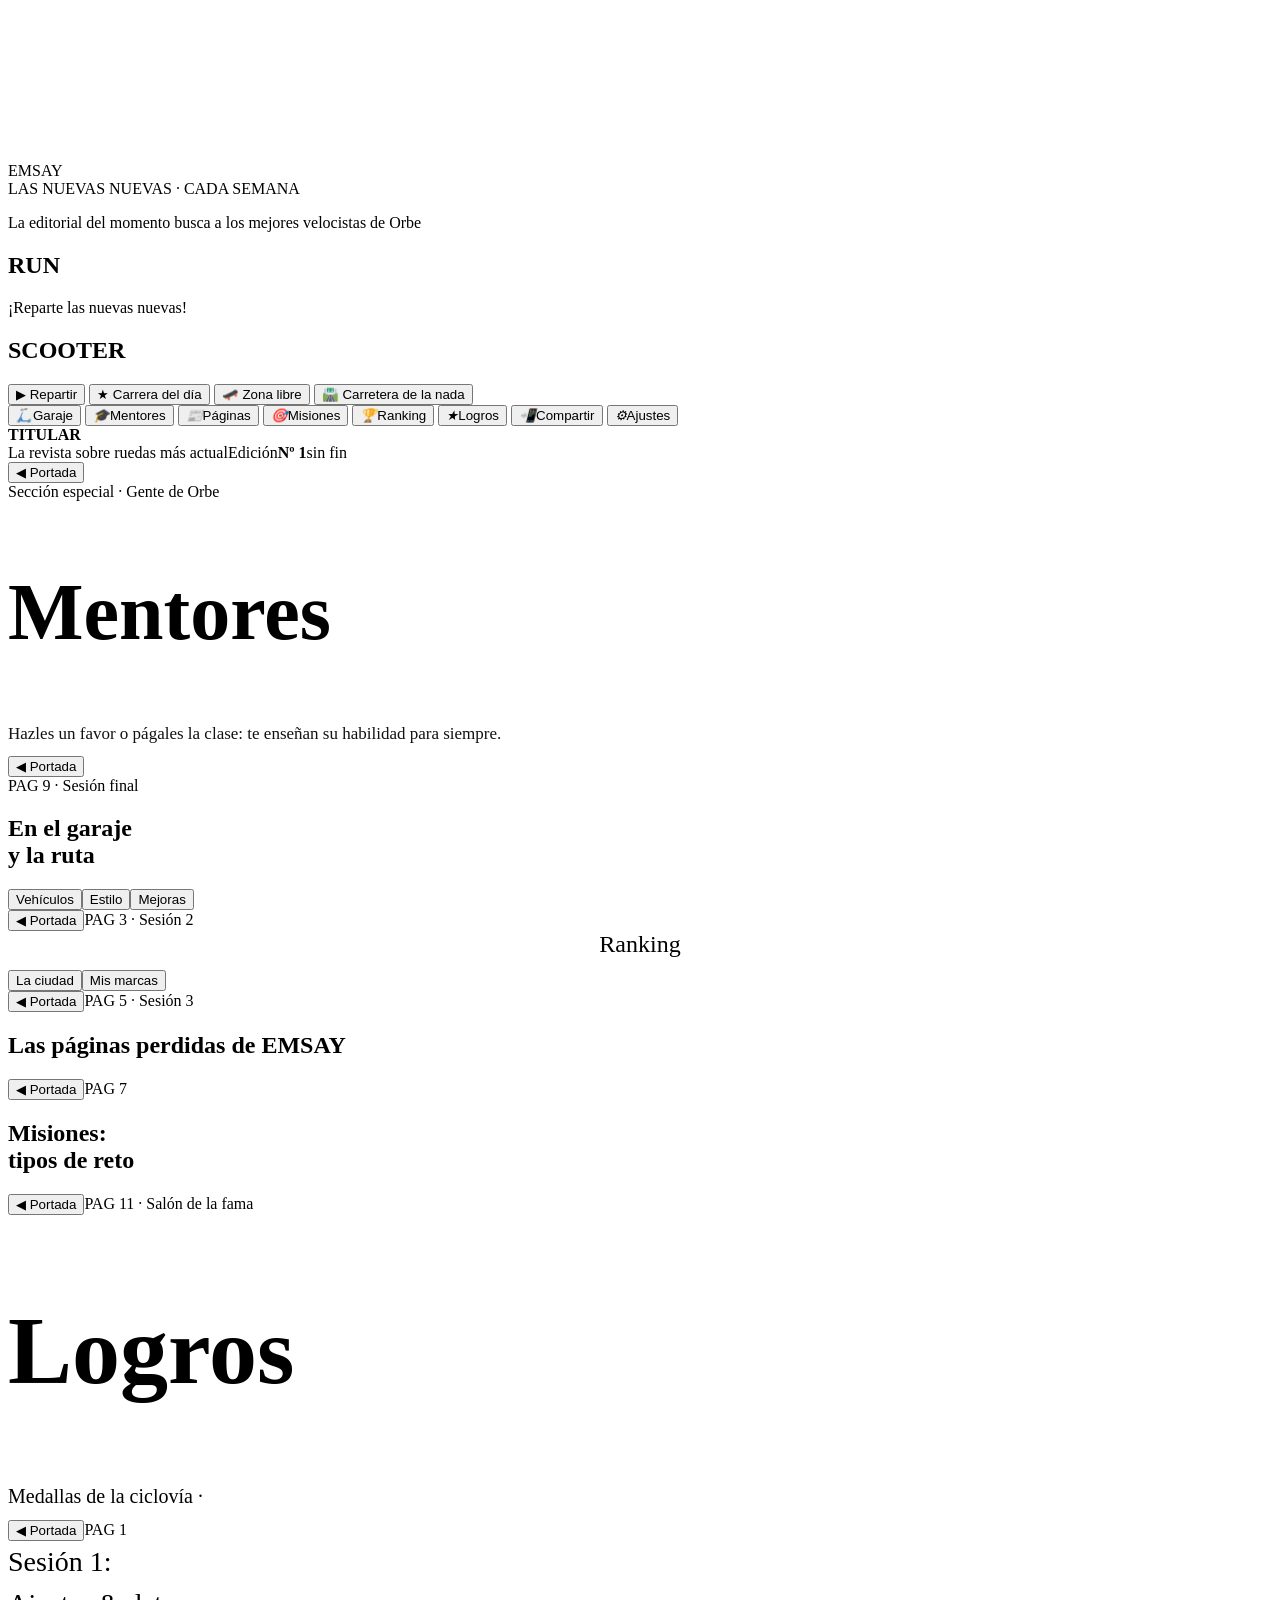
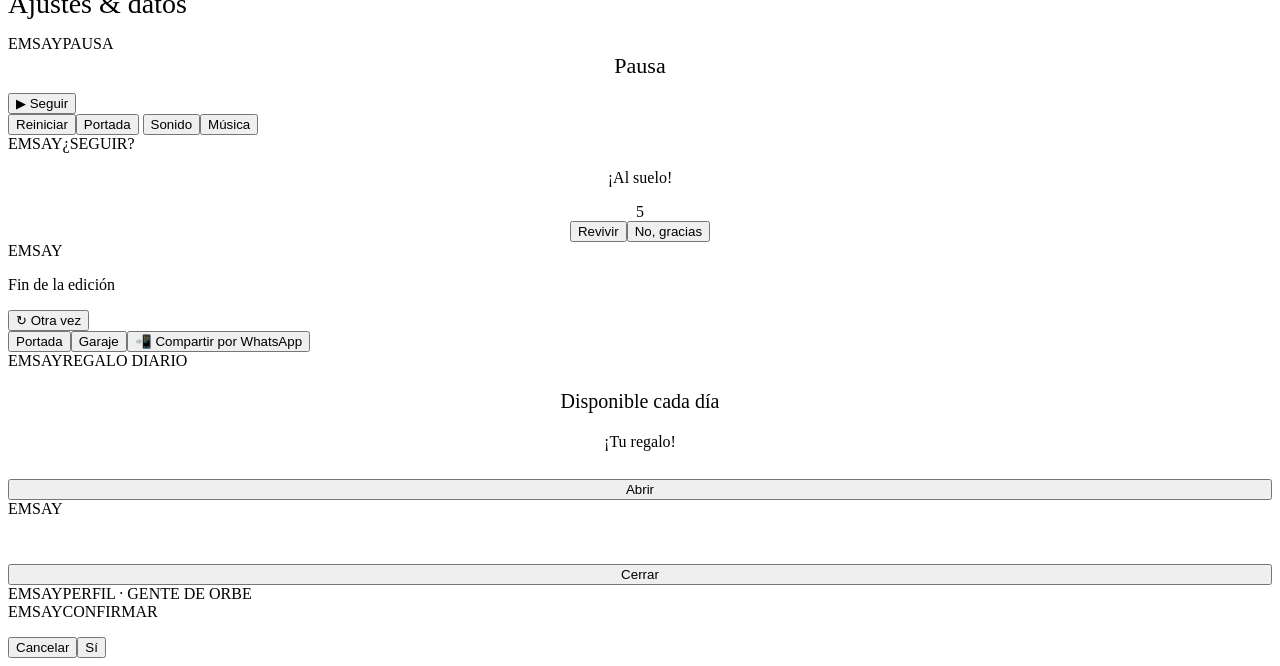
<file: src/index.html>
<!DOCTYPE html>
<html lang="es"><head><meta charset="utf-8">
<meta name="viewport" content="width=device-width,initial-scale=1,viewport-fit=cover,user-scalable=no">
<meta name="theme-color" content="#0e6378"><meta name="color-scheme" content="light">
<title>Run Scooter</title>
<meta name="description" content="Run Scooter: corredor sin fin en 3D por la ciclovía. Scooter, bici, skate, patines y monopatín eléctrico. Monedas, regalos y las páginas perdidas de EMSAY. Funciona sin internet.">
<meta name="application-name" content="Run Scooter">
<meta name="mobile-web-app-capable" content="yes"><meta name="apple-mobile-web-app-capable" content="yes">
<meta name="apple-mobile-web-app-title" content="Run Scooter"><meta name="apple-mobile-web-app-status-bar-style" content="black-translucent">
<link rel="manifest" href="manifest.webmanifest">
<link rel="icon" type="image/png" sizes="48x48" href="favicon.png">
<link rel="icon" type="image/png" sizes="192x192" href="icon-192.png">
<link rel="apple-touch-icon" sizes="180x180" href="apple-touch-icon.png">
<meta property="og:type" content="website"><meta property="og:site_name" content="Run Scooter"><meta property="og:locale" content="es_CO">
<meta property="og:title" content="Run Scooter · la ciclovía sin fin">
<meta property="og:description" content="Corre sin fin por la ciclovía en scooter, bici, skate, patines o monopatín eléctrico. ¡Juega gratis y sin internet!">
<meta property="og:url" content="%URL%">
<meta property="og:image" content="%URL%compartir.png"><meta property="og:image:width" content="1200"><meta property="og:image:height" content="630"><meta property="og:image:alt" content="Run Scooter, portada estilo revista EMSAY">
<meta name="twitter:card" content="summary_large_image"><meta name="twitter:image" content="%URL%compartir.png">
<style>
/*FONTS*/
/*CSS*/
</style></head>
<body><noscript>Run Scooter necesita JavaScript activado.</noscript>
<canvas id="cv"></canvas>
<div id="ui">
  <div id="rain"></div><div id="flash"></div>
  <div id="hud" hidden>
    <div class="hl"><div id="hScore" class="hs">0</div>
      <div class="hrow"><div class="hc"><span class="coin"></span><b id="hCoins">0</b></div><div class="hc dl" id="hDel" hidden></div></div>
      <div class="hinfo"><span id="hDist" class="hd">0 M</span><span id="hSlope" class="slope" hidden></span></div>
      <div id="hWord" class="word"></div>
    </div>
    <div class="hr"><button id="bPause" data-act="pause" aria-label="Pausa"><svg viewBox="0 0 24 24"><rect x="6" y="5" width="4.2" height="14" rx="1.2"/><rect x="13.8" y="5" width="4.2" height="14" rx="1.2"/></svg></button><div id="hMult" class="hm">×1</div><div id="hPow"></div></div>
    <div class="htop"><div id="hCorner" class="corner" hidden></div><div id="hDrill" class="drill" hidden></div><div id="hLight" class="lt" hidden></div><div id="hPol" class="pol" hidden></div><div id="hWarn" class="warn" hidden></div><div id="hRiv" class="riv" hidden></div><div id="hCombo" class="combo" hidden></div></div>
    <button id="bDelL" class="del l" hidden aria-label="Entregar a la izquierda"><svg class="rg" viewBox="0 0 40 40"><circle class="bg" cx="20" cy="20" r="18"/><circle class="fg" cx="20" cy="20" r="18"/></svg><span class="ic"></span><small></small></button>
    <button id="bDelR" class="del r" hidden aria-label="Entregar a la derecha"><svg class="rg" viewBox="0 0 40 40"><circle class="bg" cx="20" cy="20" r="18"/><circle class="fg" cx="20" cy="20" r="18"/></svg><span class="ic"></span><small></small></button>
    <div class="enbar"><div class="enl"><svg viewBox="0 0 24 24"><path d="M12 21s-7.5-4.6-9.6-9.2C.9 8.4 3 4.6 6.6 4.6c2 0 3.4 1.1 4.2 2.4h2.4c.8-1.3 2.2-2.4 4.2-2.4 3.6 0 5.7 3.8 4.2 7.2C19.5 16.4 12 21 12 21z"/></svg><small id="enL">ALIENTO</small></div><i><b id="enF"></b></i></div>
    <button id="bBrake" class="pad brake" aria-label="Freno: mantén presionado"><svg class="ico" viewBox="0 0 24 24"><rect x="6.5" y="6.5" width="11" height="11" rx="2.2"/></svg><small>FRENO</small></button>
    <button id="bBoost" class="pad boost" aria-label="Impulso: toca seguido para acelerar"><svg class="rg" viewBox="0 0 40 40"><circle class="bg" cx="20" cy="20" r="18"/><circle class="fg" id="bbF" cx="20" cy="20" r="18"/></svg><svg class="bolt" viewBox="0 0 24 24"><path d="M13.6 1.5 4.2 13.4h6.3l-1.9 9.1 9.9-12.3h-6.4z"/></svg><small>IMPULSO</small></button>
    <div id="hPop"></div>
    <div id="hBanner"></div>
    <div id="hTut" class="tut" hidden></div>
    <div id="hStum" class="stum" hidden>¡CUIDADO!</div>
    <div id="hCnt" class="cnt" hidden></div>
    <div id="hFps" class="fps" hidden></div>
  </div>

  <section id="sCover" class="scr cover on">
    <div class="cband"><div>EMSAY</div><div>LAS NUEVAS NUEVAS · CADA SEMANA</div></div>
    <div class="cbody">
      <p class="srf">La editorial del momento busca a los mejores velocistas de Orbe</p>
      <h1 class="mega t1">RUN</h1>
      <p class="kick">¡Reparte las nuevas nuevas!</p>
      <h1 class="mega t2">SCOOTER</h1>
      <div class="cmid"></div>
      <div class="evt" id="cEvt"></div>
      <div class="pcard" id="cCard"></div>
      <div class="cbtns">
        <button class="btn pri big" data-act="play" data-arg="n">▶ Repartir</button>
        <button class="btn red" data-act="play" data-arg="ch">★ Carrera del día<i id="dCh" class="dot" style="background:var(--amb)" hidden></i></button>
        <button class="btn free" data-act="play" data-arg="free">🛹 Zona libre</button>
        <button class="btn free" data-act="play" data-arg="ruta">🛣️ Carretera de la nada</button>
      </div>
      <div class="cgrid">
        <button class="btn" data-act="go" data-arg="sGarage"><i>🛴</i>Garaje</button>
        <button class="btn" data-act="go" data-arg="sMent"><i>🎓</i>Mentores<b id="dMent" class="dot" hidden></b></button>
        <button class="btn" data-act="go" data-arg="sStory"><i>📰</i>Páginas<b id="dStory" class="dot" hidden></b></button>
        <button class="btn" data-act="go" data-arg="sMis"><i>🎯</i>Misiones<b id="dMis" class="dot" hidden></b></button>
        <button class="btn" data-act="go" data-arg="sRank"><i>🏆</i>Ranking</button>
        <button class="btn" data-act="go" data-arg="sAch"><i>★</i>Logros</button>
        <button class="btn" data-act="share"><i>📲</i>Compartir</button>
        <button class="btn" data-act="go" data-arg="sSet"><i>⚙</i>Ajustes</button>
      </div>
      <div class="ticker"><b>TITULAR</b><div class="tk"><span id="cTick"></span></div></div>
    </div>
    <div class="cfoot"><span class="mega">La revista sobre ruedas más actual</span><span class="adv">Edición<b><span id="cEd">Nº 1</span></b>sin fin</span></div>
  </section>

  <section id="sMent" class="scr"><div class="page pg-paper"><div class="wrap">
    <div class="ph"><button class="back" data-act="go" data-arg="sCover">◀ Portada</button><div class="wallet" id="mtWallet"></div></div>
    <div class="pag">Sección especial · Gente de Orbe</div>
    <h2 class="mega" style="font-size:clamp(46px,14vw,80px);color:var(--red)">Mentores</h2>
    <p class="kick" style="font-size:17px;margin:2px 0 12px;color:#111">Hazles un favor o págales la clase: te enseñan su habilidad para siempre.</p>
    <div id="mtBody"></div>
  </div></div></section>

  <section id="sGarage" class="scr gar">
    <div class="show"><div class="ph"><button class="back" data-act="go" data-arg="sCover">◀ Portada</button><div class="wallet" id="gWallet"></div></div><div class="vname" id="gName"></div></div>
    <div class="page pg-mus"><div class="wrap">
      <div class="pag">PAG 9 · Sesión final</div>
      <h2 class="h-final">En el garaje<br>y la ruta</h2>
      <div class="tabs" id="gTabs"><button data-act="gtab" data-arg="veh" class="on"><span>Vehículos</span></button><button data-act="gtab" data-arg="cos"><span>Estilo</span></button><button data-act="gtab" data-arg="up"><span>Mejoras</span></button></div>
      <div id="gBody"></div>
    </div></div>
  </section>

  <section id="sRank" class="scr"><div class="page pg-gray"><div class="wrap">
    <div class="ph"><button class="back" data-act="go" data-arg="sCover">◀ Portada</button><span class="pag">PAG 3 · Sesión 2</span></div>
    <div class="boxed sp" style="text-align:center;font-size:clamp(16px,5vw,24px);margin-bottom:12px">Ranking</div>
    <div id="rCard"></div>
    <div class="tabs" id="rTabs"><button data-act="rtab" data-arg="city" class="on"><span>La ciudad</span></button><button data-act="rtab" data-arg="me"><span>Mis marcas</span></button></div>
    <div id="rBody"></div>
  </div></div></section>

  <section id="sStory" class="scr"><div class="page pg-red"><div class="wrap">
    <div class="ph"><button class="back" data-act="go" data-arg="sCover">◀ Portada</button><span class="pag">PAG 5 · Sesión 3</span></div>
    <h2 class="h-serif">Las páginas perdidas de EMSAY</h2>
    <p class="lede" id="stLede"></p>
    <div class="stabs" id="stTabs"></div>
    <div class="pgrid" id="stGrid"></div>
  </div></div></section>

  <section id="sMis" class="scr"><div class="page pg-mar"><div class="wrap">
    <div class="ph"><button class="back" data-act="go" data-arg="sCover">◀ Portada</button><span class="pag">PAG 7</span></div>
    <div class="squig"></div>
    <h2 class="h-groovy">Misiones:<br>tipos de reto</h2>
    <div id="mBody"></div>
    <div class="squig"></div>
  </div></div></section>

  <section id="sAch" class="scr"><div class="page pg-teal"><div class="wrap">
    <div class="ph"><button class="back" data-act="go" data-arg="sCover">◀ Portada</button><span class="pag">PAG 11 · Salón de la fama</span></div>
    <h2 class="mega" style="font-size:clamp(54px,17vw,96px);color:var(--cream)">Logros</h2><p class="kick" style="color:var(--amb);font-size:20px;margin:2px 0 12px">Medallas de la ciclovía · <span id="achN"></span></p>
    <div class="achs" id="achBody"></div>
  </div></div></section>

  <section id="sSet" class="scr"><div class="page pg-yel"><div class="wrap">
    <div class="ph"><button class="back" data-act="go" data-arg="sCover">◀ Portada</button><span class="pag">PAG 1</span></div>
    <div class="boxed sp" style="font-size:clamp(18px,6vw,28px);line-height:1.5;margin-bottom:10px">Sesión 1:<br>Ajustes &amp; datos</div>
    <div id="setBody"></div>
  </div></div></section>

  <div id="oPause" class="ov"><div class="panel"><div class="pband"><span>EMSAY</span><span>PAUSA</span></div><div class="pin">
    <div class="boxed sp" style="text-align:center;font-size:22px;margin-bottom:14px">Pausa</div>
    <div class="cbtns" style="margin:0 auto"><button class="btn pri big" data-act="resume">▶ Seguir</button>
      <div class="cgrid"><button class="btn" data-act="restart">Reiniciar</button><button class="btn" data-act="quit">Portada</button>
      <button class="btn free w2" data-act="endFree" id="pEnd" hidden>🛹 Terminar y ver mi habilidad</button>
      <button class="btn gh" data-act="tsfx" id="pSfx">Sonido</button><button class="btn gh" data-act="tmus" id="pMus">Música</button></div></div>
  </div></div></div>

  <div id="oRevive" class="ov"><div class="panel"><div class="pband"><span>EMSAY</span><span>¿SEGUIR?</span></div><div class="pin" style="text-align:center">
    <p class="over-t">¡Al suelo!</p><p id="rvWhy" style="font-family:var(--fs);font-style:italic"></p>
    <div class="ring" id="rvRing">5</div>
    <div class="cbtns" style="margin:0 auto"><button class="btn red big" data-act="revive" id="rvBtn">Revivir</button><button class="btn gh" data-act="norevive">No, gracias</button></div>
  </div></div></div>

  <div id="oOver" class="ov"><div class="panel"><div class="pband"><span>EMSAY</span><span id="oDate"></span></div><div class="pin">
    <p class="over-t" id="oT">Fin de la <span>edición</span></p>
    <div id="oBadge"></div>
    <div class="film" style="margin:10px 0" id="oStats"></div>
    <div id="oExtra"></div>
    <div class="cbtns" style="margin:12px auto 0"><button class="btn pri big" data-act="play">↻ Otra vez</button>
      <div class="cgrid"><button class="btn" data-act="quit">Portada</button><button class="btn" data-act="go" data-arg="sGarage">Garaje</button><button class="btn red w2" data-act="share">📲 Compartir por WhatsApp</button></div></div>
  </div></div></div>

  <div id="oDaily" class="ov"><div class="panel"><div class="pband"><span>EMSAY</span><span>REGALO DIARIO</span></div><div class="pin" style="text-align:center">
    <p class="kick" style="font-size:20px">Disponible cada día</p><p class="over-t" style="color:var(--navy)">¡Tu regalo!</p>
    <div id="dlBody"></div><button class="btn pri big" data-act="daily" style="margin-top:12px;width:100%">Abrir</button>
  </div></div></div>

  <div id="oRead" class="ov" data-act="closeRead"><div class="panel rd"><div class="pband"><span>EMSAY</span><span id="rdN"></span></div><div class="pin">
    <h3 class="h-serif" id="rdT" style="font-size:34px"></h3><div class="film" id="rdX"></div>
    <button class="btn" data-act="closeRead" style="margin-top:12px;width:100%">Cerrar</button>
  </div></div></div>

  <div id="oMent" class="ov" data-act="closeMent"><div class="panel rd"><div class="pband"><span>EMSAY</span><span>PERFIL · GENTE DE ORBE</span></div><div class="pin" id="mpBody"></div></div></div>

  <div id="oConf" class="ov"><div class="panel"><div class="pband"><span>EMSAY</span><span>CONFIRMAR</span></div><div class="pin">
    <p id="cfT" style="font-weight:700"></p><div class="row" style="justify-content:flex-end"><button class="btn gh" data-act="cfNo">Cancelar</button><button class="btn red" data-act="cfYes">Sí</button></div>
  </div></div></div>

  <div id="toasts"></div>
</div>
<input type="file" id="fImp" accept="application/json,.json" hidden>
<script>
/*JS*/
</script>
</body></html>
</file>
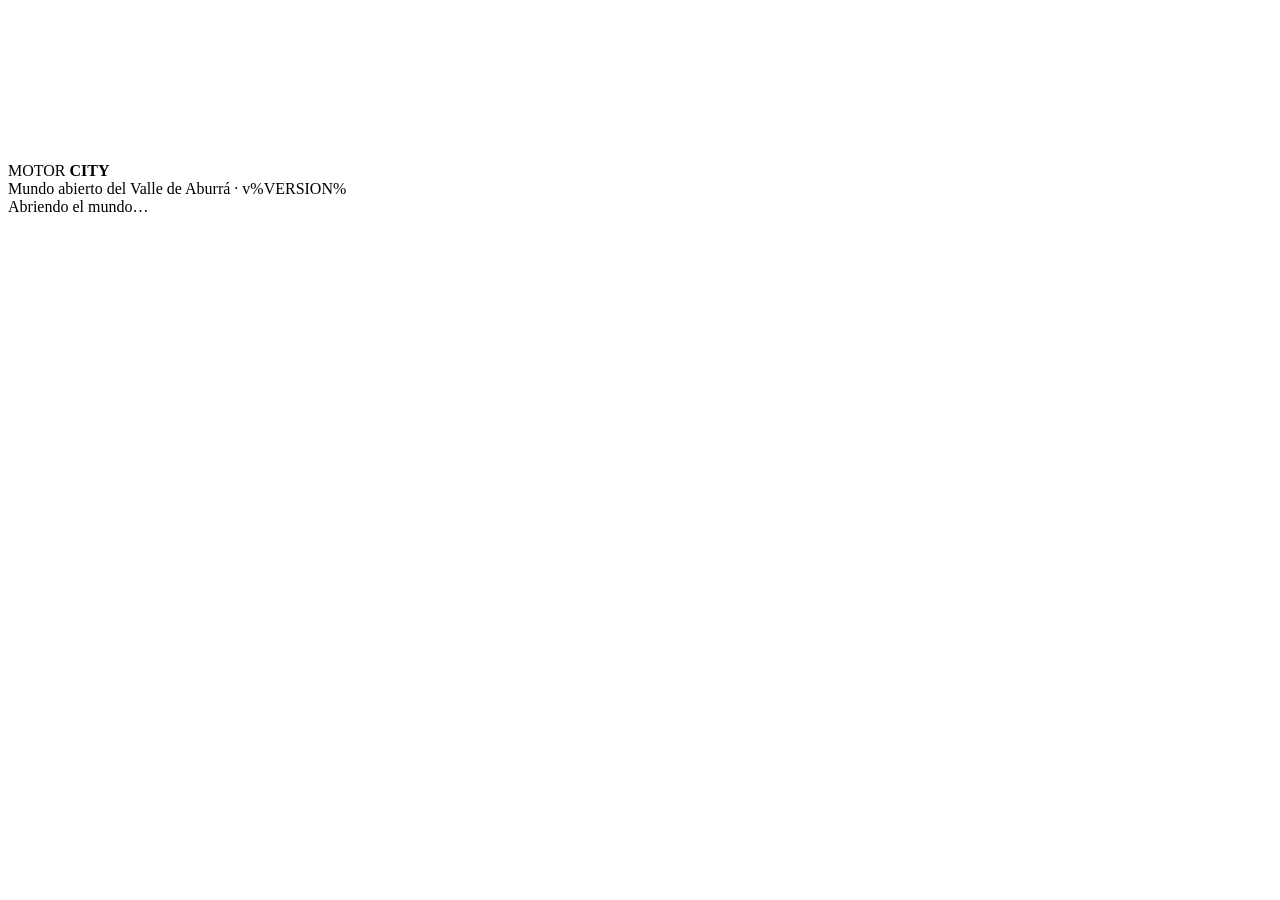
<file: motor-city/sandbox/index.html>
<!doctype html>
<html lang="es-CO">
<head>
<link rel="icon" href="data:,">
<meta charset="utf-8">
<meta name="viewport" content="width=device-width,initial-scale=1,maximum-scale=1,user-scalable=no,viewport-fit=cover">
<meta name="theme-color" content="#0b1020">
<title>Motor City · Mundo abierto del Valle</title>
<meta name="description" content="Banco de pruebas del Motor City %VERSION%: el mundo abierto de Medellín y el Valle de Aburrá que comparten Juega EnCicla, El Metro y los juegos que vienen.">
<style>/*CSS*/</style>
</head>
<body>
<canvas id="cv"></canvas>
<div id="carga"><div class="logo">MOTOR <b>CITY</b></div><div class="sub">Mundo abierto del Valle de Aburrá · v%VERSION%</div><div class="barra"><i id="cargaB"></i></div><div id="cargaT">Abriendo el mundo…</div></div>
<div id="hud" hidden>
  <div id="arriba"><span id="hHora" class="chip"></span><span id="hClima" class="chip"></span><span id="hLugar" class="chip lugar"></span></div>
  <div id="hCalle"></div>
  <div id="hVel"><b id="hV">0</b><small>km/h</small><span id="hVeh"></span></div>
  <div id="hAviso"></div>
  <div id="hCruce"></div>
  <div id="botones">
    <button id="bVista" title="Vista (V)">🗺️<span>Vista</span></button>
    <button id="bPixel" title="Pixel (P)">👾<span>Pixel</span></button>
    <button id="bVeh" title="Vehículo (B)">🚲<span>Vehículo</span></button>
    <button id="bHora" title="Hora (H)">🕐<span>Hora</span></button>
    <button id="bClima" title="Clima (C)">☁️<span>Clima</span></button>
    <button id="bYo" title="Personaje (Y)">🧑<span>Yo</span></button>
    <button id="bIr" title="Ir a un lugar (G)">📍<span>Ir</span></button>
  </div>
  <button id="bRun" hidden>RUN<small>ciclovía</small></button>
  <div id="pad"><button id="bSalto">⤒</button><button id="bTurbo">⚡</button></div>
  <div id="menu" hidden></div>
  <div id="pie">© colaboradores de OpenStreetMap (ODbL) vía Overture Maps · capas oficiales de Medellín · relieve SRTM/NASA</div>
</div>
<div id="run" hidden><canvas id="runCv"></canvas><div id="runHud"></div></div>
<script>/*MUNDO*/</script>
<script>/*MOTOR*/</script>
<script>/*RUN*/</script>
<script>/*SANDBOX*/</script>
</body>
</html>
</file>
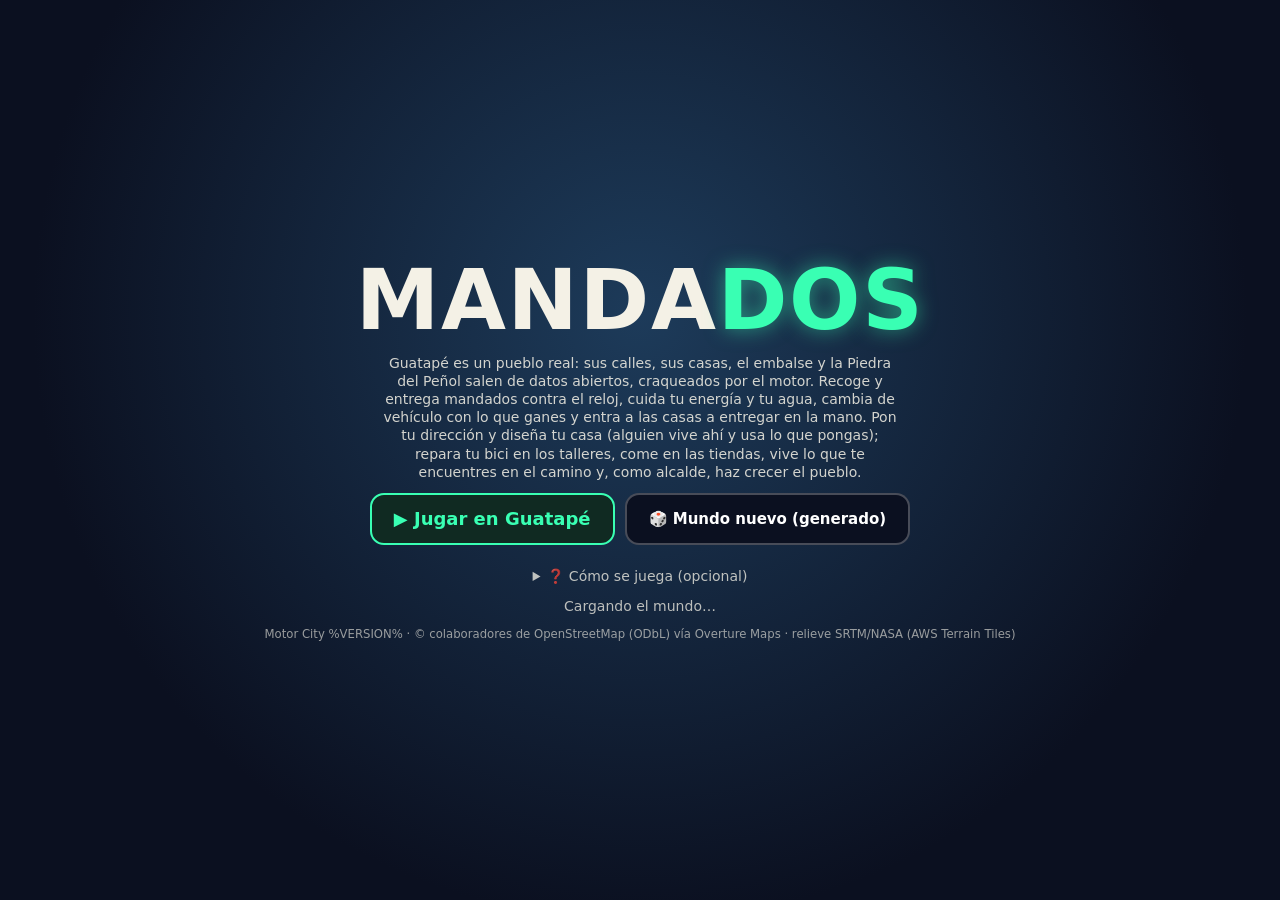
<file: motor-city/juegos/mandados/index.html>
<!doctype html>
<html lang="es-CO">
<head>
<link rel="icon" href="data:,">
<meta charset="utf-8">
<meta name="viewport" content="width=device-width,initial-scale=1,maximum-scale=1,user-scalable=no,viewport-fit=cover">
<meta name="theme-color" content="#0b1020">
<title>Mandados · Guatapé · Motor City</title>
<meta name="description" content="Minijuego de prueba de Motor City %VERSION%: haz mandados por Guatapé, un pueblo real craqueado de datos abiertos.">
<style>
[hidden]{display:none!important}
html,body{margin:0;height:100%;background:#0b1020;color:#f4f1e6;font:14px/1.3 system-ui,-apple-system,'Segoe UI',Roboto,sans-serif;overflow:hidden;user-select:none;-webkit-user-select:none}
#cv{position:fixed;inset:0;width:100vw;height:100vh;display:block;touch-action:none}
#portada{position:fixed;inset:0;z-index:30;display:grid;place-content:center;gap:12px;text-align:center;padding:20px;background:radial-gradient(circle at 50% 35%,#1d3b5a,#0b1020 70%)}
#portada h1{margin:0;font:900 clamp(40px,12vw,84px)/1 system-ui;letter-spacing:.02em}#portada h1 b{color:#39ffb3;text-shadow:0 0 20px rgba(57,255,179,.5)}
#portada p{max-width:520px;margin:0 auto;opacity:.85}#portada .bts{display:flex;gap:10px;justify-content:center;flex-wrap:wrap}
#portada button{min-height:52px;padding:0 22px;border-radius:14px;border:2px solid #39ffb3;background:#102a22;color:#39ffb3;font:800 18px system-ui;cursor:pointer}
#portada button.b2{border-color:#ffffff40;background:#0b1020;color:#fff;font-size:15px}
#portada small{opacity:.6}#estado{min-height:18px;opacity:.75}
#interior{position:fixed;inset:0;z-index:25;background:#141822}#interior canvas{width:100vw;height:100vh;display:block;touch-action:none}
.hoja{position:fixed;left:50%;transform:translateX(-50%);z-index:40;width:min(460px,92vw);padding:16px;border-radius:16px;background:rgba(11,16,32,.94);border:1px solid #ffffff2a;box-shadow:0 10px 40px #0008}
#casaForm{top:max(16px,env(safe-area-inset-top))}#casaForm h3{margin:0 0 6px;font-size:18px}#casaForm p{margin:4px 0 10px;opacity:.75;font-size:13px}
#casaForm input[type=text]{width:100%;box-sizing:border-box;min-height:46px;padding:0 12px;border-radius:12px;border:1px solid #ffffff40;background:#0b1020;color:#fff;font:16px system-ui}
#casaForm label{display:flex;gap:8px;align-items:center;margin:10px 0;font-size:13px;opacity:.85}
.fila{display:flex;gap:8px;flex-wrap:wrap}.fila button{flex:1;min-height:46px;min-width:46px;border-radius:12px;border:1px solid #39ffb3;background:#102a22;color:#39ffb3;font:800 15px system-ui;cursor:pointer}.fila button.b2{border-color:#ffffff40;background:#0b1020;color:#fff}
#barraCasa{bottom:max(14px,env(safe-area-inset-bottom));padding:10px}#barraCasa .fila{gap:6px}#barraCasa .fila button{font-size:12px;min-width:0;padding:4px 2px;line-height:1.15;white-space:normal}
#comoSe{margin:10px auto 0;max-width:520px;text-align:left;font-size:14px;opacity:.9}#comoSe summary{cursor:pointer;text-align:center;opacity:.85}#comoSe p{line-height:1.5;margin:8px 0 0}
</style>
</head>
<body>
<canvas id="cv"></canvas>
<div id="interior" hidden><canvas id="icv"></canvas></div>
<div id="casaForm" class="hoja" hidden>
  <h3>🏠 Tu casa en el juego</h3>
  <p>Escribe tu dirección como en Colombia (por ejemplo, «Calle 31 # 28-15»). El juego busca la calle y el cruce en el mapa real y te da esa casa. <b>Tu dirección no sale de tu celular.</b></p>
  <input id="casaTxt" type="text" placeholder="Calle 31 # 28-15" autocomplete="street-address" aria-label="Dirección">
  <label><input id="casaRec" type="checkbox"> Recordar la dirección en este celular</label>
  <div class="fila"><button id="casaOk">Buscar mi casa</button><button id="casaNo" class="b2">Cancelar</button></div>
</div>
<div id="barraCasa" class="hoja" hidden><div id="bcInfo" style="font-size:13px;opacity:.85;margin:0 4px 8px"></div><div class="fila"><button id="bcEstilo">🎨 Estilo</button><button id="bcComprar">🛋️ Comprar</button><button id="bcGirar">↻ Girar</button><button id="bcQuitar">🗑️ Quitar</button><button id="bcSalir" class="b2">🚪 Salir</button></div></div>
<div id="portada">
  <h1>MANDA<b>DOS</b></h1>
  <p>Guatapé es un pueblo real: sus calles, sus casas, el embalse y la Piedra del Peñol salen de datos abiertos, craqueados por el motor. Recoge y entrega mandados contra el reloj, cuida tu energía y tu agua, cambia de vehículo con lo que ganes y entra a las casas a entregar en la mano. Pon tu dirección y diseña tu casa (alguien vive ahí y usa lo que pongas); repara tu bici en los talleres, come en las tiendas, vive lo que te encuentres en el camino y, como alcalde, haz crecer el pueblo.</p>
  <div class="bts"><button id="jugar">▶ Jugar en Guatapé</button><button id="generado" class="b2">🎲 Mundo nuevo (generado)</button></div>
  <details id="comoSe"><summary>❓ Cómo se juega (opcional)</summary><p><b>Moverte:</b> arrastra abajo a la izquierda (o flechas / WASD). <b>Saltar ⤒ y turbo ⚡:</b> abajo a la derecha (espacio y Shift). <b>Mirar:</b> arrastra a la derecha; pellizca o usa la rueda para acercar. <b>Mandados:</b> sigue la flecha amarilla y entrega en la mano. <b>Vehículos:</b> 🚲 garaje. <b>Agua:</b> «🏊 Al agua» y mantén 🔽 para bucear. En el juego está en ⚙️ Ajustes.</p></details>
  <div id="estado">Cargando el mundo…</div>
  <small>Motor City %VERSION% · © colaboradores de OpenStreetMap (ODbL) vía Overture Maps · relieve SRTM/NASA (AWS Terrain Tiles)</small>
</div>
<script>/*MUNDO*/</script>
<script>/*MOTOR*/</script>
<script>/*JUEGO*/</script>
</body>
</html>
</file>
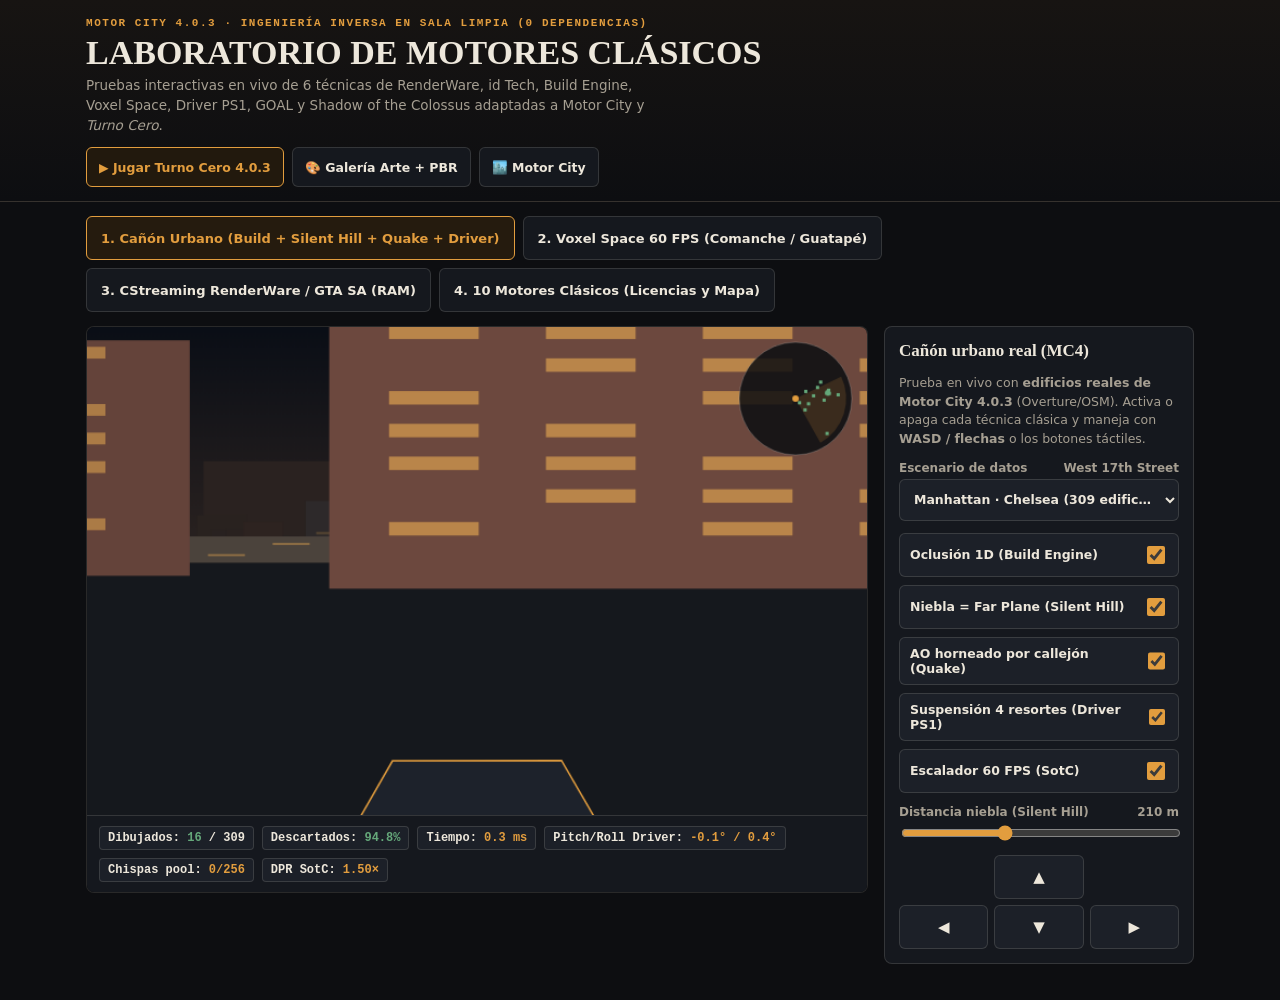
<file: motor-city/experimentos/tecnicas-clasicas/laboratorio.html>
<!doctype html>
<html lang="es-CO">
<head>
<meta charset="utf-8">
<meta name="viewport" content="width=device-width,initial-scale=1,viewport-fit=cover">
<meta name="theme-color" content="#0d0e11">
<title>Motor City · Laboratorio de Motores Clásicos (Sala Limpia)</title>
<style>
:root{
  --bg:#0d0e11; --surf:#15181e; --surf2:#1c2028; --ink:#ede7db; --muted:#a69f92;
  --amber:#e29d3e; --crimson:#c93b34; --teal:#4e95a3; --ok:#65a87a;
  --line:rgba(237,231,219,.14);
  --serif:Georgia,'Times New Roman',serif;
  --sans:system-ui,-apple-system,'Segoe UI',Roboto,sans-serif;
  --mono:ui-monospace,SFMono-Regular,Menlo,Consolas,monospace;
}
*{box-sizing:border-box}
html,body{margin:0;background:var(--bg);color:var(--ink);font:14px/1.5 var(--sans);-webkit-font-smoothing:antialiased}
a{color:var(--amber)}
button:focus-visible,input:focus-visible,a:focus-visible{outline:2px solid var(--amber);outline-offset:2px}

.wrap{max-width:1160px;margin:0 auto;padding:0 clamp(14px,3vw,26px)}
header{border-bottom:1px solid var(--line);padding:18px 0 14px;background:linear-gradient(180deg,#171412 0%,var(--bg) 100%)}
.head-row{display:flex;flex-wrap:wrap;justify-content:space-between;align-items:flex-end;gap:12px}
.kicker{font:700 11px/1 var(--mono);letter-spacing:.14em;text-transform:uppercase;color:var(--amber)}
h1{margin:6px 0 4px;font:700 clamp(22px,4vw,34px)/1.05 var(--serif);text-transform:uppercase}
.sub{margin:0;color:var(--muted);max-width:68ch;font-size:13.5px}
.links{display:flex;flex-wrap:wrap;gap:8px}
.links a{display:inline-flex;align-items:center;min-height:40px;padding:0 12px;border:1px solid var(--line);border-radius:6px;background:var(--surf);color:var(--ink);text-decoration:none;font:600 12.5px var(--sans)}
.links a.pri{border-color:var(--amber);background:#22190d;color:var(--amber)}

.tabs{display:flex;flex-wrap:wrap;gap:8px;padding:14px 0}
.tabs button{
  min-height:44px;padding:0 14px;border-radius:6px;border:1px solid var(--line);
  background:var(--surf);color:var(--ink);font:700 13px var(--sans);cursor:pointer
}
.tabs button[aria-selected="true"]{border-color:var(--amber);background:#251b0e;color:var(--amber)}

.panel{display:none;padding-bottom:36px}
.panel.on{display:block}

.stage-grid{display:grid;gap:16px;grid-template-columns:1fr 310px;align-items:start}
@media (max-width:900px){.stage-grid{grid-template-columns:1fr}}

.canvas-box{position:relative;background:#08090c;border:1px solid var(--line);border-radius:8px;overflow:hidden}
.canvas-box canvas{display:block;width:100%;height:auto;aspect-ratio:16/10;touch-action:none}
.hud-bar{
  display:flex;flex-wrap:wrap;gap:8px;padding:10px 12px;border-top:1px solid var(--line);
  background:var(--surf);font:600 12px var(--mono)
}
.pill{background:var(--surf2);border:1px solid var(--line);border-radius:4px;padding:4px 8px;color:var(--ink)}
.pill b{color:var(--amber)}
.pill.ok b{color:var(--ok)}
.pill.warn b{color:#ff8a80}

.side{background:var(--surf);border:1px solid var(--line);border-radius:8px;padding:14px;display:grid;gap:12px;min-width:0;overflow:hidden}
.side select{width:100%;max-width:100%;min-width:0;text-overflow:ellipsis}
.side h2{margin:0;font:700 17px/1.2 var(--serif)}
.side p{margin:0;color:var(--muted);font-size:12.5px}
.toggles{display:grid;gap:8px;min-width:0}
.tgl{
  display:flex;align-items:center;justify-content:space-between;gap:10px;min-height:44px;
  padding:8px 10px;border:1px solid var(--line);border-radius:6px;background:var(--surf2);
  color:var(--ink);font:600 12.5px var(--sans);cursor:pointer
}
.tgl input{width:18px;height:18px;accent-color:var(--amber)}
.slider-row{display:grid;gap:4px;font:600 12px var(--sans)}
.slider-row span{display:flex;justify-content:space-between;color:var(--muted)}
.slider-row input[type=range]{width:100%;accent-color:var(--amber)}
.pad{display:grid;grid-template-columns:repeat(3,1fr);gap:6px}
.pad button{
  min-height:44px;border:1px solid var(--line);border-radius:6px;background:var(--surf2);
  color:var(--ink);font:700 15px var(--sans);cursor:pointer;user-select:none
}
.pad button:active{background:var(--amber);color:#000}

.cat-grid{display:grid;gap:14px;grid-template-columns:repeat(auto-fill,minmax(310px,1fr))}
.card{background:var(--surf);border:1px solid var(--line);border-radius:8px;padding:15px;display:grid;gap:8px}
.card .top{display:flex;justify-content:space-between;gap:8px;font:700 11px var(--mono);color:var(--teal);text-transform:uppercase}
.card h3{margin:0;font:700 18px/1.2 var(--serif)}
.card p{margin:0;font-size:13px;color:#cfc8ba}
.card .lic{font:600 11.5px var(--mono);color:var(--amber);border-top:1px solid var(--line);padding-top:8px}

.mem-bars{display:grid;gap:10px;margin-top:8px}
.mbar{background:var(--surf2);border:1px solid var(--line);border-radius:6px;padding:10px 12px}
.mbar-top{display:flex;justify-content:space-between;font:600 12px var(--mono);margin-bottom:5px}
.mtrack{height:10px;background:#0d0e11;border-radius:999px;overflow:hidden}
.mfill{height:100%;border-radius:999px;transition:width .2s}
</style>
</head>
<body>
<header>
  <div class="wrap head-row">
    <div>
      <div class="kicker">Motor City 4.0.3 · Ingeniería inversa en sala limpia (0 dependencias)</div>
      <h1>Laboratorio de Motores Clásicos</h1>
      <p class="sub">Pruebas interactivas en vivo de 6 técnicas de RenderWare, id Tech, Build Engine, Voxel Space, Driver PS1, GOAL y Shadow of the Colossus adaptadas a Motor City y <em>Turno Cero</em>.</p>
    </div>
    <div class="links">
      <a class="pri" href="../../dist/juegos/getaway.html">▶ Jugar Turno Cero 4.0.3</a>
      <a href="../../arte/gemini/turno-cero/galeria.html">🎨 Galería Arte + PBR</a>
      <a href="../../index.html">🏙️ Motor City</a>
    </div>
  </div>
</header>

<main class="wrap">
  <div class="tabs" role="tablist" aria-label="Modos del laboratorio">
    <button role="tab" aria-selected="true" data-tab="urbano">1. Cañón Urbano (Build + Silent Hill + Quake + Driver)</button>
    <button role="tab" aria-selected="false" data-tab="voxel">2. Voxel Space 60 FPS (Comanche / Guatapé)</button>
    <button role="tab" aria-selected="false" data-tab="stream">3. CStreaming RenderWare / GTA SA (RAM)</button>
    <button role="tab" aria-selected="false" data-tab="catalogo">4. 10 Motores Clásicos (Licencias y Mapa)</button>
  </div>

  <!-- TAB 1: CAÑÓN URBANO -->
  <section class="panel on" id="tab-urbano">
    <div class="stage-grid">
      <div class="canvas-box">
        <canvas id="cvUrbano" width="720" height="450" aria-label="Escena interactiva de cañón urbano con oclusión y suspensión"></canvas>
        <div class="hud-bar">
          <span class="pill ok">Dibujados: <b id="stDraw">0</b> / <span id="stTotal">0</span></span>
          <span class="pill ok">Descartados: <b id="stCull">0%</b></span>
          <span class="pill">Tiempo: <b id="stMs">0 ms</b></span>
          <span class="pill">Pitch/Roll Driver: <b id="stSusp">0° / 0°</b></span>
          <span class="pill">Chispas pool: <b id="stPool">0/256</b></span>
          <span class="pill">DPR SotC: <b id="stDpr">1.00×</b></span>
        </div>
      </div>
      <aside class="side">
        <h2>Cañón urbano real (MC4)</h2>
        <p>Prueba en vivo con <b>edificios reales de Motor City 4.0.3</b> (Overture/OSM). Activa o apaga cada técnica clásica y maneja con <b>WASD / flechas</b> o los botones táctiles.</p>
        <label class="slider-row">
          <span><span>Escenario de datos</span><b id="lblCanon">Chelsea · NY</b></span>
          <select id="selCanon" style="min-height:42px;background:var(--surf2);color:var(--ink);border:1px solid var(--line);border-radius:6px;padding:0 10px;font:600 12.5px var(--sans)">
            <option value="ny_chelsea">Manhattan · Chelsea (309 edificios reales MC4)</option>
            <option value="ny_midtown">Manhattan · Midtown (231 edificios reales MC4)</option>
            <option value="md_poblado">Medellín · El Poblado (518 edificios reales MC4)</option>
            <option value="sintetico">Cuadrícula sintética (144 edificios)</option>
          </select>
        </label>
        <div class="toggles">
          <label class="tgl"><span>Oclusión 1D (Build Engine)</span><input type="checkbox" id="tgOcc" checked></label>
          <label class="tgl"><span>Niebla = Far Plane (Silent Hill)</span><input type="checkbox" id="tgFog" checked></label>
          <label class="tgl"><span>AO horneado por callejón (Quake)</span><input type="checkbox" id="tgAO" checked></label>
          <label class="tgl"><span>Suspensión 4 resortes (Driver PS1)</span><input type="checkbox" id="tgSusp" checked></label>
          <label class="tgl"><span>Escalador 60 FPS (SotC)</span><input type="checkbox" id="tgEsc" checked></label>
        </div>
        <label class="slider-row">
          <span><span>Distancia niebla (Silent Hill)</span><b id="lblFog">210 m</b></span>
          <input type="range" id="rgFog" min="90" max="420" value="210">
        </label>
        <div class="pad" aria-label="Controles táctiles">
          <div></div><button type="button" data-k="up">▲</button><div></div>
          <button type="button" data-k="left">◀</button><button type="button" data-k="down">▼</button><button type="button" data-k="right">▶</button>
        </div>
      </aside>
    </div>
  </section>

  <!-- TAB 2: VOXEL SPACE -->
  <section class="panel" id="tab-voxel">
    <div class="stage-grid">
      <div class="canvas-box">
        <canvas id="cvVoxel" width="320" height="200" style="image-rendering:pixelated" aria-label="Terreno 3D Voxel Space real SRTM sin WebGL"></canvas>
        <div class="hud-bar">
          <span class="pill ok">Render: <b>100% CPU Canvas 2D (0 WebGL)</b></span>
          <span class="pill">Relieve: <b id="vxSrc">Guatapé SRTM real</b></span>
          <span class="pill">Tiempo: <b id="vxMs">0 ms</b></span>
          <span class="pill">Columnas: <b id="vxCols">0</b></span>
          <span class="pill">Altura: <b id="vxAlt">155</b></span>
        </div>
      </div>
      <aside class="side">
        <h2>Voxel Space sobre SRTM real</h2>
        <p>Algoritmo de <b>Comanche (1992)</b> y <b>Outcast (1999)</b> leyendo el relieve <b>NASA SRTM + agua/vías reales</b> de los archivos <code>mundo.mc4</code> de Motor City a ~1 ms/cuadro sin WebGL.</p>
        <label class="slider-row">
          <span><span>Mapa de relieve</span><b id="lblVxMap">SRTM MC4</b></span>
          <select id="selVoxel" style="min-height:42px;background:var(--surf2);color:var(--ink);border:1px solid var(--line);border-radius:6px;padding:0 10px;font:600 12.5px var(--sans)">
            <option value="guatape">Guatapé y El Peñol · SRTM real (1813–2028 m)</option>
            <option value="medellin">Medellín · Valle de Aburrá SRTM real (1446–2789 m)</option>
            <option value="proc">Guatapé procedural clásico</option>
          </select>
        </label>
        <label class="slider-row">
          <span><span>Altitud de vuelo</span><b id="lblAlt">165</b></span>
          <input type="range" id="rgAlt" min="65" max="245" value="165">
        </label>
        <label class="slider-row">
          <span><span>Distancia de horizonte</span><b id="lblVxDist">155</b></span>
          <input type="range" id="rgVxDist" min="70" max="240" value="155">
        </label>
        <label class="tgl"><span>Piloto automático panorámico</span><input type="checkbox" id="tgAutoVx" checked></label>
      </aside>
    </div>
  </section>

  <!-- TAB 3: STREAMING RENDERWARE -->
  <section class="panel" id="tab-stream">
    <div class="stage-grid">
      <div class="canvas-box">
        <canvas id="cvStream" width="720" height="450" aria-label="Simulador de sectores 1 km RenderWare CStreaming"></canvas>
        <div class="hud-bar">
          <span class="pill ok">Ciudad activa: <b id="smCity">nueva_york</b></span>
          <span class="pill ok">RAM anillo: <b id="smRam">0 MB</b> / <span id="smCap">12 MB</span></span>
          <span class="pill">Sectores residentes: <b id="smSec">0</b></span>
          <span class="pill">Expulsiones LRU: <b id="smEvict">0</b></span>
        </div>
      </div>
      <aside class="side">
        <h2>RenderWare CStreaming + GOAL</h2>
        <p>Compara la retención de 3 ciudades medidas en Chromium móvil (<b>270,7 MB</b> en 4.0.3 y <b>279,6 MB</b> en PR #9) frente al anillo predictivo con presupuesto rígido y evacuación al cruzar de ciudad.</p>
        <div class="toggles">
          <button type="button" class="tgl" id="btnCityNY"><span>🗽 Saltar a Nueva York</span><b>10 MB MC4</b></button>
          <button type="button" class="tgl" id="btnCityMD"><span>🚠 Saltar a Medellín</span><b>6,8 MB MC4</b></button>
          <button type="button" class="tgl" id="btnCityGU"><span>🚤 Saltar a Guatapé</span><b>0,4 MB MC4</b></button>
        </div>
        <label class="slider-row">
          <span><span>Presupuesto máximo RAM</span><b id="lblCap">12 MB</b></span>
          <input type="range" id="rgCap" min="6" max="24" value="12">
        </label>
        <div class="mem-bars">
          <div class="mbar">
            <div class="mbar-top"><span>NY→MD→GU sin evacuar (4.0.3 / PR #9)</span><span style="color:#ff8a80">270–280 MB</span></div>
            <div class="mtrack"><div class="mfill" style="width:100%;background:var(--crimson)"></div></div>
          </div>
          <div class="mbar">
            <div class="mbar-top"><span>StreamAnillo RenderWare activo</span><span id="smPctTxt" style="color:var(--ok)">0 MB</span></div>
            <div class="mtrack"><div class="mfill" id="smBarFill" style="width:5%;background:var(--ok)"></div></div>
          </div>
        </div>
      </aside>
    </div>
  </section>

  <!-- TAB 4: CATÁLOGO DE 10 MOTORES -->
  <section class="panel" id="tab-catalogo">
    <div class="cat-grid" id="catGrid"></div>
  </section>
</main>

<script src="./mc-clasico.js"></script>
<script src="./datos-reales-mc4.js"></script>
<script>
(function () {
  'use strict';
  const C = window.MCClasico;
  const REAL = window.MC_DATOS_REALES || null;

  /* ---------- Tabs ---------- */
  let tabActiva = 'urbano';
  document.querySelectorAll('.tabs button').forEach(b => {
    b.addEventListener('click', () => {
      tabActiva = b.dataset.tab;
      document.querySelectorAll('.tabs button').forEach(x => x.setAttribute('aria-selected', String(x === b)));
      document.querySelectorAll('.panel').forEach(p => p.classList.toggle('on', p.id === 'tab-' + tabActiva));
    });
  });

  /* ---------- Controles compartidos ---------- */
  const keys = new Set();
  window.addEventListener('keydown', e => {
    if (['ArrowUp','ArrowDown','ArrowLeft','ArrowRight','KeyW','KeyA','KeyS','KeyD'].includes(e.code)) {
      keys.add(e.code);
    }
  });
  window.addEventListener('keyup', e => keys.delete(e.code));
  const mapBtn = { up:'ArrowUp', down:'ArrowDown', left:'ArrowLeft', right:'ArrowRight' };
  document.querySelectorAll('.pad button').forEach(b => {
    const code = mapBtn[b.dataset.k];
    const on = () => keys.add(code), off = () => keys.delete(code);
    b.addEventListener('pointerdown', on);
    b.addEventListener('pointerup', off);
    b.addEventListener('pointerleave', off);
    b.addEventListener('pointercancel', off);
  });

  /* ---------- TAB 1: CAÑÓN URBANO (REAL MC4 + SINTÉTICO) ---------- */
  const cvU = document.getElementById('cvUrbano');
  const gU = cvU.getContext('2d');
  let edificios = [];
  let aoVals = new Float32Array(0);
  const car = { x: 0, y: 0, a: 0.25, v: 9 };

  function cargarCanon(id) {
    const list = [];
    if (id !== 'sintetico' && REAL && REAL.canones && REAL.canones[id]) {
      const src = REAL.canones[id];
      const pal = id.startsWith('md_')
        ? [[152, 92, 68], [134, 86, 68], [108, 96, 86]]
        : [[108, 72, 62], [66, 74, 86], [92, 84, 74]];
      src.edificios.forEach((e, idx) => {
        list.push({ x: e[0], y: e[1], r: e[2], h: e[3], hue: pal[idx % pal.length] });
      });
      document.getElementById('lblCanon').textContent = src.calle || id;
    } else {
      for (let gx = -9; gx <= 9; gx++) {
        for (let gy = -9; gy <= 9; gy++) {
          if (Math.abs(gx) % 3 === 0 || Math.abs(gy) % 3 === 0) continue;
          const seed = Math.abs(gx * 73 + gy * 139);
          list.push({
            x: gx * 28, y: gy * 28, r: 11.5, h: 16 + (seed % 58),
            hue: (seed % 3 === 0) ? [108, 72, 62] : (seed % 3 === 1) ? [64, 72, 82] : [92, 84, 74]
          });
        }
      }
      document.getElementById('lblCanon').textContent = 'Sintético';
    }
    edificios = list;
    aoVals = C.hornearAOUrbano(edificios, 42);
    car.x = 0; car.y = 0; car.a = 0.25; car.v = 9;
  }
  cargarCanon(REAL ? 'ny_chelsea' : 'sintetico');
  document.getElementById('selCanon').addEventListener('change', e => cargarCanon(e.target.value));

  const culleo = new C.CulleoUrbano(96);
  const driver = new C.FisicaDriver();
  const pool = new C.PoolParticulas(256);
  const escalador = new C.EscaladorDinamico({ metaMs: 16.6, inicial: 1.0 });

  const rgFog = document.getElementById('rgFog');
  rgFog.addEventListener('input', () => { document.getElementById('lblFog').textContent = rgFog.value + ' m'; });

  function stepUrbano(dt) {
    const t0 = performance.now();
    const acel = (keys.has('ArrowUp') || keys.has('KeyW')) ? 1 : (keys.has('ArrowDown') || keys.has('KeyS')) ? -1 : 0;
    const giro = (keys.has('ArrowRight') || keys.has('KeyD')) ? 1 : (keys.has('ArrowLeft') || keys.has('KeyA')) ? -1 : 0;
    if (acel !== 0) car.v = Math.max(-10, Math.min(34, car.v + acel * 26 * dt));
    else car.v += (10 - car.v) * 0.4 * dt; /* crucero automatico suave si no se pulsa nada */
    car.a += (giro !== 0 ? giro * 1.9 : Math.sin(performance.now() * 0.0005) * 0.12) * dt;
    car.x += Math.cos(car.a) * car.v * dt;
    car.y += Math.sin(car.a) * car.v * dt;
    if (Math.abs(car.x) > 220) car.x = -Math.sign(car.x) * 210;
    if (Math.abs(car.y) > 220) car.y = -Math.sign(car.y) * 210;

    const usarSusp = document.getElementById('tgSusp').checked;
    const susp = driver.paso(dt, car.v, car.a, giro, Math.sin(car.x * 0.25) * 0.15);
    if (susp.derrape > 0.25 || Math.abs(giro) > 0) {
      pool.emitir(1, car.x, car.y, 0.4, (Math.random() - 0.5) * 8, (Math.random() - 0.5) * 8, 3 + Math.random() * 4, 0.55);
      pool.emitir(2, car.x, car.y, 0.2, (Math.random() - 0.5) * 3, (Math.random() - 0.5) * 3, 1.2, 0.7);
    }
    pool.paso(dt);

    const usarOcc = document.getElementById('tgOcc').checked;
    const usarFog = document.getElementById('tgFog').checked;
    const usarAO = document.getElementById('tgAO').checked;
    const usarEsc = document.getElementById('tgEsc').checked;
    const fogEnd = usarEsc ? Math.min(+rgFog.value, escalador.fog) : +rgFog.value;

    const cam = { x: car.x, y: car.y, a: car.a, z: 2.6 + (usarSusp ? susp.heave * 2 : 0) };
    const res = culleo.filtrar(cam, edificios, { frustum: true, niebla: usarFog, oclusion: usarOcc, fogEnd });

    const W = cvU.width, H = cvU.height;
    const rollPx = usarSusp ? susp.roll * 45 : 0;
    const pitchPx = usarSusp ? susp.pitch * 110 : 0;
    const horiz = H * 0.46 + pitchPx;

    /* cielo y asfalto */
    const grSky = gU.createLinearGradient(0, 0, 0, horiz);
    grSky.addColorStop(0, '#0a0e16');
    grSky.addColorStop(1, usarFog ? '#2a2220' : '#1b2430');
    gU.fillStyle = grSky;
    gU.fillRect(0, 0, W, horiz);
    gU.fillStyle = '#15181d';
    gU.fillRect(0, horiz, W, H - horiz);

    /* dibujar visibles de atras hacia adelante (painter) */
    const fov = Math.PI * 0.48;
    const focal = (W * 0.5) / Math.tan(fov * 0.5);
    const list = res.visibles;
    for (let k = list.length - 1; k >= 0; k--) {
      const it = list[k];
      const b = it.b;
      const dist = Math.max(4, it.fwd);
      const sx = W * 0.5 + Math.tan(it.ang) * focal;
      const bw = Math.max(4, (b.r * 2.1 / dist) * focal);
      const bh = (b.h / dist) * focal;
      const baseY = horiz + (cam.z / dist) * focal + ((sx - W * 0.5) / W) * rollPx;
      const topY = baseY - bh;

      const ao = usarAO ? aoVals[it.i] : 1.0;
      const fogF = usarFog ? Math.min(1, Math.max(0, (it.d - fogEnd * 0.25) / (fogEnd * 0.75))) : 0;
      const rr = Math.round(b.hue[0] * ao * (1 - fogF) + 42 * fogF);
      const gg = Math.round(b.hue[1] * ao * (1 - fogF) + 34 * fogF);
      const bb = Math.round(b.hue[2] * ao * (1 - fogF) + 32 * fogF);

      gU.fillStyle = `rgb(${rr},${gg},${bb})`;
      gU.fillRect(sx - bw * 0.5, topY, bw, bh);

      /* ventanas ambar estilo Manhattan/Medellin */
      if (bw > 16 && fogF < 0.75) {
        gU.fillStyle = `rgba(226,166,80,${(0.65 * (1 - fogF)).toFixed(2)})`;
        const cols = Math.min(4, Math.max(2, Math.floor(bw / 10)));
        const rows = Math.min(7, Math.max(2, Math.floor(bh / 18)));
        for (let r = 0; r < rows; r++) {
          for (let c = 0; c < cols; c++) {
            if (((it.i + r * 5 + c * 3) & 3) === 0) continue;
            gU.fillRect(sx - bw * 0.42 + c * (bw * 0.84 / cols), topY + 6 + r * (bh * 0.85 / rows), Math.max(2, bw * 0.12), Math.max(2, bh * 0.05));
          }
        }
      }
    }

    /* capó del vehículo con cabeceo y balanceo Driver PS1 */
    gU.save();
    gU.translate(W * 0.5, H - 36 + pitchPx * 0.45);
    gU.rotate(usarSusp ? -susp.roll * 0.35 : 0);
    gU.fillStyle = '#1d222b';
    gU.beginPath();
    gU.moveTo(-115, 50); gU.lineTo(-78, -14); gU.lineTo(78, -14); gU.lineTo(115, 50);
    gU.closePath();
    gU.fill();
    gU.strokeStyle = '#e29d3e';
    gU.lineWidth = 1.5;
    gU.stroke();
    gU.restore();

    /* chispas/humo del pool (cero GC) */
    for (let i = 0; i < pool.cap; i++) {
      if (pool.vida[i] <= 0) continue;
      const frac = pool.vida[i] / pool.maxVida[i];
      const px = W * 0.5 + (pool.vx[i] * 14) + Math.sin(i * 1.7) * 58;
      const py = H - 32 - pool.z[i] * 16;
      gU.fillStyle = pool.tipo[i] === 1 ? `rgba(255,190,78,${frac.toFixed(2)})` : `rgba(170,175,185,${(frac * 0.45).toFixed(2)})`;
      gU.fillRect(px, py, pool.tipo[i] === 1 ? 3 : 7, pool.tipo[i] === 1 ? 3 : 7);
    }

    /* mini radar superior derecho con el cono de vision */
    const rx = W - 66, ry = 66, rad = 52;
    gU.fillStyle = 'rgba(10,12,16,.84)';
    gU.beginPath(); gU.arc(rx, ry, rad, 0, Math.PI * 2); gU.fill();
    gU.strokeStyle = 'rgba(237,231,219,.24)'; gU.stroke();
    gU.fillStyle = 'rgba(226,157,62,.16)';
    gU.beginPath(); gU.moveTo(rx, ry); gU.arc(rx, ry, rad * 0.9, car.a - fov * 0.5, car.a + fov * 0.5); gU.closePath(); gU.fill();
    for (let k = 0; k < list.length; k++) {
      const b = list[k].b;
      const mx = rx + (b.x - car.x) * 0.16, my = ry + (b.y - car.y) * 0.16;
      if (Math.hypot(mx - rx, my - ry) < rad - 3) {
        gU.fillStyle = '#65a87a'; gU.fillRect(mx - 1.5, my - 1.5, 3, 3);
      }
    }
    gU.fillStyle = '#e29d3e'; gU.beginPath(); gU.arc(rx, ry, 3, 0, Math.PI * 2); gU.fill();

    const ms = performance.now() - t0;
    const esc = escalador.medir(ms);
    document.getElementById('stDraw').textContent = res.dibujados;
    document.getElementById('stTotal').textContent = res.total;
    document.getElementById('stCull').textContent = res.descartadosPct + '%';
    document.getElementById('stMs').textContent = ms.toFixed(1) + ' ms';
    document.getElementById('stSusp').textContent = `${(susp.pitch * 57.3).toFixed(1)}° / ${(susp.roll * 57.3).toFixed(1)}°`;
    document.getElementById('stPool').textContent = `${pool.activas}/${pool.cap}`;
    document.getElementById('stDpr').textContent = (usarEsc ? esc.escala : 1).toFixed(2) + '×';
  }

  /* ---------- TAB 2: VOXEL SPACE (SRTM REAL MC4 + PROCEDURAL) ---------- */
  const cvV = document.getElementById('cvVoxel');
  const gV = cvV.getContext('2d');
  const imgV = gV.createImageData(cvV.width, cvV.height);
  const bufV = new Uint32Array(imgV.data.buffer);
  const voxel = new C.VoxelTerreno(128);
  const vxCam = { x: 46, y: 74, z: 165, a: -0.55 };

  function cargarVoxel(id) {
    if (id !== 'proc' && REAL && REAL.relieves && REAL.relieves[id]) {
      const snap = REAL.relieves[id];
      voxel.cargarDesdeSnapshot(snap);
      vxCam.x = snap.tam * 0.36; vxCam.y = snap.tam * 0.62; vxCam.a = -0.55;
      document.getElementById('vxSrc').textContent = id === 'guatape' ? 'Guatapé SRTM real' : 'Medellín SRTM real';
      document.getElementById('lblVxMap').textContent = `${snap.minCotaM}–${snap.maxCotaM} m`;
    } else {
      voxel.tam = 256; voxel.mascara = 255;
      voxel.alturas = new Uint8Array(256 * 256);
      voxel.colores = new Uint32Array(256 * 256);
      voxel.generarGuatape();
      vxCam.x = 88; vxCam.y = 165; vxCam.a = -0.65;
      document.getElementById('vxSrc').textContent = 'Guatapé procedural';
      document.getElementById('lblVxMap').textContent = 'Procedural 256×256';
    }
  }
  cargarVoxel(REAL ? 'guatape' : 'proc');
  document.getElementById('selVoxel').addEventListener('change', e => cargarVoxel(e.target.value));
  document.getElementById('rgAlt').addEventListener('input', e => { document.getElementById('lblAlt').textContent = e.target.value; });
  document.getElementById('rgVxDist').addEventListener('input', e => { document.getElementById('lblVxDist').textContent = e.target.value; });

  function stepVoxel(dt) {
    const t0 = performance.now();
    const auto = document.getElementById('tgAutoVx').checked;
    vxCam.z = +document.getElementById('rgAlt').value;
    const tam = voxel.tam;
    const vel = tam === 128 ? 9 : 16;
    if (auto) {
      vxCam.a += 0.22 * dt;
      vxCam.x = (vxCam.x + Math.sin(vxCam.a) * vel * dt + tam) % tam;
      vxCam.y = (vxCam.y - Math.cos(vxCam.a) * vel * dt + tam) % tam;
    } else {
      const giro = (keys.has('ArrowRight') || keys.has('KeyD')) ? 1 : (keys.has('ArrowLeft') || keys.has('KeyA')) ? -1 : 0;
      const av = (keys.has('ArrowUp') || keys.has('KeyW')) ? 1 : (keys.has('ArrowDown') || keys.has('KeyS')) ? -1 : 0;
      vxCam.a += giro * 1.4 * dt;
      vxCam.x = (vxCam.x + Math.sin(vxCam.a) * av * (vel * 1.6) * dt + tam) % tam;
      vxCam.y = (vxCam.y - Math.cos(vxCam.a) * av * (vel * 1.6) * dt + tam) % tam;
    }
    const r = voxel.renderizar(bufV, cvV.width, cvV.height, vxCam, { distancia: +document.getElementById('rgVxDist').value, escalaH: tam === 128 ? 55 : 110 });
    gV.putImageData(imgV, 0, 0);
    const ms = performance.now() - t0;
    document.getElementById('vxMs').textContent = ms.toFixed(1) + ' ms';
    document.getElementById('vxCols').textContent = r.columnasPintadas;
    document.getElementById('vxAlt').textContent = vxCam.z;
  }

  /* ---------- TAB 3: STREAMING RENDERWARE ---------- */
  const cvS = document.getElementById('cvStream');
  const gS = cvS.getContext('2d');
  const stream = new C.StreamAnillo({ tamSector: 1000, presupuestoKB: 12288, radio: 1, ciudad: 'nueva_york' });
  const smPos = { x: 4200, y: 4200, vx: 38, vy: 22 };
  const pesosCiudad = { nueva_york: 1450, medellin: 920, guatape: 280 };

  document.getElementById('btnCityNY').addEventListener('click', () => { stream.cambiarCiudad('nueva_york'); });
  document.getElementById('btnCityMD').addEventListener('click', () => { stream.cambiarCiudad('medellin'); });
  document.getElementById('btnCityGU').addEventListener('click', () => { stream.cambiarCiudad('guatape'); });
  document.getElementById('rgCap').addEventListener('input', e => {
    stream.presupuestoKB = +e.target.value * 1024;
    document.getElementById('lblCap').textContent = e.target.value + ' MB';
    document.getElementById('smCap').textContent = e.target.value + ' MB';
  });

  function stepStream(dt) {
    smPos.x += smPos.vx * dt * 14;
    smPos.y += smPos.vy * dt * 14;
    if (smPos.x > 11000 || smPos.x < 1000) smPos.vx *= -1;
    if (smPos.y > 7000 || smPos.y < 1000) smPos.vy *= -1;
    const kbSec = pesosCiudad[stream.ciudad] || 1000;
    const st = stream.actualizar(smPos.x, smPos.y, smPos.vx, smPos.vy, () => ({ kb: kbSec, datos: true }));

    const W = cvS.width, H = cvS.height;
    gS.fillStyle = '#0c0e13';
    gS.fillRect(0, 0, W, H);
    const cols = 12, rows = 8;
    const cw = W / cols, ch = H / rows;
    for (let r = 0; r < rows; r++) {
      for (let c = 0; c < cols; c++) {
        const k = stream.clave(stream.ciudad, c, r);
        const loaded = stream.cargados.has(k);
        gS.fillStyle = loaded ? 'rgba(78,149,163,.35)' : '#14171f';
        gS.fillRect(c * cw + 2, r * ch + 2, cw - 4, ch - 4);
        gS.strokeStyle = loaded ? '#65a87a' : 'rgba(237,231,219,.08)';
        gS.strokeRect(c * cw + 2, r * ch + 2, cw - 4, ch - 4);
        gS.fillStyle = loaded ? '#ede7db' : '#585c66';
        gS.font = '600 10px ui-monospace,monospace';
        gS.fillText(`${c},${r}`, c * cw + 6, r * ch + 15);
      }
    }
    /* vector de prefetcheo predictivo GOAL/GTA */
    const px = (smPos.x / 12000) * W, py = (smPos.y / 8000) * H;
    const ax = ((smPos.x + smPos.vx * 18) / 12000) * W, ay = ((smPos.y + smPos.vy * 18) / 8000) * H;
    gS.strokeStyle = '#e29d3e'; gS.lineWidth = 2;
    gS.beginPath(); gS.moveTo(px, py); gS.lineTo(ax, ay); gS.stroke();
    gS.fillStyle = '#e29d3e'; gS.beginPath(); gS.arc(px, py, 6, 0, Math.PI * 2); gS.fill();

    const mb = (st.usadoKB / 1024).toFixed(1);
    document.getElementById('smCity').textContent = st.ciudad;
    document.getElementById('smRam').textContent = mb + ' MB';
    document.getElementById('smSec').textContent = st.sectores;
    document.getElementById('smEvict').textContent = st.expulsiones;
    document.getElementById('smPctTxt').textContent = mb + ' MB';
    document.getElementById('smBarFill').style.width = Math.min(100, Math.max(3, (st.usadoKB / 1024 / 258.9) * 100)).toFixed(1) + '%';
  }

  /* ---------- TAB 4: CATÁLOGO ---------- */
  const CATALOGO = [
    ['RenderWare 3.x (2000)', 'PS2 · 32 MB RAM', 'GTA III / Vice City / San Andreas · Burnout 3', 'CStreaming LRU por sectores .IPL/.IMG, impostores de bloque y pools de chispas sin GC.', 'Propietario → Sala limpia en StreamAnillo + PoolParticulas → js/10-sectores.js y js/13-planeta.js'],
    ['id Tech 2 & 3 (1996–99)', 'Pentium II · 16–64 MB', 'Quake · Quake II · Quake III Arena', 'BSP + PVS por mapa de bits RLE O(1), lightmaps y AO horneado por vértice.', 'GPLv2 → Sala limpia en PVSRejilla + hornearAOUrbano → js/45-gl.js y js/45-glb.js'],
    ['Build Engine (1996)', 'Pentium 90 · 16 MB', 'Duke Nukem 3D · Blood · Shadow Warrior', 'Oclusión por portales y columnas 1D front-to-back, pisos inclinados y props vóxel.', 'Propietario no comercial → Sala limpia en CulleoUrbano → js/45-gl.js'],
    ['Voxel Space (1992–99)', '386 / Pentium sin GPU', 'Comanche · Delta Force · Outcast', 'Raycaster de altura + color 2.5D con búfer de horizonte yBuf a 60 FPS en CPU pura.', 'Algoritmo libre (ref. MIT) → VoxelTerreno → respaldo panorámico Guatapé / embalse'],
    ['Reflections Driver (1999)', 'PS1 · 2 MB RAM', 'Driver · Driver 2', '4 ciudades abiertas en 2 MB RAM + suspensión blanda de 4 resortes con cabeceo y derrape.', 'Propietario → Sala limpia en FisicaDriver → js/32-fisica.js y js/45-glb.js'],
    ['GOAL Naughty Dog (2001)', 'PS2 · 32 MB RAM', 'Jak and Daxter · Jak II / 3', 'Mundo abierto continuo sin pantallas de carga con prefetcheo según vector de velocidad.', 'Propietario → Sala limpia en StreamAnillo predictivo → js/10-sectores.js'],
    ['Team ICO PS2 (2005)', 'PS2 · 32 MB RAM', 'ICO · Shadow of the Colossus', 'Pseudo-HDR, impostores lejanos, capas shell y escalador dinámico para proteger FPS.', 'Propietario → Sala limpia en EscaladorDinamico → js/40-vistas.js'],
    ['Team Silent (1999)', 'PS1 · 2 MB RAM', 'Silent Hill', 'Muro de niebla acoplado al plano lejano (farPlane = fogEnd): recorta >70% de polígonos.', 'Propietario → Sala limpia en CulleoUrbano → js/45-gl.js y clima lluvia/neblina'],
    ['Unreal Engine 1 (1998)', 'Pentium II / Glide', 'Unreal · Unreal Tournament · Deus Ex', 'Zonas con portales, iluminación coloreada precalculada y texturas procedurales en KB.', 'Propietario → Sala limpia: portalizado interior/exterior y texturas animadas ligeras'],
    ['Cube 2 · Irrlicht · Torque 3D', 'PC / OpenGL ES', 'Sauerbraten · Tribes 2 · indies', 'Octree editable en vivo, grafo de escena compacto y LOD de terreno auditables.', 'Licencias permisivas zlib / MIT → referencias directas legales para Motor City']
  ];
  document.getElementById('catGrid').innerHTML = CATALOGO.map(([n, hw, j, t, l]) => `
    <article class="card">
      <div class="top"><span>${n}</span><span>${hw}</span></div>
      <h3>${j}</h3>
      <p>${t}</p>
      <div class="lic">${l}</div>
    </article>
  `).join('');

  /* ---------- Bucle principal ---------- */
  let prev = performance.now();
  function loop(now) {
    const dt = Math.min(0.05, (now - prev) / 1000);
    prev = now;
    if (tabActiva === 'urbano') stepUrbano(dt);
    else if (tabActiva === 'voxel') stepVoxel(dt);
    else if (tabActiva === 'stream') stepStream(dt);
    requestAnimationFrame(loop);
  }
  requestAnimationFrame(loop);
})();
</script>
</body>
</html>
</file>
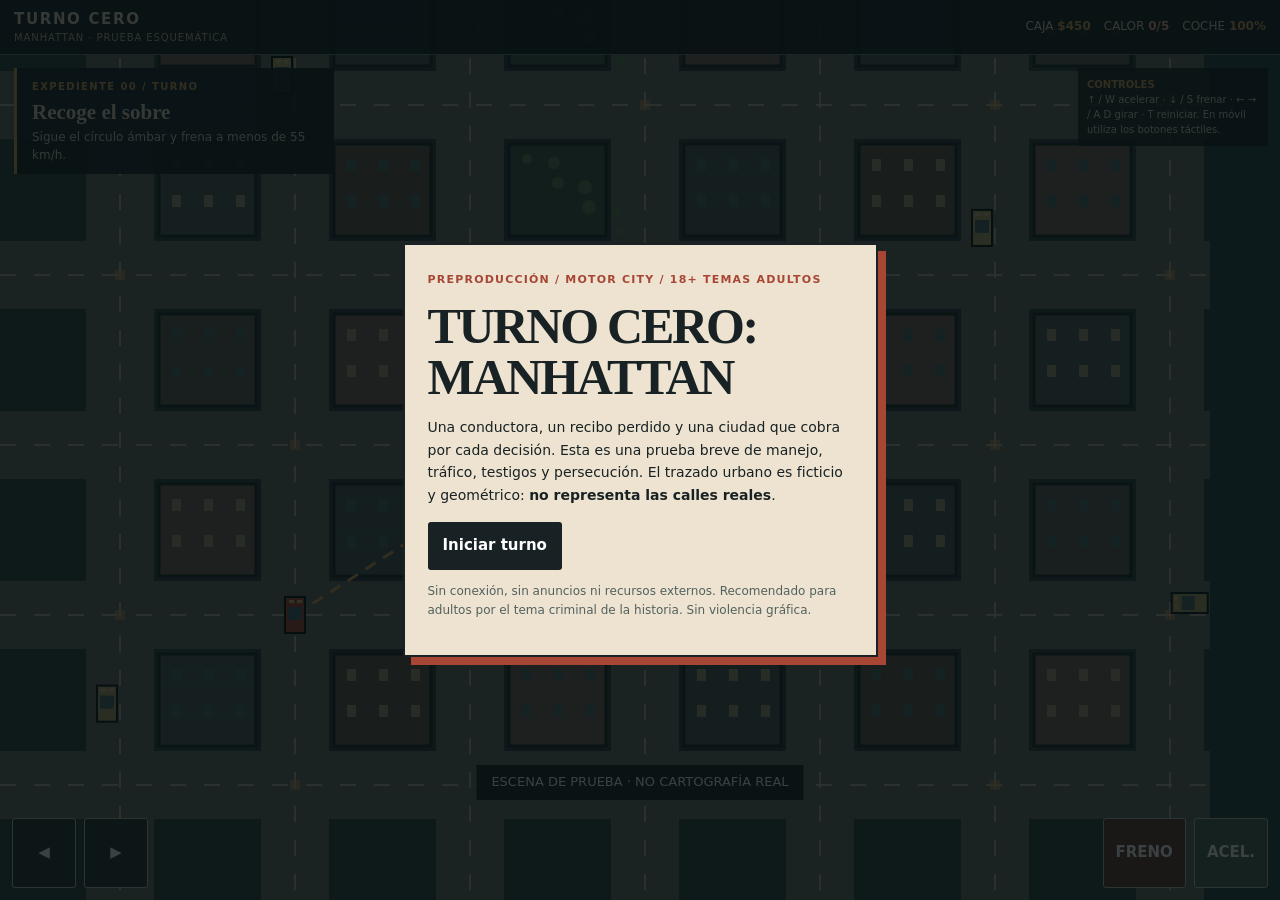
<file: motor-city/juegos/getaway/prototipo.html>
<!doctype html>
<html lang="es">
<head>
<meta charset="utf-8">
<meta name="viewport" content="width=device-width,initial-scale=1,viewport-fit=cover">
<meta name="theme-color" content="#182224">
<meta name="description" content="Turno Cero: ensayo original de persecución y narrativa, con ciudad esquemática; no cartografía real.">
<title>TURNO CERO · Prototipo experimental</title>
<style>
:root{--fondo:#182224;--tinta:#e4d9c5;--gris:#9ba7a5;--linea:#526866;--rojo:#c15b48;--sodio:#d7a15c}
*{box-sizing:border-box}html,body{margin:0;width:100%;height:100%;overflow:hidden;background:var(--fondo);color:var(--tinta);font:15px/1.45 system-ui,"Segoe UI",sans-serif}
button{font:inherit;cursor:pointer;border-radius:3px}button:focus-visible{outline:3px solid var(--sodio);outline-offset:3px}
#escena{display:block;width:100vw;height:100dvh;touch-action:none}
.top{position:fixed;left:0;top:0;right:0;background:rgba(24,34,36,.95);padding:9px 14px;border-bottom:1px solid #6b7b79;display:flex;justify-content:space-between;gap:12px;align-items:center;z-index:5}
.top strong{letter-spacing:.11em;font-size:15px}.top small{font-size:10px;color:#d2bb98;display:block;letter-spacing:.09em}
.meta{display:flex;gap:13px;font-variant-numeric:tabular-nums;font-size:12px;align-items:center}.meta b{color:var(--sodio)}#calor{color:#f0ac93}
.hud{position:fixed;top:68px;left:14px;width:min(320px,calc(100vw - 28px));background:rgba(24,34,36,.92);padding:12px 15px 10px;border-left:3px solid var(--sodio);z-index:5;pointer-events:none}
.hud .eyebrow{font-weight:750;font-size:10px;color:var(--sodio);letter-spacing:.14em}
.hud #objetivo{font:700 21px/1.18 Georgia,serif;margin:5px 0}.hud p{font-size:12px;color:#d1d5cd;margin:0}
.hint{position:fixed;right:12px;top:68px;max-width:190px;font-size:10px;line-height:1.5;color:var(--tinta);background:rgba(24,34,36,.83);padding:9px;z-index:4}
.hint b{display:block;color:var(--sodio)}
.controls{position:fixed;left:12px;right:12px;bottom:max(12px,env(safe-area-inset-bottom));z-index:7;display:flex;justify-content:space-between;gap:8px;pointer-events:none}
.controls>div{display:flex;gap:8px}.controls button{pointer-events:auto;min-width:64px;min-height:70px;padding:8px 12px;background:#273636;border:1px solid #c4c4b5;color:#fff;font-weight:750;touch-action:none;user-select:none}
.controls button[data-key="gas"]{background:#52665a}.controls button[data-key="brake"]{background:#663c35}
.panel{position:fixed;z-index:10;inset:0;display:grid;place-items:center;padding:14px;background:rgba(6,14,16,.79)}
.card{background:#ede3d0;color:#182224;width:min(475px,100%);border:2px solid #182224;padding:23px;box-shadow:8px 8px 0 #a84635}
.card small{font-size:11px;letter-spacing:.11em;font-weight:800;color:#a84635}
.card h1{font:700 clamp(34px,8vw,50px)/1.01 Georgia,serif;letter-spacing:-.045em;margin:12px 0}
.card p{line-height:1.6;font-size:14px}.card .cta{background:#182224;color:#fff;border:0;padding:12px 15px;min-height:48px;font-weight:800}
.card .alt{background:transparent;border:2px solid #182224;padding:10px 15px;min-height:48px;font-weight:700}
.actions{display:flex;gap:10px;flex-wrap:wrap;margin-top:16px}
.card .note{color:#52615f;font-size:12px}
#avisos{position:fixed;bottom:100px;left:50%;transform:translateX(-50%);background:rgba(24,34,36,.94);color:#fff;padding:8px 15px;min-width:230px;text-align:center;z-index:6;font-size:13px;pointer-events:none}
[hidden]{display:none!important}
@media(max-width:560px){.top{padding:8px 9px}.top strong{font-size:12px}.meta{gap:7px;font-size:11px}.hint{top:auto;bottom:100px;right:8px;max-width:165px;font-size:9px;opacity:.8}.hud{top:57px;left:8px;padding:9px 11px;width:min(265px,calc(100vw - 16px))}.hud #objetivo{font-size:17px}.controls{left:8px;right:8px}.controls button{min-width:61px;min-height:70px}.card{padding:19px;box-shadow:5px 5px 0 #a84635}}
@media(max-height:550px) and (min-width:600px){.hud{top:55px;max-width:250px}.hint{top:55px}.controls button{min-height:50px}.card h1{font-size:30px}.card{padding:14px}}
@media(prefers-reduced-motion:reduce){*{scroll-behavior:auto;animation:none!important;transition:none!important}}
</style>
</head>
<body>
<canvas id="escena" aria-label="Mapa esquemático de conducción nocturna, sin calles reales de Manhattan"></canvas>
<header class="top"><div><strong>TURNO CERO</strong><small>MANHATTAN · PRUEBA ESQUEMÁTICA</small></div><div class="meta"><span>CAJA <b id="caja">$450</b></span><span>CALOR <b id="calor">0/5</b></span><span>COCHE <b id="motor">100%</b></span></div></header>
<aside class="hud" aria-live="polite"><div class="eyebrow" id="capitulo">EXPEDIENTE 00 / TURNO</div><h2 id="objetivo">Recoge el sobre</h2><p id="instruccion">Sigue la ruta ámbar. Detente cerca del punto marcado.</p></aside>
<div class="hint"><b>CONTROLES</b>↑ / W acelerar · ↓ / S frenar · ← → / A D girar · T reiniciar. En móvil utiliza los botones táctiles.</div>
<div class="controls" aria-label="Controles del vehículo"><div><button data-key="left" aria-label="Girar a la izquierda">◀</button><button data-key="right" aria-label="Girar a la derecha">▶</button></div><div><button data-key="brake" aria-label="Frenar">FRENO</button><button data-key="gas" aria-label="Acelerar">ACEL.</button></div></div>
<div id="avisos" role="status">ESCENA DE PRUEBA · NO CARTOGRAFÍA REAL</div>
<div class="panel" id="portada"><div class="card"><small>PREPRODUCCIÓN / MOTOR CITY / 18+ TEMAS ADULTOS</small><h1>TURNO CERO:<br>MANHATTAN</h1><p>Una conductora, un recibo perdido y una ciudad que cobra por cada decisión. Esta es una prueba breve de manejo, tráfico, testigos y persecución. El trazado urbano es ficticio y geométrico: <b>no representa las calles reales</b>.</p><div class="actions"><button class="cta" id="iniciar">Iniciar turno</button><button class="alt" id="continuar" hidden>Continuar</button></div><p class="note">Sin conexión, sin anuncios ni recursos externos. Recomendado para adultos por el tema criminal de la historia. Sin violencia gráfica.</p></div></div>
<div class="panel" id="decidir" hidden><div class="card"><small>EPÍLOGO / DECISIÓN</small><h1>¿A quién pertenece la verdad?</h1><p>El documento podría exponer los contratos irregulares, pero también revelar a quien arriesgó su vida para entregarlo. No hay respuesta libre de coste.</p><div class="actions"><button class="cta" data-ending="publicar">Publicar el expediente</button><button class="alt" data-ending="proteger">Proteger a la fuente</button></div></div></div>
<div class="panel" id="final" hidden><div class="card"><small>REGISTRO CERRADO</small><h1 id="finTitulo">Turno terminado</h1><p id="finTexto"></p><div class="actions"><button class="cta" id="reiniciar">Repetir el turno</button></div><p class="note">El juego completo requerirá Manhattan MC4, sectores, historia y sistemas de Motor City.</p></div></div>
<script>
(()=>{
'use strict';
const CAN=document.querySelector('#escena'),ctx=CAN.getContext('2d',{alpha:false});
const WX=[120,295,470,645,820,995,1170],WY=[115,285,455,625,795,965];
const WORLD={w:1320,h:1080},ROAD=68,KEY={left:false,right:false,gas:false,brake:false};
const PICK={x:820,y:455},DROP={x:995,y:115},RAND=()=>{seed=(Math.imul(seed,1664525)+1013904223)>>>0;return seed/4294967296};
let seed=9062,game,traffic=[],cops=[],active=false,overlay=true,screen={w:innerWidth,h:innerHeight,dpr:1},last=performance.now(),lastSave=0,flash=0;
const clamp=(v,a,b)=>Math.max(a,Math.min(b,v)),near=(a,b)=>Math.hypot(a.x-b.x,a.y-b.y);
const road=(x,y)=>x>=0&&y>=0&&x<WORLD.w-60&&y<WORLD.h&& (WX.some(v=>Math.abs(x-v)<ROAD/2)||WY.some(v=>Math.abs(y-v)<ROAD/2));
function initial(){return {version:1,mission:0,choice:null,player:{x:295,y:795,a:-Math.PI/2,v:0,damage:0},heat:0,money:450,score:0,time:0,policeVisible:false,lastWitness:0,escapeTimer:0,trafficHit:0,nearMiss:[]};}
function updateInfo(){
 const titles=['Recoge el sobre','Entrega a Nadia','Pierde a la patrulla','Elige qué revelar','Turno cerrado'];
 const tips=['Sigue el círculo ámbar y frena a menos de 55 km/h.',
 'El testigo alertó a una patrulla. Llega al siguiente punto.',
 'Aléjate de los perseguidores para reducir el calor.',
 'La elección aparecerá al detener el coche.',
 'Has llegado al final de la demostración.'];
 document.querySelector('#capitulo').textContent='EXPEDIENTE '+String(game.mission).padStart(2,'0')+' / TURNO';
 document.querySelector('#objetivo').textContent=titles[game.mission]||'Turno';
 document.querySelector('#instruccion').textContent=tips[game.mission]||'';
 document.querySelector('#caja').textContent='$'+Math.max(0,Math.round(game.money));
 document.querySelector('#motor').textContent=Math.round(100-game.player.damage)+'%';
 document.querySelector('#calor').textContent=Math.min(5,Math.ceil(game.heat/20))+'/5';
}
function notice(s,sec=2.4){document.querySelector('#avisos').textContent=s;flash=sec;}
function save(){try{localStorage.setItem('turno-cero-demo-v1',JSON.stringify(game))}catch(e){}}
function load(){try{const x=JSON.parse(localStorage.getItem('turno-cero-demo-v1'));if(x&&x.version===1&&x.player&&[0,1,2,3,4].includes(x.mission)&&Number.isFinite(x.player.x))return x;}catch(e){}return null;}
function reset(){seed=9062;game=initial();traffic=[];cops=[];initTraffic();overlay=false;active=true;
 document.querySelectorAll('.panel').forEach(p=>p.hidden=true);updateInfo();notice('Turno iniciado · sigue el objetivo',3);save();}
function initTraffic(){for(let i=0;i<13;i++){let horizontal=i%2===0, lane=i%3===0?1:-1;traffic.push({id:'coche-'+i,horizontal,lane,v:35+(i%5)*10,x:horizontal?RAND()*WORLD.w:WX[i%WX.length]+lane*13,y:horizontal?WY[i%WY.length]+lane*12:RAND()*WORLD.h,near:false});}}
function start(recover=false){if(recover){const p=load();if(p){game=p;seed=9062;traffic=[];cops=[];initTraffic();if(game.mission===2)spawnCop();active=true;overlay=false;document.querySelectorAll('.panel').forEach(e=>e.hidden=true);notice('Guardado recuperado');updateInfo();return;}}reset();}
function spawnCop(){const p=game.player;const node=closest(p.x,p.y),ix=clamp(node.ix-2,0,WX.length-1),iy=clamp(node.iy+1,0,WY.length-1);
 cops=[{x:WX[ix],y:WY[iy],route:[],wait:0,angle:0,catch:0},{x:WX[clamp(ix+1,0,WX.length-1)],y:WY[clamp(iy+2,0,WY.length-1)],route:[],wait:0,angle:0,catch:0}];}
function closest(x,y){let ix=0,iy=0;for(let i=1;i<WX.length;i++)if(Math.abs(WX[i]-x)<Math.abs(WX[ix]-x))ix=i;
 for(let j=1;j<WY.length;j++)if(Math.abs(WY[j]-y)<Math.abs(WY[iy]-y))iy=j;return{ix,iy};}
function path(a,b){
 const q=[a.iy*WX.length+a.ix], prev=new Map([[q[0],-1]]),dest=b.iy*WX.length+b.ix;
 while(q.length){const n=q.shift();if(n===dest)break;const x=n%WX.length,y=Math.floor(n/WX.length);
 for(const [dx,dy] of [[1,0],[-1,0],[0,1],[0,-1]]){const nx=x+dx,ny=y+dy,k=ny*WX.length+nx;if(nx<0||ny<0||nx>=WX.length||ny>=WY.length||prev.has(k))continue;prev.set(k,n);q.push(k);}}
 if(!prev.has(dest))return[];const out=[];for(let n=dest;n!==-1;n=prev.get(n))out.push({x:WX[n%WX.length],y:WY[Math.floor(n/WX.length)]});return out.reverse();}
function copsStep(dt){
 let closestDist=Infinity;
 for(const c of cops){let d=near(c,game.player);closestDist=Math.min(closestDist,d);c.wait-=dt;
 if(c.wait<=0 || !c.route.length){let r=path(closest(c.x,c.y),closest(game.player.x,game.player.y));c.route=r.slice(1);c.wait=1.7;}
 let target=c.route[0];if(target){const dx=target.x-c.x,dy=target.y-c.y,dd=Math.hypot(dx,dy);
 if(dd<3)c.route.shift();else{const v=Math.min(dd,78*dt);c.x+=dx/dd*v;c.y+=dy/dd*v;c.angle=Math.atan2(dy,dx);}}
 if(d<28){c.catch+=dt;if(c.catch>1.5){game.money=Math.max(0,game.money-80);game.heat=45;game.escapeTimer=0;c.catch=0;notice('Te interceptaron · pérdida de $80',3);}}
 else c.catch=0;
 }
 if(closestDist>170){game.heat=Math.max(0,game.heat-3.2*dt);game.escapeTimer+=dt;}else{game.heat=Math.min(95,game.heat+.14*dt);game.escapeTimer=0;}
 if(game.heat<15&&game.escapeTimer>8){game.mission=3;active=false;document.querySelector('#decidir').hidden=false;updateInfo();save();}
}
function moveTraffic(dt){
 for(const car of traffic){if(car.horizontal){car.x+=car.v*dt*(car.lane>0?1:-1);if(car.x>WORLD.w)car.x=-10;if(car.x<0)car.x=WORLD.w;}
 else{car.y+=car.v*dt*(car.lane>0?1:-1);if(car.y>WORLD.h)car.y=-10;if(car.y<0)car.y=WORLD.h;}
 const d=near(car,game.player),pv=Math.abs(game.player.v);
 if(d<22 && pv>15 && game.trafficHit<game.time-.8){game.player.damage=clamp(game.player.damage+4,0,85);game.player.v*=.55;game.heat=Math.min(100,game.heat+6);game.trafficHit=game.time;notice('Choque · daño al coche');}
 else if(d>29 && d<43 && pv>60 && !car.near){car.near=true;game.score+=100;notice('Paso cercano: +100 puntos');}
 }
}
function simulate(dt){
 if(!active)return;dt=Math.min(dt,.045);game.time+=dt;lastSave+=dt;
 const p=game.player;
 const a=KEY.gas?100:KEY.brake?-135:0; p.v+=a*dt; p.v*=Math.pow(KEY.gas?.995:.984,dt*60);p.v=clamp(p.v,-47,168*(1-p.damage/220));
 if(KEY.left||KEY.right){const steer=(KEY.right?1:0)-(KEY.left?1:0),k=Math.min(1,Math.abs(p.v)/55);
 p.a+=steer*2.6*dt*(p.v<0?-1:1)*(.25+.75*k);}
 const nx=p.x+Math.cos(p.a)*p.v*dt,ny=p.y+Math.sin(p.a)*p.v*dt;
 if(road(nx,ny)){p.x=nx;p.y=ny;}else{p.v*=.4;p.damage=clamp(p.damage+dt*3.3,0,85);}
 moveTraffic(dt);
 if(game.mission===0&&near(p,PICK)<42&&Math.abs(p.v)<70){game.mission=1;game.money+=40;notice('Recibo recuperado · +$40',3);save();}
 else if(game.mission===1&&near(p,DROP)<42&&Math.abs(p.v)<70){game.mission=2;game.heat=71;spawnCop();notice('Alerta recibida · evade a las patrullas',4);save();}
 if(game.mission===2)copsStep(dt);
 if(lastSave>=6){save();lastSave=0;}updateInfo();
}
function car(x,y,a,color,police=false){ctx.save();ctx.translate(x,y);ctx.rotate(a);ctx.fillStyle='#0b1517';ctx.fillRect(-19,-11,38,22);
 ctx.fillStyle=color;ctx.fillRect(-17,-9,34,18);ctx.fillStyle='#4f6b70';ctx.fillRect(-5,-7,13,14);
 ctx.fillStyle=police?'#dae0dc':'#d9b77d';ctx.fillRect(12,-6,3,5);ctx.fillRect(12,2,3,5);
 if(police){ctx.fillStyle='#bd4d43';ctx.fillRect(-4,-10,6,3);ctx.fillStyle='#679ba7';ctx.fillRect(2,-10,6,3);}
 ctx.restore();}
function draw(){
 const w=CAN.clientWidth,h=CAN.clientHeight,d=Math.min(2,devicePixelRatio||1);
 if(CAN.width!==Math.round(w*d)||CAN.height!==Math.round(h*d)){CAN.width=Math.round(w*d);CAN.height=Math.round(h*d);}
 ctx.setTransform(d,0,0,d,0,0);ctx.fillStyle='#111b1f';ctx.fillRect(0,0,w,h);
 const p=game?.player||{x:295,y:795,a:-Math.PI/2},cx=clamp(p.x-w/2,0,Math.max(0,WORLD.w-w)),cy=clamp(p.y-h/2,0,Math.max(0,WORLD.h-h));
 ctx.save();ctx.translate(-cx,-cy);
 ctx.fillStyle='#28484d';ctx.fillRect(1210,0,110,1080);
 ctx.fillStyle='#304142';ctx.fillRect(0,0,1210,1080);
 ctx.fillStyle='#68716a';WX.forEach(x=>ctx.fillRect(x-ROAD/2,0,ROAD,WORLD.h));WY.forEach(y=>ctx.fillRect(0,y-ROAD/2,1210,ROAD));
 ctx.strokeStyle='#c9c3ae';ctx.setLineDash([16,18]);ctx.lineWidth=1.5;
 WX.forEach(x=>{ctx.beginPath();ctx.moveTo(x,0);ctx.lineTo(x,WORLD.h);ctx.stroke();});
 WY.forEach(y=>{ctx.beginPath();ctx.moveTo(0,y);ctx.lineTo(1210,y);ctx.stroke();});ctx.setLineDash([]);
 for(let i=0;i<WX.length-1;i++)for(let j=0;j<WY.length-1;j++){
  const x=WX[i]+39,y=WY[j]+39,bw=WX[i+1]-WX[i]-78,bh=WY[j+1]-WY[j]-78;
  const park=i===2&&j<=1;
  ctx.fillStyle=park?'#3d5c48':(i+j)%3===0?'#766456':(i+j)%3===1?'#515d5d':'#635953';ctx.fillRect(x,y,bw,bh);
  ctx.strokeStyle='#202b2c';ctx.lineWidth=3;ctx.strokeRect(x,y,bw,bh);
  if(park){ctx.fillStyle='#667f5b';for(let k=0;k<7;k++){ctx.beginPath();ctx.arc(x+18+(k*31)%bw,y+15+(k*24)%bh,5+(k%3),0,Math.PI*2);ctx.fill();}}
  else{ctx.fillStyle=(i+j)%2?'#a99d7b':'#4b6c6e';for(let z=0;z<6;z++)ctx.fillRect(x+13+(z%3)*32,y+15+Math.floor(z/3)*36,9,12);}
 }
 ctx.fillStyle='#d7a15c';for(let i=0;i<WX.length;i++)for(let j=0;j<WY.length;j++){
  if((i+j)%2!==0)continue;ctx.globalAlpha=.50;ctx.fillRect(WX[i]-5,WY[j]-5,10,10);
 }ctx.globalAlpha=1;
 for(const t of traffic)car(t.x,t.y,t.horizontal?(t.lane>0?0:Math.PI):(t.lane>0?Math.PI/2:-Math.PI/2),'#b6a36a');
 const target=game?.mission===0?PICK:game?.mission===1?DROP:null;
 if(target){ctx.strokeStyle='#d7a15c';ctx.lineWidth=3;ctx.setLineDash([12,9]);ctx.beginPath();ctx.moveTo(p.x,p.y);ctx.lineTo(target.x,target.y);ctx.stroke();ctx.setLineDash([]);
 ctx.beginPath();ctx.arc(target.x,target.y,28,0,Math.PI*2);ctx.stroke();ctx.fillStyle='#e4d9c5';ctx.fillRect(target.x-4,target.y-4,8,8);}
 if(game?.mission===2){for(const cop of cops){car(cop.x,cop.y,cop.angle,'#d9d9d2',true);ctx.strokeStyle='rgba(193,91,72,.55)';ctx.beginPath();ctx.arc(cop.x,cop.y,34,0,Math.PI*2);ctx.stroke();}}
 car(p.x,p.y,p.a,'#a84635');
 ctx.fillStyle='#e4d9c5';ctx.font='bold 12px Arial';ctx.fillText('CIUDAD DE PRUEBA / NO GIS',70,45);
 ctx.restore();
 if(!active&&!overlay){ctx.fillStyle='rgba(8,20,20,.2)';ctx.fillRect(0,0,w,h);}
}
function frame(now){const dt=(now-last)/1000;last=now;simulate(clamp(dt,0,.08));draw();if(flash>0){flash-=dt;if(flash<=0)document.querySelector('#avisos').textContent='ESCENA DE PRUEBA · NO CARTOGRAFÍA REAL';}requestAnimationFrame(frame);}
const mapped={ArrowUp:'gas',KeyW:'gas',ArrowDown:'brake',KeyS:'brake',ArrowLeft:'left',KeyA:'left',ArrowRight:'right',KeyD:'right'};
addEventListener('keydown',e=>{if(mapped[e.code]){KEY[mapped[e.code]]=true;e.preventDefault();}if(e.code==='KeyT'&&active)reset();});
addEventListener('keyup',e=>{if(mapped[e.code]){KEY[mapped[e.code]]=false;e.preventDefault();}});
addEventListener('blur',()=>Object.keys(KEY).forEach(k=>KEY[k]=false));
document.querySelectorAll('[data-key]').forEach(button=>{const key=button.dataset.key;const end=()=>{KEY[key]=false;};button.addEventListener('pointerdown',e=>{KEY[key]=true;button.setPointerCapture(e.pointerId);e.preventDefault();});['pointerup','pointercancel','lostpointercapture'].forEach(ev=>button.addEventListener(ev,end));});
document.querySelector('#iniciar').onclick=()=>start(false);document.querySelector('#continuar').onclick=()=>start(true);
document.querySelector('#reiniciar').onclick=()=>reset();
document.querySelectorAll('[data-ending]').forEach(button=>button.addEventListener('click',()=>{
 game.choice=button.dataset.ending;game.mission=4;save();
 const pub=game.choice==='publicar';
 document.querySelector('#finTitulo').textContent=pub?'La ciudad escucha':'Los nombres permanecen a salvo';
 document.querySelector('#finTexto').textContent=pub?'La publicación rompe el silencio, pero la fuente deberá enfrentar las consecuencias. La historia continúa.':'La fuente sobrevive sin ser identificada, aunque la organización conserva parte de su poder. No todas las victorias se anuncian.';
 document.querySelector('#decidir').hidden=true;document.querySelector('#final').hidden=false;updateInfo();
}));
addEventListener('visibilitychange',()=>{if(document.hidden)save();});
window.TC={estado:()=>JSON.parse(JSON.stringify(game)), reiniciar:reset, version:'prototipo-v1'};
game=initial();initTraffic();updateInfo();document.querySelector('#continuar').hidden=!load();requestAnimationFrame(frame);
})();
</script>
</body></html>
</file>
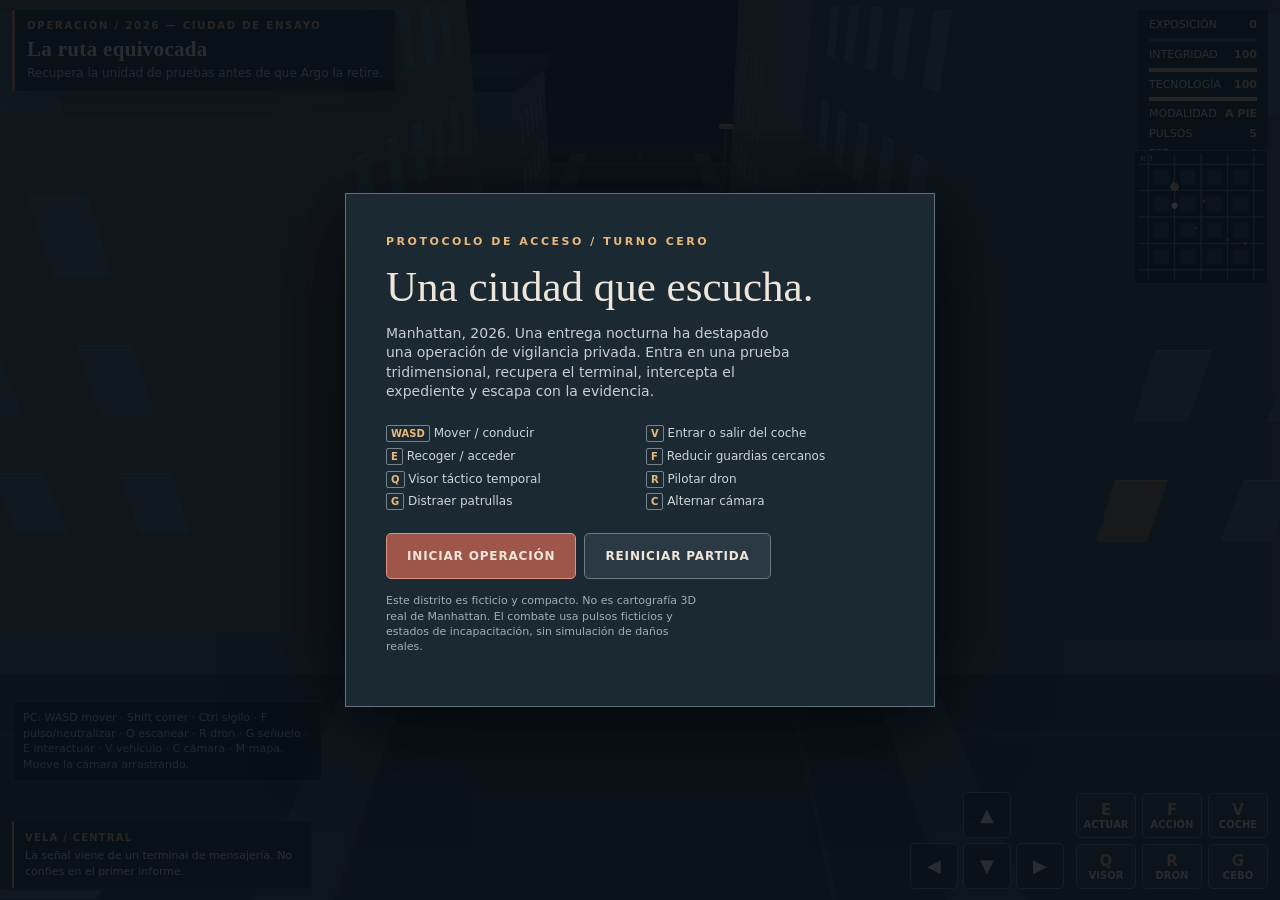
<file: motor-city/juegos/getaway/turno-cero-accion-3d.html>
<!doctype html>
<html lang="es"><head><meta charset="utf-8"><meta name="viewport" content="width=device-width,initial-scale=1,viewport-fit=cover"><meta name="theme-color" content="#111b22"><meta name="description" content="Turno Cero: laboratorio jugable 3D offline de acción, espionaje y persecución. Ciudad ficticia de prueba, no geografía real de Manhattan.">
<title>TURNO CERO · MANHATTAN / PROTOTIPO 3D</title>
<style>
:root{color-scheme:dark;--ink:#111b22;--paper:#efe6d9;--dust:#a8b6b9;--red:#d27b65;--gold:#e9b87a;--stroke:#78889366;--panel:#15212be8}
*{box-sizing:border-box}html,body{margin:0;width:100%;height:100%;overflow:hidden;font:13px/1.4 system-ui,-apple-system,"Segoe UI",sans-serif;color:var(--paper);background:var(--ink)}
button{font:inherit;cursor:pointer;border:1px solid #76878d;background:#20313b;color:var(--paper);border-radius:5px;font-weight:650}button:focus-visible{outline:2px solid #fac997;outline-offset:2px}button:active,.pressed{background:#3a5c69!important}canvas#world{position:fixed;inset:0;width:100vw;height:100dvh;display:block;touch-action:none}
.hud{position:fixed;z-index:3;top:max(10px,env(safe-area-inset-top));left:12px;right:12px;display:flex;align-items:flex-start;justify-content:space-between;gap:12px;pointer-events:none}.mast{padding:9px 12px 10px;background:var(--panel);border-left:3px solid var(--red);max-width:min(415px,calc(100vw - 175px));box-shadow:0 8px 28px #02050844;pointer-events:none}.mast small{display:block;font-size:10px;letter-spacing:.18em;color:var(--gold);font-weight:750}.mast h1{margin:5px 0 3px;font:600 clamp(15px,2vw,21px)/1.12 Georgia,serif;letter-spacing:.015em}.mast p{margin:0;color:#c8d0ce;font-size:12px}.stats{background:var(--panel);padding:8px 11px;min-width:130px;display:grid;gap:6px;font-size:11px;line-height:1.25}.stats b{float:right;color:var(--gold);font-variant-numeric:tabular-nums}.meter{height:4px;background:#43505a;overflow:hidden}.meter>div{height:100%;width:100%;background:var(--gold);transition:width .2s}#heatBar{background:var(--red)}
.bottom{position:fixed;left:12px;bottom:max(11px,env(safe-area-inset-bottom));right:12px;z-index:4;display:flex;align-items:end;justify-content:space-between;pointer-events:none;gap:12px}.bottom .sub{pointer-events:none;color:#e4e9e7;background:#13202ad9;border:1px solid #54636c66;border-left:2px solid var(--gold);padding:9px 11px;max-width:300px;min-width:110px;font-size:11px}.sub b{color:var(--gold);display:block;font-size:10px;letter-spacing:.12em;margin-bottom:3px}.controls{pointer-events:auto;display:flex;gap:12px;align-items:end}.pad{display:grid;grid-template-columns:repeat(3,48px);grid-template-rows:repeat(2,46px);gap:5px;justify-items:stretch}.pad button{font-size:18px;min-width:46px;min-height:44px;background:#1a2b36e9;touch-action:none}.pad button[data-hold="up"]{grid-column:2;grid-row:1}.pad button[data-hold="left"]{grid-column:1;grid-row:2}.pad button[data-hold="down"]{grid-column:2;grid-row:2}.pad button[data-hold="right"]{grid-column:3;grid-row:2}.actions{display:grid;grid-template-columns:repeat(3,60px);gap:6px}.actions button{min-height:45px;padding:4px 2px;font-size:10px;line-height:1.2;background:#263743eb;touch-action:manipulation}.actions button b{display:block;font-size:15px;color:var(--gold)}.actions button:disabled{opacity:.5;cursor:not-allowed}
#minimap{position:fixed;z-index:3;top:150px;right:12px;width:134px;height:134px;border:1px solid #8c95826f;background:#101b23da;pointer-events:none}.hint{position:fixed;bottom:119px;left:12px;z-index:3;background:#111e27ca;padding:8px 10px;font-size:11px;max-width:310px;border:1px solid var(--stroke);color:#b8c9ce}.toast{position:fixed;top:43%;left:50%;transform:translate(-50%,-50%);z-index:5;text-align:center;color:var(--paper);font:500 16px Georgia,serif;text-shadow:0 2px 12px #000;pointer-events:none;opacity:0;transition:opacity .15s}.toast.show{opacity:1}.toast small{display:block;font:700 10px system-ui;letter-spacing:.2em;color:var(--gold);margin-bottom:6px}
.overlay{position:fixed;inset:0;z-index:12;background:#080f16dc;display:grid;place-items:center;padding:18px;overflow-y:auto}.overlay[hidden]{display:none}.dialog{width:min(590px,100%);max-height:calc(100dvh - 36px);overflow:auto;background:#1b2933;border:1px solid #5e7283;padding:clamp(20px,4vw,40px);box-shadow:0 16px 85px #000b}.dialog header{color:var(--gold);font-size:11px;letter-spacing:.23em;font-weight:750}.dialog h2{font:500 clamp(25px,5vw,43px)/1.07 Georgia,serif;margin:14px 0}.dialog p{color:#c7cdd0;font-size:14px;max-width:46ch}.dialog .rules{display:grid;grid-template-columns:1fr 1fr;gap:6px 12px;margin:23px 0;color:#ccd6d7;font-size:12px}.dialog kbd{font:700 10px system-ui;border:1px solid #78838b;padding:2px 4px;border-radius:2px;color:var(--gold)}.dialog button{min-height:46px;padding:10px 20px;background:#9d5649;border-color:#db9481;font-size:12px;letter-spacing:.07em}.dialog .choices{display:grid;gap:8px}.dialog .choices button{text-align:left}.dialog .secondary{background:#2b3944;border-color:#697d89}.foot{margin-top:14px;color:#9db0b6!important;font-size:11px!important}.error{background:#472e2d;color:#fbe3dd;padding:12px}
@media(max-width:680px){.mast{max-width:calc(100vw - 174px)}.mast h1{font-size:16px}.mast p{font-size:10px;max-width:26ch}.stats{min-width:114px;padding:7px;font-size:10px}#minimap{width:108px;height:108px;top:155px}.hint{display:none}.bottom{bottom:max(7px,env(safe-area-inset-bottom))}.bottom .sub{position:fixed;left:12px;bottom:115px;max-width:calc(100vw - 146px);font-size:10px;padding:6px 8px}.controls{width:100%;justify-content:space-between;gap:4px}.actions{grid-template-columns:repeat(3,54px);gap:5px}.actions button{min-height:45px}.pad{grid-template-columns:repeat(3,46px);gap:3px}.dialog .rules{grid-template-columns:1fr}}
@media(max-height:570px){.mast{padding:6px 9px}.mast h1{font-size:15px}.mast p{font-size:10px}.stats{padding:5px;gap:3px}#minimap{top:137px;width:93px;height:93px}.bottom .sub{bottom:85px}.controls .pad{grid-template-rows:repeat(2,44px)}.actions button{min-height:44px}.hint{display:none}}
@media (prefers-reduced-motion:reduce){.toast,.meter>div{transition:none}}
</style></head><body>
<canvas id="world" aria-label="Mundo 3D interactivo de acción y espionaje"></canvas>
<div class="hud"><section class="mast"><small>OPERACIÓN / 2026 — CIUDAD DE ENSAYO</small><h1 id="objectiveTitle">La ruta equivocada</h1><p id="objectiveText">Recupera la unidad de pruebas antes de que Argo la retire.</p></section><section class="stats"><div>EXPOSICIÓN <b id="heat">0</b></div><div class="meter"><div id="heatBar" style="width:0%"></div></div><div>INTEGRIDAD <b id="health">100</b></div><div class="meter"><div id="healthBar"></div></div><div>TECNOLOGÍA <b id="energy">100</b></div><div class="meter"><div id="energyBar"></div></div><div>MODALIDAD <b id="mode">A PIE</b></div><div>PULSOS <b id="pulses">5</b></div><div>FPS <b id="fps">—</b></div></section></div>
<canvas id="minimap" width="220" height="220" aria-label="Mapa táctico basado en el mismo mundo 3D"></canvas>
<div class="hint">PC: WASD mover · Shift correr · Ctrl sigilo · F pulso/neutralizar · Q escanear · R dron · G señuelo · E interactuar · V vehículo · C cámara · M mapa. Mueve la cámara arrastrando.</div>
<div class="toast" id="toast" role="status" aria-live="polite"></div>
<div class="bottom"><div class="sub"><b id="radioWho">VELA / CENTRAL</b><span id="radio">La señal viene de un terminal de mensajería. No confíes en el primer informe.</span></div><div class="controls"><div class="pad" aria-label="Controles de movimiento"><button data-hold="up" aria-label="Avanzar">▲</button><button data-hold="left" aria-label="Izquierda">◀</button><button data-hold="down" aria-label="Retroceder">▼</button><button data-hold="right" aria-label="Derecha">▶</button></div><div class="actions"><button data-action="interact" aria-label="Interactuar"><b>E</b>ACTUAR</button><button data-action="attack" aria-label="Neutralizar enemigo"><b>F</b>ACCIÓN</button><button data-action="car" aria-label="Entrar o salir del vehículo"><b>V</b>COCHE</button><button data-action="scan" aria-label="Activar visor espectral"><b>Q</b>VISOR</button><button data-action="drone" aria-label="Cambiar a dron de reconocimiento"><b>R</b>DRON</button><button data-action="decoy" aria-label="Lanzar señuelo"><b>G</b>CEBO</button></div></div></div>
<div class="overlay" id="intro"><div class="dialog"><header>PROTOCOLO DE ACCESO / TURNO CERO</header><h2>Una ciudad que escucha.</h2><p>Manhattan, 2026. Una entrega nocturna ha destapado una operación de vigilancia privada. Entra en una prueba tridimensional, recupera el terminal, intercepta el expediente y escapa con la evidencia.</p><div class="rules"><div><kbd>WASD</kbd> Mover / conducir</div><div><kbd>V</kbd> Entrar o salir del coche</div><div><kbd>E</kbd> Recoger / acceder</div><div><kbd>F</kbd> Reducir guardias cercanos</div><div><kbd>Q</kbd> Visor táctico temporal</div><div><kbd>R</kbd> Pilotar dron</div><div><kbd>G</kbd> Distraer patrullas</div><div><kbd>C</kbd> Alternar cámara</div></div><button id="startGame">INICIAR OPERACIÓN</button><button class="secondary" id="restart" style="margin-left:8px">REINICIAR PARTIDA</button><p class="foot">Este distrito es ficticio y compacto. No es cartografía 3D real de Manhattan. El combate usa pulsos ficticios y estados de incapacitación, sin simulación de daños reales.</p><p class="error" id="error" hidden></p></div></div>
<div class="overlay" id="final" hidden><div class="dialog"><header>DECISIÓN FINAL / CADENA DE CUSTODIA</header><h2>El expediente no se borra solo.</h2><p>Argo ha perdido la pista. Conservas el material y puedes publicar los contratos o proteger primero a las personas implicadas. La elección afectará al cierre de la operación.</p><div class="choices"><button id="publish">DIFUNDIR EL EXPEDIENTE — la ciudad verá los nombres</button><button class="secondary" id="protect">PROTEGER A LAS FUENTES — restringir la publicación</button></div></div></div>
<div class="overlay" id="end" hidden><div class="dialog"><header>OPERACIÓN CONCLUIDA / EPÍLOGO</header><h2 id="endTitle">Turno cero.</h2><p id="endDesc"></p><button id="again">NUEVA OPERACIÓN</button></div></div>
<script>
'use strict';
/* TURN0 CERO · Vertical slice 3D original, sin motor externo / sin servicios remotos.
   Ciudad de prueba FICTICIA. 42 GLBs de arte se generan con arte3d/generar_modelos.py.
   Un subconjunto auténtico de esas mallas se incorpora como base64 para que funcione en file://. */
const EMBEDDED_GLB={"sedan":"[base64]/Vov83MFMD2KNw+w/Vov83MFMAfhYs/w/Vov83MFED2KNw+w/Vov83MFMAfhYs/w/Vov83MFEAfhYs/w/Vov83MFMD2KNw+w/VoP83MFED2KNw+w/VoP83MFEAfhYs/w/VoP83MFMD2KNw+w/VoP83MFEAfhYs/w/VoP83MFMAfhYs/w/VoP83MFMD2KNw+w/Vov83MFMD2KNw+w/VoP83MFMAfhYs/w/VoP83MFMD2KNw+w/Vov83MFMAfhYs/w/VoP83MFMAfhYs/w/Vov83MFED2KNw+w/VoP83MFED2KNw+w/Vov83MFEAfhYs/w/Vov83MFED2KNw+w/VoP83MFEAfhYs/w/Vov83MFEAfhYs/w/VoP83MFMAfhYs/w/Vov83MFMAfhYs/w/VoP83MFEAfhYs/w/VoP83MFMAfhYs/w/Vov83MFEAfhYs/w/VoP83MFEAfhYs/w/Vov83MFMD2KNw+w/Vov83MFED2KNw+w/Vov83MFED2KNw+w/VoP83MFMD2KNw+w/Vov83MFED2KNw+w/VoP83MFMD2KNw+w/VoPzm0gD+PwnU/OwFNvzm0wL+PwnU/OwFNvzm0wL+PwrU/OwFNvzm0gD+PwnU/OwFNvzm0wL+PwrU/OwFNvzm0gD+PwrU/OwFNvzm0wL+PwnU/OwFNPzm0gD+PwnU/OwFNPzm0gD+PwrU/OwFNPzm0wL+PwnU/OwFNPzm0gD+PwrU/OwFNPzm0wL+PwrU/OwFNPzm0wL+PwnU/OwFNvzm0wL+PwnU/OwFNPzm0wL+PwrU/OwFNPzm0wL+PwnU/OwFNvzm0wL+PwrU/OwFNPzm0wL+PwrU/OwFNvzm0gD+PwnU/OwFNPzm0gD+PwnU/OwFNvzm0gD+PwrU/OwFNvzm0gD+PwnU/OwFNPzm0gD+PwrU/OwFNvzm0gD+PwrU/OwFNPzm0wL+PwrU/OwFNvzm0wL+PwrU/OwFNPzm0gD+PwrU/OwFNPzm0wL+PwrU/OwFNvzm0gD+PwrU/OwFNPzm0gD+PwrU/OwFNvzm0wL+PwnU/OwFNvzm0gD+PwnU/OwFNvzm0gD+PwnU/OwFNPzm0wL+PwnU/OwFNvzm0gD+PwnU/OwFNPzm0wL+PwnU/OwFNP6RwvT7Xo4A/TkVKP3sUbr/Xo4A/TkVKP3sUbr+kcK0/TkVKP6RwvT7Xo4A/TkVKP3sUbr+kcK0/TkVKP6RwvT6kcK0/TkVKP3sUbr/Xo4A/tKtQP6RwvT7Xo4A/tKtQP6RwvT6kcK0/tKtQP3sUbr/Xo4A/tKtQP6RwvT6kcK0/tKtQP3sUbr+kcK0/tKtQP3sUbr/Xo4A/TkVKP3sUbr/Xo4A/tKtQP3sUbr+kcK0/tKtQP3sUbr/Xo4A/TkVKP3sUbr+kcK0/tKtQP3sUbr+kcK0/TkVKP6RwvT7Xo4A/tKtQP6RwvT7Xo4A/TkVKP6RwvT6kcK0/TkVKP6RwvT7Xo4A/tKtQP6RwvT6kcK0/TkVKP6RwvT6kcK0/tKtQP3sUbr+kcK0/TkVKP3sUbr+kcK0/tKtQP6RwvT6kcK0/tKtQP3sUbr+kcK0/TkVKP6RwvT6kcK0/tKtQP6RwvT6kcK0/TkVKP3sUbr/Xo4A/TkVKP6RwvT7Xo4A/TkVKP6RwvT7Xo4A/tKtQP3sUbr/Xo4A/TkVKP6RwvT7Xo4A/tKtQP3sUbr/Xo4A/tKtQP6RwvT7Xo4A/tKtQv3sUbr/Xo4A/tKtQv3sUbr+kcK0/tKtQv6RwvT7Xo4A/tKtQv3sUbr+kcK0/tKtQv6RwvT6kcK0/tKtQv3sUbr/Xo4A/TkVKv6RwvT7Xo4A/TkVKv6RwvT6kcK0/TkVKv3sUbr/Xo4A/TkVKv6RwvT6kcK0/TkVKv3sUbr+kcK0/TkVKv3sUbr/Xo4A/tKtQv3sUbr/Xo4A/TkVKv3sUbr+kcK0/TkVKv3sUbr/Xo4A/tKtQv3sUbr+kcK0/TkVKv3sUbr+kcK0/tKtQv6RwvT7Xo4A/TkVKv6RwvT7Xo4A/tKtQv6RwvT6kcK0/tKtQv6RwvT7Xo4A/TkVKv6RwvT6kcK0/tKtQv6RwvT6kcK0/TkVKv3sUbr+kcK0/tKtQv3sUbr+kcK0/TkVKv6RwvT6kcK0/TkVKv3sUbr+kcK0/tKtQv6RwvT6kcK0/TkVKv6RwvT6kcK0/tKtQv3sUbr/Xo4A/tKtQv6RwvT7Xo4A/tKtQv6RwvT7Xo4A/TkVKv3sUbr/Xo4A/tKtQv6RwvT7Xo4A/TkVKv3sUbr/Xo4A/TkVKv3sUXj9xPUo/bxIjv7geVT9xPUo/bxIjv7geVT+4HqU/bxIjv3sUXj9xPUo/bxIjv7geVT+4HqU/bxIjv3sUXj+4HqU/bxIjv7geVT9xPUo/bxIjP3sUXj9xPUo/bxIjP3sUXj+4HqU/bxIjP7geVT9xPUo/bxIjP3sUXj+4HqU/bxIjP7geVT+4HqU/bxIjP7geVT9xPUo/bxIjv7geVT9xPUo/bxIjP7geVT+4HqU/bxIjP7geVT9xPUo/bxIjv7geVT+4HqU/bxIjP7geVT+4HqU/bxIjv3sUXj9xPUo/bxIjP3sUXj9xPUo/bxIjv3sUXj+4HqU/bxIjv3sUXj9xPUo/bxIjP3sUXj+4HqU/bxIjv3sUXj+4HqU/bxIjP7geVT+4HqU/bxIjv7geVT+4HqU/bxIjP3sUXj+4HqU/bxIjP7geVT+4HqU/bxIjv3sUXj+4HqU/bxIjP3sUXj+4HqU/bxIjv7geVT9xPUo/bxIjv3sUXj9xPUo/bxIjv3sUXj9xPUo/bxIjP7geVT9xPUo/bxIjv3sUXj9xPUo/bxIjP7geVT9xPUo/bxIjP1K4pr9xPUo/MLsnvzMzq79xPUo/MLsnvzMzq7+4HqU/MLsnv1K4pr9xPUo/MLsnvzMzq7+4HqU/MLsnv1K4pr+4HqU/MLsnvzMzq79xPUo/MLsnP1K4pr9xPUo/MLsnP1K4pr+4HqU/MLsnPzMzq79xPUo/MLsnP1K4pr+4HqU/MLsnPzMzq7+4HqU/MLsnPzMzq79xPUo/MLsnvzMzq79xPUo/MLsnPzMzq7+4HqU/MLsnPzMzq79xPUo/MLsnvzMzq7+4HqU/MLsnPzMzq7+4HqU/MLsnv1K4pr9xPUo/MLsnP1K4pr9xPUo/MLsnv1K4pr+4HqU/MLsnv1K4pr9xPUo/MLsnP1K4pr+4HqU/MLsnv1K4pr+4HqU/MLsnPzMzq7+4HqU/MLsnvzMzq7+4HqU/MLsnP1K4pr+4HqU/MLsnPzMzq7+4HqU/MLsnv1K4pr+4HqU/MLsnP1K4pr+4HqU/MLsnvzMzq79xPUo/MLsnv1K4pr9xPUo/MLsnv1K4pr9xPUo/MLsnPzMzq79xPUo/MLsnv1K4pr9xPUo/MLsnPzMzq79xPUo/MLsnP42Xhr8Ursc++zqAvx+Ji7+xKA8/+zqAvx+Ji7+xKA8/CyRIv42Xhr8Ursc++zqAvx+Ji7+xKA8/CyRIv42Xhr8Ursc+CyRIvxKDuL8Ursc++zqAvx+Ji7+xKA8/+zqAv42Xhr8Ursc++zqAvxKDuL8Ursc+CyRIv42Xhr8Ursc+CyRIvx+Ji7+xKA8/CyRIvx+Ji7+xKA8/+zqAvyxjmb/n5TE/+zqAvyxjmb/n5TE/CyRIvx+Ji7+xKA8/+zqAvyxjmb/n5TE/CyRIvx+Ji7+xKA8/CyRIvxKDuL8Ursc++zqAvyxjmb/n5TE/+zqAvx+Ji7+xKA8/+zqAvxKDuL8Ursc+CyRIvx+Ji7+xKA8/CyRIvyxjmb/n5TE/CyRIvyxjmb/n5TE/+zqAv1xnrb9DLUU/+zqAv1xnrb9DLUU/CyRIvyxjmb/n5TE/+zqAv1xnrb9DLUU/CyRIvyxjmb/n5TE/CyRIvxKDuL8Ursc++zqAv1xnrb9DLUU/+zqAvyxjmb/n5TE/+zqAvxKDuL8Ursc+CyRIvyxjmb/n5TE/CyRIv1xnrb9DLUU/CyRIv1xnrb9DLUU/+zqAv8iew79DLUU/+zqAv8iew79DLUU/CyRIv1xnrb9DLUU/+zqAv8iew79DLUU/CyRIv1xnrb9DLUU/CyRIvxKDuL8Ursc++zqAv8iew79DLUU/+zqAv1xnrb9DLUU/+zqAvxKDuL8Ursc+CyRIv1xnrb9DLUU/CyRIv8iew79DLUU/CyRIv8iew79DLUU/+zqAv/mi17/n5TE/+zqAv/mi17/n5TE/CyRIv8iew79DLUU/+zqAv/mi17/n5TE/CyRIv8iew79DLUU/CyRIvxKDuL8Ursc++zqAv/mi17/n5TE/+zqAv8iew79DLUU/+zqAvxKDuL8Ursc+CyRIv8iew79DLUU/CyRIv/mi17/n5TE/CyRIv/mi17/n5TE/+zqAvwZ95b+xKA8/+zqAvwZ95b+xKA8/CyRIv/mi17/n5TE/+zqAvwZ95b+xKA8/CyRIv/mi17/n5TE/CyRIvxKDuL8Ursc++zqAvwZ95b+xKA8/+zqAv/mi17/n5TE/+zqAvxKDuL8Ursc+CyRIv/mi17/n5TE/CyRIvwZ95b+xKA8/CyRIvwZ95b+xKA8/+zqAv5hu6r8Ursc++zqAv5hu6r8Ursc+CyRIvwZ95b+xKA8/+zqAv5hu6r8Ursc+CyRIvwZ95b+xKA8/CyRIvxKDuL8Ursc++zqAv5hu6r8Ursc++zqAvwZ95b+xKA8/+zqAvxKDuL8Ursc+CyRIvwZ95b+xKA8/[base64]/mi179sQa49+zqAv/mi179sQa49CyRIvwZ95b+NFWI++zqAv/mi179sQa49CyRIvwZ95b+NFWI+CyRIvxKDuL8Ursc++zqAv/mi179sQa49+zqAvwZ95b+NFWI++zqAvxKDuL8Ursc+CyRIvwZ95b+NFWI+CyRIv/mi179sQa49CyRIv/mi179sQa49+zqAv8iew79iNCA8+zqAv8iew79iNCA8CyRIv/mi179sQa49+zqAv8iew79iNCA8CyRIv/mi179sQa49CyRIvxKDuL8Ursc++zqAv8iew79iNCA8+zqAv/mi179sQa49+zqAvxKDuL8Ursc+CyRIv/[base64]/QxyDvwDEor94cAM/INJ/v8uhnb8Ursc+QxyDvwDEor94cAM/INJ/v8uhnb8Ursc+INJ/vxKDuL8Ursc+QxyDvwDEor94cAM/QxyDv8uhnb8Ursc+QxyDvxKDuL8Ursc+INJ/v8uhnb8Ursc+INJ/vwDEor94cAM/INJ/vwDEor94cAM/QxyDv6Q0sL8D+BY/QxyDv6Q0sL8D+BY/INJ/vwDEor94cAM/QxyDv6Q0sL8D+BY/INJ/vwDEor94cAM/INJ/vxKDuL8Ursc+QxyDv6Q0sL8D+BY/QxyDvwDEor94cAM/QxyDvxKDuL8Ursc+INJ/vwDEor94cAM/INJ/v6Q0sL8D+BY/INJ/v6Q0sL8D+BY/QxyDv4HRwL8D+BY/QxyDv4HRwL8D+BY/INJ/v6Q0sL8D+BY/QxyDv4HRwL8D+BY/INJ/v6Q0sL8D+BY/INJ/vxKDuL8Ursc+QxyDv4HRwL8D+BY/QxyDv6Q0sL8D+BY/QxyDvxKDuL8Ursc+INJ/v6Q0sL8D+BY/INJ/v4HRwL8D+BY/INJ/v4HRwL8D+BY/QxyDvyVCzr94cAM/QxyDvyVCzr94cAM/INJ/v4HRwL8D+BY/QxyDvyVCzr94cAM/INJ/v4HRwL8D+BY/INJ/vxKDuL8Ursc+QxyDvyVCzr94cAM/QxyDv4HRwL8D+BY/QxyDvxKDuL8Ursc+INJ/v4HRwL8D+BY/INJ/vyVCzr94cAM/INJ/vyVCzr94cAM/QxyDv1pk078Ursc+QxyDv1pk078Ursc+INJ/vyVCzr94cAM/QxyDv1pk078Ursc+INJ/vyVCzr94cAM/INJ/vxKDuL8Ursc+QxyDv1pk078Ursc+QxyDvyVCzr94cAM/QxyDvxKDuL8Ursc+INJ/vyVCzr94cAM/INJ/v1pk078Ursc+INJ/v1pk078Ursc+QxyDvyVCzr84e4g+QxyDvyVCzr84e4g+INJ/v1pk078Ursc+QxyDvyVCzr84e4g+INJ/v1pk078Ursc+INJ/vxKDuL8Ursc+QxyDvyVCzr84e4g+QxyDv1pk078Ursc+QxyDvxKDuL8Ursc+INJ/v1pk078Ursc+INJ/vyVCzr84e4g+INJ/vyVCzr84e4g+QxyDv4HRwL9F2EI+QxyDv4HRwL9F2EI+INJ/vyVCzr84e4g+QxyDv4HRwL9F2EI+INJ/vyVCzr84e4g+INJ/vxKDuL8Ursc+QxyDv4HRwL9F2EI+QxyDvyVCzr84e4g+QxyDvxKDuL8Ursc+INJ/vyVCzr84e4g+INJ/v4HRwL9F2EI+INJ/v4HRwL9F2EI+QxyDv6Q0sL9F2EI+QxyDv6Q0sL9F2EI+INJ/v4HRwL9F2EI+QxyDv6Q0sL9F2EI+INJ/v4HRwL9F2EI+INJ/vxKDuL8Ursc+QxyDv6Q0sL9F2EI+QxyDv4HRwL9F2EI+QxyDvxKDuL8Ursc+INJ/v4HRwL9F2EI+INJ/v6Q0sL9F2EI+INJ/v6Q0sL9F2EI+QxyDvwDEor84e4g+QxyDvwDEor84e4g+INJ/v6Q0sL9F2EI+QxyDvwDEor84e4g+INJ/v6Q0sL9F2EI+INJ/vxKDuL8Ursc+QxyDvwDEor84e4g+QxyDv6Q0sL9F2EI+QxyDvxKDuL8Ursc+INJ/v6Q0sL9F2EI+INJ/vwDEor84e4g+INJ/vwDEor84e4g+QxyDv8uhnb8Ursc+QxyDv8uhnb8Ursc+INJ/vwDEor84e4g+QxyDv8uhnb8Ursc+INJ/vwDEor84e4g+INJ/vxKDuL8Ursc+QxyDv8uhnb8Ursc+QxyDvwDEor84e4g+QxyDvxKDuL8Ursc+INJ/vwDEor84e4g+INJ/v8uhnb8Ursc+INJ/v42Xhr8Ursc+CyRIPx+Ji7+xKA8/CyRIPx+Ji7+xKA8/+zqAP42Xhr8Ursc+CyRIPx+Ji7+xKA8/+zqAP42Xhr8Ursc++zqAPxKDuL8Ursc+CyRIPx+Ji7+xKA8/CyRIP42Xhr8Ursc+CyRIPxKDuL8Ursc++zqAP42Xhr8Ursc++zqAPx+Ji7+xKA8/+zqAPx+Ji7+xKA8/CyRIPyxjmb/n5TE/CyRIPyxjmb/n5TE/+zqAPx+Ji7+xKA8/CyRIPyxjmb/n5TE/+zqAPx+Ji7+xKA8/+zqAPxKDuL8Ursc+CyRIPyxjmb/n5TE/CyRIPx+Ji7+xKA8/CyRIPxKDuL8Ursc++zqAPx+Ji7+xKA8/+zqAPyxjmb/n5TE/+zqAPyxjmb/n5TE/CyRIP1xnrb9DLUU/CyRIP1xnrb9DLUU/+zqAPyxjmb/n5TE/CyRIP1xnrb9DLUU/+zqAPyxjmb/n5TE/+zqAPxKDuL8Ursc+CyRIP1xnrb9DLUU/CyRIPyxjmb/n5TE/CyRIPxKDuL8Ursc++zqAPyxjmb/n5TE/+zqAP1xnrb9DLUU/+zqAP1xnrb9DLUU/CyRIP8iew79DLUU/CyRIP8iew79DLUU/+zqAP1xnrb9DLUU/CyRIP8iew79DLUU/+zqAP1xnrb9DLUU/+zqAPxKDuL8Ursc+CyRIP8iew79DLUU/CyRIP1xnrb9DLUU/CyRIPxKDuL8Ursc++zqAP1xnrb9DLUU/+zqAP8iew79DLUU/+zqAP8iew79DLUU/CyRIP/mi17/n5TE/CyRIP/mi17/n5TE/+zqAP8iew79DLUU/CyRIP/mi17/n5TE/+zqAP8iew79DLUU/+zqAPxKDuL8Ursc+CyRIP/mi17/n5TE/CyRIP8iew79DLUU/CyRIPxKDuL8Ursc++zqAP8iew79DLUU/+zqAP/mi17/n5TE/+zqAP/mi17/n5TE/CyRIPwZ95b+xKA8/CyRIPwZ95b+xKA8/+zqAP/mi17/n5TE/CyRIPwZ95b+xKA8/+zqAP/mi17/n5TE/+zqAPxKDuL8Ursc+CyRIPwZ95b+xKA8/CyRIP/mi17/n5TE/CyRIPxKDuL8Ursc++zqAP/mi17/n5TE/+zqAPwZ95b+xKA8/+zqAPwZ95b+xKA8/CyRIP5hu6r8Ursc+CyRIP5hu6r8Ursc++zqAPwZ95b+xKA8/CyRIP5hu6r8Ursc++zqAPwZ95b+xKA8/+zqAPxKDuL8Ursc+CyRIP5hu6r8Ursc+CyRIPwZ95b+xKA8/CyRIPxKDuL8Ursc++zqAPwZ95b+xKA8/[base64]/mi179sQa49CyRIP/mi179sQa49+zqAPwZ95b+NFWI+CyRIP/mi179sQa49+zqAPwZ95b+NFWI++zqAPxKDuL8Ursc+CyRIP/mi179sQa49CyRIPwZ95b+NFWI+CyRIPxKDuL8Ursc++zqAPwZ95b+NFWI++zqAP/mi179sQa49+zqAP/mi179sQa49CyRIP8iew79iNCA8CyRIP8iew79iNCA8+zqAP/mi179sQa49CyRIP8iew79iNCA8+zqAP/mi179sQa49+zqAPxKDuL8Ursc+CyRIP8iew79iNCA8CyRIP/mi179sQa49CyRIPxKDuL8Ursc++zqAP/[base64]/PwDEor94cAM/INJ/PwDEor94cAM/QxyDP8uhnb8Ursc+INJ/PwDEor94cAM/QxyDP8uhnb8Ursc+QxyDPxKDuL8Ursc+INJ/PwDEor94cAM/INJ/P8uhnb8Ursc+INJ/PxKDuL8Ursc+QxyDP8uhnb8Ursc+QxyDPwDEor94cAM/QxyDPwDEor94cAM/INJ/P6Q0sL8D+BY/INJ/P6Q0sL8D+BY/QxyDPwDEor94cAM/INJ/P6Q0sL8D+BY/QxyDPwDEor94cAM/QxyDPxKDuL8Ursc+INJ/P6Q0sL8D+BY/INJ/PwDEor94cAM/INJ/PxKDuL8Ursc+QxyDPwDEor94cAM/QxyDP6Q0sL8D+BY/QxyDP6Q0sL8D+BY/INJ/P4HRwL8D+BY/INJ/P4HRwL8D+BY/QxyDP6Q0sL8D+BY/INJ/P4HRwL8D+BY/QxyDP6Q0sL8D+BY/QxyDPxKDuL8Ursc+INJ/P4HRwL8D+BY/INJ/P6Q0sL8D+BY/INJ/PxKDuL8Ursc+QxyDP6Q0sL8D+BY/QxyDP4HRwL8D+BY/QxyDP4HRwL8D+BY/INJ/PyVCzr94cAM/INJ/PyVCzr94cAM/QxyDP4HRwL8D+BY/INJ/PyVCzr94cAM/QxyDP4HRwL8D+BY/QxyDPxKDuL8Ursc+INJ/PyVCzr94cAM/INJ/P4HRwL8D+BY/INJ/PxKDuL8Ursc+QxyDP4HRwL8D+BY/QxyDPyVCzr94cAM/QxyDPyVCzr94cAM/INJ/P1pk078Ursc+INJ/P1pk078Ursc+QxyDPyVCzr94cAM/INJ/P1pk078Ursc+QxyDPyVCzr94cAM/QxyDPxKDuL8Ursc+INJ/P1pk078Ursc+INJ/PyVCzr94cAM/INJ/PxKDuL8Ursc+QxyDPyVCzr94cAM/QxyDP1pk078Ursc+QxyDP1pk078Ursc+INJ/PyVCzr84e4g+INJ/PyVCzr84e4g+QxyDP1pk078Ursc+INJ/PyVCzr84e4g+QxyDP1pk078Ursc+QxyDPxKDuL8Ursc+INJ/PyVCzr84e4g+INJ/P1pk078Ursc+INJ/PxKDuL8Ursc+QxyDP1pk078Ursc+QxyDPyVCzr84e4g+QxyDPyVCzr84e4g+INJ/P4HRwL9F2EI+INJ/P4HRwL9F2EI+QxyDPyVCzr84e4g+INJ/P4HRwL9F2EI+QxyDPyVCzr84e4g+QxyDPxKDuL8Ursc+INJ/P4HRwL9F2EI+INJ/PyVCzr84e4g+INJ/PxKDuL8Ursc+QxyDPyVCzr84e4g+QxyDP4HRwL9F2EI+QxyDP4HRwL9F2EI+INJ/P6Q0sL9F2EI+INJ/P6Q0sL9F2EI+QxyDP4HRwL9F2EI+INJ/P6Q0sL9F2EI+QxyDP4HRwL9F2EI+QxyDPxKDuL8Ursc+INJ/P6Q0sL9F2EI+INJ/P4HRwL9F2EI+INJ/PxKDuL8Ursc+QxyDP4HRwL9F2EI+QxyDP6Q0sL9F2EI+QxyDP6Q0sL9F2EI+INJ/PwDEor84e4g+INJ/PwDEor84e4g+QxyDP6Q0sL9F2EI+INJ/PwDEor84e4g+QxyDP6Q0sL9F2EI+QxyDPxKDuL8Ursc+INJ/PwDEor84e4g+INJ/P6Q0sL9F2EI+INJ/PxKDuL8Ursc+QxyDP6Q0sL9F2EI+QxyDPwDEor84e4g+QxyDPwDEor84e4g+INJ/P8uhnb8Ursc+INJ/P8uhnb8Ursc+QxyDPwDEor84e4g+INJ/P8uhnb8Ursc+QxyDPwDEor84e4g+QxyDPxKDuL8Ursc+INJ/P8uhnb8Ursc+INJ/PwDEor84e4g+INJ/PxKDuL8Ursc+QxyDPwDEor84e4g+QxyDP8uhnb8Ursc+QxyDP5hu6j8Ursc++zqAvwZ95T+xKA8/+zqAvwZ95T+xKA8/CyRIv5hu6j8Ursc++zqAvwZ95T+xKA8/CyRIv5hu6j8Ursc+CyRIvxKDuD8Ursc++zqAvwZ95T+xKA8/+zqAv5hu6j8Ursc++zqAvxKDuD8Ursc+CyRIv5hu6j8Ursc+CyRIvwZ95T+xKA8/CyRIvwZ95T+xKA8/+zqAv/mi1z/n5TE/+zqAv/mi1z/n5TE/CyRIvwZ95T+xKA8/+zqAv/mi1z/n5TE/CyRIvwZ95T+xKA8/CyRIvxKDuD8Ursc++zqAv/mi1z/n5TE/+zqAvwZ95T+xKA8/+zqAvxKDuD8Ursc+CyRIvwZ95T+xKA8/CyRIv/mi1z/n5TE/CyRIv/mi1z/n5TE/+zqAv8iewz9DLUU/+zqAv8iewz9DLUU/CyRIv/mi1z/n5TE/+zqAv8iewz9DLUU/CyRIv/mi1z/n5TE/CyRIvxKDuD8Ursc++zqAv8iewz9DLUU/+zqAv/mi1z/n5TE/+zqAvxKDuD8Ursc+CyRIv/mi1z/n5TE/CyRIv8iewz9DLUU/CyRIv8iewz9DLUU/+zqAv1xnrT9DLUU/+zqAv1xnrT9DLUU/CyRIv8iewz9DLUU/+zqAv1xnrT9DLUU/CyRIv8iewz9DLUU/CyRIvxKDuD8Ursc++zqAv1xnrT9DLUU/+zqAv8iewz9DLUU/+zqAvxKDuD8Ursc+CyRIv8iewz9DLUU/CyRIv1xnrT9DLUU/CyRIv1xnrT9DLUU/+zqAvyxjmT/n5TE/+zqAvyxjmT/n5TE/CyRIv1xnrT9DLUU/+zqAvyxjmT/n5TE/CyRIv1xnrT9DLUU/CyRIvxKDuD8Ursc++zqAvyxjmT/n5TE/+zqAv1xnrT9DLUU/+zqAvxKDuD8Ursc+CyRIv1xnrT9DLUU/CyRIvyxjmT/n5TE/CyRIvyxjmT/n5TE/+zqAvx+Jiz+xKA8/+zqAvx+Jiz+xKA8/CyRIvyxjmT/n5TE/+zqAvx+Jiz+xKA8/CyRIvyxjmT/n5TE/CyRIvxKDuD8Ursc++zqAvx+Jiz+xKA8/+zqAvyxjmT/n5TE/+zqAvxKDuD8Ursc+CyRIvyxjmT/n5TE/CyRIvx+Jiz+xKA8/CyRIvx+Jiz+xKA8/+zqAv42Xhj8Ursc++zqAv42Xhj8Ursc+CyRIvx+Jiz+xKA8/+zqAv42Xhj8Ursc+CyRIvx+Jiz+xKA8/CyRIvxKDuD8Ursc++zqAv42Xhj8Ursc++zqAvx+Jiz+xKA8/+zqAvxKDuD8Ursc+CyRIvx+Jiz+xKA8/[base64]/mi1z9sQa49+zqAv/mi1z9sQa49CyRIv8iewz9iNCA8+zqAv/mi1z9sQa49CyRIv8iewz9iNCA8CyRIvxKDuD8Ursc++zqAv/mi1z9sQa49+zqAv8iewz9iNCA8+zqAvxKDuD8Ursc+CyRIv8iewz9iNCA8CyRIv/mi1z9sQa49CyRIv/mi1z9sQa49+zqAvwZ95T+NFWI++zqAvwZ95T+NFWI+CyRIv/mi1z9sQa49+zqAvwZ95T+NFWI+CyRIv/mi1z9sQa49CyRIvxKDuD8Ursc++zqAvwZ95T+NFWI++zqAv/mi1z9sQa49+zqAvxKDuD8Ursc+CyRIv/[base64]/QxyDvyVCzj94cAM/INJ/v1pk0z8Ursc+QxyDvyVCzj94cAM/INJ/v1pk0z8Ursc+INJ/vxKDuD8Ursc+QxyDvyVCzj94cAM/QxyDv1pk0z8Ursc+QxyDvxKDuD8Ursc+INJ/v1pk0z8Ursc+INJ/vyVCzj94cAM/INJ/vyVCzj94cAM/QxyDv4HRwD8D+BY/QxyDv4HRwD8D+BY/INJ/vyVCzj94cAM/QxyDv4HRwD8D+BY/INJ/vyVCzj94cAM/INJ/vxKDuD8Ursc+QxyDv4HRwD8D+BY/QxyDvyVCzj94cAM/QxyDvxKDuD8Ursc+INJ/vyVCzj94cAM/INJ/v4HRwD8D+BY/INJ/v4HRwD8D+BY/QxyDv6Q0sD8D+BY/QxyDv6Q0sD8D+BY/INJ/v4HRwD8D+BY/QxyDv6Q0sD8D+BY/INJ/v4HRwD8D+BY/INJ/vxKDuD8Ursc+QxyDv6Q0sD8D+BY/QxyDv4HRwD8D+BY/QxyDvxKDuD8Ursc+INJ/v4HRwD8D+BY/INJ/v6Q0sD8D+BY/INJ/v6Q0sD8D+BY/QxyDvwDEoj94cAM/QxyDvwDEoj94cAM/INJ/v6Q0sD8D+BY/QxyDvwDEoj94cAM/INJ/v6Q0sD8D+BY/INJ/vxKDuD8Ursc+QxyDvwDEoj94cAM/QxyDv6Q0sD8D+BY/QxyDvxKDuD8Ursc+INJ/v6Q0sD8D+BY/INJ/vwDEoj94cAM/INJ/vwDEoj94cAM/QxyDv8uhnT8Ursc+QxyDv8uhnT8Ursc+INJ/vwDEoj94cAM/QxyDv8uhnT8Ursc+INJ/vwDEoj94cAM/INJ/vxKDuD8Ursc+QxyDv8uhnT8Ursc+QxyDvwDEoj94cAM/QxyDvxKDuD8Ursc+INJ/vwDEoj94cAM/INJ/v8uhnT8Ursc+INJ/v8uhnT8Ursc+QxyDvwDEoj84e4g+QxyDvwDEoj84e4g+INJ/v8uhnT8Ursc+QxyDvwDEoj84e4g+INJ/v8uhnT8Ursc+INJ/vxKDuD8Ursc+QxyDvwDEoj84e4g+QxyDv8uhnT8Ursc+QxyDvxKDuD8Ursc+INJ/v8uhnT8Ursc+INJ/vwDEoj84e4g+INJ/vwDEoj84e4g+QxyDv6Q0sD9F2EI+QxyDv6Q0sD9F2EI+INJ/vwDEoj84e4g+QxyDv6Q0sD9F2EI+INJ/vwDEoj84e4g+INJ/vxKDuD8Ursc+QxyDv6Q0sD9F2EI+QxyDvwDEoj84e4g+QxyDvxKDuD8Ursc+INJ/vwDEoj84e4g+INJ/v6Q0sD9F2EI+INJ/v6Q0sD9F2EI+QxyDv4HRwD9F2EI+QxyDv4HRwD9F2EI+INJ/v6Q0sD9F2EI+QxyDv4HRwD9F2EI+INJ/v6Q0sD9F2EI+INJ/vxKDuD8Ursc+QxyDv4HRwD9F2EI+QxyDv6Q0sD9F2EI+QxyDvxKDuD8Ursc+INJ/v6Q0sD9F2EI+INJ/v4HRwD9F2EI+INJ/v4HRwD9F2EI+QxyDvyVCzj84e4g+QxyDvyVCzj84e4g+INJ/v4HRwD9F2EI+QxyDvyVCzj84e4g+INJ/v4HRwD9F2EI+INJ/vxKDuD8Ursc+QxyDvyVCzj84e4g+QxyDv4HRwD9F2EI+QxyDvxKDuD8Ursc+INJ/v4HRwD9F2EI+INJ/vyVCzj84e4g+INJ/vyVCzj84e4g+QxyDv1pk0z8Ursc+QxyDv1pk0z8Ursc+INJ/vyVCzj84e4g+QxyDv1pk0z8Ursc+INJ/vyVCzj84e4g+INJ/vxKDuD8Ursc+QxyDv1pk0z8Ursc+QxyDvyVCzj84e4g+QxyDvxKDuD8Ursc+INJ/vyVCzj84e4g+INJ/v1pk0z8Ursc+INJ/v5hu6j8Ursc+CyRIPwZ95T+xKA8/CyRIPwZ95T+xKA8/+zqAP5hu6j8Ursc+CyRIPwZ95T+xKA8/+zqAP5hu6j8Ursc++zqAPxKDuD8Ursc+CyRIPwZ95T+xKA8/CyRIP5hu6j8Ursc+CyRIPxKDuD8Ursc++zqAP5hu6j8Ursc++zqAPwZ95T+xKA8/+zqAPwZ95T+xKA8/CyRIP/mi1z/n5TE/CyRIP/mi1z/n5TE/+zqAPwZ95T+xKA8/CyRIP/mi1z/n5TE/+zqAPwZ95T+xKA8/+zqAPxKDuD8Ursc+CyRIP/mi1z/n5TE/CyRIPwZ95T+xKA8/CyRIPxKDuD8Ursc++zqAPwZ95T+xKA8/+zqAP/mi1z/n5TE/+zqAP/mi1z/n5TE/CyRIP8iewz9DLUU/CyRIP8iewz9DLUU/+zqAP/mi1z/n5TE/CyRIP8iewz9DLUU/+zqAP/mi1z/n5TE/+zqAPxKDuD8Ursc+CyRIP8iewz9DLUU/CyRIP/mi1z/n5TE/CyRIPxKDuD8Ursc++zqAP/mi1z/n5TE/+zqAP8iewz9DLUU/+zqAP8iewz9DLUU/CyRIP1xnrT9DLUU/CyRIP1xnrT9DLUU/+zqAP8iewz9DLUU/CyRIP1xnrT9DLUU/+zqAP8iewz9DLUU/+zqAPxKDuD8Ursc+CyRIP1xnrT9DLUU/CyRIP8iewz9DLUU/CyRIPxKDuD8Ursc++zqAP8iewz9DLUU/+zqAP1xnrT9DLUU/+zqAP1xnrT9DLUU/CyRIPyxjmT/n5TE/CyRIPyxjmT/n5TE/+zqAP1xnrT9DLUU/CyRIPyxjmT/n5TE/+zqAP1xnrT9DLUU/+zqAPxKDuD8Ursc+CyRIPyxjmT/n5TE/CyRIP1xnrT9DLUU/CyRIPxKDuD8Ursc++zqAP1xnrT9DLUU/+zqAPyxjmT/n5TE/+zqAPyxjmT/n5TE/CyRIPx+Jiz+xKA8/CyRIPx+Jiz+xKA8/+zqAPyxjmT/n5TE/CyRIPx+Jiz+xKA8/+zqAPyxjmT/n5TE/+zqAPxKDuD8Ursc+CyRIPx+Jiz+xKA8/CyRIPyxjmT/n5TE/CyRIPxKDuD8Ursc++zqAPyxjmT/n5TE/+zqAPx+Jiz+xKA8/+zqAPx+Jiz+xKA8/CyRIP42Xhj8Ursc+CyRIP42Xhj8Ursc++zqAPx+Jiz+xKA8/CyRIP42Xhj8Ursc++zqAPx+Jiz+xKA8/+zqAPxKDuD8Ursc+CyRIP42Xhj8Ursc+CyRIPx+Jiz+xKA8/CyRIPxKDuD8Ursc++zqAPx+Jiz+xKA8/[base64]/mi1z9sQa49CyRIP/mi1z9sQa49+zqAP8iewz9iNCA8CyRIP/mi1z9sQa49+zqAP8iewz9iNCA8+zqAPxKDuD8Ursc+CyRIP/mi1z9sQa49CyRIP8iewz9iNCA8CyRIPxKDuD8Ursc++zqAP8iewz9iNCA8+zqAP/mi1z9sQa49+zqAP/mi1z9sQa49CyRIPwZ95T+NFWI+CyRIPwZ95T+NFWI++zqAP/mi1z9sQa49CyRIPwZ95T+NFWI++zqAP/mi1z9sQa49+zqAPxKDuD8Ursc+CyRIPwZ95T+NFWI+CyRIP/mi1z9sQa49CyRIPxKDuD8Ursc++zqAP/[base64]/PyVCzj94cAM/INJ/PyVCzj94cAM/QxyDP1pk0z8Ursc+INJ/PyVCzj94cAM/QxyDP1pk0z8Ursc+QxyDPxKDuD8Ursc+INJ/PyVCzj94cAM/INJ/P1pk0z8Ursc+INJ/PxKDuD8Ursc+QxyDP1pk0z8Ursc+QxyDPyVCzj94cAM/QxyDPyVCzj94cAM/INJ/P4HRwD8D+BY/INJ/P4HRwD8D+BY/QxyDPyVCzj94cAM/INJ/P4HRwD8D+BY/QxyDPyVCzj94cAM/QxyDPxKDuD8Ursc+INJ/P4HRwD8D+BY/INJ/PyVCzj94cAM/INJ/PxKDuD8Ursc+QxyDPyVCzj94cAM/QxyDP4HRwD8D+BY/QxyDP4HRwD8D+BY/INJ/P6Q0sD8D+BY/INJ/P6Q0sD8D+BY/QxyDP4HRwD8D+BY/INJ/P6Q0sD8D+BY/QxyDP4HRwD8D+BY/QxyDPxKDuD8Ursc+INJ/P6Q0sD8D+BY/INJ/P4HRwD8D+BY/INJ/PxKDuD8Ursc+QxyDP4HRwD8D+BY/QxyDP6Q0sD8D+BY/QxyDP6Q0sD8D+BY/INJ/PwDEoj94cAM/INJ/PwDEoj94cAM/QxyDP6Q0sD8D+BY/INJ/PwDEoj94cAM/QxyDP6Q0sD8D+BY/QxyDPxKDuD8Ursc+INJ/PwDEoj94cAM/INJ/P6Q0sD8D+BY/INJ/PxKDuD8Ursc+QxyDP6Q0sD8D+BY/QxyDPwDEoj94cAM/QxyDPwDEoj94cAM/INJ/P8uhnT8Ursc+INJ/P8uhnT8Ursc+QxyDPwDEoj94cAM/INJ/P8uhnT8Ursc+QxyDPwDEoj94cAM/QxyDPxKDuD8Ursc+INJ/P8uhnT8Ursc+INJ/PwDEoj94cAM/INJ/PxKDuD8Ursc+QxyDPwDEoj94cAM/QxyDP8uhnT8Ursc+QxyDP8uhnT8Ursc+INJ/PwDEoj84e4g+INJ/PwDEoj84e4g+QxyDP8uhnT8Ursc+INJ/PwDEoj84e4g+QxyDP8uhnT8Ursc+QxyDPxKDuD8Ursc+INJ/PwDEoj84e4g+INJ/P8uhnT8Ursc+INJ/PxKDuD8Ursc+QxyDP8uhnT8Ursc+QxyDPwDEoj84e4g+QxyDPwDEoj84e4g+INJ/P6Q0sD9F2EI+INJ/P6Q0sD9F2EI+QxyDPwDEoj84e4g+INJ/P6Q0sD9F2EI+QxyDPwDEoj84e4g+QxyDPxKDuD8Ursc+INJ/P6Q0sD9F2EI+INJ/PwDEoj84e4g+INJ/PxKDuD8Ursc+QxyDPwDEoj84e4g+QxyDP6Q0sD9F2EI+QxyDP6Q0sD9F2EI+INJ/P4HRwD9F2EI+INJ/P4HRwD9F2EI+QxyDP6Q0sD9F2EI+INJ/P4HRwD9F2EI+QxyDP6Q0sD9F2EI+QxyDPxKDuD8Ursc+INJ/P4HRwD9F2EI+INJ/P6Q0sD9F2EI+INJ/PxKDuD8Ursc+QxyDP6Q0sD9F2EI+QxyDP4HRwD9F2EI+QxyDP4HRwD9F2EI+INJ/PyVCzj84e4g+INJ/PyVCzj84e4g+QxyDP4HRwD9F2EI+INJ/PyVCzj84e4g+QxyDP4HRwD9F2EI+QxyDPxKDuD8Ursc+INJ/PyVCzj84e4g+INJ/P4HRwD9F2EI+INJ/PxKDuD8Ursc+QxyDP4HRwD9F2EI+QxyDPyVCzj84e4g+QxyDPyVCzj84e4g+INJ/P1pk0z8Ursc+INJ/P1pk0z8Ursc+QxyDPyVCzj84e4g+INJ/P1pk0z8Ursc+QxyDPyVCzj84e4g+QxyDPxKDuD8Ursc+INJ/P1pk0z8Ursc+INJ/PyVCzj84e4g+INJ/PxKDuD8Ursc+QxyDPyVCzj84e4g+QxyDP1pk0z8Ursc+QxyDPwwCF0CPwlU/HVpEv8UgFECPwlU/HVpEv8UgFEA9Cnc/HVpEvwwCF0CPwlU/HVpEv8UgFEA9Cnc/HVpEvwwCF0A9Cnc/HVpEv8UgFECPwlU/wcoBvwwCF0CPwlU/wcoBvwwCF0A9Cnc/wcoBv8UgFECPwlU/wcoBvwwCF0A9Cnc/wcoBv8UgFEA9Cnc/wcoBv8UgFECPwlU/HVpEv8UgFECPwlU/wcoBv8UgFEA9Cnc/wcoBv8UgFECPwlU/HVpEv8UgFEA9Cnc/wcoBv8UgFEA9Cnc/HVpEvwwCF0CPwlU/wcoBvwwCF0CPwlU/HVpEvwwCF0A9Cnc/HVpEvwwCF0CPwlU/wcoBvwwCF0A9Cnc/HVpEvwwCF0A9Cnc/wcoBv8UgFEA9Cnc/HVpEv8UgFEA9Cnc/wcoBvwwCF0A9Cnc/wcoBv8UgFEA9Cnc/HVpEvwwCF0A9Cnc/wcoBvwwCF0A9Cnc/HVpEv8UgFECPwlU/HVpEvwwCF0CPwlU/HVpEvwwCF0CPwlU/wcoBv8UgFECPwlU/HVpEvwwCF0CPwlU/wcoBv8UgFECPwlU/wcoBv8UgFMApXE8/JzFIvwwCF8ApXE8/JzFIvwwCF8AzM3M/JzFIv8UgFMApXE8/JzFIvwwCF8AzM3M/JzFIv8UgFMAzM3M/JzFIvwwCF8ApXE8/bef7vsUgFMApXE8/bef7vsUgFMAzM3M/bef7vgwCF8ApXE8/bef7vsUgFMAzM3M/bef7vgwCF8AzM3M/bef7vgwCF8ApXE8/JzFIvwwCF8ApXE8/bef7vgwCF8AzM3M/bef7vgwCF8ApXE8/JzFIvwwCF8AzM3M/bef7vgwCF8AzM3M/JzFIv8UgFMApXE8/bef7vsUgFMApXE8/JzFIv8UgFMAzM3M/JzFIv8UgFMApXE8/bef7vsUgFMAzM3M/JzFIv8UgFMAzM3M/bef7vgwCF8AzM3M/JzFIvwwCF8AzM3M/bef7vsUgFMAzM3M/bef7vgwCF8AzM3M/JzFIv8UgFMAzM3M/bef7vsUgFMAzM3M/JzFIvwwCF8ApXE8/JzFIv8UgFMApXE8/JzFIv8UgFMApXE8/bef7vgwCF8ApXE8/JzFIv8UgFMApXE8/bef7vgwCF8ApXE8/bef7vgwCF0CPwlU/wcoBP8UgFECPwlU/wcoBP8UgFEA9Cnc/wcoBPwwCF0CPwlU/wcoBP8UgFEA9Cnc/wcoBPwwCF0A9Cnc/wcoBP8UgFECPwlU/HVpEPwwCF0CPwlU/HVpEPwwCF0A9Cnc/HVpEP8UgFECPwlU/HVpEPwwCF0A9Cnc/HVpEP8UgFEA9Cnc/HVpEP8UgFECPwlU/wcoBP8UgFECPwlU/HVpEP8UgFEA9Cnc/HVpEP8UgFECPwlU/wcoBP8UgFEA9Cnc/HVpEP8UgFEA9Cnc/wcoBPwwCF0CPwlU/HVpEPwwCF0CPwlU/wcoBPwwCF0A9Cnc/wcoBPwwCF0CPwlU/HVpEPwwCF0A9Cnc/wcoBPwwCF0A9Cnc/HVpEP8UgFEA9Cnc/wcoBP8UgFEA9Cnc/HVpEPwwCF0A9Cnc/HVpEP8UgFEA9Cnc/wcoBPwwCF0A9Cnc/HVpEPwwCF0A9Cnc/wcoBP8UgFECPwlU/wcoBPwwCF0CPwlU/wcoBPwwCF0CPwlU/HVpEP8UgFECPwlU/wcoBPwwCF0CPwlU/HVpEP8UgFECPwlU/HVpEP8UgFMApXE8/bef7PgwCF8ApXE8/bef7PgwCF8AzM3M/bef7PsUgFMApXE8/bef7PgwCF8AzM3M/bef7PsUgFMAzM3M/bef7PgwCF8ApXE8/JzFIP8UgFMApXE8/JzFIP8UgFMAzM3M/JzFIPwwCF8ApXE8/JzFIP8UgFMAzM3M/JzFIPwwCF8AzM3M/JzFIPwwCF8ApXE8/bef7PgwCF8ApXE8/JzFIPwwCF8AzM3M/JzFIPwwCF8ApXE8/bef7PgwCF8AzM3M/JzFIPwwCF8AzM3M/bef7PsUgFMApXE8/JzFIP8UgFMApXE8/bef7PsUgFMAzM3M/bef7PsUgFMApXE8/JzFIP8UgFMAzM3M/bef7PsUgFMAzM3M/JzFIPwwCF8AzM3M/bef7PgwCF8AzM3M/JzFIP8UgFMAzM3M/JzFIPwwCF8AzM3M/bef7PsUgFMAzM3M/JzFIP8UgFMAzM3M/bef7PgwCF8ApXE8/bef7PsUgFMApXE8/bef7PsUgFMApXE8/JzFIPwwCF8ApXE8/bef7PsUgFMApXE8/JzFIPwwCF8ApXE8/JzFIP+xRGEBcjwI/TRUcv7geFUBcjwI/TRUcv7geFUBxPUo/TRUcv+xRGEBcjwI/TRUcv7geFUBxPUo/TRUcv+xRGEBxPUo/TRUcv7geFUBcjwI/TRUcP+xRGEBcjwI/TRUcP+xRGEBxPUo/TRUcP7geFUBcjwI/TRUcP+xRGEBxPUo/TRUcP7geFUBxPUo/TRUcP7geFUBcjwI/TRUcv7geFUBcjwI/TRUcP7geFUBxPUo/TRUcP7geFUBcjwI/TRUcv7geFUBxPUo/TRUcP7geFUBxPUo/TRUcv+xRGEBcjwI/TRUcP+xRGEBcjwI/TRUcv+xRGEBxPUo/TRUcv+xRGEBcjwI/TRUcP+xRGEBxPUo/TRUcv+xRGEBxPUo/TRUcP7geFUBxPUo/TRUcv7geFUBxPUo/TRUcP+xRGEBxPUo/TRUcP7geFUBxPUo/TRUcv+xRGEBxPUo/TRUcP+xRGEBxPUo/TRUcv7geFUBcjwI/TRUcv+xRGEBcjwI/TRUcv+xRGEBcjwI/TRUcP7geFUBcjwI/TRUcv+xRGEBcjwI/TRUcP7geFUBcjwI/TRUcP/Yo3D6PwoU/J8KGv3sULj6PwoU/J8KGv3sULj4K15M/J8KGv/Yo3D6PwoU/J8KGv3sULj4K15M/J8KGv/Yo3D4K15M/J8KGv3sULj6PwoU/Q61pv/Yo3D6PwoU/Q61pv/Yo3D4K15M/Q61pv3sULj6PwoU/Q61pv/Yo3D4K15M/Q61pv3sULj4K15M/Q61pv3sULj6PwoU/J8KGv3sULj6PwoU/Q61pv3sULj4K15M/Q61pv3sULj6PwoU/J8KGv3sULj4K15M/Q61pv3sULj4K15M/J8KGv/Yo3D6PwoU/Q61pv/Yo3D6PwoU/J8KGv/Yo3D4K15M/J8KGv/Yo3D6PwoU/Q61pv/Yo3D4K15M/J8KGv/Yo3D4K15M/Q61pv3sULj4K15M/J8KGv3sULj4K15M/Q61pv/Yo3D4K15M/Q61pv3sULj4K15M/J8KGv/Yo3D4K15M/Q61pv/Yo3D4K15M/J8KGv3sULj6PwoU/J8KGv/Yo3D6PwoU/J8KGv/Yo3D6PwoU/Q61pv3sULj6PwoU/J8KGv/Yo3D6PwoU/Q61pv3sULj6PwoU/Q61pv/Yo3D6PwoU/Q61pP3sULj6PwoU/Q61pP3sULj4K15M/Q61pP/Yo3D6PwoU/Q61pP3sULj4K15M/Q61pP/Yo3D4K15M/Q61pP3sULj6PwoU/J8KGP/Yo3D6PwoU/J8KGP/Yo3D4K15M/J8KGP3sULj6PwoU/J8KGP/Yo3D4K15M/J8KGP3sULj4K15M/J8KGP3sULj6PwoU/Q61pP3sULj6PwoU/J8KGP3sULj4K15M/J8KGP3sULj6PwoU/Q61pP3sULj4K15M/J8KGP3sULj4K15M/Q61pP/Yo3D6PwoU/J8KGP/Yo3D6PwoU/Q61pP/Yo3D4K15M/Q61pP/Yo3D6PwoU/J8KGP/Yo3D4K15M/Q61pP/Yo3D4K15M/J8KGP3sULj4K15M/Q61pP3sULj4K15M/J8KGP/Yo3D4K15M/J8KGP3sULj4K15M/Q61pP/Yo3D4K15M/J8KGP/Yo3D4K15M/Q61pP3sULj6PwoU/Q61pP/Yo3D6PwoU/Q61pP/Yo3D6PwoU/J8KGP3sULj6PwoU/Q61pP/Yo3D6PwoU/J8KGP3sULj6PwoU/[base64]/AAAAAAAAAAAAAIA/AAAAAAAAAAAAAIA/AAAAAAAAAAAAAIA/AAAAAAAAAAAAAIA/AAAAAAAAAAAAAIA/AAAAAAAAAAAAAIC/AAAAAAAAAAAAAIC/AAAAAAAAAAAAAIC/AAAAAAAAAAAAAIC/AAAAAAAAAAAAAIC/AAAAAAAAAAAAAIC/[base64]/AAAAAAAAAAAAAIA/AAAAAAAAAAAAAIA/AAAAAAAAAAAAAIA/AAAAAAAAAAAAAIA/AAAAAAAAAAAAAIA/AAAAAAAAAAAAAIC/AAAAAAAAAAAAAIC/AAAAAAAAAAAAAIC/AAAAAAAAAAAAAIC/AAAAAAAAAAAAAIC/AAAAAAAAAAAAAIC/[base64]/AAAAAAAAAAAAAIA/AAAAAAAAAAAAAIA/AAAAAAAAAAAAAIA/AAAAAAAAAAAAAIA/AAAAAAAAAAAAAIA/AAAAAAAAAAAAAIC/AAAAAAAAAAAAAIC/AAAAAAAAAAAAAIC/AAAAAAAAAAAAAIC/AAAAAAAAAAAAAIC/AAAAAAAAAAAAAIC/[base64]/AAAAAAAAAAAAAIA/AAAAAAAAAAAAAIA/AAAAAAAAAAAAAIA/AAAAAAAAAAAAAIA/AAAAAAAAAAAAAIA/AAAAAAAAAAAAAIC/AAAAAAAAAAAAAIC/AAAAAAAAAAAAAIC/AAAAAAAAAAAAAIC/AAAAAAAAAAAAAIC/AAAAAAAAAAAAAIC/[base64]/AAAAAAAAAAAAAIA/AAAAAAAAAAAAAIA/AAAAAAAAAAAAAIA/AAAAAAAAAAAAAIA/AAAAAAAAAAAAAIA/AAAAAAAAAAAAAIC/AAAAAAAAAAAAAIC/AAAAAAAAAAAAAIC/AAAAAAAAAAAAAIC/AAAAAAAAAAAAAIC/AAAAAAAAAAAAAIC/[base64]/AAAAAAAAAAAAAIA/AAAAAAAAAAAAAIA/AAAAAAAAAAAAAIA/AAAAAAAAAAAAAIA/AAAAAAAAAAAAAIA/AAAAAAAAAAAAAIC/AAAAAAAAAAAAAIC/AAAAAAAAAAAAAIC/AAAAAAAAAAAAAIC/AAAAAAAAAAAAAIC/AAAAAAAAAAAAAIC/[base64]/AAAAABwmSD8HnR8/AAAAABwmSD8HnR8/AAAAABwmSD8HnR8/AAAAgBwmSD8HnR8/AAAAgBwmSD8HnR8/AAAAgAAAAAAAAAAAAACAvwAAAAAAAAAAAACAvwAAAAAAAAAAAACAvwAAAAAAAAAAAACAPwAAAAAAAAAAAACAPwAAAAAAAAAAAACAPwIm3j7lpWY/AAAAAAIm3j7lpWY/AAAAAAIm3j7lpWY/AAAAAAIm3j7lpWY/AAAAgAIm3j7lpWY/AAAAgAIm3j7lpWY/AAAAgAAAAAAAAAAAAACAvwAAAAAAAAAAAACAvwAAAAAAAAAAAACAvwAAAAAAAAAAAACAPwAAAAAAAAAAAACAPwAAAAAAAAAAAACAPwAAAAAAAIA/AAAAAAAAAAAAAIA/AAAAAAAAAAAAAIA/AAAAAAAAAAAAAIA/AAAAgAAAAAAAAIA/AAAAgAAAAAAAAIA/AAAAgAAAAAAAAAAAAACAvwAAAAAAAAAAAACAvwAAAAAAAAAAAACAvwAAAAAAAACAAACAPwAAAAAAAACAAACAPwAAAAAAAACAAACAPwIm3r7lpWY/AAAAAAIm3r7lpWY/AAAAAAIm3r7lpWY/AAAAAAIm3r7lpWY/AAAAAAIm3r7lpWY/AAAAAAIm3r7lpWY/AAAAAAAAAAAAAAAAAACAvwAAAAAAAAAAAACAvwAAAAAAAAAAAACAvwAAAAAAAAAAAACAPwAAAAAAAAAAAACAPwAAAAAAAAAAAACAPxwmSL8HnR8/AAAAABwmSL8HnR8/AAAAABwmSL8HnR8/AAAAABwmSL8HnR8/AAAAABwmSL8HnR8/AAAAABwmSL8HnR8/[base64]/AAAAABwmSL8HnR+/AAAAABwmSL8HnR+/AAAAABwmSL8HnR+/AAAAABwmSL8HnR+/AAAAABwmSL8HnR+/AAAAAAAAAAAAAAAAAACAvwAAAAAAAAAAAACAvwAAAAAAAAAAAACAvwAAAAAAAAAAAACAPwAAAAAAAAAAAACAPwAAAAAAAAAAAACAPwIm3r7lpWa/AAAAAAIm3r7lpWa/AAAAAAIm3r7lpWa/AAAAAAIm3r7lpWa/AAAAAAIm3r7lpWa/AAAAAAIm3r7lpWa/AAAAAAAAAAAAAAAAAACAvwAAAAAAAAAAAACAvwAAAAAAAAAAAACAvwAAAAAAAAAAAACAPwAAAAAAAAAAAACAPwAAAAAAAAAAAACAPxheOKYAAIC/AAAAABheOKYAAIC/AAAAABheOKYAAIC/AAAAABheOKYAAIC/AAAAABheOKYAAIC/AAAAABheOKYAAIC/AAAAAAAAAAAAAACAAACAvwAAAAAAAACAAACAvwAAAAAAAACAAACAvwAAAAAAAAAAAACAPwAAAAAAAAAAAACAPwAAAAAAAAAAAACAPwIm3j7lpWa/AAAAAAIm3j7lpWa/AAAAAAIm3j7lpWa/AAAAAAIm3j7lpWa/AAAAAAIm3j7lpWa/AAAAAAIm3j7lpWa/AAAAAAAAAAAAAAAAAACAvwAAAAAAAAAAAACAvwAAAAAAAAAAAACAvwAAAAAAAAAAAACAPwAAAAAAAAAAAACAPwAAAAAAAAAAAACAPxwmSD8HnR+/AAAAABwmSD8HnR+/AAAAABwmSD8HnR+/AAAAABwmSD8HnR+/AAAAABwmSD8HnR+/AAAAABwmSD8HnR+/[base64]/AAAAABh5Fj+9G08/AAAAABh5Fj+9G08/AAAAABh5Fj+9G08/AAAAgBh5Fj+9G08/AAAAgBh5Fj+9G08/AAAAgAAAAAAAAAAAAACAvwAAAAAAAAAAAACAvwAAAAAAAAAAAACAvwAAAAAAAAAAAACAPwAAAAAAAAAAAACAPwAAAAAAAAAAAACAPwAAAAAAAIA/AAAAAAAAAAAAAIA/AAAAAAAAAAAAAIA/AAAAAAAAAAAAAIA/AAAAgAAAAAAAAIA/AAAAgAAAAAAAAIA/AAAAgAAAAAAAAAAAAACAvwAAAAAAAAAAAACAvwAAAAAAAAAAAACAvwAAAAAAAACAAACAPwAAAAAAAACAAACAPwAAAAAAAACAAACAPxh5Fr+9G08/AAAAABh5Fr+9G08/AAAAABh5Fr+9G08/AAAAABh5Fr+9G08/AAAAABh5Fr+9G08/AAAAABh5Fr+9G08/[base64]/AAAAABh5Fr+9G0+/AAAAABh5Fr+9G0+/AAAAABh5Fr+9G0+/AAAAABh5Fr+9G0+/AAAAABh5Fr+9G0+/AAAAAAAAAAAAAAAAAACAvwAAAAAAAAAAAACAvwAAAAAAAAAAAACAvwAAAAAAAAAAAACAPwAAAAAAAAAAAACAPwAAAAAAAAAAAACAP7yOdqUAAIC/AAAAALyOdqUAAIC/AAAAALyOdqUAAIC/AAAAALyOdqUAAIC/AAAAALyOdqUAAIC/AAAAALyOdqUAAIC/AAAAAAAAAAAAAACAAACAvwAAAAAAAACAAACAvwAAAAAAAACAAACAvwAAAAAAAAAAAACAPwAAAAAAAAAAAACAPwAAAAAAAAAAAACAPxh5Fj+9G0+/AAAAABh5Fj+9G0+/AAAAABh5Fj+9G0+/AAAAABh5Fj+9G0+/AAAAABh5Fj+9G0+/AAAAABh5Fj+9G0+/[base64]/AAAAABwmSD8HnR8/AAAAABwmSD8HnR8/AAAAABwmSD8HnR8/AAAAgBwmSD8HnR8/AAAAgBwmSD8HnR8/AAAAgAAAAAAAAAAAAACAvwAAAAAAAAAAAACAvwAAAAAAAAAAAACAvwAAAAAAAAAAAACAPwAAAAAAAAAAAACAPwAAAAAAAAAAAACAPwIm3j7lpWY/AAAAAAIm3j7lpWY/AAAAAAIm3j7lpWY/AAAAAAIm3j7lpWY/AAAAgAIm3j7lpWY/AAAAgAIm3j7lpWY/AAAAgAAAAAAAAAAAAACAvwAAAAAAAAAAAACAvwAAAAAAAAAAAACAvwAAAAAAAAAAAACAPwAAAAAAAAAAAACAPwAAAAAAAAAAAACAPwAAAAAAAIA/AAAAAAAAAAAAAIA/AAAAAAAAAAAAAIA/AAAAAAAAAAAAAIA/AAAAgAAAAAAAAIA/AAAAgAAAAAAAAIA/AAAAgAAAAAAAAAAAAACAvwAAAAAAAAAAAACAvwAAAAAAAAAAAACAvwAAAAAAAACAAACAPwAAAAAAAACAAACAPwAAAAAAAACAAACAPwIm3r7lpWY/AAAAAAIm3r7lpWY/AAAAAAIm3r7lpWY/AAAAAAIm3r7lpWY/AAAAAAIm3r7lpWY/AAAAAAIm3r7lpWY/AAAAAAAAAAAAAAAAAACAvwAAAAAAAAAAAACAvwAAAAAAAAAAAACAvwAAAAAAAAAAAACAPwAAAAAAAAAAAACAPwAAAAAAAAAAAACAPxwmSL8HnR8/AAAAABwmSL8HnR8/AAAAABwmSL8HnR8/AAAAABwmSL8HnR8/AAAAABwmSL8HnR8/AAAAABwmSL8HnR8/[base64]/AAAAABwmSL8HnR+/AAAAABwmSL8HnR+/AAAAABwmSL8HnR+/AAAAABwmSL8HnR+/AAAAABwmSL8HnR+/AAAAAAAAAAAAAAAAAACAvwAAAAAAAAAAAACAvwAAAAAAAAAAAACAvwAAAAAAAAAAAACAPwAAAAAAAAAAAACAPwAAAAAAAAAAAACAPwIm3r7lpWa/AAAAAAIm3r7lpWa/AAAAAAIm3r7lpWa/AAAAAAIm3r7lpWa/AAAAAAIm3r7lpWa/AAAAAAIm3r7lpWa/AAAAAAAAAAAAAAAAAACAvwAAAAAAAAAAAACAvwAAAAAAAAAAAACAvwAAAAAAAAAAAACAPwAAAAAAAAAAAACAPwAAAAAAAAAAAACAPxheOKYAAIC/AAAAABheOKYAAIC/AAAAABheOKYAAIC/AAAAABheOKYAAIC/AAAAABheOKYAAIC/AAAAABheOKYAAIC/AAAAAAAAAAAAAACAAACAvwAAAAAAAACAAACAvwAAAAAAAACAAACAvwAAAAAAAAAAAACAPwAAAAAAAAAAAACAPwAAAAAAAAAAAACAPwIm3j7lpWa/AAAAAAIm3j7lpWa/AAAAAAIm3j7lpWa/AAAAAAIm3j7lpWa/AAAAAAIm3j7lpWa/AAAAAAIm3j7lpWa/AAAAAAAAAAAAAAAAAACAvwAAAAAAAAAAAACAvwAAAAAAAAAAAACAvwAAAAAAAAAAAACAPwAAAAAAAAAAAACAPwAAAAAAAAAAAACAPxwmSD8HnR+/AAAAABwmSD8HnR+/AAAAABwmSD8HnR+/AAAAABwmSD8HnR+/AAAAABwmSD8HnR+/AAAAABwmSD8HnR+/[base64]/AAAAABh5Fj+9G08/AAAAABh5Fj+9G08/AAAAABh5Fj+9G08/AAAAgBh5Fj+9G08/AAAAgBh5Fj+9G08/AAAAgAAAAAAAAAAAAACAvwAAAAAAAAAAAACAvwAAAAAAAAAAAACAvwAAAAAAAAAAAACAPwAAAAAAAAAAAACAPwAAAAAAAAAAAACAPwAAAAAAAIA/AAAAAAAAAAAAAIA/AAAAAAAAAAAAAIA/AAAAAAAAAAAAAIA/AAAAgAAAAAAAAIA/AAAAgAAAAAAAAIA/AAAAgAAAAAAAAAAAAACAvwAAAAAAAAAAAACAvwAAAAAAAAAAAACAvwAAAAAAAACAAACAPwAAAAAAAACAAACAPwAAAAAAAACAAACAPxh5Fr+9G08/AAAAABh5Fr+9G08/AAAAABh5Fr+9G08/AAAAABh5Fr+9G08/AAAAABh5Fr+9G08/AAAAABh5Fr+9G08/[base64]/AAAAABh5Fr+9G0+/AAAAABh5Fr+9G0+/AAAAABh5Fr+9G0+/AAAAABh5Fr+9G0+/AAAAABh5Fr+9G0+/AAAAAAAAAAAAAAAAAACAvwAAAAAAAAAAAACAvwAAAAAAAAAAAACAvwAAAAAAAAAAAACAPwAAAAAAAAAAAACAPwAAAAAAAAAAAACAP7yOdqUAAIC/AAAAALyOdqUAAIC/AAAAALyOdqUAAIC/AAAAALyOdqUAAIC/AAAAALyOdqUAAIC/AAAAALyOdqUAAIC/AAAAAAAAAAAAAACAAACAvwAAAAAAAACAAACAvwAAAAAAAACAAACAvwAAAAAAAAAAAACAPwAAAAAAAAAAAACAPwAAAAAAAAAAAACAPxh5Fj+9G0+/AAAAABh5Fj+9G0+/AAAAABh5Fj+9G0+/AAAAABh5Fj+9G0+/AAAAABh5Fj+9G0+/AAAAABh5Fj+9G0+/[base64]/AAAAABwmSD8HnR8/AAAAABwmSD8HnR8/AAAAABwmSD8HnR8/AAAAgBwmSD8HnR8/AAAAgBwmSD8HnR8/AAAAgAAAAAAAAAAAAACAvwAAAAAAAAAAAACAvwAAAAAAAAAAAACAvwAAAAAAAAAAAACAPwAAAAAAAAAAAACAPwAAAAAAAAAAAACAPwIm3j7lpWY/AAAAAAIm3j7lpWY/AAAAAAIm3j7lpWY/AAAAAAIm3j7lpWY/AAAAgAIm3j7lpWY/AAAAgAIm3j7lpWY/AAAAgAAAAAAAAAAAAACAvwAAAAAAAAAAAACAvwAAAAAAAAAAAACAvwAAAAAAAAAAAACAPwAAAAAAAAAAAACAPwAAAAAAAAAAAACAPwAAAAAAAIA/AAAAAAAAAAAAAIA/AAAAAAAAAAAAAIA/AAAAAAAAAAAAAIA/AAAAgAAAAAAAAIA/AAAAgAAAAAAAAIA/AAAAgAAAAAAAAAAAAACAvwAAAAAAAAAAAACAvwAAAAAAAAAAAACAvwAAAAAAAACAAACAPwAAAAAAAACAAACAPwAAAAAAAACAAACAPwIm3r7lpWY/AAAAAAIm3r7lpWY/AAAAAAIm3r7lpWY/AAAAAAIm3r7lpWY/AAAAAAIm3r7lpWY/AAAAAAIm3r7lpWY/AAAAAAAAAAAAAAAAAACAvwAAAAAAAAAAAACAvwAAAAAAAAAAAACAvwAAAAAAAAAAAACAPwAAAAAAAAAAAACAPwAAAAAAAAAAAACAPxwmSL8HnR8/AAAAABwmSL8HnR8/AAAAABwmSL8HnR8/AAAAABwmSL8HnR8/AAAAABwmSL8HnR8/AAAAABwmSL8HnR8/[base64]/AAAAABwmSL8HnR+/AAAAABwmSL8HnR+/AAAAABwmSL8HnR+/AAAAABwmSL8HnR+/AAAAABwmSL8HnR+/AAAAAAAAAAAAAAAAAACAvwAAAAAAAAAAAACAvwAAAAAAAAAAAACAvwAAAAAAAAAAAACAPwAAAAAAAAAAAACAPwAAAAAAAAAAAACAPwIm3r7lpWa/AAAAAAIm3r7lpWa/AAAAAAIm3r7lpWa/AAAAAAIm3r7lpWa/AAAAAAIm3r7lpWa/AAAAAAIm3r7lpWa/AAAAAAAAAAAAAAAAAACAvwAAAAAAAAAAAACAvwAAAAAAAAAAAACAvwAAAAAAAAAAAACAPwAAAAAAAAAAAACAPwAAAAAAAAAAAACAPxheOKYAAIC/AAAAABheOKYAAIC/AAAAABheOKYAAIC/AAAAABheOKYAAIC/AAAAABheOKYAAIC/AAAAABheOKYAAIC/AAAAAAAAAAAAAACAAACAvwAAAAAAAACAAACAvwAAAAAAAACAAACAvwAAAAAAAAAAAACAPwAAAAAAAAAAAACAPwAAAAAAAAAAAACAPwIm3j7lpWa/AAAAAAIm3j7lpWa/AAAAAAIm3j7lpWa/AAAAAAIm3j7lpWa/AAAAAAIm3j7lpWa/AAAAAAIm3j7lpWa/AAAAAAAAAAAAAAAAAACAvwAAAAAAAAAAAACAvwAAAAAAAAAAAACAvwAAAAAAAAAAAACAPwAAAAAAAAAAAACAPwAAAAAAAAAAAACAPxwmSD8HnR+/AAAAABwmSD8HnR+/AAAAABwmSD8HnR+/AAAAABwmSD8HnR+/AAAAABwmSD8HnR+/AAAAABwmSD8HnR+/[base64]/AAAAABh5Fj+9G08/AAAAABh5Fj+9G08/AAAAABh5Fj+9G08/AAAAgBh5Fj+9G08/AAAAgBh5Fj+9G08/AAAAgAAAAAAAAAAAAACAvwAAAAAAAAAAAACAvwAAAAAAAAAAAACAvwAAAAAAAAAAAACAPwAAAAAAAAAAAACAPwAAAAAAAAAAAACAPwAAAAAAAIA/AAAAAAAAAAAAAIA/AAAAAAAAAAAAAIA/AAAAAAAAAAAAAIA/AAAAgAAAAAAAAIA/AAAAgAAAAAAAAIA/AAAAgAAAAAAAAAAAAACAvwAAAAAAAAAAAACAvwAAAAAAAAAAAACAvwAAAAAAAACAAACAPwAAAAAAAACAAACAPwAAAAAAAACAAACAPxh5Fr+9G08/AAAAABh5Fr+9G08/AAAAABh5Fr+9G08/AAAAABh5Fr+9G08/AAAAABh5Fr+9G08/AAAAABh5Fr+9G08/[base64]/AAAAABh5Fr+9G0+/AAAAABh5Fr+9G0+/AAAAABh5Fr+9G0+/AAAAABh5Fr+9G0+/AAAAABh5Fr+9G0+/AAAAAAAAAAAAAAAAAACAvwAAAAAAAAAAAACAvwAAAAAAAAAAAACAvwAAAAAAAAAAAACAPwAAAAAAAAAAAACAPwAAAAAAAAAAAACAP7yOdqUAAIC/AAAAALyOdqUAAIC/AAAAALyOdqUAAIC/AAAAALyOdqUAAIC/AAAAALyOdqUAAIC/AAAAALyOdqUAAIC/AAAAAAAAAAAAAACAAACAvwAAAAAAAACAAACAvwAAAAAAAACAAACAvwAAAAAAAAAAAACAPwAAAAAAAAAAAACAPwAAAAAAAAAAAACAPxh5Fj+9G0+/AAAAABh5Fj+9G0+/AAAAABh5Fj+9G0+/AAAAABh5Fj+9G0+/AAAAABh5Fj+9G0+/AAAAABh5Fj+9G0+/[base64]/AAAAABwmSD8HnR8/AAAAABwmSD8HnR8/AAAAABwmSD8HnR8/AAAAgBwmSD8HnR8/AAAAgBwmSD8HnR8/AAAAgAAAAAAAAAAAAACAvwAAAAAAAAAAAACAvwAAAAAAAAAAAACAvwAAAAAAAAAAAACAPwAAAAAAAAAAAACAPwAAAAAAAAAAAACAPwIm3j7lpWY/AAAAAAIm3j7lpWY/AAAAAAIm3j7lpWY/AAAAAAIm3j7lpWY/AAAAgAIm3j7lpWY/AAAAgAIm3j7lpWY/AAAAgAAAAAAAAAAAAACAvwAAAAAAAAAAAACAvwAAAAAAAAAAAACAvwAAAAAAAAAAAACAPwAAAAAAAAAAAACAPwAAAAAAAAAAAACAPwAAAAAAAIA/AAAAAAAAAAAAAIA/AAAAAAAAAAAAAIA/AAAAAAAAAAAAAIA/AAAAgAAAAAAAAIA/AAAAgAAAAAAAAIA/AAAAgAAAAAAAAAAAAACAvwAAAAAAAAAAAACAvwAAAAAAAAAAAACAvwAAAAAAAACAAACAPwAAAAAAAACAAACAPwAAAAAAAACAAACAPwIm3r7lpWY/AAAAAAIm3r7lpWY/AAAAAAIm3r7lpWY/AAAAAAIm3r7lpWY/AAAAAAIm3r7lpWY/AAAAAAIm3r7lpWY/AAAAAAAAAAAAAAAAAACAvwAAAAAAAAAAAACAvwAAAAAAAAAAAACAvwAAAAAAAAAAAACAPwAAAAAAAAAAAACAPwAAAAAAAAAAAACAPxwmSL8HnR8/AAAAABwmSL8HnR8/AAAAABwmSL8HnR8/AAAAABwmSL8HnR8/AAAAABwmSL8HnR8/AAAAABwmSL8HnR8/[base64]/AAAAABwmSL8HnR+/AAAAABwmSL8HnR+/AAAAABwmSL8HnR+/AAAAABwmSL8HnR+/AAAAABwmSL8HnR+/AAAAAAAAAAAAAAAAAACAvwAAAAAAAAAAAACAvwAAAAAAAAAAAACAvwAAAAAAAAAAAACAPwAAAAAAAAAAAACAPwAAAAAAAAAAAACAPwIm3r7lpWa/AAAAAAIm3r7lpWa/AAAAAAIm3r7lpWa/AAAAAAIm3r7lpWa/AAAAAAIm3r7lpWa/AAAAAAIm3r7lpWa/AAAAAAAAAAAAAAAAAACAvwAAAAAAAAAAAACAvwAAAAAAAAAAAACAvwAAAAAAAAAAAACAPwAAAAAAAAAAAACAPwAAAAAAAAAAAACAPxheOKYAAIC/AAAAABheOKYAAIC/AAAAABheOKYAAIC/AAAAABheOKYAAIC/AAAAABheOKYAAIC/AAAAABheOKYAAIC/AAAAAAAAAAAAAACAAACAvwAAAAAAAACAAACAvwAAAAAAAACAAACAvwAAAAAAAAAAAACAPwAAAAAAAAAAAACAPwAAAAAAAAAAAACAPwIm3j7lpWa/AAAAAAIm3j7lpWa/AAAAAAIm3j7lpWa/AAAAAAIm3j7lpWa/AAAAAAIm3j7lpWa/AAAAAAIm3j7lpWa/AAAAAAAAAAAAAAAAAACAvwAAAAAAAAAAAACAvwAAAAAAAAAAAACAvwAAAAAAAAAAAACAPwAAAAAAAAAAAACAPwAAAAAAAAAAAACAPxwmSD8HnR+/AAAAABwmSD8HnR+/AAAAABwmSD8HnR+/AAAAABwmSD8HnR+/AAAAABwmSD8HnR+/AAAAABwmSD8HnR+/[base64]/AAAAABh5Fj+9G08/AAAAABh5Fj+9G08/AAAAABh5Fj+9G08/AAAAgBh5Fj+9G08/AAAAgBh5Fj+9G08/AAAAgAAAAAAAAAAAAACAvwAAAAAAAAAAAACAvwAAAAAAAAAAAACAvwAAAAAAAAAAAACAPwAAAAAAAAAAAACAPwAAAAAAAAAAAACAPwAAAAAAAIA/AAAAAAAAAAAAAIA/AAAAAAAAAAAAAIA/AAAAAAAAAAAAAIA/AAAAgAAAAAAAAIA/AAAAgAAAAAAAAIA/AAAAgAAAAAAAAAAAAACAvwAAAAAAAAAAAACAvwAAAAAAAAAAAACAvwAAAAAAAACAAACAPwAAAAAAAACAAACAPwAAAAAAAACAAACAPxh5Fr+9G08/AAAAABh5Fr+9G08/AAAAABh5Fr+9G08/AAAAABh5Fr+9G08/AAAAABh5Fr+9G08/AAAAABh5Fr+9G08/[base64]/AAAAABh5Fr+9G0+/AAAAABh5Fr+9G0+/AAAAABh5Fr+9G0+/AAAAABh5Fr+9G0+/AAAAABh5Fr+9G0+/AAAAAAAAAAAAAAAAAACAvwAAAAAAAAAAAACAvwAAAAAAAAAAAACAvwAAAAAAAAAAAACAPwAAAAAAAAAAAACAPwAAAAAAAAAAAACAP7yOdqUAAIC/AAAAALyOdqUAAIC/AAAAALyOdqUAAIC/AAAAALyOdqUAAIC/AAAAALyOdqUAAIC/AAAAALyOdqUAAIC/AAAAAAAAAAAAAACAAACAvwAAAAAAAACAAACAvwAAAAAAAACAAACAvwAAAAAAAAAAAACAPwAAAAAAAAAAAACAPwAAAAAAAAAAAACAPxh5Fj+9G0+/AAAAABh5Fj+9G0+/AAAAABh5Fj+9G0+/AAAAABh5Fj+9G0+/AAAAABh5Fj+9G0+/AAAAABh5Fj+9G0+/[base64]/AAAAAAAAAAAAAIA/AAAAAAAAAAAAAIA/AAAAAAAAAAAAAIA/AAAAAAAAAAAAAIA/AAAAAAAAAAAAAIA/AAAAAAAAAAAAAIC/AAAAAAAAAAAAAIC/AAAAAAAAAAAAAIC/AAAAAAAAAAAAAIC/AAAAAAAAAAAAAIC/AAAAAAAAAAAAAIC/[base64]/AAAAAAAAAAAAAIA/AAAAAAAAAAAAAIA/AAAAAAAAAAAAAIA/AAAAAAAAAAAAAIA/AAAAAAAAAAAAAIA/AAAAAAAAAAAAAIC/AAAAAAAAAAAAAIC/AAAAAAAAAAAAAIC/AAAAAAAAAAAAAIC/AAAAAAAAAAAAAIC/AAAAAAAAAAAAAIC/[base64]/AAAAAAAAAAAAAIA/AAAAAAAAAAAAAIA/AAAAAAAAAAAAAIA/AAAAAAAAAAAAAIA/AAAAAAAAAAAAAIA/AAAAAAAAAAAAAIC/AAAAAAAAAAAAAIC/AAAAAAAAAAAAAIC/AAAAAAAAAAAAAIC/AAAAAAAAAAAAAIC/AAAAAAAAAAAAAIC/[base64]/AAAAAAAAAAAAAIA/AAAAAAAAAAAAAIA/AAAAAAAAAAAAAIA/AAAAAAAAAAAAAIA/AAAAAAAAAAAAAIA/AAAAAAAAAAAAAIC/AAAAAAAAAAAAAIC/AAAAAAAAAAAAAIC/AAAAAAAAAAAAAIC/AAAAAAAAAAAAAIC/AAAAAAAAAAAAAIC/[base64]/AAAAAAAAAAAAAIA/AAAAAAAAAAAAAIA/AAAAAAAAAAAAAIA/AAAAAAAAAAAAAIA/AAAAAAAAAAAAAIA/AAAAAAAAAAAAAIC/AAAAAAAAAAAAAIC/AAAAAAAAAAAAAIC/AAAAAAAAAAAAAIC/AAAAAAAAAAAAAIC/AAAAAAAAAAAAAIC/[base64]/AAAAAAAAAAAAAIA/AAAAAAAAAAAAAIA/AAAAAAAAAAAAAIA/AAAAAAAAAAAAAIA/AAAAAAAAAAAAAIA/AAAAAAAAAAAAAIC/AAAAAAAAAAAAAIC/AAAAAAAAAAAAAIC/AAAAAAAAAAAAAIC/AAAAAAAAAAAAAIC/AAAAAAAAAAAAAIC/[base64]/AAAAAAAAAAAAAIA/AAAAAAAAAAAAAIA/AAAAAAAAAAAAAIA/AAAAAAAAAAAAAIA/AAAAAAAAAAAAAIA/AAAAAAAAAAAAAIC/AAAAAAAAAAAAAIC/AAAAAAAAAAAAAIC/AAAAAAAAAAAAAIC/AAAAAAAAAAAAAIC/AAAAAAAAAAAAAIC/AAAAAB0oM/8dKDP/HSgz/x0oM/8dKDP/HSgz/x0oM/8dKDP/HSgz/x0oM/8dKDP/HSgz/x0oM/8dKDP/HSgz/x0oM/8dKDP/HSgz/x0oM/8dKDP/HSgz/x0oM/8dKDP/HSgz/x0oM/8dKDP/HSgz/x0oM/8dKDP/HSgz/x0oM/8dKDP/HSgz/x0oM/8dKDP/HSgz/x0oM/8dKDP/HSgz/x0oM/8dKDP/HSgz/x0oM/8dKDP/HSgz/x0oM/8dKDP/HSgz/x0oM/8dKDP/HSgz/x0oM/8dKDP/HSgz/x0oM/8dKDP/HSgz/x0oM/8dKDP/HSgz/x0oM/8dKDP/HSgz/x0oM/8dKDP/HSgz/x0oM/8dKDP/HSgz/x0oM/8dKDP/HSgz/2B/jv9gf47/YH+O/2B/jv9gf47/YH+O/2B/jv9gf47/YH+O/2B/jv9gf47/YH+O/2B/jv9gf47/YH+O/2B/jv9gf47/YH+O/2B/jv9gf47/YH+O/2B/jv9gf47/YH+O/2B/jv9gf47/YH+O/2B/jv9gf47/YH+O/2B/jv9gf47/YH+O/2B/jv9gf47/YH+O/2B/jv9gf47/YH+O/2B/jv9gf47/YH+O/2B/jv9gf47/YH+O/2B/jv9gf47/YH+O/2B/jv9gf47/YH+O/2B/jv9gf47/YH+O/2B/jv9gf47/YH+O/2B/jv9gf47/YH+O/2B/jv9gf47/YH+O/2B/jv9gf47/YH+O/2B/jv9gf47/YH+O/2B/jv9gf47/YH+O/2B/jv9gf47/YH+O/2B/jv9gf47/YH+O/2B/jv9gf47/YH+O/2B/jv9gf47/YH+O/2B/jv9gf47/YH+O/2B/jv9gf47/YH+O/2B/jv9gf47/YH+O/2B/jv9gf47/YH+O/2B/jv9gf47/YH+O/2B/jv9gf47/YH+O/2B/jv9gf47/YH+O/2B/jv9gf47/YH+O/2B/jv9gf47/YH+O/2B/jv9gf47/YH+O/2B/jv9gf47/YH+O/2B/jv9gf47/YH+O/2B/jv9gf47/YH+O/2B/jv9gf47/YH+O/2B/jv9gf47/YH+O/2B/jv9gf47/YH+O/2B/jv9gf47/YH+O/2B/jv9gf47/YH+O/2B/jv9gf47/YH+O/2B/jv9gf47/YH+O/yAkKv8gJCr/ICQq/yAkKv8gJCr/ICQq/yAkKv8gJCr/ICQq/yAkKv8gJCr/ICQq/yAkKv8gJCr/ICQq/yAkKv8gJCr/ICQq/yAkKv8gJCr/ICQq/yAkKv8gJCr/ICQq/yAkKv8gJCr/ICQq/yAkKv8gJCr/ICQq/yAkKv8gJCr/ICQq/yAkKv8gJCr/ICQq/yAkKv8gJCr/ICQq/yAkKv8gJCr/ICQq/yAkKv8gJCr/ICQq/yAkKv8gJCr/ICQq/yAkKv8gJCr/ICQq/yAkKv8gJCr/ICQq/yAkKv8gJCr/ICQq/yAkKv8gJCr/ICQq/yAkKv8gJCr/ICQq/yAkKv8gJCr/ICQq/yAkKv8gJCr/ICQq/yAkKv8gJCr/ICQq/yAkKv8gJCr/ICQq/yAkKv8gJCr/ICQq/yAkKv8gJCr/ICQq/yAkKv8gJCr/ICQq/yAkKv8gJCr/ICQq/yAkKv8gJCr/ICQq/yAkKv8gJCr/ICQq/yAkKv8gJCr/ICQq/yAkKv8gJCr/ICQq/yAkKv8gJCr/ICQq/yAkKv8gJCr/ICQq/yAkKv8gJCr/ICQq/yAkKv8gJCr/ICQq/yAkKv8gJCr/ICQq/yAkKv8gJCr/ICQq/yAkKv8gJCr/ICQq/yAkKv8gJCr/ICQq/yAkKv8gJCr/ICQq/yAkKv8gJCr/ICQq/yAkKv8gJCr/ICQq/yAkKv8gJCr/ICQq/yAkKv8gJCr/ICQq/yAkKv8gJCr/ICQq/yAkKv8gJCr/ICQq/yAkKv8gJCr/ICQq/yAkKv8gJCr/ICQq/yAkKv8gJCr/ICQq/yAkKv8gJCr/ICQq/yAkKv8gJCr/ICQq/yAkKv8gJCr/ICQq/yAkKv8gJCr/ICQq/yAkKv8gJCr/ICQq/3WBiv91gYr/dYGK/3WBiv91gYr/dYGK/3WBiv91gYr/dYGK/3WBiv91gYr/dYGK/3WBiv91gYr/dYGK/3WBiv91gYr/dYGK/3WBiv91gYr/dYGK/3WBiv91gYr/dYGK/3WBiv91gYr/dYGK/3WBiv91gYr/dYGK/3WBiv91gYr/dYGK/3WBiv91gYr/dYGK/3WBiv91gYr/dYGK/3WBiv91gYr/dYGK/3WBiv91gYr/dYGK/3WBiv91gYr/dYGK/3WBiv91gYr/dYGK/3WBiv91gYr/dYGK/3WBiv91gYr/dYGK/3WBiv91gYr/dYGK/3WBiv91gYr/dYGK/3WBiv91gYr/dYGK/3WBiv91gYr/dYGK/3WBiv91gYr/dYGK/3WBiv91gYr/dYGK/3WBiv91gYr/dYGK/3WBiv91gYr/dYGK/3WBiv91gYr/dYGK/3WBiv91gYr/dYGK/3WBiv91gYr/dYGK/3WBiv91gYr/dYGK/3WBiv91gYr/dYGK/3WBiv91gYr/dYGK/3WBiv91gYr/dYGK/3WBiv91gYr/dYGK/3WBiv91gYr/dYGK/3WBiv91gYr/dYGK/3WBiv91gYr/dYGK/3WBiv91gYr/dYGK/3WBiv91gYr/dYGK/yAkKv8gJCr/ICQq/yAkKv8gJCr/ICQq/yAkKv8gJCr/ICQq/yAkKv8gJCr/ICQq/yAkKv8gJCr/ICQq/yAkKv8gJCr/ICQq/yAkKv8gJCr/ICQq/yAkKv8gJCr/ICQq/yAkKv8gJCr/ICQq/yAkKv8gJCr/ICQq/yAkKv8gJCr/ICQq/yAkKv8gJCr/ICQq/yAkKv8gJCr/ICQq/yAkKv8gJCr/ICQq/yAkKv8gJCr/ICQq/yAkKv8gJCr/ICQq/yAkKv8gJCr/ICQq/yAkKv8gJCr/ICQq/yAkKv8gJCr/ICQq/yAkKv8gJCr/ICQq/yAkKv8gJCr/ICQq/yAkKv8gJCr/ICQq/yAkKv8gJCr/ICQq/yAkKv8gJCr/ICQq/yAkKv8gJCr/ICQq/yAkKv8gJCr/ICQq/yAkKv8gJCr/ICQq/yAkKv8gJCr/ICQq/yAkKv8gJCr/ICQq/yAkKv8gJCr/ICQq/yAkKv8gJCr/ICQq/yAkKv8gJCr/ICQq/yAkKv8gJCr/ICQq/yAkKv8gJCr/ICQq/yAkKv8gJCr/ICQq/yAkKv8gJCr/ICQq/yAkKv8gJCr/ICQq/yAkKv8gJCr/ICQq/yAkKv8gJCr/ICQq/yAkKv8gJCr/ICQq/yAkKv8gJCr/ICQq/yAkKv8gJCr/ICQq/yAkKv8gJCr/ICQq/yAkKv8gJCr/ICQq/yAkKv8gJCr/ICQq/yAkKv8gJCr/ICQq/yAkKv8gJCr/ICQq/yAkKv8gJCr/ICQq/yAkKv8gJCr/ICQq/yAkKv8gJCr/ICQq/yAkKv8gJCr/ICQq/yAkKv8gJCr/ICQq/yAkKv8gJCr/ICQq/yAkKv8gJCr/ICQq/yAkKv8gJCr/ICQq/yAkKv8gJCr/ICQq/3WBiv91gYr/dYGK/3WBiv91gYr/dYGK/3WBiv91gYr/dYGK/3WBiv91gYr/dYGK/3WBiv91gYr/dYGK/3WBiv91gYr/dYGK/3WBiv91gYr/dYGK/3WBiv91gYr/dYGK/3WBiv91gYr/dYGK/3WBiv91gYr/dYGK/3WBiv91gYr/dYGK/3WBiv91gYr/dYGK/3WBiv91gYr/dYGK/3WBiv91gYr/dYGK/3WBiv91gYr/dYGK/3WBiv91gYr/dYGK/3WBiv91gYr/dYGK/3WBiv91gYr/dYGK/3WBiv91gYr/dYGK/3WBiv91gYr/dYGK/3WBiv91gYr/dYGK/3WBiv91gYr/dYGK/3WBiv91gYr/dYGK/3WBiv91gYr/dYGK/3WBiv91gYr/dYGK/3WBiv91gYr/dYGK/3WBiv91gYr/dYGK/3WBiv91gYr/dYGK/3WBiv91gYr/dYGK/3WBiv91gYr/dYGK/3WBiv91gYr/dYGK/3WBiv91gYr/dYGK/3WBiv91gYr/dYGK/3WBiv91gYr/dYGK/3WBiv91gYr/dYGK/3WBiv91gYr/dYGK/3WBiv91gYr/dYGK/3WBiv91gYr/dYGK/3WBiv91gYr/dYGK/3WBiv91gYr/dYGK/yAkKv8gJCr/ICQq/yAkKv8gJCr/ICQq/yAkKv8gJCr/ICQq/yAkKv8gJCr/ICQq/yAkKv8gJCr/ICQq/yAkKv8gJCr/ICQq/yAkKv8gJCr/ICQq/yAkKv8gJCr/ICQq/yAkKv8gJCr/ICQq/yAkKv8gJCr/ICQq/yAkKv8gJCr/ICQq/yAkKv8gJCr/ICQq/yAkKv8gJCr/ICQq/yAkKv8gJCr/ICQq/yAkKv8gJCr/ICQq/yAkKv8gJCr/ICQq/yAkKv8gJCr/ICQq/yAkKv8gJCr/ICQq/yAkKv8gJCr/ICQq/yAkKv8gJCr/ICQq/yAkKv8gJCr/ICQq/yAkKv8gJCr/ICQq/yAkKv8gJCr/ICQq/yAkKv8gJCr/ICQq/yAkKv8gJCr/ICQq/yAkKv8gJCr/ICQq/yAkKv8gJCr/ICQq/yAkKv8gJCr/ICQq/yAkKv8gJCr/ICQq/yAkKv8gJCr/ICQq/yAkKv8gJCr/ICQq/yAkKv8gJCr/ICQq/yAkKv8gJCr/ICQq/yAkKv8gJCr/ICQq/yAkKv8gJCr/ICQq/yAkKv8gJCr/ICQq/yAkKv8gJCr/ICQq/yAkKv8gJCr/ICQq/yAkKv8gJCr/ICQq/yAkKv8gJCr/ICQq/yAkKv8gJCr/ICQq/yAkKv8gJCr/ICQq/yAkKv8gJCr/ICQq/yAkKv8gJCr/ICQq/yAkKv8gJCr/ICQq/yAkKv8gJCr/ICQq/yAkKv8gJCr/ICQq/yAkKv8gJCr/ICQq/yAkKv8gJCr/ICQq/yAkKv8gJCr/ICQq/yAkKv8gJCr/ICQq/yAkKv8gJCr/ICQq/yAkKv8gJCr/ICQq/yAkKv8gJCr/ICQq/yAkKv8gJCr/ICQq/yAkKv8gJCr/ICQq/3WBiv91gYr/dYGK/3WBiv91gYr/dYGK/3WBiv91gYr/dYGK/3WBiv91gYr/dYGK/3WBiv91gYr/dYGK/3WBiv91gYr/dYGK/3WBiv91gYr/dYGK/3WBiv91gYr/dYGK/3WBiv91gYr/dYGK/3WBiv91gYr/dYGK/3WBiv91gYr/dYGK/3WBiv91gYr/dYGK/3WBiv91gYr/dYGK/3WBiv91gYr/dYGK/3WBiv91gYr/dYGK/3WBiv91gYr/dYGK/3WBiv91gYr/dYGK/3WBiv91gYr/dYGK/3WBiv91gYr/dYGK/3WBiv91gYr/dYGK/3WBiv91gYr/dYGK/3WBiv91gYr/dYGK/3WBiv91gYr/dYGK/3WBiv91gYr/dYGK/3WBiv91gYr/dYGK/3WBiv91gYr/dYGK/3WBiv91gYr/dYGK/3WBiv91gYr/dYGK/3WBiv91gYr/dYGK/3WBiv91gYr/dYGK/3WBiv91gYr/dYGK/3WBiv91gYr/dYGK/3WBiv91gYr/dYGK/3WBiv91gYr/dYGK/3WBiv91gYr/dYGK/3WBiv91gYr/dYGK/3WBiv91gYr/dYGK/3WBiv91gYr/dYGK/3WBiv91gYr/dYGK/3WBiv91gYr/dYGK/yAkKv8gJCr/ICQq/yAkKv8gJCr/ICQq/yAkKv8gJCr/ICQq/yAkKv8gJCr/ICQq/yAkKv8gJCr/ICQq/yAkKv8gJCr/ICQq/yAkKv8gJCr/ICQq/yAkKv8gJCr/ICQq/yAkKv8gJCr/ICQq/yAkKv8gJCr/ICQq/yAkKv8gJCr/ICQq/yAkKv8gJCr/ICQq/yAkKv8gJCr/ICQq/yAkKv8gJCr/ICQq/yAkKv8gJCr/ICQq/yAkKv8gJCr/ICQq/yAkKv8gJCr/ICQq/yAkKv8gJCr/ICQq/yAkKv8gJCr/ICQq/yAkKv8gJCr/ICQq/yAkKv8gJCr/ICQq/yAkKv8gJCr/ICQq/yAkKv8gJCr/ICQq/yAkKv8gJCr/ICQq/yAkKv8gJCr/ICQq/yAkKv8gJCr/ICQq/yAkKv8gJCr/ICQq/yAkKv8gJCr/ICQq/yAkKv8gJCr/ICQq/yAkKv8gJCr/ICQq/yAkKv8gJCr/ICQq/yAkKv8gJCr/ICQq/yAkKv8gJCr/ICQq/yAkKv8gJCr/ICQq/yAkKv8gJCr/ICQq/yAkKv8gJCr/ICQq/yAkKv8gJCr/ICQq/yAkKv8gJCr/ICQq/yAkKv8gJCr/ICQq/yAkKv8gJCr/ICQq/yAkKv8gJCr/ICQq/yAkKv8gJCr/ICQq/yAkKv8gJCr/ICQq/yAkKv8gJCr/ICQq/yAkKv8gJCr/ICQq/yAkKv8gJCr/ICQq/yAkKv8gJCr/ICQq/yAkKv8gJCr/ICQq/yAkKv8gJCr/ICQq/yAkKv8gJCr/ICQq/yAkKv8gJCr/ICQq/yAkKv8gJCr/ICQq/yAkKv8gJCr/ICQq/yAkKv8gJCr/ICQq/yAkKv8gJCr/ICQq/yAkKv8gJCr/ICQq/3WBiv91gYr/dYGK/3WBiv91gYr/dYGK/3WBiv91gYr/dYGK/3WBiv91gYr/dYGK/3WBiv91gYr/dYGK/3WBiv91gYr/dYGK/3WBiv91gYr/dYGK/3WBiv91gYr/dYGK/3WBiv91gYr/dYGK/3WBiv91gYr/dYGK/3WBiv91gYr/dYGK/3WBiv91gYr/dYGK/3WBiv91gYr/dYGK/3WBiv91gYr/dYGK/3WBiv91gYr/dYGK/3WBiv91gYr/dYGK/3WBiv91gYr/dYGK/3WBiv91gYr/dYGK/3WBiv91gYr/dYGK/3WBiv91gYr/dYGK/3WBiv91gYr/dYGK/3WBiv91gYr/dYGK/3WBiv91gYr/dYGK/3WBiv91gYr/dYGK/3WBiv91gYr/dYGK/3WBiv91gYr/dYGK/3WBiv91gYr/dYGK/3WBiv91gYr/dYGK/3WBiv91gYr/dYGK/3WBiv91gYr/dYGK/3WBiv91gYr/dYGK/3WBiv91gYr/dYGK/3WBiv91gYr/dYGK/3WBiv91gYr/dYGK/3WBiv91gYr/dYGK/3WBiv91gYr/dYGK/3WBiv91gYr/dYGK/3WBiv91gYr/dYGK/3WBiv91gYr/dYGK/3WBiv91gYr/dYGK/9PHtf/Tx7X/08e1/9PHtf/Tx7X/08e1/9PHtf/Tx7X/08e1/9PHtf/Tx7X/08e1/9PHtf/Tx7X/08e1/9PHtf/Tx7X/08e1/9PHtf/Tx7X/08e1/9PHtf/Tx7X/08e1/9PHtf/Tx7X/08e1/9PHtf/Tx7X/08e1/9PHtf/Tx7X/08e1/9PHtf/Tx7X/08e1/8JVQv/CVUL/wlVC/8JVQv/CVUL/wlVC/8JVQv/CVUL/wlVC/8JVQv/CVUL/wlVC/8JVQv/CVUL/wlVC/8JVQv/CVUL/wlVC/8JVQv/CVUL/wlVC/8JVQv/CVUL/wlVC/8JVQv/CVUL/wlVC/8JVQv/CVUL/wlVC/8JVQv/CVUL/wlVC/8JVQv/CVUL/wlVC/9PHtf/Tx7X/08e1/9PHtf/Tx7X/08e1/9PHtf/Tx7X/08e1/9PHtf/Tx7X/08e1/9PHtf/Tx7X/08e1/9PHtf/Tx7X/08e1/9PHtf/Tx7X/08e1/9PHtf/Tx7X/08e1/9PHtf/Tx7X/08e1/9PHtf/Tx7X/08e1/9PHtf/Tx7X/08e1/9PHtf/Tx7X/08e1/8JVQv/CVUL/wlVC/8JVQv/CVUL/wlVC/8JVQv/CVUL/wlVC/8JVQv/CVUL/wlVC/8JVQv/CVUL/wlVC/8JVQv/CVUL/wlVC/8JVQv/CVUL/wlVC/8JVQv/CVUL/wlVC/8JVQv/CVUL/wlVC/8JVQv/CVUL/wlVC/8JVQv/CVUL/wlVC/8JVQv/CVUL/wlVC/xEYIP8RGCD/ERgg/xEYIP8RGCD/ERgg/xEYIP8RGCD/ERgg/xEYIP8RGCD/ERgg/xEYIP8RGCD/ERgg/xEYIP8RGCD/ERgg/xEYIP8RGCD/ERgg/xEYIP8RGCD/ERgg/xEYIP8RGCD/ERgg/xEYIP8RGCD/ERgg/xEYIP8RGCD/ERgg/xEYIP8RGCD/ERgg/x0oM/8dKDP/HSgz/x0oM/8dKDP/HSgz/x0oM/8dKDP/HSgz/x0oM/8dKDP/HSgz/x0oM/8dKDP/HSgz/x0oM/8dKDP/HSgz/x0oM/8dKDP/HSgz/x0oM/8dKDP/HSgz/x0oM/8dKDP/HSgz/x0oM/8dKDP/HSgz/x0oM/8dKDP/HSgz/x0oM/8dKDP/HSgz/x0oM/8dKDP/HSgz/x0oM/8dKDP/HSgz/x0oM/8dKDP/HSgz/x0oM/8dKDP/HSgz/x0oM/8dKDP/HSgz/x0oM/8dKDP/HSgz/x0oM/8dKDP/HSgz/x0oM/8dKDP/HSgz/x0oM/8dKDP/HSgz/x0oM/8dKDP/HSgz/x0oM/8dKDP/HSgz/x0oM/8dKDP/HSgz/[base64]/[base64]/[base64]/[base64]/QEAAP4BAAD/[base64]/[base64]/AIAAP0CAAD+AgAA/[base64]/[base64]/[base64]/[base64]/QQAAP4EAAD/[base64]/[base64]/AUAAP0FAAD+BQAA/[base64]","police":"[base64]/16Nwv83MFED2KNw+16Nwv83MFMAfhYs/16Nwv83MFEAfhYs/16Nwv83MFMD2KNw+16NwP83MFED2KNw+16NwP83MFEAfhYs/16NwP83MFMD2KNw+16NwP83MFEAfhYs/16NwP83MFMAfhYs/16NwP83MFMD2KNw+16Nwv83MFMD2KNw+16NwP83MFMAfhYs/16NwP83MFMD2KNw+16Nwv83MFMAfhYs/16NwP83MFMAfhYs/16Nwv83MFED2KNw+16NwP83MFED2KNw+16Nwv83MFEAfhYs/16Nwv83MFED2KNw+16NwP83MFEAfhYs/16Nwv83MFEAfhYs/16NwP83MFMAfhYs/16Nwv83MFMAfhYs/16NwP83MFEAfhYs/16NwP83MFMAfhYs/16Nwv83MFEAfhYs/16NwP83MFEAfhYs/16Nwv83MFMD2KNw+16Nwv83MFED2KNw+16Nwv83MFED2KNw+16NwP83MFMD2KNw+16Nwv83MFED2KNw+16NwP83MFMD2KNw+16NwPzm0gD+PwnU/YcNTvzm0wL+PwnU/YcNTvzm0wL+ambk/YcNTvzm0gD+PwnU/YcNTvzm0wL+ambk/YcNTvzm0gD+ambk/YcNTvzm0wL+PwnU/YcNTPzm0gD+PwnU/YcNTPzm0gD+ambk/YcNTPzm0wL+PwnU/YcNTPzm0gD+ambk/YcNTPzm0wL+ambk/YcNTPzm0wL+PwnU/YcNTvzm0wL+PwnU/YcNTPzm0wL+ambk/YcNTPzm0wL+PwnU/YcNTvzm0wL+ambk/YcNTPzm0wL+ambk/YcNTvzm0gD+PwnU/YcNTPzm0gD+PwnU/YcNTvzm0gD+ambk/YcNTvzm0gD+PwnU/YcNTPzm0gD+ambk/YcNTvzm0gD+ambk/YcNTPzm0wL+ambk/YcNTvzm0wL+ambk/YcNTPzm0gD+ambk/YcNTPzm0wL+ambk/YcNTvzm0gD+ambk/YcNTPzm0gD+ambk/YcNTvzm0wL+PwnU/YcNTvzm0gD+PwnU/YcNTvzm0gD+PwnU/YcNTPzm0wL+PwnU/YcNTvzm0gD+PwnU/YcNTPzm0wL+PwnU/YcNTP6RwvT7heoQ/YwtRP3sUbr/heoQ/YwtRP3sUbr+uR7E/YwtRP6RwvT7heoQ/YwtRP3sUbr+uR7E/YwtRP6RwvT6uR7E/YwtRP3sUbr/heoQ/yXFXP6RwvT7heoQ/yXFXP6RwvT6uR7E/yXFXP3sUbr/heoQ/yXFXP6RwvT6uR7E/yXFXP3sUbr+uR7E/yXFXP3sUbr/heoQ/YwtRP3sUbr/heoQ/yXFXP3sUbr+uR7E/yXFXP3sUbr/heoQ/YwtRP3sUbr+uR7E/yXFXP3sUbr+uR7E/YwtRP6RwvT7heoQ/yXFXP6RwvT7heoQ/YwtRP6RwvT6uR7E/YwtRP6RwvT7heoQ/yXFXP6RwvT6uR7E/YwtRP6RwvT6uR7E/yXFXP3sUbr+uR7E/YwtRP3sUbr+uR7E/yXFXP6RwvT6uR7E/yXFXP3sUbr+uR7E/YwtRP6RwvT6uR7E/yXFXP6RwvT6uR7E/YwtRP3sUbr/heoQ/YwtRP6RwvT7heoQ/YwtRP6RwvT7heoQ/yXFXP3sUbr/heoQ/YwtRP6RwvT7heoQ/yXFXP3sUbr/heoQ/yXFXP6RwvT7heoQ/yXFXv3sUbr/heoQ/yXFXv3sUbr+uR7E/yXFXv6RwvT7heoQ/yXFXv3sUbr+uR7E/yXFXv6RwvT6uR7E/yXFXv3sUbr/heoQ/YwtRv6RwvT7heoQ/YwtRv6RwvT6uR7E/YwtRv3sUbr/heoQ/YwtRv6RwvT6uR7E/YwtRv3sUbr+uR7E/YwtRv3sUbr/heoQ/yXFXv3sUbr/heoQ/YwtRv3sUbr+uR7E/YwtRv3sUbr/heoQ/yXFXv3sUbr+uR7E/YwtRv3sUbr+uR7E/yXFXv6RwvT7heoQ/YwtRv6RwvT7heoQ/yXFXv6RwvT6uR7E/yXFXv6RwvT7heoQ/YwtRv6RwvT6uR7E/yXFXv6RwvT6uR7E/YwtRv3sUbr+uR7E/yXFXv3sUbr+uR7E/YwtRv6RwvT6uR7E/YwtRv3sUbr+uR7E/yXFXv6RwvT6uR7E/YwtRv6RwvT6uR7E/yXFXv3sUbr/heoQ/yXFXv6RwvT7heoQ/yXFXv6RwvT7heoQ/YwtRv3sUbr/heoQ/yXFXv6RwvT7heoQ/YwtRv3sUbr/heoQ/YwtRv3sUXj+F61E/sHIov7geVT+F61E/sHIov7geVT/D9ag/sHIov3sUXj+F61E/sHIov7geVT/D9ag/sHIov3sUXj/D9ag/sHIov7geVT+F61E/sHIoP3sUXj+F61E/sHIoP3sUXj/D9ag/sHIoP7geVT+F61E/sHIoP3sUXj/D9ag/sHIoP7geVT/D9ag/sHIoP7geVT+F61E/sHIov7geVT+F61E/sHIoP7geVT/D9ag/sHIoP7geVT+F61E/sHIov7geVT/D9ag/sHIoP7geVT/D9ag/sHIov3sUXj+F61E/sHIoP3sUXj+F61E/sHIov3sUXj/D9ag/sHIov3sUXj+F61E/sHIoP3sUXj/D9ag/sHIov3sUXj/D9ag/sHIoP7geVT/D9ag/sHIov7geVT/D9ag/sHIoP3sUXj/D9ag/sHIoP7geVT/D9ag/sHIov3sUXj/D9ag/sHIoP3sUXj/D9ag/sHIov7geVT+F61E/sHIov3sUXj+F61E/sHIov3sUXj+F61E/sHIoP7geVT+F61E/sHIov3sUXj+F61E/sHIoP7geVT+F61E/sHIoP1K4pr+F61E/xEItvzMzq7+F61E/xEItvzMzq7/D9ag/xEItv1K4pr+F61E/xEItvzMzq7/D9ag/xEItv1K4pr/D9ag/xEItvzMzq7+F61E/xEItP1K4pr+F61E/xEItP1K4pr/D9ag/xEItPzMzq7+F61E/xEItP1K4pr/D9ag/xEItPzMzq7/D9ag/xEItPzMzq7+F61E/xEItvzMzq7+F61E/xEItPzMzq7/D9ag/xEItPzMzq7+F61E/xEItvzMzq7/D9ag/xEItPzMzq7/D9ag/xEItv1K4pr+F61E/xEItP1K4pr+F61E/xEItv1K4pr/D9ag/xEItv1K4pr+F61E/xEItP1K4pr/D9ag/xEItv1K4pr/D9ag/xEItPzMzq7/D9ag/xEItvzMzq7/D9ag/xEItP1K4pr/D9ag/xEItPzMzq7/D9ag/xEItv1K4pr/D9ag/xEItP1K4pr/D9ag/xEItvzMzq7+F61E/xEItv1K4pr+F61E/xEItv1K4pr+F61E/xEItPzMzq7+F61E/xEItv1K4pr+F61E/xEItPzMzq7+F61E/xEItP42Xhr8Ursc+Xf6Dvx+Ji7+xKA8/Xf6Dvx+Ji7+xKA8/zqpPv42Xhr8Ursc+Xf6Dvx+Ji7+xKA8/zqpPv42Xhr8Ursc+zqpPvxKDuL8Ursc+Xf6Dvx+Ji7+xKA8/Xf6Dv42Xhr8Ursc+Xf6DvxKDuL8Ursc+zqpPv42Xhr8Ursc+zqpPvx+Ji7+xKA8/zqpPvx+Ji7+xKA8/Xf6Dvyxjmb/n5TE/Xf6Dvyxjmb/n5TE/zqpPvx+Ji7+xKA8/Xf6Dvyxjmb/n5TE/zqpPvx+Ji7+xKA8/zqpPvxKDuL8Ursc+Xf6Dvyxjmb/n5TE/Xf6Dvx+Ji7+xKA8/Xf6DvxKDuL8Ursc+zqpPvx+Ji7+xKA8/zqpPvyxjmb/n5TE/zqpPvyxjmb/n5TE/Xf6Dv1xnrb9DLUU/Xf6Dv1xnrb9DLUU/zqpPvyxjmb/n5TE/Xf6Dv1xnrb9DLUU/zqpPvyxjmb/n5TE/zqpPvxKDuL8Ursc+Xf6Dv1xnrb9DLUU/Xf6Dvyxjmb/n5TE/Xf6DvxKDuL8Ursc+zqpPvyxjmb/n5TE/zqpPv1xnrb9DLUU/zqpPv1xnrb9DLUU/Xf6Dv8iew79DLUU/Xf6Dv8iew79DLUU/zqpPv1xnrb9DLUU/Xf6Dv8iew79DLUU/zqpPv1xnrb9DLUU/zqpPvxKDuL8Ursc+Xf6Dv8iew79DLUU/Xf6Dv1xnrb9DLUU/Xf6DvxKDuL8Ursc+zqpPv1xnrb9DLUU/zqpPv8iew79DLUU/zqpPv8iew79DLUU/Xf6Dv/mi17/n5TE/Xf6Dv/mi17/n5TE/zqpPv8iew79DLUU/Xf6Dv/mi17/n5TE/zqpPv8iew79DLUU/zqpPvxKDuL8Ursc+Xf6Dv/mi17/n5TE/Xf6Dv8iew79DLUU/Xf6DvxKDuL8Ursc+zqpPv8iew79DLUU/zqpPv/mi17/n5TE/zqpPv/mi17/n5TE/Xf6DvwZ95b+xKA8/Xf6DvwZ95b+xKA8/zqpPv/mi17/n5TE/Xf6DvwZ95b+xKA8/zqpPv/mi17/n5TE/zqpPvxKDuL8Ursc+Xf6DvwZ95b+xKA8/Xf6Dv/mi17/n5TE/Xf6DvxKDuL8Ursc+zqpPv/mi17/n5TE/zqpPvwZ95b+xKA8/zqpPvwZ95b+xKA8/Xf6Dv5hu6r8Ursc+Xf6Dv5hu6r8Ursc+zqpPvwZ95b+xKA8/Xf6Dv5hu6r8Ursc+zqpPvwZ95b+xKA8/zqpPvxKDuL8Ursc+Xf6Dv5hu6r8Ursc+Xf6DvwZ95b+xKA8/Xf6DvxKDuL8Ursc+zqpPvwZ95b+xKA8/[base64]/mi179sQa49Xf6Dv/mi179sQa49zqpPvwZ95b+NFWI+Xf6Dv/mi179sQa49zqpPvwZ95b+NFWI+zqpPvxKDuL8Ursc+Xf6Dv/mi179sQa49Xf6DvwZ95b+NFWI+Xf6DvxKDuL8Ursc+zqpPvwZ95b+NFWI+zqpPv/mi179sQa49zqpPv/mi179sQa49Xf6Dv8iew79iNCA8Xf6Dv8iew79iNCA8zqpPv/mi179sQa49Xf6Dv8iew79iNCA8zqpPv/mi179sQa49zqpPvxKDuL8Ursc+Xf6Dv8iew79iNCA8Xf6Dv/mi179sQa49Xf6DvxKDuL8Ursc+zqpPv/[base64]/pN+GvwDEor94cAM/cayDv8uhnb8Ursc+pN+GvwDEor94cAM/cayDv8uhnb8Ursc+cayDvxKDuL8Ursc+pN+GvwDEor94cAM/pN+Gv8uhnb8Ursc+pN+GvxKDuL8Ursc+cayDv8uhnb8Ursc+cayDvwDEor94cAM/cayDvwDEor94cAM/pN+Gv6Q0sL8D+BY/pN+Gv6Q0sL8D+BY/cayDvwDEor94cAM/pN+Gv6Q0sL8D+BY/cayDvwDEor94cAM/cayDvxKDuL8Ursc+pN+Gv6Q0sL8D+BY/pN+GvwDEor94cAM/pN+GvxKDuL8Ursc+cayDvwDEor94cAM/cayDv6Q0sL8D+BY/cayDv6Q0sL8D+BY/pN+Gv4HRwL8D+BY/pN+Gv4HRwL8D+BY/cayDv6Q0sL8D+BY/pN+Gv4HRwL8D+BY/cayDv6Q0sL8D+BY/cayDvxKDuL8Ursc+pN+Gv4HRwL8D+BY/pN+Gv6Q0sL8D+BY/pN+GvxKDuL8Ursc+cayDv6Q0sL8D+BY/cayDv4HRwL8D+BY/cayDv4HRwL8D+BY/pN+GvyVCzr94cAM/pN+GvyVCzr94cAM/cayDv4HRwL8D+BY/pN+GvyVCzr94cAM/cayDv4HRwL8D+BY/cayDvxKDuL8Ursc+pN+GvyVCzr94cAM/pN+Gv4HRwL8D+BY/pN+GvxKDuL8Ursc+cayDv4HRwL8D+BY/cayDvyVCzr94cAM/cayDvyVCzr94cAM/pN+Gv1pk078Ursc+pN+Gv1pk078Ursc+cayDvyVCzr94cAM/pN+Gv1pk078Ursc+cayDvyVCzr94cAM/cayDvxKDuL8Ursc+pN+Gv1pk078Ursc+pN+GvyVCzr94cAM/pN+GvxKDuL8Ursc+cayDvyVCzr94cAM/[base64]/zqpPPx+Ji7+xKA8/Xf6DP42Xhr8Ursc+zqpPPx+Ji7+xKA8/Xf6DP42Xhr8Ursc+Xf6DPxKDuL8Ursc+zqpPPx+Ji7+xKA8/zqpPP42Xhr8Ursc+zqpPPxKDuL8Ursc+Xf6DP42Xhr8Ursc+Xf6DPx+Ji7+xKA8/Xf6DPx+Ji7+xKA8/zqpPPyxjmb/n5TE/zqpPPyxjmb/n5TE/Xf6DPx+Ji7+xKA8/zqpPPyxjmb/n5TE/Xf6DPx+Ji7+xKA8/Xf6DPxKDuL8Ursc+zqpPPyxjmb/n5TE/zqpPPx+Ji7+xKA8/zqpPPxKDuL8Ursc+Xf6DPx+Ji7+xKA8/Xf6DPyxjmb/n5TE/Xf6DPyxjmb/n5TE/zqpPP1xnrb9DLUU/zqpPP1xnrb9DLUU/Xf6DPyxjmb/n5TE/zqpPP1xnrb9DLUU/Xf6DPyxjmb/n5TE/Xf6DPxKDuL8Ursc+zqpPP1xnrb9DLUU/zqpPPyxjmb/n5TE/zqpPPxKDuL8Ursc+Xf6DPyxjmb/n5TE/Xf6DP1xnrb9DLUU/Xf6DP1xnrb9DLUU/zqpPP8iew79DLUU/zqpPP8iew79DLUU/Xf6DP1xnrb9DLUU/zqpPP8iew79DLUU/Xf6DP1xnrb9DLUU/Xf6DPxKDuL8Ursc+zqpPP8iew79DLUU/zqpPP1xnrb9DLUU/zqpPPxKDuL8Ursc+Xf6DP1xnrb9DLUU/Xf6DP8iew79DLUU/Xf6DP8iew79DLUU/zqpPP/mi17/n5TE/zqpPP/mi17/n5TE/Xf6DP8iew79DLUU/zqpPP/mi17/n5TE/Xf6DP8iew79DLUU/Xf6DPxKDuL8Ursc+zqpPP/mi17/n5TE/zqpPP8iew79DLUU/zqpPPxKDuL8Ursc+Xf6DP8iew79DLUU/Xf6DP/mi17/n5TE/Xf6DP/mi17/n5TE/zqpPPwZ95b+xKA8/zqpPPwZ95b+xKA8/Xf6DP/mi17/n5TE/zqpPPwZ95b+xKA8/Xf6DP/mi17/n5TE/Xf6DPxKDuL8Ursc+zqpPPwZ95b+xKA8/zqpPP/mi17/n5TE/zqpPPxKDuL8Ursc+Xf6DP/mi17/n5TE/Xf6DPwZ95b+xKA8/Xf6DPwZ95b+xKA8/zqpPP5hu6r8Ursc+zqpPP5hu6r8Ursc+Xf6DPwZ95b+xKA8/zqpPP5hu6r8Ursc+Xf6DPwZ95b+xKA8/Xf6DPxKDuL8Ursc+zqpPP5hu6r8Ursc+zqpPPwZ95b+xKA8/zqpPPxKDuL8Ursc+Xf6DPwZ95b+xKA8/[base64]/mi179sQa49zqpPP/mi179sQa49Xf6DPwZ95b+NFWI+zqpPP/mi179sQa49Xf6DPwZ95b+NFWI+Xf6DPxKDuL8Ursc+zqpPP/mi179sQa49zqpPPwZ95b+NFWI+zqpPPxKDuL8Ursc+Xf6DPwZ95b+NFWI+Xf6DP/mi179sQa49Xf6DP/mi179sQa49zqpPP8iew79iNCA8zqpPP8iew79iNCA8Xf6DP/mi179sQa49zqpPP8iew79iNCA8Xf6DP/mi179sQa49Xf6DPxKDuL8Ursc+zqpPP8iew79iNCA8zqpPP/mi179sQa49zqpPPxKDuL8Ursc+Xf6DP/[base64]/cayDPwDEor94cAM/pN+GP8uhnb8Ursc+cayDPwDEor94cAM/pN+GP8uhnb8Ursc+pN+GPxKDuL8Ursc+cayDPwDEor94cAM/cayDP8uhnb8Ursc+cayDPxKDuL8Ursc+pN+GP8uhnb8Ursc+pN+GPwDEor94cAM/pN+GPwDEor94cAM/cayDP6Q0sL8D+BY/cayDP6Q0sL8D+BY/pN+GPwDEor94cAM/cayDP6Q0sL8D+BY/pN+GPwDEor94cAM/pN+GPxKDuL8Ursc+cayDP6Q0sL8D+BY/cayDPwDEor94cAM/cayDPxKDuL8Ursc+pN+GPwDEor94cAM/pN+GP6Q0sL8D+BY/pN+GP6Q0sL8D+BY/cayDP4HRwL8D+BY/cayDP4HRwL8D+BY/pN+GP6Q0sL8D+BY/cayDP4HRwL8D+BY/pN+GP6Q0sL8D+BY/pN+GPxKDuL8Ursc+cayDP4HRwL8D+BY/cayDP6Q0sL8D+BY/cayDPxKDuL8Ursc+pN+GP6Q0sL8D+BY/pN+GP4HRwL8D+BY/pN+GP4HRwL8D+BY/cayDPyVCzr94cAM/cayDPyVCzr94cAM/pN+GP4HRwL8D+BY/cayDPyVCzr94cAM/pN+GP4HRwL8D+BY/pN+GPxKDuL8Ursc+cayDPyVCzr94cAM/cayDP4HRwL8D+BY/cayDPxKDuL8Ursc+pN+GP4HRwL8D+BY/pN+GPyVCzr94cAM/pN+GPyVCzr94cAM/cayDP1pk078Ursc+cayDP1pk078Ursc+pN+GPyVCzr94cAM/cayDP1pk078Ursc+pN+GPyVCzr94cAM/pN+GPxKDuL8Ursc+cayDP1pk078Ursc+cayDPyVCzr94cAM/cayDPxKDuL8Ursc+pN+GPyVCzr94cAM/[base64]/Xf6DvwZ95T+xKA8/zqpPv5hu6j8Ursc+Xf6DvwZ95T+xKA8/zqpPv5hu6j8Ursc+zqpPvxKDuD8Ursc+Xf6DvwZ95T+xKA8/Xf6Dv5hu6j8Ursc+Xf6DvxKDuD8Ursc+zqpPv5hu6j8Ursc+zqpPvwZ95T+xKA8/zqpPvwZ95T+xKA8/Xf6Dv/mi1z/n5TE/Xf6Dv/mi1z/n5TE/zqpPvwZ95T+xKA8/Xf6Dv/mi1z/n5TE/zqpPvwZ95T+xKA8/zqpPvxKDuD8Ursc+Xf6Dv/mi1z/n5TE/Xf6DvwZ95T+xKA8/Xf6DvxKDuD8Ursc+zqpPvwZ95T+xKA8/zqpPv/mi1z/n5TE/zqpPv/mi1z/n5TE/Xf6Dv8iewz9DLUU/Xf6Dv8iewz9DLUU/zqpPv/mi1z/n5TE/Xf6Dv8iewz9DLUU/zqpPv/mi1z/n5TE/zqpPvxKDuD8Ursc+Xf6Dv8iewz9DLUU/Xf6Dv/mi1z/n5TE/Xf6DvxKDuD8Ursc+zqpPv/mi1z/n5TE/zqpPv8iewz9DLUU/zqpPv8iewz9DLUU/Xf6Dv1xnrT9DLUU/Xf6Dv1xnrT9DLUU/zqpPv8iewz9DLUU/Xf6Dv1xnrT9DLUU/zqpPv8iewz9DLUU/zqpPvxKDuD8Ursc+Xf6Dv1xnrT9DLUU/Xf6Dv8iewz9DLUU/Xf6DvxKDuD8Ursc+zqpPv8iewz9DLUU/zqpPv1xnrT9DLUU/zqpPv1xnrT9DLUU/Xf6DvyxjmT/n5TE/Xf6DvyxjmT/n5TE/zqpPv1xnrT9DLUU/Xf6DvyxjmT/n5TE/zqpPv1xnrT9DLUU/zqpPvxKDuD8Ursc+Xf6DvyxjmT/n5TE/Xf6Dv1xnrT9DLUU/Xf6DvxKDuD8Ursc+zqpPv1xnrT9DLUU/zqpPvyxjmT/n5TE/zqpPvyxjmT/n5TE/Xf6Dvx+Jiz+xKA8/Xf6Dvx+Jiz+xKA8/zqpPvyxjmT/n5TE/Xf6Dvx+Jiz+xKA8/zqpPvyxjmT/n5TE/zqpPvxKDuD8Ursc+Xf6Dvx+Jiz+xKA8/Xf6DvyxjmT/n5TE/Xf6DvxKDuD8Ursc+zqpPvyxjmT/n5TE/zqpPvx+Jiz+xKA8/zqpPvx+Jiz+xKA8/Xf6Dv42Xhj8Ursc+Xf6Dv42Xhj8Ursc+zqpPvx+Jiz+xKA8/Xf6Dv42Xhj8Ursc+zqpPvx+Jiz+xKA8/zqpPvxKDuD8Ursc+Xf6Dv42Xhj8Ursc+Xf6Dvx+Jiz+xKA8/Xf6DvxKDuD8Ursc+zqpPvx+Jiz+xKA8/[base64]/mi1z9sQa49Xf6Dv/mi1z9sQa49zqpPv8iewz9iNCA8Xf6Dv/mi1z9sQa49zqpPv8iewz9iNCA8zqpPvxKDuD8Ursc+Xf6Dv/mi1z9sQa49Xf6Dv8iewz9iNCA8Xf6DvxKDuD8Ursc+zqpPv8iewz9iNCA8zqpPv/mi1z9sQa49zqpPv/mi1z9sQa49Xf6DvwZ95T+NFWI+Xf6DvwZ95T+NFWI+zqpPv/mi1z9sQa49Xf6DvwZ95T+NFWI+zqpPv/mi1z9sQa49zqpPvxKDuD8Ursc+Xf6DvwZ95T+NFWI+Xf6Dv/mi1z9sQa49Xf6DvxKDuD8Ursc+zqpPv/[base64]/pN+GvyVCzj94cAM/cayDv1pk0z8Ursc+pN+GvyVCzj94cAM/cayDv1pk0z8Ursc+cayDvxKDuD8Ursc+pN+GvyVCzj94cAM/pN+Gv1pk0z8Ursc+pN+GvxKDuD8Ursc+cayDv1pk0z8Ursc+cayDvyVCzj94cAM/cayDvyVCzj94cAM/pN+Gv4HRwD8D+BY/pN+Gv4HRwD8D+BY/cayDvyVCzj94cAM/pN+Gv4HRwD8D+BY/cayDvyVCzj94cAM/cayDvxKDuD8Ursc+pN+Gv4HRwD8D+BY/pN+GvyVCzj94cAM/pN+GvxKDuD8Ursc+cayDvyVCzj94cAM/cayDv4HRwD8D+BY/cayDv4HRwD8D+BY/pN+Gv6Q0sD8D+BY/pN+Gv6Q0sD8D+BY/cayDv4HRwD8D+BY/pN+Gv6Q0sD8D+BY/cayDv4HRwD8D+BY/cayDvxKDuD8Ursc+pN+Gv6Q0sD8D+BY/pN+Gv4HRwD8D+BY/pN+GvxKDuD8Ursc+cayDv4HRwD8D+BY/cayDv6Q0sD8D+BY/cayDv6Q0sD8D+BY/pN+GvwDEoj94cAM/pN+GvwDEoj94cAM/cayDv6Q0sD8D+BY/pN+GvwDEoj94cAM/cayDv6Q0sD8D+BY/cayDvxKDuD8Ursc+pN+GvwDEoj94cAM/pN+Gv6Q0sD8D+BY/pN+GvxKDuD8Ursc+cayDv6Q0sD8D+BY/cayDvwDEoj94cAM/cayDvwDEoj94cAM/pN+Gv8uhnT8Ursc+pN+Gv8uhnT8Ursc+cayDvwDEoj94cAM/pN+Gv8uhnT8Ursc+cayDvwDEoj94cAM/cayDvxKDuD8Ursc+pN+Gv8uhnT8Ursc+pN+GvwDEoj94cAM/pN+GvxKDuD8Ursc+cayDvwDEoj94cAM/[base64]/zqpPPwZ95T+xKA8/Xf6DP5hu6j8Ursc+zqpPPwZ95T+xKA8/Xf6DP5hu6j8Ursc+Xf6DPxKDuD8Ursc+zqpPPwZ95T+xKA8/zqpPP5hu6j8Ursc+zqpPPxKDuD8Ursc+Xf6DP5hu6j8Ursc+Xf6DPwZ95T+xKA8/Xf6DPwZ95T+xKA8/zqpPP/mi1z/n5TE/zqpPP/mi1z/n5TE/Xf6DPwZ95T+xKA8/zqpPP/mi1z/n5TE/Xf6DPwZ95T+xKA8/Xf6DPxKDuD8Ursc+zqpPP/mi1z/n5TE/zqpPPwZ95T+xKA8/zqpPPxKDuD8Ursc+Xf6DPwZ95T+xKA8/Xf6DP/mi1z/n5TE/Xf6DP/mi1z/n5TE/zqpPP8iewz9DLUU/zqpPP8iewz9DLUU/Xf6DP/mi1z/n5TE/zqpPP8iewz9DLUU/Xf6DP/mi1z/n5TE/Xf6DPxKDuD8Ursc+zqpPP8iewz9DLUU/zqpPP/mi1z/n5TE/zqpPPxKDuD8Ursc+Xf6DP/mi1z/n5TE/Xf6DP8iewz9DLUU/Xf6DP8iewz9DLUU/zqpPP1xnrT9DLUU/zqpPP1xnrT9DLUU/Xf6DP8iewz9DLUU/zqpPP1xnrT9DLUU/Xf6DP8iewz9DLUU/Xf6DPxKDuD8Ursc+zqpPP1xnrT9DLUU/zqpPP8iewz9DLUU/zqpPPxKDuD8Ursc+Xf6DP8iewz9DLUU/Xf6DP1xnrT9DLUU/Xf6DP1xnrT9DLUU/zqpPPyxjmT/n5TE/zqpPPyxjmT/n5TE/Xf6DP1xnrT9DLUU/zqpPPyxjmT/n5TE/Xf6DP1xnrT9DLUU/Xf6DPxKDuD8Ursc+zqpPPyxjmT/n5TE/zqpPP1xnrT9DLUU/zqpPPxKDuD8Ursc+Xf6DP1xnrT9DLUU/Xf6DPyxjmT/n5TE/Xf6DPyxjmT/n5TE/zqpPPx+Jiz+xKA8/zqpPPx+Jiz+xKA8/Xf6DPyxjmT/n5TE/zqpPPx+Jiz+xKA8/Xf6DPyxjmT/n5TE/Xf6DPxKDuD8Ursc+zqpPPx+Jiz+xKA8/zqpPPyxjmT/n5TE/zqpPPxKDuD8Ursc+Xf6DPyxjmT/n5TE/Xf6DPx+Jiz+xKA8/Xf6DPx+Jiz+xKA8/zqpPP42Xhj8Ursc+zqpPP42Xhj8Ursc+Xf6DPx+Jiz+xKA8/zqpPP42Xhj8Ursc+Xf6DPx+Jiz+xKA8/Xf6DPxKDuD8Ursc+zqpPP42Xhj8Ursc+zqpPPx+Jiz+xKA8/zqpPPxKDuD8Ursc+Xf6DPx+Jiz+xKA8/[base64]/mi1z9sQa49zqpPP/mi1z9sQa49Xf6DP8iewz9iNCA8zqpPP/mi1z9sQa49Xf6DP8iewz9iNCA8Xf6DPxKDuD8Ursc+zqpPP/mi1z9sQa49zqpPP8iewz9iNCA8zqpPPxKDuD8Ursc+Xf6DP8iewz9iNCA8Xf6DP/mi1z9sQa49Xf6DP/mi1z9sQa49zqpPPwZ95T+NFWI+zqpPPwZ95T+NFWI+Xf6DP/mi1z9sQa49zqpPPwZ95T+NFWI+Xf6DP/mi1z9sQa49Xf6DPxKDuD8Ursc+zqpPPwZ95T+NFWI+zqpPP/mi1z9sQa49zqpPPxKDuD8Ursc+Xf6DP/[base64]/cayDPyVCzj94cAM/pN+GP1pk0z8Ursc+cayDPyVCzj94cAM/pN+GP1pk0z8Ursc+pN+GPxKDuD8Ursc+cayDPyVCzj94cAM/cayDP1pk0z8Ursc+cayDPxKDuD8Ursc+pN+GP1pk0z8Ursc+pN+GPyVCzj94cAM/pN+GPyVCzj94cAM/cayDP4HRwD8D+BY/cayDP4HRwD8D+BY/pN+GPyVCzj94cAM/cayDP4HRwD8D+BY/pN+GPyVCzj94cAM/pN+GPxKDuD8Ursc+cayDP4HRwD8D+BY/cayDPyVCzj94cAM/cayDPxKDuD8Ursc+pN+GPyVCzj94cAM/pN+GP4HRwD8D+BY/pN+GP4HRwD8D+BY/cayDP6Q0sD8D+BY/cayDP6Q0sD8D+BY/pN+GP4HRwD8D+BY/cayDP6Q0sD8D+BY/pN+GP4HRwD8D+BY/pN+GPxKDuD8Ursc+cayDP6Q0sD8D+BY/cayDP4HRwD8D+BY/cayDPxKDuD8Ursc+pN+GP4HRwD8D+BY/pN+GP6Q0sD8D+BY/pN+GP6Q0sD8D+BY/cayDPwDEoj94cAM/cayDPwDEoj94cAM/pN+GP6Q0sD8D+BY/cayDPwDEoj94cAM/pN+GP6Q0sD8D+BY/pN+GPxKDuD8Ursc+cayDPwDEoj94cAM/cayDP6Q0sD8D+BY/cayDPxKDuD8Ursc+pN+GP6Q0sD8D+BY/pN+GPwDEoj94cAM/pN+GPwDEoj94cAM/cayDP8uhnT8Ursc+cayDP8uhnT8Ursc+pN+GPwDEoj94cAM/cayDP8uhnT8Ursc+pN+GPwDEoj94cAM/pN+GPxKDuD8Ursc+cayDP8uhnT8Ursc+cayDPwDEoj94cAM/cayDPxKDuD8Ursc+pN+GPwDEoj94cAM/[base64]/XrpJv8UgFECPwlU/XrpJv8UgFEA9Cnc/XrpJvwwCF0CPwlU/XrpJv8UgFEA9Cnc/XrpJvwwCF0A9Cnc/XrpJv8UgFECPwlU/AisHvwwCF0CPwlU/AisHvwwCF0A9Cnc/AisHv8UgFECPwlU/AisHvwwCF0A9Cnc/AisHv8UgFEA9Cnc/AisHv8UgFECPwlU/XrpJv8UgFECPwlU/AisHv8UgFEA9Cnc/AisHv8UgFECPwlU/XrpJv8UgFEA9Cnc/AisHv8UgFEA9Cnc/XrpJvwwCF0CPwlU/AisHvwwCF0CPwlU/XrpJvwwCF0A9Cnc/XrpJvwwCF0CPwlU/AisHvwwCF0A9Cnc/XrpJvwwCF0A9Cnc/AisHv8UgFEA9Cnc/XrpJv8UgFEA9Cnc/AisHvwwCF0A9Cnc/AisHv8UgFEA9Cnc/XrpJvwwCF0A9Cnc/AisHvwwCF0A9Cnc/XrpJv8UgFECPwlU/XrpJvwwCF0CPwlU/XrpJvwwCF0CPwlU/AisHv8UgFECPwlU/XrpJvwwCF0CPwlU/AisHv8UgFECPwlU/AisHv8UgFMApXE8/aJFNvwwCF8ApXE8/aJFNvwwCF8AzM3M/aJFNv8UgFMApXE8/aJFNvwwCF8AzM3M/aJFNv8UgFMAzM3M/aJFNvwwCF8ApXE8/+FMDv8UgFMApXE8/+FMDv8UgFMAzM3M/+FMDvwwCF8ApXE8/+FMDv8UgFMAzM3M/+FMDvwwCF8AzM3M/+FMDvwwCF8ApXE8/aJFNvwwCF8ApXE8/+FMDvwwCF8AzM3M/+FMDvwwCF8ApXE8/aJFNvwwCF8AzM3M/+FMDvwwCF8AzM3M/aJFNv8UgFMApXE8/+FMDv8UgFMApXE8/aJFNv8UgFMAzM3M/aJFNv8UgFMApXE8/+FMDv8UgFMAzM3M/aJFNv8UgFMAzM3M/+FMDvwwCF8AzM3M/aJFNvwwCF8AzM3M/+FMDv8UgFMAzM3M/+FMDvwwCF8AzM3M/aJFNv8UgFMAzM3M/+FMDv8UgFMAzM3M/aJFNvwwCF8ApXE8/aJFNv8UgFMApXE8/aJFNv8UgFMApXE8/+FMDvwwCF8ApXE8/aJFNv8UgFMApXE8/+FMDvwwCF8ApXE8/+FMDvwwCF0CPwlU/AisHP8UgFECPwlU/AisHP8UgFEA9Cnc/AisHPwwCF0CPwlU/AisHP8UgFEA9Cnc/AisHPwwCF0A9Cnc/AisHP8UgFECPwlU/XrpJPwwCF0CPwlU/XrpJPwwCF0A9Cnc/XrpJP8UgFECPwlU/XrpJPwwCF0A9Cnc/XrpJP8UgFEA9Cnc/XrpJP8UgFECPwlU/AisHP8UgFECPwlU/XrpJP8UgFEA9Cnc/XrpJP8UgFECPwlU/AisHP8UgFEA9Cnc/XrpJP8UgFEA9Cnc/AisHPwwCF0CPwlU/XrpJPwwCF0CPwlU/AisHPwwCF0A9Cnc/AisHPwwCF0CPwlU/XrpJPwwCF0A9Cnc/AisHPwwCF0A9Cnc/XrpJP8UgFEA9Cnc/AisHP8UgFEA9Cnc/XrpJPwwCF0A9Cnc/XrpJP8UgFEA9Cnc/AisHPwwCF0A9Cnc/XrpJPwwCF0A9Cnc/AisHP8UgFECPwlU/AisHPwwCF0CPwlU/AisHPwwCF0CPwlU/XrpJP8UgFECPwlU/AisHPwwCF0CPwlU/XrpJP8UgFECPwlU/XrpJP8UgFMApXE8/+FMDPwwCF8ApXE8/+FMDPwwCF8AzM3M/+FMDP8UgFMApXE8/+FMDPwwCF8AzM3M/+FMDP8UgFMAzM3M/+FMDPwwCF8ApXE8/aJFNP8UgFMApXE8/aJFNP8UgFMAzM3M/aJFNPwwCF8ApXE8/aJFNP8UgFMAzM3M/aJFNPwwCF8AzM3M/aJFNPwwCF8ApXE8/+FMDPwwCF8ApXE8/aJFNPwwCF8AzM3M/aJFNPwwCF8ApXE8/+FMDPwwCF8AzM3M/aJFNPwwCF8AzM3M/+FMDP8UgFMApXE8/aJFNP8UgFMApXE8/+FMDP8UgFMAzM3M/+FMDP8UgFMApXE8/aJFNP8UgFMAzM3M/+FMDP8UgFMAzM3M/aJFNPwwCF8AzM3M/+FMDPwwCF8AzM3M/aJFNP8UgFMAzM3M/aJFNPwwCF8AzM3M/+FMDP8UgFMAzM3M/aJFNP8UgFMAzM3M/+FMDPwwCF8ApXE8/+FMDP8UgFMApXE8/+FMDP8UgFMApXE8/aJFNPwwCF8ApXE8/+FMDP8UgFMApXE8/aJFNPwwCF8ApXE8/aJFNP+xRGEBcjwI/kzohv7geFUBcjwI/kzohv7geFUBxPUo/kzohv+xRGEBcjwI/kzohv7geFUBxPUo/kzohv+xRGEBxPUo/kzohv7geFUBcjwI/kzohP+xRGEBcjwI/kzohP+xRGEBxPUo/kzohP7geFUBcjwI/kzohP+xRGEBxPUo/kzohP7geFUBxPUo/kzohP7geFUBcjwI/kzohv7geFUBcjwI/kzohP7geFUBxPUo/kzohP7geFUBcjwI/kzohv7geFUBxPUo/kzohP7geFUBxPUo/kzohv+xRGEBcjwI/kzohP+xRGEBcjwI/kzohv+xRGEBxPUo/kzohv+xRGEBcjwI/kzohP+xRGEBxPUo/kzohv+xRGEBxPUo/kzohP7geFUBxPUo/kzohv7geFUBxPUo/kzohP+xRGEBxPUo/kzohP7geFUBxPUo/kzohv+xRGEBxPUo/kzohP+xRGEBxPUo/kzohv7geFUBcjwI/kzohv+xRGEBcjwI/kzohv+xRGEBcjwI/kzohP7geFUBcjwI/kzohv+xRGEBcjwI/kzohP7geFUBcjwI/kzohP/Yo3D6PwoU/1eeKv3sULj6PwoU/1eeKv3sULj4K15M/1eeKv/Yo3D6PwoU/1eeKv3sULj4K15M/1eeKv/Yo3D4K15M/1eeKv3sULj6PwoU/ofhxv/Yo3D6PwoU/ofhxv/Yo3D4K15M/ofhxv3sULj6PwoU/ofhxv/Yo3D4K15M/ofhxv3sULj4K15M/ofhxv3sULj6PwoU/1eeKv3sULj6PwoU/ofhxv3sULj4K15M/ofhxv3sULj6PwoU/1eeKv3sULj4K15M/ofhxv3sULj4K15M/1eeKv/Yo3D6PwoU/ofhxv/Yo3D6PwoU/1eeKv/Yo3D4K15M/1eeKv/Yo3D6PwoU/ofhxv/Yo3D4K15M/1eeKv/Yo3D4K15M/ofhxv3sULj4K15M/1eeKv3sULj4K15M/ofhxv/Yo3D4K15M/ofhxv3sULj4K15M/1eeKv/Yo3D4K15M/ofhxv/Yo3D4K15M/1eeKv3sULj6PwoU/1eeKv/Yo3D6PwoU/1eeKv/Yo3D6PwoU/ofhxv3sULj6PwoU/1eeKv/Yo3D6PwoU/ofhxv3sULj6PwoU/ofhxv/Yo3D6PwoU/ofhxP3sULj6PwoU/ofhxP3sULj4K15M/ofhxP/Yo3D6PwoU/ofhxP3sULj4K15M/ofhxP/Yo3D4K15M/ofhxP3sULj6PwoU/1eeKP/Yo3D6PwoU/1eeKP/Yo3D4K15M/1eeKP3sULj6PwoU/1eeKP/Yo3D4K15M/1eeKP3sULj4K15M/1eeKP3sULj6PwoU/ofhxP3sULj6PwoU/1eeKP3sULj4K15M/1eeKP3sULj6PwoU/ofhxP3sULj4K15M/1eeKP3sULj4K15M/ofhxP/Yo3D6PwoU/1eeKP/Yo3D6PwoU/ofhxP/Yo3D4K15M/ofhxP/Yo3D6PwoU/1eeKP/Yo3D4K15M/ofhxP/Yo3D4K15M/1eeKP3sULj4K15M/ofhxP3sULj4K15M/1eeKP/Yo3D4K15M/1eeKP3sULj4K15M/ofhxP/Yo3D4K15M/1eeKP/Yo3D4K15M/ofhxP3sULj6PwoU/ofhxP/Yo3D6PwoU/ofhxP/Yo3D6PwoU/1eeKP3sULj6PwoU/ofhxP/Yo3D6PwoU/1eeKP3sULj6PwoU/1eeKP83MzLxSuL4/zczMvc3MLL9SuL4/zczMvc3MLL97FM4/zczMvc3MzLxSuL4/zczMvc3MLL97FM4/zczMvc3MzLx7FM4/zczMvc3MLL9SuL4/zczMPc3MzLxSuL4/zczMPc3MzLx7FM4/zczMPc3MLL9SuL4/zczMPc3MzLx7FM4/zczMPc3MLL97FM4/zczMPc3MLL9SuL4/zczMvc3MLL9SuL4/zczMPc3MLL97FM4/zczMPc3MLL9SuL4/zczMvc3MLL97FM4/zczMPc3MLL97FM4/zczMvc3MzLxSuL4/zczMPc3MzLxSuL4/zczMvc3MzLx7FM4/zczMvc3MzLxSuL4/zczMPc3MzLx7FM4/zczMvc3MzLx7FM4/zczMPc3MLL97FM4/zczMvc3MLL97FM4/zczMPc3MzLx7FM4/zczMPc3MLL97FM4/zczMvc3MzLx7FM4/zczMPc3MzLx7FM4/zczMvc3MLL9SuL4/zczMvc3MzLxSuL4/zczMvc3MzLxSuL4/zczMPc3MLL9SuL4/zczMvc3MzLxSuL4/zczMPc3MLL9SuL4/[base64]/AAAAAAAAAAAAAIA/AAAAAAAAAAAAAIA/AAAAAAAAAAAAAIA/AAAAAAAAAAAAAIA/AAAAAAAAAAAAAIA/AAAAAAAAAAAAAIC/AAAAAAAAAAAAAIC/AAAAAAAAAAAAAIC/AAAAAAAAAAAAAIC/AAAAAAAAAAAAAIC/AAAAAAAAAAAAAIC/[base64]/AAAAAAAAAAAAAIA/AAAAAAAAAAAAAIA/AAAAAAAAAAAAAIA/AAAAAAAAAAAAAIA/AAAAAAAAAAAAAIA/AAAAAAAAAAAAAIC/AAAAAAAAAAAAAIC/AAAAAAAAAAAAAIC/AAAAAAAAAAAAAIC/AAAAAAAAAAAAAIC/AAAAAAAAAAAAAIC/[base64]/AAAAAAAAAAAAAIA/AAAAAAAAAAAAAIA/AAAAAAAAAAAAAIA/AAAAAAAAAAAAAIA/AAAAAAAAAAAAAIA/AAAAAAAAAAAAAIC/AAAAAAAAAAAAAIC/AAAAAAAAAAAAAIC/AAAAAAAAAAAAAIC/AAAAAAAAAAAAAIC/AAAAAAAAAAAAAIC/[base64]/AAAAAAAAAAAAAIA/AAAAAAAAAAAAAIA/AAAAAAAAAAAAAIA/AAAAAAAAAAAAAIA/AAAAAAAAAAAAAIA/AAAAAAAAAAAAAIC/AAAAAAAAAAAAAIC/AAAAAAAAAAAAAIC/AAAAAAAAAAAAAIC/AAAAAAAAAAAAAIC/AAAAAAAAAAAAAIC/[base64]/AAAAAAAAAAAAAIA/AAAAAAAAAAAAAIA/AAAAAAAAAAAAAIA/AAAAAAAAAAAAAIA/AAAAAAAAAAAAAIA/AAAAAAAAAAAAAIC/AAAAAAAAAAAAAIC/AAAAAAAAAAAAAIC/AAAAAAAAAAAAAIC/AAAAAAAAAAAAAIC/AAAAAAAAAAAAAIC/[base64]/AAAAAAAAAAAAAIA/AAAAAAAAAAAAAIA/AAAAAAAAAAAAAIA/AAAAAAAAAAAAAIA/AAAAAAAAAAAAAIA/AAAAAAAAAAAAAIC/AAAAAAAAAAAAAIC/AAAAAAAAAAAAAIC/AAAAAAAAAAAAAIC/AAAAAAAAAAAAAIC/AAAAAAAAAAAAAIC/[base64]/AAAAABwmSD8HnR8/AAAAABwmSD8HnR8/AAAAABwmSD8HnR8/AAAAgBwmSD8HnR8/AAAAgBwmSD8HnR8/AAAAgAAAAAAAAAAAAACAvwAAAAAAAAAAAACAvwAAAAAAAAAAAACAvwAAAAAAAAAAAACAPwAAAAAAAAAAAACAPwAAAAAAAAAAAACAPwIm3j7lpWY/AAAAAAIm3j7lpWY/AAAAAAIm3j7lpWY/AAAAAAIm3j7lpWY/AAAAgAIm3j7lpWY/AAAAgAIm3j7lpWY/AAAAgAAAAAAAAAAAAACAvwAAAAAAAAAAAACAvwAAAAAAAAAAAACAvwAAAAAAAAAAAACAPwAAAAAAAAAAAACAPwAAAAAAAAAAAACAPwAAAAAAAIA/AAAAAAAAAAAAAIA/AAAAAAAAAAAAAIA/AAAAAAAAAAAAAIA/AAAAgAAAAAAAAIA/AAAAgAAAAAAAAIA/AAAAgAAAAAAAAAAAAACAvwAAAAAAAAAAAACAvwAAAAAAAAAAAACAvwAAAAAAAACAAACAPwAAAAAAAACAAACAPwAAAAAAAACAAACAPwIm3r7lpWY/AAAAAAIm3r7lpWY/AAAAAAIm3r7lpWY/AAAAAAIm3r7lpWY/AAAAAAIm3r7lpWY/AAAAAAIm3r7lpWY/AAAAAAAAAAAAAAAAAACAvwAAAAAAAAAAAACAvwAAAAAAAAAAAACAvwAAAAAAAAAAAACAPwAAAAAAAAAAAACAPwAAAAAAAAAAAACAPxwmSL8HnR8/AAAAABwmSL8HnR8/AAAAABwmSL8HnR8/AAAAABwmSL8HnR8/AAAAABwmSL8HnR8/AAAAABwmSL8HnR8/[base64]/AAAAABwmSL8HnR+/AAAAABwmSL8HnR+/AAAAABwmSL8HnR+/AAAAABwmSL8HnR+/AAAAABwmSL8HnR+/AAAAAAAAAAAAAAAAAACAvwAAAAAAAAAAAACAvwAAAAAAAAAAAACAvwAAAAAAAAAAAACAPwAAAAAAAAAAAACAPwAAAAAAAAAAAACAPwIm3r7lpWa/AAAAAAIm3r7lpWa/AAAAAAIm3r7lpWa/AAAAAAIm3r7lpWa/AAAAAAIm3r7lpWa/AAAAAAIm3r7lpWa/AAAAAAAAAAAAAAAAAACAvwAAAAAAAAAAAACAvwAAAAAAAAAAAACAvwAAAAAAAAAAAACAPwAAAAAAAAAAAACAPwAAAAAAAAAAAACAPxheOKYAAIC/AAAAABheOKYAAIC/AAAAABheOKYAAIC/AAAAABheOKYAAIC/AAAAABheOKYAAIC/AAAAABheOKYAAIC/AAAAAAAAAAAAAACAAACAvwAAAAAAAACAAACAvwAAAAAAAACAAACAvwAAAAAAAAAAAACAPwAAAAAAAAAAAACAPwAAAAAAAAAAAACAPwIm3j7lpWa/AAAAAAIm3j7lpWa/AAAAAAIm3j7lpWa/AAAAAAIm3j7lpWa/AAAAAAIm3j7lpWa/AAAAAAIm3j7lpWa/AAAAAAAAAAAAAAAAAACAvwAAAAAAAAAAAACAvwAAAAAAAAAAAACAvwAAAAAAAAAAAACAPwAAAAAAAAAAAACAPwAAAAAAAAAAAACAPxwmSD8HnR+/AAAAABwmSD8HnR+/AAAAABwmSD8HnR+/AAAAABwmSD8HnR+/AAAAABwmSD8HnR+/AAAAABwmSD8HnR+/[base64]/AAAAABh5Fj+9G08/AAAAABh5Fj+9G08/AAAAABh5Fj+9G08/AAAAgBh5Fj+9G08/AAAAgBh5Fj+9G08/AAAAgAAAAAAAAAAAAACAvwAAAAAAAAAAAACAvwAAAAAAAAAAAACAvwAAAAAAAAAAAACAPwAAAAAAAAAAAACAPwAAAAAAAAAAAACAPwAAAAAAAIA/AAAAAAAAAAAAAIA/AAAAAAAAAAAAAIA/AAAAAAAAAAAAAIA/AAAAgAAAAAAAAIA/AAAAgAAAAAAAAIA/AAAAgAAAAAAAAAAAAACAvwAAAAAAAAAAAACAvwAAAAAAAAAAAACAvwAAAAAAAACAAACAPwAAAAAAAACAAACAPwAAAAAAAACAAACAPxh5Fr+9G08/AAAAABh5Fr+9G08/AAAAABh5Fr+9G08/AAAAABh5Fr+9G08/AAAAABh5Fr+9G08/AAAAABh5Fr+9G08/[base64]/AAAAABh5Fr+9G0+/AAAAABh5Fr+9G0+/AAAAABh5Fr+9G0+/AAAAABh5Fr+9G0+/AAAAABh5Fr+9G0+/AAAAAAAAAAAAAAAAAACAvwAAAAAAAAAAAACAvwAAAAAAAAAAAACAvwAAAAAAAAAAAACAPwAAAAAAAAAAAACAPwAAAAAAAAAAAACAP7yOdqUAAIC/AAAAALyOdqUAAIC/AAAAALyOdqUAAIC/AAAAALyOdqUAAIC/AAAAALyOdqUAAIC/AAAAALyOdqUAAIC/AAAAAAAAAAAAAACAAACAvwAAAAAAAACAAACAvwAAAAAAAACAAACAvwAAAAAAAAAAAACAPwAAAAAAAAAAAACAPwAAAAAAAAAAAACAPxh5Fj+9G0+/AAAAABh5Fj+9G0+/AAAAABh5Fj+9G0+/AAAAABh5Fj+9G0+/AAAAABh5Fj+9G0+/AAAAABh5Fj+9G0+/[base64]/AAAAABwmSD8HnR8/AAAAABwmSD8HnR8/AAAAABwmSD8HnR8/AAAAgBwmSD8HnR8/AAAAgBwmSD8HnR8/AAAAgAAAAAAAAAAAAACAvwAAAAAAAAAAAACAvwAAAAAAAAAAAACAvwAAAAAAAAAAAACAPwAAAAAAAAAAAACAPwAAAAAAAAAAAACAPwIm3j7lpWY/AAAAAAIm3j7lpWY/AAAAAAIm3j7lpWY/AAAAAAIm3j7lpWY/AAAAgAIm3j7lpWY/AAAAgAIm3j7lpWY/AAAAgAAAAAAAAAAAAACAvwAAAAAAAAAAAACAvwAAAAAAAAAAAACAvwAAAAAAAAAAAACAPwAAAAAAAAAAAACAPwAAAAAAAAAAAACAPwAAAAAAAIA/AAAAAAAAAAAAAIA/AAAAAAAAAAAAAIA/AAAAAAAAAAAAAIA/AAAAgAAAAAAAAIA/AAAAgAAAAAAAAIA/AAAAgAAAAAAAAAAAAACAvwAAAAAAAAAAAACAvwAAAAAAAAAAAACAvwAAAAAAAACAAACAPwAAAAAAAACAAACAPwAAAAAAAACAAACAPwIm3r7lpWY/AAAAAAIm3r7lpWY/AAAAAAIm3r7lpWY/AAAAAAIm3r7lpWY/AAAAAAIm3r7lpWY/AAAAAAIm3r7lpWY/AAAAAAAAAAAAAAAAAACAvwAAAAAAAAAAAACAvwAAAAAAAAAAAACAvwAAAAAAAAAAAACAPwAAAAAAAAAAAACAPwAAAAAAAAAAAACAPxwmSL8HnR8/AAAAABwmSL8HnR8/AAAAABwmSL8HnR8/AAAAABwmSL8HnR8/AAAAABwmSL8HnR8/AAAAABwmSL8HnR8/[base64]/AAAAABwmSL8HnR+/AAAAABwmSL8HnR+/AAAAABwmSL8HnR+/AAAAABwmSL8HnR+/AAAAABwmSL8HnR+/AAAAAAAAAAAAAAAAAACAvwAAAAAAAAAAAACAvwAAAAAAAAAAAACAvwAAAAAAAAAAAACAPwAAAAAAAAAAAACAPwAAAAAAAAAAAACAPwIm3r7lpWa/AAAAAAIm3r7lpWa/AAAAAAIm3r7lpWa/AAAAAAIm3r7lpWa/AAAAAAIm3r7lpWa/AAAAAAIm3r7lpWa/AAAAAAAAAAAAAAAAAACAvwAAAAAAAAAAAACAvwAAAAAAAAAAAACAvwAAAAAAAAAAAACAPwAAAAAAAAAAAACAPwAAAAAAAAAAAACAPxheOKYAAIC/AAAAABheOKYAAIC/AAAAABheOKYAAIC/AAAAABheOKYAAIC/AAAAABheOKYAAIC/AAAAABheOKYAAIC/AAAAAAAAAAAAAACAAACAvwAAAAAAAACAAACAvwAAAAAAAACAAACAvwAAAAAAAAAAAACAPwAAAAAAAAAAAACAPwAAAAAAAAAAAACAPwIm3j7lpWa/AAAAAAIm3j7lpWa/AAAAAAIm3j7lpWa/AAAAAAIm3j7lpWa/AAAAAAIm3j7lpWa/AAAAAAIm3j7lpWa/AAAAAAAAAAAAAAAAAACAvwAAAAAAAAAAAACAvwAAAAAAAAAAAACAvwAAAAAAAAAAAACAPwAAAAAAAAAAAACAPwAAAAAAAAAAAACAPxwmSD8HnR+/AAAAABwmSD8HnR+/AAAAABwmSD8HnR+/AAAAABwmSD8HnR+/AAAAABwmSD8HnR+/AAAAABwmSD8HnR+/[base64]/AAAAABh5Fj+9G08/AAAAABh5Fj+9G08/AAAAABh5Fj+9G08/AAAAgBh5Fj+9G08/AAAAgBh5Fj+9G08/AAAAgAAAAAAAAAAAAACAvwAAAAAAAAAAAACAvwAAAAAAAAAAAACAvwAAAAAAAAAAAACAPwAAAAAAAAAAAACAPwAAAAAAAAAAAACAPwAAAAAAAIA/AAAAAAAAAAAAAIA/AAAAAAAAAAAAAIA/AAAAAAAAAAAAAIA/AAAAgAAAAAAAAIA/AAAAgAAAAAAAAIA/AAAAgAAAAAAAAAAAAACAvwAAAAAAAAAAAACAvwAAAAAAAAAAAACAvwAAAAAAAACAAACAPwAAAAAAAACAAACAPwAAAAAAAACAAACAPxh5Fr+9G08/AAAAABh5Fr+9G08/AAAAABh5Fr+9G08/AAAAABh5Fr+9G08/AAAAABh5Fr+9G08/AAAAABh5Fr+9G08/[base64]/AAAAABh5Fr+9G0+/AAAAABh5Fr+9G0+/AAAAABh5Fr+9G0+/AAAAABh5Fr+9G0+/AAAAABh5Fr+9G0+/AAAAAAAAAAAAAAAAAACAvwAAAAAAAAAAAACAvwAAAAAAAAAAAACAvwAAAAAAAAAAAACAPwAAAAAAAAAAAACAPwAAAAAAAAAAAACAP7yOdqUAAIC/AAAAALyOdqUAAIC/AAAAALyOdqUAAIC/AAAAALyOdqUAAIC/AAAAALyOdqUAAIC/AAAAALyOdqUAAIC/AAAAAAAAAAAAAACAAACAvwAAAAAAAACAAACAvwAAAAAAAACAAACAvwAAAAAAAAAAAACAPwAAAAAAAAAAAACAPwAAAAAAAAAAAACAPxh5Fj+9G0+/AAAAABh5Fj+9G0+/AAAAABh5Fj+9G0+/AAAAABh5Fj+9G0+/AAAAABh5Fj+9G0+/AAAAABh5Fj+9G0+/[base64]/AAAAABwmSD8HnR8/AAAAABwmSD8HnR8/AAAAABwmSD8HnR8/AAAAgBwmSD8HnR8/AAAAgBwmSD8HnR8/AAAAgAAAAAAAAAAAAACAvwAAAAAAAAAAAACAvwAAAAAAAAAAAACAvwAAAAAAAAAAAACAPwAAAAAAAAAAAACAPwAAAAAAAAAAAACAPwIm3j7lpWY/AAAAAAIm3j7lpWY/AAAAAAIm3j7lpWY/AAAAAAIm3j7lpWY/AAAAgAIm3j7lpWY/AAAAgAIm3j7lpWY/AAAAgAAAAAAAAAAAAACAvwAAAAAAAAAAAACAvwAAAAAAAAAAAACAvwAAAAAAAAAAAACAPwAAAAAAAAAAAACAPwAAAAAAAAAAAACAPwAAAAAAAIA/AAAAAAAAAAAAAIA/AAAAAAAAAAAAAIA/AAAAAAAAAAAAAIA/AAAAgAAAAAAAAIA/AAAAgAAAAAAAAIA/AAAAgAAAAAAAAAAAAACAvwAAAAAAAAAAAACAvwAAAAAAAAAAAACAvwAAAAAAAACAAACAPwAAAAAAAACAAACAPwAAAAAAAACAAACAPwIm3r7lpWY/AAAAAAIm3r7lpWY/AAAAAAIm3r7lpWY/AAAAAAIm3r7lpWY/AAAAAAIm3r7lpWY/AAAAAAIm3r7lpWY/AAAAAAAAAAAAAAAAAACAvwAAAAAAAAAAAACAvwAAAAAAAAAAAACAvwAAAAAAAAAAAACAPwAAAAAAAAAAAACAPwAAAAAAAAAAAACAPxwmSL8HnR8/AAAAABwmSL8HnR8/AAAAABwmSL8HnR8/AAAAABwmSL8HnR8/AAAAABwmSL8HnR8/AAAAABwmSL8HnR8/[base64]/AAAAABwmSL8HnR+/AAAAABwmSL8HnR+/AAAAABwmSL8HnR+/AAAAABwmSL8HnR+/AAAAABwmSL8HnR+/AAAAAAAAAAAAAAAAAACAvwAAAAAAAAAAAACAvwAAAAAAAAAAAACAvwAAAAAAAAAAAACAPwAAAAAAAAAAAACAPwAAAAAAAAAAAACAPwIm3r7lpWa/AAAAAAIm3r7lpWa/AAAAAAIm3r7lpWa/AAAAAAIm3r7lpWa/AAAAAAIm3r7lpWa/AAAAAAIm3r7lpWa/AAAAAAAAAAAAAAAAAACAvwAAAAAAAAAAAACAvwAAAAAAAAAAAACAvwAAAAAAAAAAAACAPwAAAAAAAAAAAACAPwAAAAAAAAAAAACAPxheOKYAAIC/AAAAABheOKYAAIC/AAAAABheOKYAAIC/AAAAABheOKYAAIC/AAAAABheOKYAAIC/AAAAABheOKYAAIC/AAAAAAAAAAAAAACAAACAvwAAAAAAAACAAACAvwAAAAAAAACAAACAvwAAAAAAAAAAAACAPwAAAAAAAAAAAACAPwAAAAAAAAAAAACAPwIm3j7lpWa/AAAAAAIm3j7lpWa/AAAAAAIm3j7lpWa/AAAAAAIm3j7lpWa/AAAAAAIm3j7lpWa/AAAAAAIm3j7lpWa/AAAAAAAAAAAAAAAAAACAvwAAAAAAAAAAAACAvwAAAAAAAAAAAACAvwAAAAAAAAAAAACAPwAAAAAAAAAAAACAPwAAAAAAAAAAAACAPxwmSD8HnR+/AAAAABwmSD8HnR+/AAAAABwmSD8HnR+/AAAAABwmSD8HnR+/AAAAABwmSD8HnR+/AAAAABwmSD8HnR+/[base64]/AAAAABh5Fj+9G08/AAAAABh5Fj+9G08/AAAAABh5Fj+9G08/AAAAgBh5Fj+9G08/AAAAgBh5Fj+9G08/AAAAgAAAAAAAAAAAAACAvwAAAAAAAAAAAACAvwAAAAAAAAAAAACAvwAAAAAAAAAAAACAPwAAAAAAAAAAAACAPwAAAAAAAAAAAACAPwAAAAAAAIA/AAAAAAAAAAAAAIA/AAAAAAAAAAAAAIA/AAAAAAAAAAAAAIA/AAAAgAAAAAAAAIA/AAAAgAAAAAAAAIA/AAAAgAAAAAAAAAAAAACAvwAAAAAAAAAAAACAvwAAAAAAAAAAAACAvwAAAAAAAACAAACAPwAAAAAAAACAAACAPwAAAAAAAACAAACAPxh5Fr+9G08/AAAAABh5Fr+9G08/AAAAABh5Fr+9G08/AAAAABh5Fr+9G08/AAAAABh5Fr+9G08/AAAAABh5Fr+9G08/[base64]/AAAAABh5Fr+9G0+/AAAAABh5Fr+9G0+/AAAAABh5Fr+9G0+/AAAAABh5Fr+9G0+/AAAAABh5Fr+9G0+/AAAAAAAAAAAAAAAAAACAvwAAAAAAAAAAAACAvwAAAAAAAAAAAACAvwAAAAAAAAAAAACAPwAAAAAAAAAAAACAPwAAAAAAAAAAAACAP7yOdqUAAIC/AAAAALyOdqUAAIC/AAAAALyOdqUAAIC/AAAAALyOdqUAAIC/AAAAALyOdqUAAIC/AAAAALyOdqUAAIC/AAAAAAAAAAAAAACAAACAvwAAAAAAAACAAACAvwAAAAAAAACAAACAvwAAAAAAAAAAAACAPwAAAAAAAAAAAACAPwAAAAAAAAAAAACAPxh5Fj+9G0+/AAAAABh5Fj+9G0+/AAAAABh5Fj+9G0+/AAAAABh5Fj+9G0+/AAAAABh5Fj+9G0+/AAAAABh5Fj+9G0+/[base64]/AAAAABwmSD8HnR8/AAAAABwmSD8HnR8/AAAAABwmSD8HnR8/AAAAgBwmSD8HnR8/AAAAgBwmSD8HnR8/AAAAgAAAAAAAAAAAAACAvwAAAAAAAAAAAACAvwAAAAAAAAAAAACAvwAAAAAAAAAAAACAPwAAAAAAAAAAAACAPwAAAAAAAAAAAACAPwIm3j7lpWY/AAAAAAIm3j7lpWY/AAAAAAIm3j7lpWY/AAAAAAIm3j7lpWY/AAAAgAIm3j7lpWY/AAAAgAIm3j7lpWY/AAAAgAAAAAAAAAAAAACAvwAAAAAAAAAAAACAvwAAAAAAAAAAAACAvwAAAAAAAAAAAACAPwAAAAAAAAAAAACAPwAAAAAAAAAAAACAPwAAAAAAAIA/AAAAAAAAAAAAAIA/AAAAAAAAAAAAAIA/AAAAAAAAAAAAAIA/AAAAgAAAAAAAAIA/AAAAgAAAAAAAAIA/AAAAgAAAAAAAAAAAAACAvwAAAAAAAAAAAACAvwAAAAAAAAAAAACAvwAAAAAAAACAAACAPwAAAAAAAACAAACAPwAAAAAAAACAAACAPwIm3r7lpWY/AAAAAAIm3r7lpWY/AAAAAAIm3r7lpWY/AAAAAAIm3r7lpWY/AAAAAAIm3r7lpWY/AAAAAAIm3r7lpWY/AAAAAAAAAAAAAAAAAACAvwAAAAAAAAAAAACAvwAAAAAAAAAAAACAvwAAAAAAAAAAAACAPwAAAAAAAAAAAACAPwAAAAAAAAAAAACAPxwmSL8HnR8/AAAAABwmSL8HnR8/AAAAABwmSL8HnR8/AAAAABwmSL8HnR8/AAAAABwmSL8HnR8/AAAAABwmSL8HnR8/[base64]/AAAAABwmSL8HnR+/AAAAABwmSL8HnR+/AAAAABwmSL8HnR+/AAAAABwmSL8HnR+/AAAAABwmSL8HnR+/AAAAAAAAAAAAAAAAAACAvwAAAAAAAAAAAACAvwAAAAAAAAAAAACAvwAAAAAAAAAAAACAPwAAAAAAAAAAAACAPwAAAAAAAAAAAACAPwIm3r7lpWa/AAAAAAIm3r7lpWa/AAAAAAIm3r7lpWa/AAAAAAIm3r7lpWa/AAAAAAIm3r7lpWa/AAAAAAIm3r7lpWa/AAAAAAAAAAAAAAAAAACAvwAAAAAAAAAAAACAvwAAAAAAAAAAAACAvwAAAAAAAAAAAACAPwAAAAAAAAAAAACAPwAAAAAAAAAAAACAPxheOKYAAIC/AAAAABheOKYAAIC/AAAAABheOKYAAIC/AAAAABheOKYAAIC/AAAAABheOKYAAIC/AAAAABheOKYAAIC/AAAAAAAAAAAAAACAAACAvwAAAAAAAACAAACAvwAAAAAAAACAAACAvwAAAAAAAAAAAACAPwAAAAAAAAAAAACAPwAAAAAAAAAAAACAPwIm3j7lpWa/AAAAAAIm3j7lpWa/AAAAAAIm3j7lpWa/AAAAAAIm3j7lpWa/AAAAAAIm3j7lpWa/AAAAAAIm3j7lpWa/AAAAAAAAAAAAAAAAAACAvwAAAAAAAAAAAACAvwAAAAAAAAAAAACAvwAAAAAAAAAAAACAPwAAAAAAAAAAAACAPwAAAAAAAAAAAACAPxwmSD8HnR+/AAAAABwmSD8HnR+/AAAAABwmSD8HnR+/AAAAABwmSD8HnR+/AAAAABwmSD8HnR+/AAAAABwmSD8HnR+/[base64]/AAAAABh5Fj+9G08/AAAAABh5Fj+9G08/AAAAABh5Fj+9G08/AAAAgBh5Fj+9G08/AAAAgBh5Fj+9G08/AAAAgAAAAAAAAAAAAACAvwAAAAAAAAAAAACAvwAAAAAAAAAAAACAvwAAAAAAAAAAAACAPwAAAAAAAAAAAACAPwAAAAAAAAAAAACAPwAAAAAAAIA/AAAAAAAAAAAAAIA/AAAAAAAAAAAAAIA/AAAAAAAAAAAAAIA/AAAAgAAAAAAAAIA/AAAAgAAAAAAAAIA/AAAAgAAAAAAAAAAAAACAvwAAAAAAAAAAAACAvwAAAAAAAAAAAACAvwAAAAAAAACAAACAPwAAAAAAAACAAACAPwAAAAAAAACAAACAPxh5Fr+9G08/AAAAABh5Fr+9G08/AAAAABh5Fr+9G08/AAAAABh5Fr+9G08/AAAAABh5Fr+9G08/AAAAABh5Fr+9G08/[base64]/AAAAABh5Fr+9G0+/AAAAABh5Fr+9G0+/AAAAABh5Fr+9G0+/AAAAABh5Fr+9G0+/AAAAABh5Fr+9G0+/AAAAAAAAAAAAAAAAAACAvwAAAAAAAAAAAACAvwAAAAAAAAAAAACAvwAAAAAAAAAAAACAPwAAAAAAAAAAAACAPwAAAAAAAAAAAACAP7yOdqUAAIC/AAAAALyOdqUAAIC/AAAAALyOdqUAAIC/AAAAALyOdqUAAIC/AAAAALyOdqUAAIC/AAAAALyOdqUAAIC/AAAAAAAAAAAAAACAAACAvwAAAAAAAACAAACAvwAAAAAAAACAAACAvwAAAAAAAAAAAACAPwAAAAAAAAAAAACAPwAAAAAAAAAAAACAPxh5Fj+9G0+/AAAAABh5Fj+9G0+/AAAAABh5Fj+9G0+/AAAAABh5Fj+9G0+/AAAAABh5Fj+9G0+/AAAAABh5Fj+9G0+/[base64]/AAAAAAAAAAAAAIA/AAAAAAAAAAAAAIA/AAAAAAAAAAAAAIA/AAAAAAAAAAAAAIA/AAAAAAAAAAAAAIA/AAAAAAAAAAAAAIC/AAAAAAAAAAAAAIC/AAAAAAAAAAAAAIC/AAAAAAAAAAAAAIC/AAAAAAAAAAAAAIC/AAAAAAAAAAAAAIC/[base64]/AAAAAAAAAAAAAIA/AAAAAAAAAAAAAIA/AAAAAAAAAAAAAIA/AAAAAAAAAAAAAIA/AAAAAAAAAAAAAIA/AAAAAAAAAAAAAIC/AAAAAAAAAAAAAIC/AAAAAAAAAAAAAIC/AAAAAAAAAAAAAIC/AAAAAAAAAAAAAIC/AAAAAAAAAAAAAIC/[base64]/AAAAAAAAAAAAAIA/AAAAAAAAAAAAAIA/AAAAAAAAAAAAAIA/AAAAAAAAAAAAAIA/AAAAAAAAAAAAAIA/AAAAAAAAAAAAAIC/AAAAAAAAAAAAAIC/AAAAAAAAAAAAAIC/AAAAAAAAAAAAAIC/AAAAAAAAAAAAAIC/AAAAAAAAAAAAAIC/[base64]/AAAAAAAAAAAAAIA/AAAAAAAAAAAAAIA/AAAAAAAAAAAAAIA/AAAAAAAAAAAAAIA/AAAAAAAAAAAAAIA/AAAAAAAAAAAAAIC/AAAAAAAAAAAAAIC/AAAAAAAAAAAAAIC/AAAAAAAAAAAAAIC/AAAAAAAAAAAAAIC/AAAAAAAAAAAAAIC/[base64]/AAAAAAAAAAAAAIA/AAAAAAAAAAAAAIA/AAAAAAAAAAAAAIA/AAAAAAAAAAAAAIA/AAAAAAAAAAAAAIA/AAAAAAAAAAAAAIC/AAAAAAAAAAAAAIC/AAAAAAAAAAAAAIC/AAAAAAAAAAAAAIC/AAAAAAAAAAAAAIC/AAAAAAAAAAAAAIC/[base64]/AAAAAAAAAAAAAIA/AAAAAAAAAAAAAIA/AAAAAAAAAAAAAIA/AAAAAAAAAAAAAIA/AAAAAAAAAAAAAIA/AAAAAAAAAAAAAIC/AAAAAAAAAAAAAIC/AAAAAAAAAAAAAIC/AAAAAAAAAAAAAIC/AAAAAAAAAAAAAIC/AAAAAAAAAAAAAIC/[base64]/AAAAAAAAAAAAAIA/AAAAAAAAAAAAAIA/AAAAAAAAAAAAAIA/AAAAAAAAAAAAAIA/AAAAAAAAAAAAAIA/AAAAAAAAAAAAAIC/AAAAAAAAAAAAAIC/AAAAAAAAAAAAAIC/AAAAAAAAAAAAAIC/AAAAAAAAAAAAAIC/AAAAAAAAAAAAAIC/[base64]/AAAAAAAAAAAAAIA/AAAAAAAAAAAAAIA/AAAAAAAAAAAAAIA/AAAAAAAAAAAAAIA/AAAAAAAAAAAAAIA/AAAAAAAAAAAAAIC/AAAAAAAAAAAAAIC/AAAAAAAAAAAAAIC/AAAAAAAAAAAAAIC/AAAAAAAAAAAAAIC/AAAAAAAAAAAAAIC/AAAAAEduiv9Hbor/R26K/0duiv9Hbor/R26K/0duiv9Hbor/R26K/0duiv9Hbor/R26K/0duiv9Hbor/R26K/0duiv9Hbor/R26K/0duiv9Hbor/R26K/0duiv9Hbor/R26K/0duiv9Hbor/R26K/0duiv9Hbor/R26K/0duiv9Hbor/R26K/0duiv9Hbor/R26K/0duiv9Hbor/R26K/0duiv9Hbor/R26K/0duiv9Hbor/R26K/0duiv9Hbor/R26K/0duiv9Hbor/R26K/0duiv9Hbor/R26K/0duiv9Hbor/R26K/0duiv9Hbor/R26K/0duiv9Hbor/R26K/0duiv9Hbor/R26K/0duiv9Hbor/R26K/0duiv9Hbor/R26K/2B/jv9gf47/YH+O/2B/jv9gf47/YH+O/2B/jv9gf47/YH+O/2B/jv9gf47/YH+O/2B/jv9gf47/YH+O/2B/jv9gf47/YH+O/2B/jv9gf47/YH+O/2B/jv9gf47/YH+O/2B/jv9gf47/YH+O/2B/jv9gf47/YH+O/2B/jv9gf47/YH+O/2B/jv9gf47/YH+O/2B/jv9gf47/YH+O/2B/jv9gf47/YH+O/2B/jv9gf47/YH+O/2B/jv9gf47/YH+O/2B/jv9gf47/YH+O/2B/jv9gf47/YH+O/2B/jv9gf47/YH+O/2B/jv9gf47/YH+O/2B/jv9gf47/YH+O/2B/jv9gf47/YH+O/2B/jv9gf47/YH+O/2B/jv9gf47/YH+O/2B/jv9gf47/YH+O/2B/jv9gf47/YH+O/2B/jv9gf47/YH+O/2B/jv9gf47/YH+O/2B/jv9gf47/YH+O/2B/jv9gf47/YH+O/2B/jv9gf47/YH+O/2B/jv9gf47/YH+O/2B/jv9gf47/YH+O/2B/jv9gf47/YH+O/2B/jv9gf47/YH+O/2B/jv9gf47/YH+O/2B/jv9gf47/YH+O/2B/jv9gf47/YH+O/2B/jv9gf47/YH+O/2B/jv9gf47/YH+O/2B/jv9gf47/YH+O/2B/jv9gf47/YH+O/2B/jv9gf47/YH+O/2B/jv9gf47/YH+O/2B/jv9gf47/YH+O/2B/jv9gf47/YH+O/2B/jv9gf47/YH+O/2B/jv9gf47/YH+O/yAkKv8gJCr/ICQq/yAkKv8gJCr/ICQq/yAkKv8gJCr/ICQq/yAkKv8gJCr/ICQq/yAkKv8gJCr/ICQq/yAkKv8gJCr/ICQq/yAkKv8gJCr/ICQq/yAkKv8gJCr/ICQq/yAkKv8gJCr/ICQq/yAkKv8gJCr/ICQq/yAkKv8gJCr/ICQq/yAkKv8gJCr/ICQq/yAkKv8gJCr/ICQq/yAkKv8gJCr/ICQq/yAkKv8gJCr/ICQq/yAkKv8gJCr/ICQq/yAkKv8gJCr/ICQq/yAkKv8gJCr/ICQq/yAkKv8gJCr/ICQq/yAkKv8gJCr/ICQq/yAkKv8gJCr/ICQq/yAkKv8gJCr/ICQq/yAkKv8gJCr/ICQq/yAkKv8gJCr/ICQq/yAkKv8gJCr/ICQq/yAkKv8gJCr/ICQq/yAkKv8gJCr/ICQq/yAkKv8gJCr/ICQq/yAkKv8gJCr/ICQq/yAkKv8gJCr/ICQq/yAkKv8gJCr/ICQq/yAkKv8gJCr/ICQq/yAkKv8gJCr/ICQq/yAkKv8gJCr/ICQq/yAkKv8gJCr/ICQq/yAkKv8gJCr/ICQq/yAkKv8gJCr/ICQq/yAkKv8gJCr/ICQq/yAkKv8gJCr/ICQq/yAkKv8gJCr/ICQq/yAkKv8gJCr/ICQq/yAkKv8gJCr/ICQq/yAkKv8gJCr/ICQq/yAkKv8gJCr/ICQq/yAkKv8gJCr/ICQq/yAkKv8gJCr/ICQq/yAkKv8gJCr/ICQq/yAkKv8gJCr/ICQq/yAkKv8gJCr/ICQq/yAkKv8gJCr/ICQq/yAkKv8gJCr/ICQq/yAkKv8gJCr/ICQq/yAkKv8gJCr/ICQq/yAkKv8gJCr/ICQq/yAkKv8gJCr/ICQq/yAkKv8gJCr/ICQq/3WBiv91gYr/dYGK/3WBiv91gYr/dYGK/3WBiv91gYr/dYGK/3WBiv91gYr/dYGK/3WBiv91gYr/dYGK/3WBiv91gYr/dYGK/3WBiv91gYr/dYGK/3WBiv91gYr/dYGK/3WBiv91gYr/dYGK/3WBiv91gYr/dYGK/3WBiv91gYr/dYGK/3WBiv91gYr/dYGK/3WBiv91gYr/dYGK/3WBiv91gYr/dYGK/3WBiv91gYr/dYGK/3WBiv91gYr/dYGK/3WBiv91gYr/dYGK/3WBiv91gYr/dYGK/3WBiv91gYr/dYGK/3WBiv91gYr/dYGK/3WBiv91gYr/dYGK/3WBiv91gYr/dYGK/3WBiv91gYr/dYGK/3WBiv91gYr/dYGK/3WBiv91gYr/dYGK/3WBiv91gYr/dYGK/3WBiv91gYr/dYGK/3WBiv91gYr/dYGK/3WBiv91gYr/dYGK/3WBiv91gYr/dYGK/3WBiv91gYr/dYGK/3WBiv91gYr/dYGK/3WBiv91gYr/dYGK/3WBiv91gYr/dYGK/3WBiv91gYr/dYGK/3WBiv91gYr/dYGK/3WBiv91gYr/dYGK/3WBiv91gYr/dYGK/3WBiv91gYr/dYGK/3WBiv91gYr/dYGK/yAkKv8gJCr/ICQq/yAkKv8gJCr/ICQq/yAkKv8gJCr/ICQq/yAkKv8gJCr/ICQq/yAkKv8gJCr/ICQq/yAkKv8gJCr/ICQq/yAkKv8gJCr/ICQq/yAkKv8gJCr/ICQq/yAkKv8gJCr/ICQq/yAkKv8gJCr/ICQq/yAkKv8gJCr/ICQq/yAkKv8gJCr/ICQq/yAkKv8gJCr/ICQq/yAkKv8gJCr/ICQq/yAkKv8gJCr/ICQq/yAkKv8gJCr/ICQq/yAkKv8gJCr/ICQq/yAkKv8gJCr/ICQq/yAkKv8gJCr/ICQq/yAkKv8gJCr/ICQq/yAkKv8gJCr/ICQq/yAkKv8gJCr/ICQq/yAkKv8gJCr/ICQq/yAkKv8gJCr/ICQq/yAkKv8gJCr/ICQq/yAkKv8gJCr/ICQq/yAkKv8gJCr/ICQq/yAkKv8gJCr/ICQq/yAkKv8gJCr/ICQq/yAkKv8gJCr/ICQq/yAkKv8gJCr/ICQq/yAkKv8gJCr/ICQq/yAkKv8gJCr/ICQq/yAkKv8gJCr/ICQq/yAkKv8gJCr/ICQq/yAkKv8gJCr/ICQq/yAkKv8gJCr/ICQq/yAkKv8gJCr/ICQq/yAkKv8gJCr/ICQq/yAkKv8gJCr/ICQq/yAkKv8gJCr/ICQq/yAkKv8gJCr/ICQq/yAkKv8gJCr/ICQq/yAkKv8gJCr/ICQq/yAkKv8gJCr/ICQq/yAkKv8gJCr/ICQq/yAkKv8gJCr/ICQq/yAkKv8gJCr/ICQq/yAkKv8gJCr/ICQq/yAkKv8gJCr/ICQq/yAkKv8gJCr/ICQq/yAkKv8gJCr/ICQq/yAkKv8gJCr/ICQq/yAkKv8gJCr/ICQq/yAkKv8gJCr/ICQq/yAkKv8gJCr/ICQq/3WBiv91gYr/dYGK/3WBiv91gYr/dYGK/3WBiv91gYr/dYGK/3WBiv91gYr/dYGK/3WBiv91gYr/dYGK/3WBiv91gYr/dYGK/3WBiv91gYr/dYGK/3WBiv91gYr/dYGK/3WBiv91gYr/dYGK/3WBiv91gYr/dYGK/3WBiv91gYr/dYGK/3WBiv91gYr/dYGK/3WBiv91gYr/dYGK/3WBiv91gYr/dYGK/3WBiv91gYr/dYGK/3WBiv91gYr/dYGK/3WBiv91gYr/dYGK/3WBiv91gYr/dYGK/3WBiv91gYr/dYGK/3WBiv91gYr/dYGK/3WBiv91gYr/dYGK/3WBiv91gYr/dYGK/3WBiv91gYr/dYGK/3WBiv91gYr/dYGK/3WBiv91gYr/dYGK/3WBiv91gYr/dYGK/3WBiv91gYr/dYGK/3WBiv91gYr/dYGK/3WBiv91gYr/dYGK/3WBiv91gYr/dYGK/3WBiv91gYr/dYGK/3WBiv91gYr/dYGK/3WBiv91gYr/dYGK/3WBiv91gYr/dYGK/3WBiv91gYr/dYGK/3WBiv91gYr/dYGK/3WBiv91gYr/dYGK/3WBiv91gYr/dYGK/3WBiv91gYr/dYGK/3WBiv91gYr/dYGK/yAkKv8gJCr/ICQq/yAkKv8gJCr/ICQq/yAkKv8gJCr/ICQq/yAkKv8gJCr/ICQq/yAkKv8gJCr/ICQq/yAkKv8gJCr/ICQq/yAkKv8gJCr/ICQq/yAkKv8gJCr/ICQq/yAkKv8gJCr/ICQq/yAkKv8gJCr/ICQq/yAkKv8gJCr/ICQq/yAkKv8gJCr/ICQq/yAkKv8gJCr/ICQq/yAkKv8gJCr/ICQq/yAkKv8gJCr/ICQq/yAkKv8gJCr/ICQq/yAkKv8gJCr/ICQq/yAkKv8gJCr/ICQq/yAkKv8gJCr/ICQq/yAkKv8gJCr/ICQq/yAkKv8gJCr/ICQq/yAkKv8gJCr/ICQq/yAkKv8gJCr/ICQq/yAkKv8gJCr/ICQq/yAkKv8gJCr/ICQq/yAkKv8gJCr/ICQq/yAkKv8gJCr/ICQq/yAkKv8gJCr/ICQq/yAkKv8gJCr/ICQq/yAkKv8gJCr/ICQq/yAkKv8gJCr/ICQq/yAkKv8gJCr/ICQq/yAkKv8gJCr/ICQq/yAkKv8gJCr/ICQq/yAkKv8gJCr/ICQq/yAkKv8gJCr/ICQq/yAkKv8gJCr/ICQq/yAkKv8gJCr/ICQq/yAkKv8gJCr/ICQq/yAkKv8gJCr/ICQq/yAkKv8gJCr/ICQq/yAkKv8gJCr/ICQq/yAkKv8gJCr/ICQq/yAkKv8gJCr/ICQq/yAkKv8gJCr/ICQq/yAkKv8gJCr/ICQq/yAkKv8gJCr/ICQq/yAkKv8gJCr/ICQq/yAkKv8gJCr/ICQq/yAkKv8gJCr/ICQq/yAkKv8gJCr/ICQq/yAkKv8gJCr/ICQq/yAkKv8gJCr/ICQq/yAkKv8gJCr/ICQq/yAkKv8gJCr/ICQq/yAkKv8gJCr/ICQq/3WBiv91gYr/dYGK/3WBiv91gYr/dYGK/3WBiv91gYr/dYGK/3WBiv91gYr/dYGK/3WBiv91gYr/dYGK/3WBiv91gYr/dYGK/3WBiv91gYr/dYGK/3WBiv91gYr/dYGK/3WBiv91gYr/dYGK/3WBiv91gYr/dYGK/3WBiv91gYr/dYGK/3WBiv91gYr/dYGK/3WBiv91gYr/dYGK/3WBiv91gYr/dYGK/3WBiv91gYr/dYGK/3WBiv91gYr/dYGK/3WBiv91gYr/dYGK/3WBiv91gYr/dYGK/3WBiv91gYr/dYGK/3WBiv91gYr/dYGK/3WBiv91gYr/dYGK/3WBiv91gYr/dYGK/3WBiv91gYr/dYGK/3WBiv91gYr/dYGK/3WBiv91gYr/dYGK/3WBiv91gYr/dYGK/3WBiv91gYr/dYGK/3WBiv91gYr/dYGK/3WBiv91gYr/dYGK/3WBiv91gYr/dYGK/3WBiv91gYr/dYGK/3WBiv91gYr/dYGK/3WBiv91gYr/dYGK/3WBiv91gYr/dYGK/3WBiv91gYr/dYGK/3WBiv91gYr/dYGK/3WBiv91gYr/dYGK/3WBiv91gYr/dYGK/3WBiv91gYr/dYGK/3WBiv91gYr/dYGK/yAkKv8gJCr/ICQq/yAkKv8gJCr/ICQq/yAkKv8gJCr/ICQq/yAkKv8gJCr/ICQq/yAkKv8gJCr/ICQq/yAkKv8gJCr/ICQq/yAkKv8gJCr/ICQq/yAkKv8gJCr/ICQq/yAkKv8gJCr/ICQq/yAkKv8gJCr/ICQq/yAkKv8gJCr/ICQq/yAkKv8gJCr/ICQq/yAkKv8gJCr/ICQq/yAkKv8gJCr/ICQq/yAkKv8gJCr/ICQq/yAkKv8gJCr/ICQq/yAkKv8gJCr/ICQq/yAkKv8gJCr/ICQq/yAkKv8gJCr/ICQq/yAkKv8gJCr/ICQq/yAkKv8gJCr/ICQq/yAkKv8gJCr/ICQq/yAkKv8gJCr/ICQq/yAkKv8gJCr/ICQq/yAkKv8gJCr/ICQq/yAkKv8gJCr/ICQq/yAkKv8gJCr/ICQq/yAkKv8gJCr/ICQq/yAkKv8gJCr/ICQq/yAkKv8gJCr/ICQq/yAkKv8gJCr/ICQq/yAkKv8gJCr/ICQq/yAkKv8gJCr/ICQq/yAkKv8gJCr/ICQq/yAkKv8gJCr/ICQq/yAkKv8gJCr/ICQq/yAkKv8gJCr/ICQq/yAkKv8gJCr/ICQq/yAkKv8gJCr/ICQq/yAkKv8gJCr/ICQq/yAkKv8gJCr/ICQq/yAkKv8gJCr/ICQq/yAkKv8gJCr/ICQq/yAkKv8gJCr/ICQq/yAkKv8gJCr/ICQq/yAkKv8gJCr/ICQq/yAkKv8gJCr/ICQq/yAkKv8gJCr/ICQq/yAkKv8gJCr/ICQq/yAkKv8gJCr/ICQq/yAkKv8gJCr/ICQq/yAkKv8gJCr/ICQq/yAkKv8gJCr/ICQq/yAkKv8gJCr/ICQq/yAkKv8gJCr/ICQq/yAkKv8gJCr/ICQq/3WBiv91gYr/dYGK/3WBiv91gYr/dYGK/3WBiv91gYr/dYGK/3WBiv91gYr/dYGK/3WBiv91gYr/dYGK/3WBiv91gYr/dYGK/3WBiv91gYr/dYGK/3WBiv91gYr/dYGK/3WBiv91gYr/dYGK/3WBiv91gYr/dYGK/3WBiv91gYr/dYGK/3WBiv91gYr/dYGK/3WBiv91gYr/dYGK/3WBiv91gYr/dYGK/3WBiv91gYr/dYGK/3WBiv91gYr/dYGK/3WBiv91gYr/dYGK/3WBiv91gYr/dYGK/3WBiv91gYr/dYGK/3WBiv91gYr/dYGK/3WBiv91gYr/dYGK/3WBiv91gYr/dYGK/3WBiv91gYr/dYGK/3WBiv91gYr/dYGK/3WBiv91gYr/dYGK/3WBiv91gYr/dYGK/3WBiv91gYr/dYGK/3WBiv91gYr/dYGK/3WBiv91gYr/dYGK/3WBiv91gYr/dYGK/3WBiv91gYr/dYGK/3WBiv91gYr/dYGK/3WBiv91gYr/dYGK/3WBiv91gYr/dYGK/3WBiv91gYr/dYGK/3WBiv91gYr/dYGK/3WBiv91gYr/dYGK/3WBiv91gYr/dYGK/3WBiv91gYr/dYGK/3WBiv91gYr/dYGK/9PHtf/Tx7X/08e1/9PHtf/Tx7X/08e1/9PHtf/Tx7X/08e1/9PHtf/Tx7X/08e1/9PHtf/Tx7X/08e1/9PHtf/Tx7X/08e1/9PHtf/Tx7X/08e1/9PHtf/Tx7X/08e1/9PHtf/Tx7X/08e1/9PHtf/Tx7X/08e1/9PHtf/Tx7X/08e1/9PHtf/Tx7X/08e1/8JVQv/CVUL/wlVC/8JVQv/CVUL/wlVC/8JVQv/CVUL/wlVC/8JVQv/CVUL/wlVC/8JVQv/CVUL/wlVC/8JVQv/CVUL/wlVC/8JVQv/CVUL/wlVC/8JVQv/CVUL/wlVC/8JVQv/CVUL/wlVC/8JVQv/CVUL/wlVC/8JVQv/CVUL/wlVC/8JVQv/CVUL/wlVC/9PHtf/Tx7X/08e1/9PHtf/Tx7X/08e1/9PHtf/Tx7X/08e1/9PHtf/Tx7X/08e1/9PHtf/Tx7X/08e1/9PHtf/Tx7X/08e1/9PHtf/Tx7X/08e1/9PHtf/Tx7X/08e1/9PHtf/Tx7X/08e1/9PHtf/Tx7X/08e1/9PHtf/Tx7X/08e1/9PHtf/Tx7X/08e1/8JVQv/CVUL/wlVC/8JVQv/CVUL/wlVC/8JVQv/CVUL/wlVC/8JVQv/CVUL/wlVC/8JVQv/CVUL/wlVC/8JVQv/CVUL/wlVC/8JVQv/CVUL/wlVC/8JVQv/CVUL/wlVC/8JVQv/CVUL/wlVC/8JVQv/CVUL/wlVC/8JVQv/CVUL/wlVC/8JVQv/CVUL/wlVC/xEYIP8RGCD/ERgg/xEYIP8RGCD/ERgg/xEYIP8RGCD/ERgg/xEYIP8RGCD/ERgg/xEYIP8RGCD/ERgg/xEYIP8RGCD/ERgg/xEYIP8RGCD/ERgg/xEYIP8RGCD/ERgg/xEYIP8RGCD/ERgg/xEYIP8RGCD/ERgg/xEYIP8RGCD/ERgg/xEYIP8RGCD/ERgg/0duiv9Hbor/R26K/0duiv9Hbor/R26K/0duiv9Hbor/R26K/0duiv9Hbor/R26K/0duiv9Hbor/R26K/0duiv9Hbor/R26K/0duiv9Hbor/R26K/0duiv9Hbor/R26K/0duiv9Hbor/R26K/0duiv9Hbor/R26K/0duiv9Hbor/R26K/0duiv9Hbor/R26K/0duiv9Hbor/R26K/0duiv9Hbor/R26K/0duiv9Hbor/R26K/0duiv9Hbor/R26K/0duiv9Hbor/R26K/0duiv9Hbor/R26K/0duiv9Hbor/R26K/0duiv9Hbor/R26K/0duiv9Hbor/R26K/0duiv9Hbor/R26K/0duiv9Hbor/R26K/0duiv9Hbor/R26K/8JVQv/CVUL/wlVC/8JVQv/CVUL/wlVC/8JVQv/CVUL/wlVC/8JVQv/CVUL/wlVC/8JVQv/CVUL/wlVC/8JVQv/CVUL/wlVC/8JVQv/CVUL/wlVC/8JVQv/CVUL/wlVC/8JVQv/CVUL/wlVC/8JVQv/CVUL/wlVC/8JVQv/CVUL/wlVC/8JVQv/CVUL/wlVC/[base64]/[base64]/[base64]/[base64]/QEAAP4BAAD/[base64]/[base64]/AIAAP0CAAD+AgAA/[base64]/[base64]/[base64]/[base64]/QQAAP4EAAD/[base64]/[base64]/AUAAP0FAAD+BQAA/[base64]","drone":"[base64]/Cdb5SuJ6+cT0KP4/Cdb5SuJ6+XI9CP4/Cdb5SuJ4+cT0KP4/Cdb5SuJ6+XI9CP4/Cdb5SuJ4+XI9CP4/Cdb5SuJ6+cT0KP4/CdT5SuJ4+cT0KP4/CdT5SuJ4+XI9CP4/CdT5SuJ6+cT0KP4/CdT5SuJ4+XI9CP4/CdT5SuJ6+XI9CP4/CdT5SuJ6+cT0KP4/Cdb5SuJ6+cT0KP4/CdT5SuJ6+XI9CP4/CdT5SuJ6+cT0KP4/Cdb5SuJ6+XI9CP4/CdT5SuJ6+XI9CP4/Cdb5SuJ4+cT0KP4/CdT5SuJ4+cT0KP4/Cdb5SuJ4+XI9CP4/Cdb5SuJ4+cT0KP4/CdT5SuJ4+XI9CP4/Cdb5SuJ4+XI9CP4/CdT5SuJ6+XI9CP4/Cdb5SuJ6+XI9CP4/CdT5SuJ4+XI9CP4/CdT5SuJ6+XI9CP4/Cdb5SuJ4+XI9CP4/CdT5SuJ4+XI9CP4/Cdb5SuJ6+cT0KP4/Cdb5SuJ4+cT0KP4/Cdb5SuJ4+cT0KP4/CdT5SuJ6+cT0KP4/Cdb5SuJ4+cT0KP4/CdT5SuJ6+cT0KP4/[base64]/exQeP7gepb7XozC/UrguP7gepb6uR+E9exQeP7gepb7XozC/UrguP7gepb6uR+E9UrguP7gepb7XozC/exQePwrXg76uR+E9exQePwrXg76uR+E9UrguPwrXg77XozC/exQePwrXg76uR+E9UrguPwrXg77XozC/UrguPwrXg77XozC/exQeP7gepb7XozC/exQePwrXg77XozC/UrguPwrXg77XozC/exQeP7gepb7XozC/UrguPwrXg77XozC/UrguP7gepb6uR+E9exQePwrXg76uR+E9exQeP7gepb6uR+E9UrguP7gepb6uR+E9exQePwrXg76uR+E9UrguP7gepb6uR+E9UrguPwrXg77XozC/UrguP7gepb7XozC/UrguPwrXg76uR+E9UrguPwrXg77XozC/UrguP7gepb6uR+E9UrguPwrXg76uR+E9UrguP7gepb7XozC/exQeP7gepb6uR+E9exQeP7gepb6uR+E9exQePwrXg77XozC/exQeP7gepb6uR+E9exQePwrXg77XozC/exQePwrXg76kcL2+SOEqP+F6FL9P2Mu+SOEqPzMz875P2Mu+H4U7PzMz876kcL2+SOEqP+F6FL9P2Mu+H4U7PzMz876kcL2+H4U7P+F6FL/hehS/SOEqP+F6FL9P2Mu+SOEqPzMz876kcL2+SOEqP+F6FL/hehS/H4U7P+F6FL+kcL2+H4U7P+F6FL9P2Mu+H4U7PzMz875P2Mu+SOEqPzMz874zM/O+SOEqP0/Yy74zM/O+H4U7P0/Yy75P2Mu+SOEqPzMz874zM/O+H4U7P0/Yy75P2Mu+H4U7PzMz877hehS/SOEqP+F6FL8zM/O+SOEqP0/Yy75P2Mu+SOEqPzMz877hehS/H4U7P+F6FL9P2Mu+H4U7PzMz874zM/O+H4U7P0/Yy74zM/O+SOEqP0/Yy77hehS/SOEqP6Rwvb7hehS/H4U7P6Rwvb4zM/O+SOEqP0/Yy77hehS/H4U7P6Rwvb4zM/O+H4U7P0/Yy77hehS/SOEqP+F6FL/hehS/SOEqP6Rwvb4zM/O+SOEqP0/Yy77hehS/H4U7P+F6FL8zM/O+H4U7P0/Yy77hehS/H4U7P6Rwvb7hehS/SOEqP6Rwvb4pXC+/SOEqP0/Yy74pXC+/H4U7P0/Yy77hehS/SOEqP6Rwvb4pXC+/H4U7P0/Yy77hehS/H4U7P6Rwvb7hehS/SOEqP+F6FL8pXC+/SOEqP0/Yy77hehS/SOEqP6Rwvb7hehS/H4U7P+F6FL/hehS/H4U7P6Rwvb4pXC+/H4U7P0/Yy74pXC+/SOEqP0/Yy76bCUO/SOEqPzMz876bCUO/H4U7PzMz874pXC+/SOEqP0/Yy76bCUO/H4U7PzMz874pXC+/H4U7P0/Yy77hehS/SOEqP+F6FL+bCUO/SOEqPzMz874pXC+/SOEqP0/Yy77hehS/H4U7P+F6FL8pXC+/H4U7P0/Yy76bCUO/H4U7PzMz876bCUO/SOEqPzMz875xPUq/SOEqP+F6FL9xPUq/H4U7P+F6FL+bCUO/SOEqPzMz875xPUq/H4U7P+F6FL+bCUO/H4U7PzMz877hehS/SOEqP+F6FL9xPUq/SOEqP+F6FL+bCUO/SOEqPzMz877hehS/H4U7P+F6FL+bCUO/H4U7PzMz875xPUq/H4U7P+F6FL9xPUq/SOEqP+F6FL+bCUO/SOEqPylcL7+bCUO/H4U7PylcL79xPUq/SOEqP+F6FL+bCUO/H4U7PylcL79xPUq/H4U7P+F6FL/hehS/SOEqP+F6FL+bCUO/SOEqPylcL79xPUq/SOEqP+F6FL/hehS/H4U7P+F6FL9xPUq/H4U7P+F6FL+bCUO/H4U7PylcL7+bCUO/SOEqPylcL78pXC+/SOEqP5sJQ78pXC+/H4U7P5sJQ7+bCUO/SOEqPylcL78pXC+/H4U7P5sJQ7+bCUO/H4U7PylcL7/hehS/SOEqP+F6FL8pXC+/SOEqP5sJQ7+bCUO/SOEqPylcL7/hehS/H4U7P+F6FL+bCUO/H4U7PylcL78pXC+/H4U7P5sJQ78pXC+/SOEqP5sJQ7/hehS/SOEqP3E9Sr/hehS/H4U7P3E9Sr8pXC+/SOEqP5sJQ7/hehS/H4U7P3E9Sr8pXC+/H4U7P5sJQ7/hehS/SOEqP+F6FL/hehS/SOEqP3E9Sr8pXC+/SOEqP5sJQ7/hehS/H4U7P+F6FL8pXC+/H4U7P5sJQ7/hehS/H4U7P3E9Sr/hehS/SOEqP3E9Sr8zM/O+SOEqP5sJQ78zM/O+H4U7P5sJQ7/hehS/SOEqP3E9Sr8zM/O+H4U7P5sJQ7/hehS/H4U7P3E9Sr/hehS/SOEqP+F6FL8zM/O+SOEqP5sJQ7/hehS/SOEqP3E9Sr/hehS/H4U7P+F6FL/hehS/H4U7P3E9Sr8zM/O+H4U7P5sJQ78zM/O+SOEqP5sJQ79P2Mu+SOEqPylcL79P2Mu+H4U7PylcL78zM/O+SOEqP5sJQ79P2Mu+H4U7PylcL78zM/O+H4U7P5sJQ7/hehS/SOEqP+F6FL9P2Mu+SOEqPylcL78zM/O+SOEqP5sJQ7/hehS/H4U7P+F6FL8zM/O+H4U7P5sJQ79P2Mu+H4U7PylcL79P2Mu+SOEqPylcL7+kcL2+SOEqP+F6FL+kcL2+H4U7P+F6FL9P2Mu+SOEqPylcL7+kcL2+H4U7P+F6FL9P2Mu+H4U7PylcL7/hehS/SOEqP+F6FL+kcL2+SOEqP+F6FL9P2Mu+SOEqPylcL7/hehS/H4U7P+F6FL9P2Mu+H4U7PylcL7+kcL2+H4U7P+F6FL/hehS/LbI9P+F6FL97FK6+LbI9P+F6FL/1ir6+LbI9Px+F677hehS/LbI9P+F6FL/1ir6+LbI9Px+F674fheu+LbI9P/WKvr7hehS/LbI9P+F6FL8fheu+LbI9P/WKvr7hehS/LbI9P3sUrr7hehS/LbI9P+F6FL/hehS/LbI9P3sUrr4zMzO/LbI9P/WKvr7hehS/LbI9P+F6FL8zMzO/LbI9P/WKvr5IsEm/LbI9Px+F677hehS/LbI9P+F6FL9IsEm/LbI9Px+F676F61G/LbI9P+F6FL/hehS/LbI9P+F6FL+F61G/LbI9P+F6FL9IsEm/LbI9PzMzM7/hehS/LbI9P+F6FL9IsEm/LbI9PzMzM78zMzO/LbI9P0iwSb/hehS/LbI9P+F6FL8zMzO/LbI9P0iwSb/hehS/LbI9P4XrUb/hehS/LbI9P+F6FL/hehS/LbI9P4XrUb8fheu+LbI9P0iwSb/hehS/LbI9P+F6FL8fheu+LbI9P0iwSb/1ir6+LbI9PzMzM7/hehS/LbI9P+F6FL/[base64]/D9ai+exQeP9ejMD8AAIC+UrguP9ejMD/D9ai+UrguP9ejMD/D9ai+exQeP65H4b3D9ai+exQeP9ejMD/D9ai+UrguP9ejMD/D9ai+exQeP65H4b3D9ai+UrguP9ejMD/D9ai+UrguP65H4b0AAIC+exQeP9ejMD8AAIC+exQeP65H4b0AAIC+UrguP65H4b0AAIC+exQeP9ejMD8AAIC+UrguP65H4b0AAIC+UrguP9ejMD/D9ai+UrguP65H4b3D9ai+UrguP9ejMD8AAIC+UrguP9ejMD/D9ai+UrguP65H4b0AAIC+UrguP9ejMD8AAIC+UrguP65H4b3D9ai+exQeP65H4b0AAIC+exQeP65H4b0AAIC+exQeP9ejMD/D9ai+exQeP65H4b0AAIC+exQeP9ejMD/D9ai+exQeP9ejMD+kcL2+SOEqP+F6FD9P2Mu+SOEqPylcLz9P2Mu+H4U7PylcLz+kcL2+SOEqP+F6FD9P2Mu+H4U7PylcLz+kcL2+H4U7P+F6FD/hehS/SOEqP+F6FD9P2Mu+SOEqPylcLz+kcL2+SOEqP+F6FD/hehS/H4U7P+F6FD+kcL2+H4U7P+F6FD9P2Mu+H4U7PylcLz9P2Mu+SOEqPylcLz8zM/O+SOEqP5sJQz8zM/O+H4U7P5sJQz9P2Mu+SOEqPylcLz8zM/O+H4U7P5sJQz9P2Mu+H4U7PylcLz/hehS/SOEqP+F6FD8zM/O+SOEqP5sJQz9P2Mu+SOEqPylcLz/hehS/H4U7P+F6FD9P2Mu+H4U7PylcLz8zM/O+H4U7P5sJQz8zM/O+SOEqP5sJQz/hehS/SOEqP3E9Sj/hehS/H4U7P3E9Sj8zM/O+SOEqP5sJQz/hehS/H4U7P3E9Sj8zM/O+H4U7P5sJQz/hehS/SOEqP+F6FD/hehS/SOEqP3E9Sj8zM/O+SOEqP5sJQz/hehS/H4U7P+F6FD8zM/O+H4U7P5sJQz/hehS/H4U7P3E9Sj/hehS/SOEqP3E9Sj8pXC+/SOEqP5sJQz8pXC+/H4U7P5sJQz/hehS/SOEqP3E9Sj8pXC+/H4U7P5sJQz/hehS/H4U7P3E9Sj/hehS/SOEqP+F6FD8pXC+/SOEqP5sJQz/hehS/SOEqP3E9Sj/hehS/H4U7P+F6FD/hehS/H4U7P3E9Sj8pXC+/H4U7P5sJQz8pXC+/SOEqP5sJQz+bCUO/SOEqPylcLz+bCUO/H4U7PylcLz8pXC+/SOEqP5sJQz+bCUO/H4U7PylcLz8pXC+/H4U7P5sJQz/hehS/SOEqP+F6FD+bCUO/SOEqPylcLz8pXC+/SOEqP5sJQz/hehS/H4U7P+F6FD8pXC+/H4U7P5sJQz+bCUO/H4U7PylcLz+bCUO/SOEqPylcLz9xPUq/SOEqP+F6FD9xPUq/H4U7P+F6FD+bCUO/SOEqPylcLz9xPUq/H4U7P+F6FD+bCUO/H4U7PylcLz/hehS/SOEqP+F6FD9xPUq/SOEqP+F6FD+bCUO/SOEqPylcLz/hehS/H4U7P+F6FD+bCUO/H4U7PylcLz9xPUq/H4U7P+F6FD9xPUq/SOEqP+F6FD+bCUO/SOEqPzMz8z6bCUO/H4U7PzMz8z5xPUq/SOEqP+F6FD+bCUO/H4U7PzMz8z5xPUq/H4U7P+F6FD/hehS/SOEqP+F6FD+bCUO/SOEqPzMz8z5xPUq/SOEqP+F6FD/hehS/H4U7P+F6FD9xPUq/H4U7P+F6FD+bCUO/H4U7PzMz8z6bCUO/SOEqPzMz8z4pXC+/SOEqP0/Yyz4pXC+/H4U7P0/Yyz6bCUO/SOEqPzMz8z4pXC+/H4U7P0/Yyz6bCUO/H4U7PzMz8z7hehS/SOEqP+F6FD8pXC+/SOEqP0/Yyz6bCUO/SOEqPzMz8z7hehS/H4U7P+F6FD+bCUO/H4U7PzMz8z4pXC+/H4U7P0/Yyz4pXC+/SOEqP0/Yyz7hehS/SOEqP6RwvT7hehS/H4U7P6RwvT4pXC+/SOEqP0/Yyz7hehS/H4U7P6RwvT4pXC+/H4U7P0/Yyz7hehS/SOEqP+F6FD/hehS/SOEqP6RwvT4pXC+/SOEqP0/Yyz7hehS/H4U7P+F6FD8pXC+/H4U7P0/Yyz7hehS/H4U7P6RwvT7hehS/SOEqP6RwvT4zM/O+SOEqP0/Yyz4zM/O+H4U7P0/Yyz7hehS/SOEqP6RwvT4zM/O+H4U7P0/Yyz7hehS/H4U7P6RwvT7hehS/SOEqP+F6FD8zM/O+SOEqP0/Yyz7hehS/SOEqP6RwvT7hehS/H4U7P+F6FD/hehS/H4U7P6RwvT4zM/O+H4U7P0/Yyz4zM/O+SOEqP0/Yyz5P2Mu+SOEqPzMz8z5P2Mu+H4U7PzMz8z4zM/O+SOEqP0/Yyz5P2Mu+H4U7PzMz8z4zM/O+H4U7P0/Yyz7hehS/SOEqP+F6FD9P2Mu+SOEqPzMz8z4zM/O+SOEqP0/Yyz7hehS/H4U7P+F6FD8zM/O+H4U7P0/Yyz5P2Mu+H4U7PzMz8z5P2Mu+SOEqPzMz8z6kcL2+SOEqP+F6FD+kcL2+H4U7P+F6FD9P2Mu+SOEqPzMz8z6kcL2+H4U7P+F6FD9P2Mu+H4U7PzMz8z7hehS/SOEqP+F6FD+kcL2+SOEqP+F6FD9P2Mu+SOEqPzMz8z7hehS/H4U7P+F6FD9P2Mu+H4U7PzMz8z6kcL2+H4U7P+F6FD/hehS/LbI9P+F6FD97FK6+LbI9P+F6FD/1ir6+LbI9PzMzMz/hehS/LbI9P+F6FD/1ir6+LbI9PzMzMz8fheu+LbI9P0iwST/hehS/LbI9P+F6FD8fheu+LbI9P0iwST/hehS/LbI9P4XrUT/hehS/LbI9P+F6FD/hehS/LbI9P4XrUT8zMzO/LbI9P0iwST/hehS/LbI9P+F6FD8zMzO/LbI9P0iwST9IsEm/LbI9PzMzMz/hehS/LbI9P+F6FD9IsEm/LbI9PzMzMz+F61G/LbI9P+F6FD/hehS/LbI9P+F6FD+F61G/LbI9P+F6FD9IsEm/LbI9Px+F6z7hehS/LbI9P+F6FD9IsEm/LbI9Px+F6z4zMzO/LbI9P/WKvj7hehS/LbI9P+F6FD8zMzO/LbI9P/WKvj7hehS/LbI9P3sUrj7hehS/LbI9P+F6FD/hehS/LbI9P3sUrj4fheu+LbI9P/WKvj7hehS/LbI9P+F6FD8fheu+LbI9P/WKvj71ir6+LbI9Px+F6z7hehS/LbI9P+F6FD/[base64]/exQeP7gepb6uR+G9exQeP7gepb6uR+G9UrguP7gepb7XozA/exQeP7gepb6uR+G9UrguP7gepb7XozA/UrguP7gepb6uR+G9exQePwrXg77XozA/exQePwrXg77XozA/UrguPwrXg76uR+G9exQePwrXg77XozA/UrguPwrXg76uR+G9UrguPwrXg76uR+G9exQeP7gepb6uR+G9exQePwrXg76uR+G9UrguPwrXg76uR+G9exQeP7gepb6uR+G9UrguPwrXg76uR+G9UrguP7gepb7XozA/exQePwrXg77XozA/exQeP7gepb7XozA/UrguP7gepb7XozA/exQePwrXg77XozA/UrguP7gepb7XozA/UrguPwrXg76uR+G9UrguP7gepb6uR+G9UrguPwrXg77XozA/UrguPwrXg76uR+G9UrguP7gepb7XozA/UrguPwrXg77XozA/UrguP7gepb6uR+G9exQeP7gepb7XozA/exQeP7gepb7XozA/exQePwrXg76uR+G9exQeP7gepb7XozA/exQePwrXg76uR+G9exQePwrXg75xPUo/SOEqP+F6FL+bCUM/SOEqPzMz876bCUM/H4U7PzMz875xPUo/SOEqP+F6FL+bCUM/H4U7PzMz875xPUo/H4U7P+F6FL/hehQ/SOEqP+F6FL+bCUM/SOEqPzMz875xPUo/SOEqP+F6FL/hehQ/H4U7P+F6FL9xPUo/H4U7P+F6FL+bCUM/H4U7PzMz876bCUM/SOEqPzMz874pXC8/SOEqP0/Yy74pXC8/H4U7P0/Yy76bCUM/SOEqPzMz874pXC8/H4U7P0/Yy76bCUM/H4U7PzMz877hehQ/SOEqP+F6FL8pXC8/SOEqP0/Yy76bCUM/SOEqPzMz877hehQ/H4U7P+F6FL+bCUM/H4U7PzMz874pXC8/H4U7P0/Yy74pXC8/SOEqP0/Yy77hehQ/SOEqP6Rwvb7hehQ/H4U7P6Rwvb4pXC8/SOEqP0/Yy77hehQ/H4U7P6Rwvb4pXC8/H4U7P0/Yy77hehQ/SOEqP+F6FL/hehQ/SOEqP6Rwvb4pXC8/SOEqP0/Yy77hehQ/H4U7P+F6FL8pXC8/H4U7P0/Yy77hehQ/H4U7P6Rwvb7hehQ/SOEqP6Rwvb4zM/M+SOEqP0/Yy74zM/M+H4U7P0/Yy77hehQ/SOEqP6Rwvb4zM/M+H4U7P0/Yy77hehQ/H4U7P6Rwvb7hehQ/SOEqP+F6FL8zM/M+SOEqP0/Yy77hehQ/SOEqP6Rwvb7hehQ/H4U7P+F6FL/hehQ/H4U7P6Rwvb4zM/M+H4U7P0/Yy74zM/M+SOEqP0/Yy75P2Ms+SOEqPzMz875P2Ms+H4U7PzMz874zM/M+SOEqP0/Yy75P2Ms+H4U7PzMz874zM/M+H4U7P0/Yy77hehQ/SOEqP+F6FL9P2Ms+SOEqPzMz874zM/M+SOEqP0/Yy77hehQ/H4U7P+F6FL8zM/M+H4U7P0/Yy75P2Ms+H4U7PzMz875P2Ms+SOEqPzMz876kcL0+SOEqP+F6FL+kcL0+H4U7P+F6FL9P2Ms+SOEqPzMz876kcL0+H4U7P+F6FL9P2Ms+H4U7PzMz877hehQ/SOEqP+F6FL+kcL0+SOEqP+F6FL9P2Ms+SOEqPzMz877hehQ/H4U7P+F6FL9P2Ms+H4U7PzMz876kcL0+H4U7P+F6FL+kcL0+SOEqP+F6FL9P2Ms+SOEqPylcL79P2Ms+H4U7PylcL7+kcL0+SOEqP+F6FL9P2Ms+H4U7PylcL7+kcL0+H4U7P+F6FL/hehQ/SOEqP+F6FL9P2Ms+SOEqPylcL7+kcL0+SOEqP+F6FL/hehQ/H4U7P+F6FL+kcL0+H4U7P+F6FL9P2Ms+H4U7PylcL79P2Ms+SOEqPylcL78zM/M+SOEqP5sJQ78zM/M+H4U7P5sJQ79P2Ms+SOEqPylcL78zM/M+H4U7P5sJQ79P2Ms+H4U7PylcL7/hehQ/SOEqP+F6FL8zM/M+SOEqP5sJQ79P2Ms+SOEqPylcL7/hehQ/H4U7P+F6FL9P2Ms+H4U7PylcL78zM/M+H4U7P5sJQ78zM/M+SOEqP5sJQ7/hehQ/SOEqP3E9Sr/hehQ/H4U7P3E9Sr8zM/M+SOEqP5sJQ7/hehQ/H4U7P3E9Sr8zM/M+H4U7P5sJQ7/hehQ/SOEqP+F6FL/hehQ/SOEqP3E9Sr8zM/M+SOEqP5sJQ7/hehQ/H4U7P+F6FL8zM/M+H4U7P5sJQ7/hehQ/H4U7P3E9Sr/hehQ/SOEqP3E9Sr8pXC8/SOEqP5sJQ78pXC8/H4U7P5sJQ7/hehQ/SOEqP3E9Sr8pXC8/H4U7P5sJQ7/hehQ/H4U7P3E9Sr/hehQ/SOEqP+F6FL8pXC8/SOEqP5sJQ7/hehQ/SOEqP3E9Sr/hehQ/H4U7P+F6FL/hehQ/H4U7P3E9Sr8pXC8/H4U7P5sJQ78pXC8/SOEqP5sJQ7+bCUM/SOEqPylcL7+bCUM/H4U7PylcL78pXC8/SOEqP5sJQ7+bCUM/H4U7PylcL78pXC8/H4U7P5sJQ7/hehQ/SOEqP+F6FL+bCUM/SOEqPylcL78pXC8/SOEqP5sJQ7/hehQ/H4U7P+F6FL8pXC8/H4U7P5sJQ7+bCUM/H4U7PylcL7+bCUM/SOEqPylcL79xPUo/SOEqP+F6FL9xPUo/H4U7P+F6FL+bCUM/SOEqPylcL79xPUo/H4U7P+F6FL+bCUM/H4U7PylcL7/hehQ/SOEqP+F6FL9xPUo/SOEqP+F6FL+bCUM/SOEqPylcL7/hehQ/H4U7P+F6FL+bCUM/H4U7PylcL79xPUo/H4U7P+F6FL/hehQ/LbI9P+F6FL+F61E/LbI9P+F6FL9IsEk/LbI9Px+F677hehQ/LbI9P+F6FL9IsEk/LbI9Px+F674zMzM/LbI9P/WKvr7hehQ/LbI9P+F6FL8zMzM/LbI9P/WKvr7hehQ/LbI9P3sUrr7hehQ/LbI9P+F6FL/hehQ/LbI9P3sUrr4fhes+LbI9P/WKvr7hehQ/LbI9P+F6FL8fhes+LbI9P/WKvr71ir4+LbI9Px+F677hehQ/LbI9P+F6FL/1ir4+LbI9Px+F6757FK4+LbI9P+F6FL/hehQ/LbI9P+F6FL97FK4+LbI9P+F6FL/1ir4+LbI9PzMzM7/hehQ/LbI9P+F6FL/1ir4+LbI9PzMzM78fhes+LbI9P0iwSb/hehQ/LbI9P+F6FL8fhes+LbI9P0iwSb/hehQ/LbI9P4XrUb/hehQ/LbI9P+F6FL/hehQ/LbI9P4XrUb8zMzM/LbI9P0iwSb/hehQ/LbI9P+F6FL8zMzM/LbI9P0iwSb9IsEk/LbI9PzMzM7/hehQ/LbI9P+F6FL9IsEk/LbI9PzMzM7+F61E/LbI9P+F6FL/[base64]/D9ag+exQeP9ejMD/D9ag+UrguP9ejMD8AAIA+exQeP9ejMD/D9ag+UrguP9ejMD8AAIA+UrguP9ejMD8AAIA+exQeP65H4b0AAIA+exQeP9ejMD8AAIA+UrguP9ejMD8AAIA+exQeP65H4b0AAIA+UrguP9ejMD8AAIA+UrguP65H4b3D9ag+exQeP9ejMD/D9ag+exQeP65H4b3D9ag+UrguP65H4b3D9ag+exQeP9ejMD/D9ag+UrguP65H4b3D9ag+UrguP9ejMD8AAIA+UrguP65H4b0AAIA+UrguP9ejMD/D9ag+UrguP9ejMD8AAIA+UrguP65H4b3D9ag+UrguP9ejMD/D9ag+UrguP65H4b0AAIA+exQeP65H4b3D9ag+exQeP65H4b3D9ag+exQeP9ejMD8AAIA+exQeP65H4b3D9ag+exQeP9ejMD8AAIA+exQeP9ejMD9xPUo/SOEqP+F6FD+bCUM/SOEqPylcLz+bCUM/H4U7PylcLz9xPUo/SOEqP+F6FD+bCUM/H4U7PylcLz9xPUo/H4U7P+F6FD/hehQ/SOEqP+F6FD+bCUM/SOEqPylcLz9xPUo/SOEqP+F6FD/hehQ/H4U7P+F6FD9xPUo/H4U7P+F6FD+bCUM/H4U7PylcLz+bCUM/SOEqPylcLz8pXC8/SOEqP5sJQz8pXC8/H4U7P5sJQz+bCUM/SOEqPylcLz8pXC8/H4U7P5sJQz+bCUM/H4U7PylcLz/hehQ/SOEqP+F6FD8pXC8/SOEqP5sJQz+bCUM/SOEqPylcLz/hehQ/H4U7P+F6FD+bCUM/H4U7PylcLz8pXC8/H4U7P5sJQz8pXC8/SOEqP5sJQz/hehQ/SOEqP3E9Sj/hehQ/H4U7P3E9Sj8pXC8/SOEqP5sJQz/hehQ/H4U7P3E9Sj8pXC8/H4U7P5sJQz/hehQ/SOEqP+F6FD/hehQ/SOEqP3E9Sj8pXC8/SOEqP5sJQz/hehQ/H4U7P+F6FD8pXC8/H4U7P5sJQz/hehQ/H4U7P3E9Sj/hehQ/SOEqP3E9Sj8zM/M+SOEqP5sJQz8zM/M+H4U7P5sJQz/hehQ/SOEqP3E9Sj8zM/M+H4U7P5sJQz/hehQ/H4U7P3E9Sj/hehQ/SOEqP+F6FD8zM/M+SOEqP5sJQz/hehQ/SOEqP3E9Sj/hehQ/H4U7P+F6FD/hehQ/H4U7P3E9Sj8zM/M+H4U7P5sJQz8zM/M+SOEqP5sJQz9P2Ms+SOEqPylcLz9P2Ms+H4U7PylcLz8zM/M+SOEqP5sJQz9P2Ms+H4U7PylcLz8zM/M+H4U7P5sJQz/hehQ/SOEqP+F6FD9P2Ms+SOEqPylcLz8zM/M+SOEqP5sJQz/hehQ/H4U7P+F6FD8zM/M+H4U7P5sJQz9P2Ms+H4U7PylcLz9P2Ms+SOEqPylcLz+kcL0+SOEqP+F6FD+kcL0+H4U7P+F6FD9P2Ms+SOEqPylcLz+kcL0+H4U7P+F6FD9P2Ms+H4U7PylcLz/hehQ/SOEqP+F6FD+kcL0+SOEqP+F6FD9P2Ms+SOEqPylcLz/hehQ/H4U7P+F6FD9P2Ms+H4U7PylcLz+kcL0+H4U7P+F6FD+kcL0+SOEqP+F6FD9P2Ms+SOEqPzMz8z5P2Ms+H4U7PzMz8z6kcL0+SOEqP+F6FD9P2Ms+H4U7PzMz8z6kcL0+H4U7P+F6FD/hehQ/SOEqP+F6FD9P2Ms+SOEqPzMz8z6kcL0+SOEqP+F6FD/hehQ/H4U7P+F6FD+kcL0+H4U7P+F6FD9P2Ms+H4U7PzMz8z5P2Ms+SOEqPzMz8z4zM/M+SOEqP0/Yyz4zM/M+H4U7P0/Yyz5P2Ms+SOEqPzMz8z4zM/M+H4U7P0/Yyz5P2Ms+H4U7PzMz8z7hehQ/SOEqP+F6FD8zM/M+SOEqP0/Yyz5P2Ms+SOEqPzMz8z7hehQ/H4U7P+F6FD9P2Ms+H4U7PzMz8z4zM/M+H4U7P0/Yyz4zM/M+SOEqP0/Yyz7hehQ/SOEqP6RwvT7hehQ/H4U7P6RwvT4zM/M+SOEqP0/Yyz7hehQ/H4U7P6RwvT4zM/M+H4U7P0/Yyz7hehQ/SOEqP+F6FD/hehQ/SOEqP6RwvT4zM/M+SOEqP0/Yyz7hehQ/H4U7P+F6FD8zM/M+H4U7P0/Yyz7hehQ/H4U7P6RwvT7hehQ/SOEqP6RwvT4pXC8/SOEqP0/Yyz4pXC8/H4U7P0/Yyz7hehQ/SOEqP6RwvT4pXC8/H4U7P0/Yyz7hehQ/H4U7P6RwvT7hehQ/SOEqP+F6FD8pXC8/SOEqP0/Yyz7hehQ/SOEqP6RwvT7hehQ/H4U7P+F6FD/hehQ/H4U7P6RwvT4pXC8/H4U7P0/Yyz4pXC8/SOEqP0/Yyz6bCUM/SOEqPzMz8z6bCUM/H4U7PzMz8z4pXC8/SOEqP0/Yyz6bCUM/H4U7PzMz8z4pXC8/H4U7P0/Yyz7hehQ/SOEqP+F6FD+bCUM/SOEqPzMz8z4pXC8/SOEqP0/Yyz7hehQ/H4U7P+F6FD8pXC8/H4U7P0/Yyz6bCUM/H4U7PzMz8z6bCUM/SOEqPzMz8z5xPUo/SOEqP+F6FD9xPUo/H4U7P+F6FD+bCUM/SOEqPzMz8z5xPUo/H4U7P+F6FD+bCUM/H4U7PzMz8z7hehQ/SOEqP+F6FD9xPUo/SOEqP+F6FD+bCUM/SOEqPzMz8z7hehQ/H4U7P+F6FD+bCUM/H4U7PzMz8z5xPUo/H4U7P+F6FD/hehQ/LbI9P+F6FD+F61E/LbI9P+F6FD9IsEk/LbI9PzMzMz/hehQ/LbI9P+F6FD9IsEk/LbI9PzMzMz8zMzM/LbI9P0iwST/hehQ/LbI9P+F6FD8zMzM/LbI9P0iwST/hehQ/LbI9P4XrUT/hehQ/LbI9P+F6FD/hehQ/LbI9P4XrUT8fhes+LbI9P0iwST/hehQ/LbI9P+F6FD8fhes+LbI9P0iwST/1ir4+LbI9PzMzMz/hehQ/LbI9P+F6FD/1ir4+LbI9PzMzMz97FK4+LbI9P+F6FD/hehQ/LbI9P+F6FD97FK4+LbI9P+F6FD/1ir4+LbI9Px+F6z7hehQ/LbI9P+F6FD/1ir4+LbI9Px+F6z4fhes+LbI9P/WKvj7hehQ/LbI9P+F6FD8fhes+LbI9P/WKvj7hehQ/LbI9P3sUrj7hehQ/LbI9P+F6FD/hehQ/LbI9P3sUrj4zMzM/LbI9P/WKvj7hehQ/LbI9P+F6FD8zMzM/LbI9P/WKvj5IsEk/LbI9Px+F6z7hehQ/LbI9P+F6FD9IsEk/LbI9Px+F6z6F61E/LbI9P+F6FD/[base64]/AAAAAAAAAAAAAIC/AAAAAAAAAAAAAIC/AAAAAAAAAAAAAIC/AAAAAAAAAAAAAIC/AAAAAAAAAAAAAIC/AAAAAAAAAAAAAIA/AAAAAAAAAAAAAIA/AAAAAAAAAAAAAIA/AAAAAAAAAAAAAIA/AAAAgAAAAAAAAIA/AAAAgAAAAAAAAIA/[base64]/AAAAAAAAAAAAAIC/AAAAAAAAAAAAAIC/AAAAAAAAAAAAAIC/AAAAAAAAAAAAAIC/AAAAAAAAAAAAAIC/AAAAAAAAAAAAAIA/AAAAAAAAAAAAAIA/AAAAAAAAAAAAAIA/AAAAAAAAAAAAAIA/AAAAgAAAAAAAAIA/AAAAgAAAAAAAAIA/[base64]/AAAAAAAAAAAAAIC/AAAAAAAAAAAAAIC/AAAAAAAAAAAAAIC/AAAAAAAAAAAAAIC/AAAAAAAAAAAAAIC/AAAAAAAAAAAAAIA/AAAAAAAAAAAAAIA/AAAAAAAAAAAAAIA/AAAAAAAAAAAAAIA/AAAAgAAAAAAAAIA/AAAAgAAAAAAAAIA/[base64]/AAAAAO6DhL7qRne/AAAAAO6DhL7qRne/AAAAAO6DhL7qRne/AAAAAO6DhL7qRne/AAAAAO6DhL7qRne/AAAAAO6DhL4AAAAAAACAPwAAAAAAAAAAAACAPwAAAAAAAAAAAACAPwAAAAAAAAAAAACAvwAAAAAAAAAAAACAvwAAAAAAAAAAAACAvwAAAADzBDW/AAAAAPMENb/zBDW/AAAAAPMENb/zBDW/AAAAAPMENb/zBDW/AAAAAPMENb/zBDW/AAAAAPMENb/zBDW/AAAAAPMENb8AAAAAAACAPwAAAAAAAAAAAACAPwAAAAAAAAAAAACAPwAAAAAAAAAAAACAvwAAAAAAAAAAAACAvwAAAAAAAAAAAACAvwAAAADug4S+AAAAAOpGd7/ug4S+AAAAAOpGd7/ug4S+AAAAAOpGd7/ug4S+AAAAAOpGd7/ug4S+AAAAAOpGd7/ug4S+AAAAAOpGd78AAAAAAACAPwAAAAAAAAAAAACAPwAAAAAAAAAAAACAPwAAAAAAAAAAAACAvwAAAAAAAAAAAACAvwAAAAAAAAAAAACAvwAAAADug4Q+AAAAAOpGd7/ug4Q+AAAAAOpGd7/ug4Q+AAAAAOpGd7/ug4Q+AAAAAOpGd7/ug4Q+AAAAAOpGd7/ug4Q+AAAAAOpGd78AAAAAAACAPwAAAIAAAAAAAACAPwAAAIAAAAAAAACAPwAAAIAAAAAAAACAvwAAAAAAAAAAAACAvwAAAAAAAAAAAACAvwAAAADzBDU/AAAAAPMENb/zBDU/AAAAAPMENb/zBDU/AAAAAPMENb/zBDU/AAAAAPMENb/zBDU/AAAAAPMENb/zBDU/AAAAAPMENb8AAAAAAACAPwAAAAAAAAAAAACAPwAAAAAAAAAAAACAPwAAAAAAAAAAAACAvwAAAAAAAAAAAACAvwAAAAAAAAAAAACAvwAAAADqRnc/AAAAAO6DhL7qRnc/AAAAAO6DhL7qRnc/AAAAAO6DhL7qRnc/AAAAAO6DhL7qRnc/AAAAAO6DhL7qRnc/AAAAAO6DhL4AAAAAAACAPwAAAAAAAAAAAACAPwAAAAAAAAAAAACAPwAAAAAAAAAAAACAvwAAAAAAAAAAAACAvwAAAAAAAAAAAACAvwAAAADqRnc/AAAAAO6DhD7qRnc/AAAAAO6DhD7qRnc/AAAAAO6DhD7qRnc/AAAAgO6DhD7qRnc/AAAAgO6DhD7qRnc/AAAAgO6DhD4AAAAAAACAPwAAAAAAAAAAAACAPwAAAAAAAAAAAACAPwAAAAAAAACAAACAvwAAAAAAAACAAACAvwAAAAAAAACAAACAvwAAAADzBDU/AAAAAPMENT/zBDU/AAAAAPMENT/zBDU/AAAAAPMENT/zBDU/AAAAgPMENT/zBDU/AAAAgPMENT/zBDU/AAAAgPMENT8AAAAAAACAPwAAAAAAAAAAAACAPwAAAAAAAAAAAACAPwAAAAAAAAAAAACAvwAAAAAAAAAAAACAvwAAAAAAAAAAAACAvwAAAADug4Q+AAAAAOpGdz/ug4Q+AAAAAOpGdz/ug4Q+AAAAAOpGdz/ug4Q+AAAAgOpGdz/ug4Q+AAAAgOpGdz/ug4Q+AAAAgOpGdz8AAAAAAACAPwAAAAAAAAAAAACAPwAAAAAAAAAAAACAPwAAAAAAAAAAAACAvwAAAIAAAAAAAACAvwAAAIAAAAAAAACAvwAAAIDug4S+AAAAAOpGdz/ug4S+AAAAAOpGdz/ug4S+AAAAAOpGdz/ug4S+AAAAAOpGdz/ug4S+AAAAAOpGdz/ug4S+AAAAAOpGdz8AAAAAAACAPwAAAAAAAAAAAACAPwAAAAAAAAAAAACAPwAAAAAAAAAAAACAvwAAAAAAAAAAAACAvwAAAAAAAAAAAACAvwAAAADzBDW/AAAAAPMENT/zBDW/AAAAAPMENT/zBDW/AAAAAPMENT/zBDW/AAAAAPMENT/zBDW/AAAAAPMENT/zBDW/AAAAAPMENT8AAAAAAACAPwAAAAAAAAAAAACAPwAAAAAAAAAAAACAPwAAAAAAAAAAAACAvwAAAAAAAAAAAACAvwAAAAAAAAAAAACAvwAAAADqRne/AAAAAO6DhD7qRne/AAAAAO6DhD7qRne/AAAAAO6DhD7qRne/AAAAAO6DhD7qRne/AAAAAO6DhD7qRne/[base64]/AAAAAAAAAAAAAIC/AAAAAAAAAAAAAIC/AAAAAAAAAAAAAIC/AAAAAAAAAAAAAIC/AAAAAAAAAAAAAIC/AAAAAAAAAAAAAIA/AAAAAAAAAAAAAIA/AAAAAAAAAAAAAIA/AAAAAAAAAAAAAIA/AAAAgAAAAAAAAIA/AAAAgAAAAAAAAIA/[base64]/AAAAAAAAAAAAAIC/AAAAAAAAAAAAAIC/AAAAAAAAAAAAAIC/AAAAAAAAAAAAAIC/AAAAAAAAAAAAAIC/AAAAAAAAAAAAAIA/AAAAAAAAAAAAAIA/AAAAAAAAAAAAAIA/AAAAAAAAAAAAAIA/AAAAgAAAAAAAAIA/AAAAgAAAAAAAAIA/[base64]/AAAAAO6DhL7qRne/AAAAAO6DhL7qRne/AAAAAO6DhL7qRne/AAAAAO6DhL7qRne/AAAAAO6DhL7qRne/AAAAAO6DhL4AAAAAAACAPwAAAAAAAAAAAACAPwAAAAAAAAAAAACAPwAAAAAAAAAAAACAvwAAAAAAAAAAAACAvwAAAAAAAAAAAACAvwAAAADzBDW/AAAAAPMENb/zBDW/AAAAAPMENb/zBDW/AAAAAPMENb/zBDW/AAAAAPMENb/zBDW/AAAAAPMENb/zBDW/AAAAAPMENb8AAAAAAACAPwAAAAAAAAAAAACAPwAAAAAAAAAAAACAPwAAAAAAAAAAAACAvwAAAAAAAAAAAACAvwAAAAAAAAAAAACAvwAAAADug4S+AAAAAOpGd7/ug4S+AAAAAOpGd7/ug4S+AAAAAOpGd7/ug4S+AAAAAOpGd7/ug4S+AAAAAOpGd7/ug4S+AAAAAOpGd78AAAAAAACAPwAAAAAAAAAAAACAPwAAAAAAAAAAAACAPwAAAAAAAAAAAACAvwAAAAAAAAAAAACAvwAAAAAAAAAAAACAvwAAAADug4Q+AAAAAOpGd7/ug4Q+AAAAAOpGd7/ug4Q+AAAAAOpGd7/ug4Q+AAAAAOpGd7/ug4Q+AAAAAOpGd7/ug4Q+AAAAAOpGd78AAAAAAACAPwAAAIAAAAAAAACAPwAAAIAAAAAAAACAPwAAAIAAAAAAAACAvwAAAAAAAAAAAACAvwAAAAAAAAAAAACAvwAAAADzBDU/AAAAAPMENb/zBDU/AAAAAPMENb/zBDU/AAAAAPMENb/zBDU/AAAAAPMENb/zBDU/AAAAAPMENb/zBDU/AAAAAPMENb8AAAAAAACAPwAAAAAAAAAAAACAPwAAAAAAAAAAAACAPwAAAAAAAAAAAACAvwAAAAAAAAAAAACAvwAAAAAAAAAAAACAvwAAAADqRnc/AAAAAO6DhL7qRnc/AAAAAO6DhL7qRnc/AAAAAO6DhL7qRnc/AAAAAO6DhL7qRnc/AAAAAO6DhL7qRnc/AAAAAO6DhL4AAAAAAACAPwAAAAAAAAAAAACAPwAAAAAAAAAAAACAPwAAAAAAAAAAAACAvwAAAAAAAAAAAACAvwAAAAAAAAAAAACAvwAAAADqRnc/AAAAAO6DhD7qRnc/AAAAAO6DhD7qRnc/AAAAAO6DhD7qRnc/AAAAgO6DhD7qRnc/AAAAgO6DhD7qRnc/AAAAgO6DhD4AAAAAAACAPwAAAAAAAAAAAACAPwAAAAAAAAAAAACAPwAAAAAAAACAAACAvwAAAAAAAACAAACAvwAAAAAAAACAAACAvwAAAADzBDU/AAAAAPMENT/zBDU/AAAAAPMENT/zBDU/AAAAAPMENT/zBDU/AAAAgPMENT/zBDU/AAAAgPMENT/zBDU/AAAAgPMENT8AAAAAAACAPwAAAAAAAAAAAACAPwAAAAAAAAAAAACAPwAAAAAAAAAAAACAvwAAAAAAAAAAAACAvwAAAAAAAAAAAACAvwAAAADug4Q+AAAAAOpGdz/ug4Q+AAAAAOpGdz/ug4Q+AAAAAOpGdz/ug4Q+AAAAgOpGdz/ug4Q+AAAAgOpGdz/ug4Q+AAAAgOpGdz8AAAAAAACAPwAAAAAAAAAAAACAPwAAAAAAAAAAAACAPwAAAAAAAAAAAACAvwAAAIAAAAAAAACAvwAAAIAAAAAAAACAvwAAAIDug4S+AAAAAOpGdz/ug4S+AAAAAOpGdz/ug4S+AAAAAOpGdz/ug4S+AAAAAOpGdz/ug4S+AAAAAOpGdz/ug4S+AAAAAOpGdz8AAAAAAACAPwAAAAAAAAAAAACAPwAAAAAAAAAAAACAPwAAAAAAAAAAAACAvwAAAAAAAAAAAACAvwAAAAAAAAAAAACAvwAAAADzBDW/AAAAAPMENT/zBDW/AAAAAPMENT/zBDW/AAAAAPMENT/zBDW/AAAAAPMENT/zBDW/AAAAAPMENT/zBDW/AAAAAPMENT8AAAAAAACAPwAAAAAAAAAAAACAPwAAAAAAAAAAAACAPwAAAAAAAAAAAACAvwAAAAAAAAAAAACAvwAAAAAAAAAAAACAvwAAAADqRne/AAAAAO6DhD7qRne/AAAAAO6DhD7qRne/AAAAAO6DhD7qRne/AAAAAO6DhD7qRne/AAAAAO6DhD7qRne/[base64]/AAAAAAAAAAAAAIC/AAAAAAAAAAAAAIC/AAAAAAAAAAAAAIC/AAAAAAAAAAAAAIC/AAAAAAAAAAAAAIC/AAAAAAAAAAAAAIA/AAAAAAAAAAAAAIA/AAAAAAAAAAAAAIA/AAAAAAAAAAAAAIA/AAAAgAAAAAAAAIA/AAAAgAAAAAAAAIA/[base64]/AAAAAAAAAAAAAIC/AAAAAAAAAAAAAIC/AAAAAAAAAAAAAIC/AAAAAAAAAAAAAIC/AAAAAAAAAAAAAIC/AAAAAAAAAAAAAIA/AAAAAAAAAAAAAIA/AAAAAAAAAAAAAIA/AAAAAAAAAAAAAIA/AAAAgAAAAAAAAIA/AAAAgAAAAAAAAIA/[base64]/AAAAAO6DhL7qRne/AAAAAO6DhL7qRne/AAAAAO6DhL7qRne/AAAAAO6DhL7qRne/AAAAAO6DhL7qRne/AAAAAO6DhL4AAAAAAACAPwAAAAAAAAAAAACAPwAAAAAAAAAAAACAPwAAAAAAAAAAAACAvwAAAAAAAAAAAACAvwAAAAAAAAAAAACAvwAAAADzBDW/AAAAAPMENb/zBDW/AAAAAPMENb/zBDW/AAAAAPMENb/zBDW/AAAAAPMENb/zBDW/AAAAAPMENb/zBDW/AAAAAPMENb8AAAAAAACAPwAAAAAAAAAAAACAPwAAAAAAAAAAAACAPwAAAAAAAAAAAACAvwAAAAAAAAAAAACAvwAAAAAAAAAAAACAvwAAAADug4S+AAAAAOpGd7/ug4S+AAAAAOpGd7/ug4S+AAAAAOpGd7/ug4S+AAAAAOpGd7/ug4S+AAAAAOpGd7/ug4S+AAAAAOpGd78AAAAAAACAPwAAAAAAAAAAAACAPwAAAAAAAAAAAACAPwAAAAAAAAAAAACAvwAAAAAAAAAAAACAvwAAAAAAAAAAAACAvwAAAADug4Q+AAAAAOpGd7/ug4Q+AAAAAOpGd7/ug4Q+AAAAAOpGd7/ug4Q+AAAAAOpGd7/ug4Q+AAAAAOpGd7/ug4Q+AAAAAOpGd78AAAAAAACAPwAAAIAAAAAAAACAPwAAAIAAAAAAAACAPwAAAIAAAAAAAACAvwAAAAAAAAAAAACAvwAAAAAAAAAAAACAvwAAAADzBDU/AAAAAPMENb/zBDU/AAAAAPMENb/zBDU/AAAAAPMENb/zBDU/AAAAAPMENb/zBDU/AAAAAPMENb/zBDU/AAAAAPMENb8AAAAAAACAPwAAAAAAAAAAAACAPwAAAAAAAAAAAACAPwAAAAAAAAAAAACAvwAAAAAAAAAAAACAvwAAAAAAAAAAAACAvwAAAADqRnc/AAAAAO6DhL7qRnc/AAAAAO6DhL7qRnc/AAAAAO6DhL7qRnc/AAAAAO6DhL7qRnc/AAAAAO6DhL7qRnc/AAAAAO6DhL4AAAAAAACAPwAAAAAAAAAAAACAPwAAAAAAAAAAAACAPwAAAAAAAAAAAACAvwAAAAAAAAAAAACAvwAAAAAAAAAAAACAvwAAAADqRnc/AAAAAO6DhD7qRnc/AAAAAO6DhD7qRnc/AAAAAO6DhD7qRnc/AAAAgO6DhD7qRnc/AAAAgO6DhD7qRnc/AAAAgO6DhD4AAAAAAACAPwAAAAAAAAAAAACAPwAAAAAAAAAAAACAPwAAAAAAAACAAACAvwAAAAAAAACAAACAvwAAAAAAAACAAACAvwAAAADzBDU/AAAAAPMENT/zBDU/AAAAAPMENT/zBDU/AAAAAPMENT/zBDU/AAAAgPMENT/zBDU/AAAAgPMENT/zBDU/AAAAgPMENT8AAAAAAACAPwAAAAAAAAAAAACAPwAAAAAAAAAAAACAPwAAAAAAAAAAAACAvwAAAAAAAAAAAACAvwAAAAAAAAAAAACAvwAAAADug4Q+AAAAAOpGdz/ug4Q+AAAAAOpGdz/ug4Q+AAAAAOpGdz/ug4Q+AAAAgOpGdz/ug4Q+AAAAgOpGdz/ug4Q+AAAAgOpGdz8AAAAAAACAPwAAAAAAAAAAAACAPwAAAAAAAAAAAACAPwAAAAAAAAAAAACAvwAAAIAAAAAAAACAvwAAAIAAAAAAAACAvwAAAIDug4S+AAAAAOpGdz/ug4S+AAAAAOpGdz/ug4S+AAAAAOpGdz/ug4S+AAAAAOpGdz/ug4S+AAAAAOpGdz/ug4S+AAAAAOpGdz8AAAAAAACAPwAAAAAAAAAAAACAPwAAAAAAAAAAAACAPwAAAAAAAAAAAACAvwAAAAAAAAAAAACAvwAAAAAAAAAAAACAvwAAAADzBDW/AAAAAPMENT/zBDW/AAAAAPMENT/zBDW/AAAAAPMENT/zBDW/AAAAAPMENT/zBDW/AAAAAPMENT/zBDW/AAAAAPMENT8AAAAAAACAPwAAAAAAAAAAAACAPwAAAAAAAAAAAACAPwAAAAAAAAAAAACAvwAAAAAAAAAAAACAvwAAAAAAAAAAAACAvwAAAADqRne/AAAAAO6DhD7qRne/AAAAAO6DhD7qRne/AAAAAO6DhD7qRne/AAAAAO6DhD7qRne/AAAAAO6DhD7qRne/[base64]/AAAAAAAAAAAAAIC/AAAAAAAAAAAAAIC/AAAAAAAAAAAAAIC/AAAAAAAAAAAAAIC/AAAAAAAAAAAAAIC/AAAAAAAAAAAAAIA/AAAAAAAAAAAAAIA/AAAAAAAAAAAAAIA/AAAAAAAAAAAAAIA/AAAAgAAAAAAAAIA/AAAAgAAAAAAAAIA/[base64]/AAAAAAAAAAAAAIC/AAAAAAAAAAAAAIC/AAAAAAAAAAAAAIC/AAAAAAAAAAAAAIC/AAAAAAAAAAAAAIC/AAAAAAAAAAAAAIA/AAAAAAAAAAAAAIA/AAAAAAAAAAAAAIA/AAAAAAAAAAAAAIA/AAAAgAAAAAAAAIA/AAAAgAAAAAAAAIA/[base64]/AAAAAO6DhL7qRne/AAAAAO6DhL7qRne/AAAAAO6DhL7qRne/AAAAAO6DhL7qRne/AAAAAO6DhL7qRne/AAAAAO6DhL4AAAAAAACAPwAAAAAAAAAAAACAPwAAAAAAAAAAAACAPwAAAAAAAAAAAACAvwAAAAAAAAAAAACAvwAAAAAAAAAAAACAvwAAAADzBDW/AAAAAPMENb/zBDW/AAAAAPMENb/zBDW/AAAAAPMENb/zBDW/AAAAAPMENb/zBDW/AAAAAPMENb/zBDW/AAAAAPMENb8AAAAAAACAPwAAAAAAAAAAAACAPwAAAAAAAAAAAACAPwAAAAAAAAAAAACAvwAAAAAAAAAAAACAvwAAAAAAAAAAAACAvwAAAADug4S+AAAAAOpGd7/ug4S+AAAAAOpGd7/ug4S+AAAAAOpGd7/ug4S+AAAAAOpGd7/ug4S+AAAAAOpGd7/ug4S+AAAAAOpGd78AAAAAAACAPwAAAAAAAAAAAACAPwAAAAAAAAAAAACAPwAAAAAAAAAAAACAvwAAAAAAAAAAAACAvwAAAAAAAAAAAACAvwAAAADug4Q+AAAAAOpGd7/ug4Q+AAAAAOpGd7/ug4Q+AAAAAOpGd7/ug4Q+AAAAAOpGd7/ug4Q+AAAAAOpGd7/ug4Q+AAAAAOpGd78AAAAAAACAPwAAAIAAAAAAAACAPwAAAIAAAAAAAACAPwAAAIAAAAAAAACAvwAAAAAAAAAAAACAvwAAAAAAAAAAAACAvwAAAADzBDU/AAAAAPMENb/zBDU/AAAAAPMENb/zBDU/AAAAAPMENb/zBDU/AAAAAPMENb/zBDU/AAAAAPMENb/zBDU/AAAAAPMENb8AAAAAAACAPwAAAAAAAAAAAACAPwAAAAAAAAAAAACAPwAAAAAAAAAAAACAvwAAAAAAAAAAAACAvwAAAAAAAAAAAACAvwAAAADqRnc/AAAAAO6DhL7qRnc/AAAAAO6DhL7qRnc/AAAAAO6DhL7qRnc/AAAAAO6DhL7qRnc/AAAAAO6DhL7qRnc/AAAAAO6DhL4AAAAAAACAPwAAAAAAAAAAAACAPwAAAAAAAAAAAACAPwAAAAAAAAAAAACAvwAAAAAAAAAAAACAvwAAAAAAAAAAAACAvwAAAADqRnc/AAAAAO6DhD7qRnc/AAAAAO6DhD7qRnc/AAAAAO6DhD7qRnc/AAAAgO6DhD7qRnc/AAAAgO6DhD7qRnc/AAAAgO6DhD4AAAAAAACAPwAAAAAAAAAAAACAPwAAAAAAAAAAAACAPwAAAAAAAACAAACAvwAAAAAAAACAAACAvwAAAAAAAACAAACAvwAAAADzBDU/AAAAAPMENT/zBDU/AAAAAPMENT/zBDU/AAAAAPMENT/zBDU/AAAAgPMENT/zBDU/AAAAgPMENT/zBDU/AAAAgPMENT8AAAAAAACAPwAAAAAAAAAAAACAPwAAAAAAAAAAAACAPwAAAAAAAAAAAACAvwAAAAAAAAAAAACAvwAAAAAAAAAAAACAvwAAAADug4Q+AAAAAOpGdz/ug4Q+AAAAAOpGdz/ug4Q+AAAAAOpGdz/ug4Q+AAAAgOpGdz/ug4Q+AAAAgOpGdz/ug4Q+AAAAgOpGdz8AAAAAAACAPwAAAAAAAAAAAACAPwAAAAAAAAAAAACAPwAAAAAAAAAAAACAvwAAAIAAAAAAAACAvwAAAIAAAAAAAACAvwAAAIDug4S+AAAAAOpGdz/ug4S+AAAAAOpGdz/ug4S+AAAAAOpGdz/ug4S+AAAAAOpGdz/ug4S+AAAAAOpGdz/ug4S+AAAAAOpGdz8AAAAAAACAPwAAAAAAAAAAAACAPwAAAAAAAAAAAACAPwAAAAAAAAAAAACAvwAAAAAAAAAAAACAvwAAAAAAAAAAAACAvwAAAADzBDW/AAAAAPMENT/zBDW/AAAAAPMENT/zBDW/AAAAAPMENT/zBDW/AAAAAPMENT/zBDW/AAAAAPMENT/zBDW/AAAAAPMENT8AAAAAAACAPwAAAAAAAAAAAACAPwAAAAAAAAAAAACAPwAAAAAAAAAAAACAvwAAAAAAAAAAAACAvwAAAAAAAAAAAACAvwAAAADqRne/AAAAAO6DhD7qRne/AAAAAO6DhD7qRne/AAAAAO6DhD7qRne/AAAAAO6DhD7qRne/AAAAAO6DhD7qRne/[base64]/AAAAAAAAAAAAAIC/AAAAAAAAAAAAAIC/AAAAAAAAAAAAAIC/AAAAAAAAAAAAAIC/AAAAAAAAAAAAAIC/AAAAAAAAAAAAAIA/AAAAAAAAAAAAAIA/AAAAAAAAAAAAAIA/AAAAAAAAAAAAAIA/AAAAgAAAAAAAAIA/AAAAgAAAAAAAAIA/[base64]/KzQ9/ys0Pf8rND3/KzQ9/ys0Pf8rND3/KzQ9/ys0Pf8rND3/KzQ9/ys0Pf8rND3/KzQ9/ys0Pf8rND3/KzQ9/ys0Pf8rND3/KzQ9/ys0Pf8rND3/KzQ9/ys0Pf8rND3/KzQ9/ys0Pf8rND3/KzQ9/ys0Pf8rND3/KzQ9/ys0Pf8rND3/KzQ9/ys0Pf9gf47/YH+O/2B/jv9gf47/YH+O/2B/jv9gf47/YH+O/2B/jv9gf47/YH+O/2B/jv9gf47/YH+O/2B/jv9gf47/YH+O/2B/jv9gf47/YH+O/2B/jv9gf47/YH+O/2B/jv9gf47/YH+O/2B/jv9gf47/YH+O/2B/jv9gf47/YH+O/2B/jv9gf47/YH+O/2B/jv91gYr/dYGK/3WBiv91gYr/dYGK/3WBiv91gYr/dYGK/3WBiv91gYr/dYGK/3WBiv91gYr/dYGK/3WBiv91gYr/dYGK/3WBiv91gYr/dYGK/3WBiv91gYr/dYGK/3WBiv91gYr/dYGK/3WBiv91gYr/dYGK/3WBiv91gYr/dYGK/3WBiv91gYr/dYGK/3WBiv8RGCD/ERgg/xEYIP8RGCD/ERgg/xEYIP8RGCD/ERgg/xEYIP8RGCD/ERgg/xEYIP8RGCD/ERgg/xEYIP8RGCD/ERgg/xEYIP8RGCD/ERgg/xEYIP8RGCD/ERgg/xEYIP8RGCD/ERgg/xEYIP8RGCD/ERgg/xEYIP8RGCD/ERgg/xEYIP8RGCD/ERgg/xEYIP8RGCD/ERgg/xEYIP8RGCD/ERgg/xEYIP8RGCD/ERgg/xEYIP8RGCD/ERgg/xEYIP8RGCD/ERgg/xEYIP8RGCD/ERgg/xEYIP8RGCD/ERgg/xEYIP8RGCD/ERgg/xEYIP8RGCD/ERgg/xEYIP8RGCD/ERgg/xEYIP8RGCD/ERgg/xEYIP8RGCD/ERgg/xEYIP8RGCD/ERgg/xEYIP8RGCD/ERgg/xEYIP8RGCD/ERgg/xEYIP8RGCD/ERgg/xEYIP8RGCD/ERgg/xEYIP8RGCD/ERgg/xEYIP8RGCD/ERgg/xEYIP8RGCD/ERgg/xEYIP8RGCD/ERgg/xEYIP8RGCD/ERgg/xEYIP8RGCD/ERgg/xEYIP8RGCD/ERgg/xEYIP8RGCD/ERgg/xEYIP8RGCD/ERgg/xEYIP8RGCD/ERgg/xEYIP8RGCD/ERgg/xEYIP8RGCD/ERgg/xEYIP8RGCD/ERgg/xEYIP8RGCD/ERgg/xEYIP8RGCD/ERgg/xEYIP8RGCD/ERgg/xEYIP8RGCD/ERgg/xEYIP8RGCD/ERgg/xEYIP8RGCD/ERgg/xEYIP9Lmqv/S5qr/0uaq/9Lmqv/S5qr/0uaq/9Lmqv/S5qr/0uaq/9Lmqv/S5qr/0uaq/9Lmqv/S5qr/0uaq/9Lmqv/S5qr/0uaq/9Lmqv/S5qr/0uaq/9Lmqv/S5qr/0uaq/9Lmqv/S5qr/0uaq/9Lmqv/S5qr/0uaq/9Lmqv/S5qr/0uaq/9Lmqv/S5qr/0uaq/91gYr/dYGK/3WBiv91gYr/dYGK/3WBiv91gYr/dYGK/3WBiv91gYr/dYGK/3WBiv91gYr/dYGK/3WBiv91gYr/dYGK/3WBiv91gYr/dYGK/3WBiv91gYr/dYGK/3WBiv91gYr/dYGK/3WBiv91gYr/dYGK/3WBiv91gYr/dYGK/3WBiv91gYr/dYGK/3WBiv91gYr/dYGK/3WBiv91gYr/dYGK/3WBiv91gYr/dYGK/3WBiv91gYr/dYGK/3WBiv91gYr/dYGK/3WBiv91gYr/dYGK/3WBiv91gYr/dYGK/3WBiv91gYr/dYGK/3WBiv91gYr/dYGK/3WBiv91gYr/dYGK/3WBiv91gYr/dYGK/3WBiv91gYr/dYGK/3WBiv8RGCD/ERgg/xEYIP8RGCD/ERgg/xEYIP8RGCD/ERgg/xEYIP8RGCD/ERgg/xEYIP8RGCD/ERgg/xEYIP8RGCD/ERgg/xEYIP8RGCD/ERgg/xEYIP8RGCD/ERgg/xEYIP8RGCD/ERgg/xEYIP8RGCD/ERgg/xEYIP8RGCD/ERgg/xEYIP8RGCD/ERgg/xEYIP8RGCD/ERgg/xEYIP8RGCD/ERgg/xEYIP8RGCD/ERgg/xEYIP8RGCD/ERgg/xEYIP8RGCD/ERgg/xEYIP8RGCD/ERgg/xEYIP8RGCD/ERgg/xEYIP8RGCD/ERgg/xEYIP8RGCD/ERgg/xEYIP8RGCD/ERgg/xEYIP8RGCD/ERgg/xEYIP8RGCD/ERgg/xEYIP8RGCD/ERgg/xEYIP8RGCD/ERgg/xEYIP8RGCD/ERgg/xEYIP8RGCD/ERgg/xEYIP8RGCD/ERgg/xEYIP8RGCD/ERgg/xEYIP8RGCD/ERgg/xEYIP8RGCD/ERgg/xEYIP8RGCD/ERgg/xEYIP8RGCD/ERgg/xEYIP8RGCD/ERgg/xEYIP8RGCD/ERgg/xEYIP8RGCD/ERgg/xEYIP8RGCD/ERgg/xEYIP8RGCD/ERgg/xEYIP8RGCD/ERgg/xEYIP8RGCD/ERgg/xEYIP8RGCD/ERgg/xEYIP8RGCD/ERgg/xEYIP8RGCD/ERgg/xEYIP8RGCD/ERgg/xEYIP8RGCD/ERgg/xEYIP8RGCD/ERgg/xEYIP8RGCD/ERgg/xEYIP9Lmqv/S5qr/0uaq/9Lmqv/S5qr/0uaq/9Lmqv/S5qr/0uaq/9Lmqv/S5qr/0uaq/9Lmqv/S5qr/0uaq/9Lmqv/S5qr/0uaq/9Lmqv/S5qr/0uaq/9Lmqv/S5qr/0uaq/9Lmqv/S5qr/0uaq/9Lmqv/S5qr/0uaq/9Lmqv/S5qr/0uaq/9Lmqv/S5qr/0uaq/91gYr/dYGK/3WBiv91gYr/dYGK/3WBiv91gYr/dYGK/3WBiv91gYr/dYGK/3WBiv91gYr/dYGK/3WBiv91gYr/dYGK/3WBiv91gYr/dYGK/3WBiv91gYr/dYGK/3WBiv91gYr/dYGK/3WBiv91gYr/dYGK/3WBiv91gYr/dYGK/3WBiv91gYr/dYGK/3WBiv91gYr/dYGK/3WBiv91gYr/dYGK/3WBiv91gYr/dYGK/3WBiv91gYr/dYGK/3WBiv91gYr/dYGK/3WBiv91gYr/dYGK/3WBiv91gYr/dYGK/3WBiv91gYr/dYGK/3WBiv91gYr/dYGK/3WBiv91gYr/dYGK/3WBiv91gYr/dYGK/3WBiv91gYr/dYGK/3WBiv8RGCD/ERgg/xEYIP8RGCD/ERgg/xEYIP8RGCD/ERgg/xEYIP8RGCD/ERgg/xEYIP8RGCD/ERgg/xEYIP8RGCD/ERgg/xEYIP8RGCD/ERgg/xEYIP8RGCD/ERgg/xEYIP8RGCD/ERgg/xEYIP8RGCD/ERgg/xEYIP8RGCD/ERgg/xEYIP8RGCD/ERgg/xEYIP8RGCD/ERgg/xEYIP8RGCD/ERgg/xEYIP8RGCD/ERgg/xEYIP8RGCD/ERgg/xEYIP8RGCD/ERgg/xEYIP8RGCD/ERgg/xEYIP8RGCD/ERgg/xEYIP8RGCD/ERgg/xEYIP8RGCD/ERgg/xEYIP8RGCD/ERgg/xEYIP8RGCD/ERgg/xEYIP8RGCD/ERgg/xEYIP8RGCD/ERgg/xEYIP8RGCD/ERgg/xEYIP8RGCD/ERgg/xEYIP8RGCD/ERgg/xEYIP8RGCD/ERgg/xEYIP8RGCD/ERgg/xEYIP8RGCD/ERgg/xEYIP8RGCD/ERgg/xEYIP8RGCD/ERgg/xEYIP8RGCD/ERgg/xEYIP8RGCD/ERgg/xEYIP8RGCD/ERgg/xEYIP8RGCD/ERgg/xEYIP8RGCD/ERgg/xEYIP8RGCD/ERgg/xEYIP8RGCD/ERgg/xEYIP8RGCD/ERgg/xEYIP8RGCD/ERgg/xEYIP8RGCD/ERgg/xEYIP8RGCD/ERgg/xEYIP8RGCD/ERgg/xEYIP8RGCD/ERgg/xEYIP8RGCD/ERgg/xEYIP8RGCD/ERgg/xEYIP9Lmqv/S5qr/0uaq/9Lmqv/S5qr/0uaq/9Lmqv/S5qr/0uaq/9Lmqv/S5qr/0uaq/9Lmqv/S5qr/0uaq/9Lmqv/S5qr/0uaq/9Lmqv/S5qr/0uaq/9Lmqv/S5qr/0uaq/9Lmqv/S5qr/0uaq/9Lmqv/S5qr/0uaq/9Lmqv/S5qr/0uaq/9Lmqv/S5qr/0uaq/91gYr/dYGK/3WBiv91gYr/dYGK/3WBiv91gYr/dYGK/3WBiv91gYr/dYGK/3WBiv91gYr/dYGK/3WBiv91gYr/dYGK/3WBiv91gYr/dYGK/3WBiv91gYr/dYGK/3WBiv91gYr/dYGK/3WBiv91gYr/dYGK/3WBiv91gYr/dYGK/3WBiv91gYr/dYGK/3WBiv91gYr/dYGK/3WBiv91gYr/dYGK/3WBiv91gYr/dYGK/3WBiv91gYr/dYGK/3WBiv91gYr/dYGK/3WBiv91gYr/dYGK/3WBiv91gYr/dYGK/3WBiv91gYr/dYGK/3WBiv91gYr/dYGK/3WBiv91gYr/dYGK/3WBiv91gYr/dYGK/3WBiv91gYr/dYGK/3WBiv8RGCD/ERgg/xEYIP8RGCD/ERgg/xEYIP8RGCD/ERgg/xEYIP8RGCD/ERgg/xEYIP8RGCD/ERgg/xEYIP8RGCD/ERgg/xEYIP8RGCD/ERgg/xEYIP8RGCD/ERgg/xEYIP8RGCD/ERgg/xEYIP8RGCD/ERgg/xEYIP8RGCD/ERgg/xEYIP8RGCD/ERgg/xEYIP8RGCD/ERgg/xEYIP8RGCD/ERgg/xEYIP8RGCD/ERgg/xEYIP8RGCD/ERgg/xEYIP8RGCD/ERgg/xEYIP8RGCD/ERgg/xEYIP8RGCD/ERgg/xEYIP8RGCD/ERgg/xEYIP8RGCD/ERgg/xEYIP8RGCD/ERgg/xEYIP8RGCD/ERgg/xEYIP8RGCD/ERgg/xEYIP8RGCD/ERgg/xEYIP8RGCD/ERgg/xEYIP8RGCD/ERgg/xEYIP8RGCD/ERgg/xEYIP8RGCD/ERgg/xEYIP8RGCD/ERgg/xEYIP8RGCD/ERgg/xEYIP8RGCD/ERgg/xEYIP8RGCD/ERgg/xEYIP8RGCD/ERgg/xEYIP8RGCD/ERgg/xEYIP8RGCD/ERgg/xEYIP8RGCD/ERgg/xEYIP8RGCD/ERgg/xEYIP8RGCD/ERgg/xEYIP8RGCD/ERgg/xEYIP8RGCD/ERgg/xEYIP8RGCD/ERgg/xEYIP8RGCD/ERgg/xEYIP8RGCD/ERgg/xEYIP8RGCD/ERgg/xEYIP8RGCD/ERgg/xEYIP8RGCD/ERgg/xEYIP8RGCD/ERgg/xEYIP9Lmqv/S5qr/0uaq/9Lmqv/S5qr/0uaq/9Lmqv/S5qr/0uaq/9Lmqv/S5qr/0uaq/9Lmqv/S5qr/0uaq/9Lmqv/S5qr/0uaq/9Lmqv/S5qr/0uaq/9Lmqv/S5qr/0uaq/9Lmqv/S5qr/0uaq/9Lmqv/S5qr/0uaq/9Lmqv/S5qr/0uaq/9Lmqv/S5qr/0uaq/91gYr/dYGK/3WBiv91gYr/dYGK/3WBiv91gYr/dYGK/3WBiv91gYr/dYGK/3WBiv91gYr/dYGK/3WBiv91gYr/dYGK/3WBiv91gYr/dYGK/3WBiv91gYr/dYGK/3WBiv91gYr/dYGK/3WBiv91gYr/dYGK/3WBiv91gYr/dYGK/3WBiv91gYr/dYGK/[base64]/[base64]/QAAAP4AAAD/[base64]/[base64]/AEAAP0BAAD+AQAA/[base64]/[base64]/[base64]/[base64]/QMAAP4DAAD/[base64]","mara":"[base64]/CEB4jC49w/WoPX0/CEAAAAAAAAAAAIXrCUAAAAAAltjQPH0/CEB/No09B7GIPX0/CEB4jC49AAAAAIXrCUAAAAAAltjQvH0/CEB/No09ltjQPH0/CEB/No09AAAAAIXrCUAAAAAAB7GIvX0/CEB4jC49ltjQvH0/CEB/No09AAAAAIXrCUAAAAAAw/WovX0/CEBtyCMjB7GIvX0/CEB4jC49AAAAAIXrCUAAAAAAB7GIvX0/CEB4jC69w/WovX0/CEBtyCMjAAAAAIXrCUAAAAAAltjQvH0/CEB/No29B7GIvX0/CEB4jC69AAAAAIXrCUAAAAAAltjQPH0/CEB/No29ltjQvH0/CEB/No29AAAAAIXrCUAAAAAAB7GIPX0/CEB4jC69ltjQPH0/CEB/No29AAAAAIXrCUAAAAAAw/WoPX0/CEBtyKOjB7GIPX0/CEB4jC69w/WoPX0/CEAAAAAAB7GIPX0/CEB4jC49s8HsPRSuA0DjKZc9w/WoPX0/CEAAAAAAs8HsPRSuA0DjKZc921ISPhSuA0AAAAAAB7GIPX0/CEB4jC49ltjQPH0/CEB/No09sd00PRSuA0B/lvQ9B7GIPX0/CEB4jC49sd00PRSuA0B/lvQ9s8HsPRSuA0DjKZc9ltjQPH0/CEB/No09ltjQvH0/CEB/No09sd00vRSuA0B/lvQ9ltjQPH0/CEB/No09sd00vRSuA0B/lvQ9sd00PRSuA0B/lvQ9ltjQvH0/CEB/No09B7GIvX0/CEB4jC49s8HsvRSuA0DjKZc9ltjQvH0/CEB/No09s8HsvRSuA0DjKZc9sd00vRSuA0B/lvQ9B7GIvX0/CEB4jC49w/WovX0/CEBtyCMj21ISvhSuA0AV140jB7GIvX0/CEB4jC4921ISvhSuA0AV140js8HsvRSuA0DjKZc9w/WovX0/CEBtyCMjB7GIvX0/CEB4jC69s8HsvRSuA0DjKZe9w/WovX0/CEBtyCMjs8HsvRSuA0DjKZe921ISvhSuA0AV140jB7GIvX0/CEB4jC69ltjQvH0/CEB/No29sd00vRSuA0B/lvS9B7GIvX0/CEB4jC69sd00vRSuA0B/lvS9s8HsvRSuA0DjKZe9ltjQvH0/CEB/No29ltjQPH0/CEB/No29sd00PRSuA0B/lvS9ltjQvH0/CEB/No29sd00PRSuA0B/lvS9sd00vRSuA0B/lvS9ltjQPH0/CEB/No29B7GIPX0/CEB4jC69s8HsPRSuA0DjKZe9ltjQPH0/CEB/No29s8HsPRSuA0DjKZe9sd00PRSuA0B/lvS9B7GIPX0/CEB4jC69w/WoPX0/CEBtyKOj21ISPhSuA0AV1w2kB7GIPX0/CEB4jC6921ISPhSuA0AV1w2ks8HsPRSuA0DjKZe921ISPhSuA0AAAAAAs8HsPRSuA0DjKZc9B7EIPkjh+j94jK4921ISPhSuA0AAAAAAB7EIPkjh+j94jK49w/UoPkjh+j8AAAAAs8HsPRSuA0DjKZc9sd00PRSuA0B/lvQ9lthQPUjh+j9/Ng0+s8HsPRSuA0DjKZc9lthQPUjh+j9/Ng0+B7EIPkjh+j94jK49sd00PRSuA0B/lvQ9sd00vRSuA0B/lvQ9lthQvUjh+j9/Ng0+sd00PRSuA0B/lvQ9lthQvUjh+j9/Ng0+lthQPUjh+j9/Ng0+sd00vRSuA0B/lvQ9s8HsvRSuA0DjKZc9B7EIvkjh+j94jK49sd00vRSuA0B/lvQ9B7EIvkjh+j94jK49lthQvUjh+j9/Ng0+s8HsvRSuA0DjKZc921ISvhSuA0AV140jw/Uovkjh+j9tyKMjs8HsvRSuA0DjKZc9w/Uovkjh+j9tyKMjB7EIvkjh+j94jK4921ISvhSuA0AV140js8HsvRSuA0DjKZe9B7EIvkjh+j94jK6921ISvhSuA0AV140jB7EIvkjh+j94jK69w/Uovkjh+j9tyKMjs8HsvRSuA0DjKZe9sd00vRSuA0B/lvS9lthQvUjh+j9/Ng2+s8HsvRSuA0DjKZe9lthQvUjh+j9/Ng2+B7EIvkjh+j94jK69sd00vRSuA0B/lvS9sd00PRSuA0B/lvS9lthQPUjh+j9/Ng2+sd00vRSuA0B/lvS9lthQPUjh+j9/Ng2+lthQvUjh+j9/Ng2+sd00PRSuA0B/lvS9s8HsPRSuA0DjKZe9B7EIPkjh+j94jK69sd00PRSuA0B/lvS9B7EIPkjh+j94jK69lthQPUjh+j9/Ng2+s8HsPRSuA0DjKZe921ISPhSuA0AV1w2kw/UoPkjh+j9tyCOks8HsPRSuA0DjKZe9w/UoPkjh+j9tyCOkB7EIPkjh+j94jK69w/UoPkjh+j8AAAAAB7EIPkjh+j94jK49s8HsPWZm7j/jKZc9w/UoPkjh+j8AAAAAs8HsPWZm7j/jKZc921ISPmZm7j8AAAAAB7EIPkjh+j94jK49lthQPUjh+j9/Ng0+sd00PWZm7j9/lvQ9B7EIPkjh+j94jK49sd00PWZm7j9/lvQ9s8HsPWZm7j/jKZc9lthQPUjh+j9/Ng0+lthQvUjh+j9/Ng0+sd00vWZm7j9/lvQ9lthQPUjh+j9/Ng0+sd00vWZm7j9/lvQ9sd00PWZm7j9/lvQ9lthQvUjh+j9/Ng0+B7EIvkjh+j94jK49s8HsvWZm7j/jKZc9lthQvUjh+j9/Ng0+s8HsvWZm7j/jKZc9sd00vWZm7j9/lvQ9B7EIvkjh+j94jK49w/Uovkjh+j9tyKMj21ISvmZm7j8V140jB7EIvkjh+j94jK4921ISvmZm7j8V140js8HsvWZm7j/jKZc9w/Uovkjh+j9tyKMjB7EIvkjh+j94jK69s8HsvWZm7j/jKZe9w/Uovkjh+j9tyKMjs8HsvWZm7j/jKZe921ISvmZm7j8V140jB7EIvkjh+j94jK69lthQvUjh+j9/Ng2+sd00vWZm7j9/lvS9B7EIvkjh+j94jK69sd00vWZm7j9/lvS9s8HsvWZm7j/jKZe9lthQvUjh+j9/Ng2+lthQPUjh+j9/Ng2+sd00PWZm7j9/lvS9lthQvUjh+j9/Ng2+sd00PWZm7j9/lvS9sd00vWZm7j9/lvS9lthQPUjh+j9/Ng2+B7EIPkjh+j94jK69s8HsPWZm7j/jKZe9lthQPUjh+j9/Ng2+s8HsPWZm7j/jKZe9sd00PWZm7j9/lvS9B7EIPkjh+j94jK69w/UoPkjh+j9tyCOk21ISPmZm7j8V1w2kB7EIPkjh+j94jK6921ISPmZm7j8V1w2ks8HsPWZm7j/jKZe921ISPmZm7j8AAAAAs8HsPWZm7j/jKZc9B7GIPZZD5T94jC4921ISPmZm7j8AAAAAB7GIPZZD5T94jC49w/WoPZZD5T8AAAAAs8HsPWZm7j/jKZc9sd00PWZm7j9/lvQ9ltjQPJZD5T9/No09s8HsPWZm7j/jKZc9ltjQPJZD5T9/No09B7GIPZZD5T94jC49sd00PWZm7j9/lvQ9sd00vWZm7j9/lvQ9ltjQvJZD5T9/No09sd00PWZm7j9/lvQ9ltjQvJZD5T9/No09ltjQPJZD5T9/No09sd00vWZm7j9/lvQ9s8HsvWZm7j/jKZc9B7GIvZZD5T94jC49sd00vWZm7j9/lvQ9B7GIvZZD5T94jC49ltjQvJZD5T9/No09s8HsvWZm7j/jKZc921ISvmZm7j8V140jw/WovZZD5T9tyCMjs8HsvWZm7j/jKZc9w/WovZZD5T9tyCMjB7GIvZZD5T94jC4921ISvmZm7j8V140js8HsvWZm7j/jKZe9B7GIvZZD5T94jC6921ISvmZm7j8V140jB7GIvZZD5T94jC69w/WovZZD5T9tyCMjs8HsvWZm7j/jKZe9sd00vWZm7j9/lvS9ltjQvJZD5T9/No29s8HsvWZm7j/jKZe9ltjQvJZD5T9/No29B7GIvZZD5T94jC69sd00vWZm7j9/lvS9sd00PWZm7j9/lvS9ltjQPJZD5T9/No29sd00vWZm7j9/lvS9ltjQPJZD5T9/No29ltjQvJZD5T9/No29sd00PWZm7j9/lvS9s8HsPWZm7j/jKZe9B7GIPZZD5T94jC69sd00PWZm7j9/lvS9B7GIPZZD5T94jC69ltjQPJZD5T9/No29s8HsPWZm7j/jKZe921ISPmZm7j8V1w2kw/WoPZZD5T9tyKOjs8HsPWZm7j/jKZe9w/WoPZZD5T9tyKOjB7GIPZZD5T94jC69w/WoPZZD5T8AAAAAB7GIPZZD5T94jC49iseWI4Xr4T/SiUAjB7GIPZZD5T94jC49ltjQPJZD5T9/No092l7mIoXr4T9NxJsjltjQPJZD5T9/No09ltjQvJZD5T9/No092l7mooXr4T9NxJsjltjQvJZD5T9/No09B7GIvZZD5T94jC49iseWo4Xr4T/SiUAjB7GIvZZD5T94jC49w/WovZZD5T9tyCMjqF+6o4Xr4T+6qTQJw/WovZZD5T9tyCMjB7GIvZZD5T94jC69iseWo4Xr4T/SiUCjB7GIvZZD5T94jC69ltjQvJZD5T9/No292l7mooXr4T9NxJujltjQvJZD5T9/No29ltjQPJZD5T9/No292l7mIoXr4T9NxJujltjQPJZD5T9/No29B7GIPZZD5T94jC69iseWI4Xr4T/SiUCjB7GIPZZD5T94jC69w/[base64]/CdT+uR+G97FE4vexROD6uR+G9SOF6vo/CdT+uR+G97FE4vY/CdT+uR+G9SOF6vuxROD6uR+E97FE4vexROD6uR+E97FE4vY/CdT+uR+E9SOF6vuxROD6uR+E97FE4vY/CdT+uR+E9SOF6vo/CdT+uR+E9SOF6vuxROD6uR+G9SOF6vuxROD6uR+E9SOF6vo/CdT+uR+E9SOF6vuxROD6uR+G9SOF6vo/CdT+uR+E9SOF6vo/CdT+uR+G97FE4vexROD6uR+E97FE4vexROD6uR+G97FE4vY/CdT+uR+G97FE4vexROD6uR+E97FE4vY/CdT+uR+G97FE4vY/CdT+uR+E9SOF6vo/CdT+uR+G9SOF6vo/CdT+uR+E97FE4vY/CdT+uR+E9SOF6vo/CdT+uR+G97FE4vY/CdT+uR+E97FE4vY/CdT+uR+G9SOF6vuxROD6uR+G97FE4vexROD6uR+G97FE4vexROD6uR+E9SOF6vuxROD6uR+G97FE4vexROD6uR+E9SOF6vuxROD6uR+E9KVyPvI/C9TwpXA++H4WLvo/C9TwpXA++H4WLvj0KVz4pXA++KVyPvI/C9TwpXA++H4WLvj0KVz4pXA++KVyPvD0KVz4pXA++H4WLvo/C9TwfhWs+KVyPvI/C9TwfhWs+KVyPvD0KVz4fhWs+H4WLvo/C9TwfhWs+KVyPvD0KVz4fhWs+H4WLvj0KVz4fhWs+H4WLvo/C9TwpXA++H4WLvo/C9TwfhWs+H4WLvj0KVz4fhWs+H4WLvo/C9TwpXA++H4WLvj0KVz4fhWs+H4WLvj0KVz4pXA++KVyPvI/C9TwfhWs+KVyPvI/C9TwpXA++KVyPvD0KVz4pXA++KVyPvI/C9TwfhWs+KVyPvD0KVz4pXA++KVyPvD0KVz4fhWs+H4WLvj0KVz4pXA++H4WLvj0KVz4fhWs+KVyPvD0KVz4fhWs+H4WLvj0KVz4pXA++KVyPvD0KVz4fhWs+KVyPvD0KVz4pXA++H4WLvo/C9TwpXA++KVyPvI/C9TwpXA++KVyPvI/C9TwfhWs+H4WLvo/C9TwpXA++KVyPvI/C9TwfhWs+H4WLvo/[base64]/CdT+uR+G9SOF6PuxROD6uR+G97FE4PY/CdT+uR+G9SOF6Po/CdT+uR+G97FE4PexROD6uR+E9SOF6PuxROD6uR+E9SOF6Po/CdT+uR+E97FE4PexROD6uR+E9SOF6Po/CdT+uR+E97FE4PY/CdT+uR+E97FE4PexROD6uR+G97FE4PexROD6uR+E97FE4PY/CdT+uR+E97FE4PexROD6uR+G97FE4PY/CdT+uR+E97FE4PY/CdT+uR+G9SOF6PuxROD6uR+E9SOF6PuxROD6uR+G9SOF6Po/CdT+uR+G9SOF6PuxROD6uR+E9SOF6Po/CdT+uR+G9SOF6Po/CdT+uR+E97FE4PY/CdT+uR+G97FE4PY/CdT+uR+E9SOF6Po/CdT+uR+E97FE4PY/CdT+uR+G9SOF6Po/CdT+uR+E9SOF6Po/CdT+uR+G97FE4PexROD6uR+G9SOF6PuxROD6uR+G9SOF6PuxROD6uR+E97FE4PexROD6uR+G9SOF6PuxROD6uR+E97FE4PexROD6uR+E9H4WLPo/C9TwpXA++KVyPPI/C9TwpXA++KVyPPD0KVz4pXA++H4WLPo/C9TwpXA++KVyPPD0KVz4pXA++H4WLPj0KVz4pXA++KVyPPI/C9TwfhWs+H4WLPo/C9TwfhWs+H4WLPj0KVz4fhWs+KVyPPI/C9TwfhWs+H4WLPj0KVz4fhWs+KVyPPD0KVz4fhWs+KVyPPI/C9TwpXA++KVyPPI/C9TwfhWs+KVyPPD0KVz4fhWs+KVyPPI/C9TwpXA++KVyPPD0KVz4fhWs+KVyPPD0KVz4pXA++H4WLPo/C9TwfhWs+H4WLPo/C9TwpXA++H4WLPj0KVz4pXA++H4WLPo/C9TwfhWs+H4WLPj0KVz4pXA++H4WLPj0KVz4fhWs+KVyPPD0KVz4pXA++KVyPPD0KVz4fhWs+H4WLPj0KVz4fhWs+KVyPPD0KVz4pXA++H4WLPj0KVz4fhWs+H4WLPj0KVz4pXA++KVyPPI/C9TwpXA++H4WLPo/C9TwpXA++H4WLPo/C9TwfhWs+KVyPPI/C9TwpXA++H4WLPo/C9TwfhWs+KVyPPI/[base64]/helS+rkfhveF6tD/helS+rkfhvTMz0z/helS+rkfhPeF6tD/helS+rkfhvTMz0z/helS+rkfhPTMz0z/helS+rkfhveF6tD9I4fq9rkfhPeF6tD9I4fq9rkfhPTMz0z9I4fq9rkfhveF6tD9I4fq9rkfhPTMz0z9I4fq9rkfhvTMz0z9I4fq9rkfhveF6tD/helS+rkfhveF6tD9I4fq9rkfhvTMz0z9I4fq9rkfhveF6tD/helS+rkfhvTMz0z9I4fq9rkfhvTMz0z/helS+rkfhPeF6tD9I4fq9rkfhPeF6tD/helS+rkfhPTMz0z/helS+rkfhPeF6tD9I4fq9rkfhPTMz0z/helS+rkfhPTMz0z9I4fq9rkfhvTMz0z/helS+rkfhvTMz0z9I4fq9rkfhPTMz0z9I4fq9rkfhvTMz0z/helS+rkfhPTMz0z9I4fq9rkfhPTMz0z/helS+rkfhveF6tD/helS+rkfhPeF6tD/helS+rkfhPeF6tD9I4fq9rkfhveF6tD/helS+rkfhPeF6tD9I4fq9rkfhveF6tD9I4fq9KVyPPo/CVT/NzEw9KVwPPo/CVT/NzEw9KVwPPkjhij/NzEw9KVyPPo/CVT/NzEw9KVwPPkjhij/NzEw9KVyPPkjhij/NzEw9KVwPPo/CVT89Clc+KVyPPo/CVT89Clc+KVyPPkjhij89Clc+KVwPPo/CVT89Clc+KVyPPkjhij89Clc+KVwPPkjhij89Clc+KVwPPo/CVT/NzEw9KVwPPo/CVT89Clc+KVwPPkjhij89Clc+KVwPPo/CVT/NzEw9KVwPPkjhij89Clc+KVwPPkjhij/NzEw9KVyPPo/CVT89Clc+KVyPPo/CVT/NzEw9KVyPPkjhij/NzEw9KVyPPo/CVT89Clc+KVyPPkjhij/NzEw9KVyPPkjhij89Clc+KVwPPkjhij/NzEw9KVwPPkjhij89Clc+KVyPPkjhij89Clc+KVwPPkjhij/NzEw9KVyPPkjhij89Clc+KVyPPkjhij/NzEw9KVwPPo/CVT/NzEw9KVyPPo/CVT/NzEw9KVyPPo/CVT89Clc+KVwPPo/CVT/NzEw9KVyPPo/CVT89Clc+KVwPPo/CVT89Clc+KVwPvvYoXD/NzMw9mpmZvvYoXD/NzMw9mpmZvoXrkT/NzMw9KVwPvvYoXD/NzMw9mpmZvoXrkT/NzMw9KVwPvoXrkT/NzMw9mpmZvvYoXD+4HoU+KVwPvvYoXD+4HoU+KVwPvoXrkT+4HoU+mpmZvvYoXD+4HoU+KVwPvoXrkT+4HoU+mpmZvoXrkT+4HoU+mpmZvvYoXD/NzMw9mpmZvvYoXD+4HoU+mpmZvoXrkT+4HoU+mpmZvvYoXD/NzMw9mpmZvoXrkT+4HoU+mpmZvoXrkT/NzMw9KVwPvvYoXD+4HoU+KVwPvvYoXD/NzMw9KVwPvoXrkT/NzMw9KVwPvvYoXD+4HoU+KVwPvoXrkT/NzMw9KVwPvoXrkT+4HoU+mpmZvoXrkT/NzMw9mpmZvoXrkT+4HoU+KVwPvoXrkT+4HoU+mpmZvoXrkT/NzMw9KVwPvoXrkT+4HoU+KVwPvoXrkT/NzMw9mpmZvvYoXD/NzMw9KVwPvvYoXD/NzMw9KVwPvvYoXD+4HoU+mpmZvvYoXD/[base64]/AAAAAAAAAAAAAIC/AAAAAAAAAAAAAIC/AAAAAAAAAAAAAIC/AAAAAAAAAAAAAIC/AAAAAAAAAAAAAIC/AAAAAAAAAAAAAIA/AAAAAAAAAAAAAIA/AAAAAAAAAAAAAIA/AAAAAAAAAAAAAIA/AAAAAAAAAAAAAIA/AAAAAAAAAAAAAIA/[base64]/AAAAAAAAAAAAAIC/AAAAAAAAAAAAAIC/AAAAAAAAAAAAAIC/AAAAAAAAAAAAAIC/AAAAAAAAAAAAAIC/AAAAAAAAAAAAAIA/AAAAAAAAAAAAAIA/AAAAAAAAAAAAAIA/AAAAAAAAAAAAAIA/AAAAAAAAAAAAAIA/AAAAAAAAAAAAAIA/[base64]/AAAAAAAAAAAAAIC/AAAAAAAAAAAAAIC/AAAAAAAAAAAAAIC/AAAAAAAAAAAAAIC/AAAAAAAAAAAAAIC/AAAAAAAAAAAAAIA/AAAAAAAAAAAAAIA/AAAAAAAAAAAAAIA/AAAAAAAAAAAAAIA/AAAAAAAAAAAAAIA/AAAAAAAAAAAAAIA/[base64]/PfZM+91Y8PnaVcD/PfZM+91Y8PnaVcD/PfZM+AAAAAItkbz8oaLU+AAAAAItkbz8oaLU+AAAAAItkbz8oaLU+91Y8vnaVcD/PfZM+91Y8vnaVcD/PfZM+91Y8vnaVcD/PfZM+ZJ2Zvp2Mcj8WMOM9ZJ2Zvp2Mcj8WMOM9ZJ2Zvp2Mcj8WMOM9ZJ2Zvp2Mcj8WMOO9ZJ2Zvp2Mcj8WMOO9ZJ2Zvp2Mcj8WMOO991Y8vnaVcD/PfZO+91Y8vnaVcD/PfZO+91Y8vnaVcD/PfZO+AAAAAItkbz8oaLW+AAAAAItkbz8oaLW+AAAAAItkbz8oaLW+91Y8PnaVcD/PfZO+91Y8PnaVcD/PfZO+91Y8PnaVcD/PfZO+ZJ2ZPp2Mcj8WMOO9ZJ2ZPp2Mcj8WMOO9ZJ2ZPp2Mcj8WMOO9JhQ8P74kHz86FIs+JhQ8P74kHz86FIs+JhQ8P74kHz86FIs+JhQ8P74kHz86FIs+JhQ8P74kHz86FIs+JhQ8P74kHz86FIs+zdLdPpHZFz+Iti0/zdLdPpHZFz+Iti0/zdLdPpHZFz+Iti0/zdLdPpHZFz+Iti0/zdLdPpHZFz+Iti0/zdLdPpHZFz+Iti0/AAAAAGjQEz+sA1E/AAAAAGjQEz+sA1E/AAAAAGjQEz+sA1E/JYcBJWjQEz+sA1E/JYcBJWjQEz+sA1E/JYcBJWjQEz+sA1E/zdLdvpHZFz+Iti0/zdLdvpHZFz+Iti0/zdLdvpHZFz+Iti0/zdLdvpHZFz+Iti0/zdLdvpHZFz+Iti0/zdLdvpHZFz+Iti0/[base64]/zdLdvpHZFz+Iti2/zdLdvpHZFz+Iti2/zdLdvpHZFz+Iti2/zdLdvpHZFz+Iti2/zdLdvpHZFz+Iti2/AAAAAGjQEz+sA1G/AAAAAGjQEz+sA1G/AAAAAGjQEz+sA1G/JYcBpWjQEz+sA1G/JYcBpWjQEz+sA1G/JYcBpWjQEz+sA1G/zdLdPpHZFz+Iti2/zdLdPpHZFz+Iti2/zdLdPpHZFz+Iti2/zdLdPpHZFz+Iti2/zdLdPpHZFz+Iti2/zdLdPpHZFz+Iti2/JhQ8P74kHz86FIu+JhQ8P74kHz86FIu+JhQ8P74kHz86FIu+JhQ8P74kHz86FIu+JhQ8P74kHz86FIu+JhQ8P74kHz86FIu+h9xqPzv/VD5urK0+h9xqPzv/VD5urK0+h9xqPzv/VD5urK0+h9xqPzv/VD5urK0+h9xqPzv/VD5urK0+h9xqPzv/VD5urK0+6ScHPwRURj5Xr1M/6ScHPwRURj5Xr1M/6ScHPwRURj5Xr1M/6ScHPwRURj5Xr1M/6ScHPwRURj5Xr1M/6ScHPwRURj5Xr1M/UgEyJdKlPj4nhns/UgEyJdKlPj4nhns/UgEyJdKlPj4nhns/AAAAANKlPj4nhns/AAAAANKlPj4nhns/AAAAANKlPj4nhns/6ScHvwRURj5Xr1M/6ScHvwRURj5Xr1M/6ScHvwRURj5Xr1M/6ScHvwRURj5Xr1M/6ScHvwRURj5Xr1M/6ScHvwRURj5Xr1M/h9xqvzv/VD5urK0+h9xqvzv/VD5urK0+h9xqvzv/VD5urK0+h9xqvzv/VD5urK0+h9xqvzv/VD5urK0+h9xqvzv/VD5urK0+h9xqvzv/VD5urK2+h9xqvzv/VD5urK2+h9xqvzv/VD5urK2+h9xqvzv/VD5urK2+h9xqvzv/VD5urK2+h9xqvzv/VD5urK2+6ScHvwRURj5Xr1O/6ScHvwRURj5Xr1O/6ScHvwRURj5Xr1O/6ScHvwRURj5Xr1O/6ScHvwRURj5Xr1O/6ScHvwRURj5Xr1O/UgEypdKlPj4nhnu/UgEypdKlPj4nhnu/UgEypdKlPj4nhnu/AAAAANKlPj4nhnu/AAAAANKlPj4nhnu/AAAAANKlPj4nhnu/6ScHPwRURj5Xr1O/6ScHPwRURj5Xr1O/6ScHPwRURj5Xr1O/6ScHPwRURj5Xr1O/6ScHPwRURj5Xr1O/6ScHPwRURj5Xr1O/h9xqPzv/VD5urK2+h9xqPzv/VD5urK2+h9xqPzv/VD5urK2+h9xqPzv/VD5urK2+h9xqPzv/VD5urK2+h9xqPzv/VD5urK2+h9xqPzv/VL5urK0+h9xqPzv/VL5urK0+h9xqPzv/VL5urK0+h9xqPzv/VL5urK0+h9xqPzv/VL5urK0+h9xqPzv/VL5urK0+6ScHPwRURr5Xr1M/6ScHPwRURr5Xr1M/6ScHPwRURr5Xr1M/6ScHPwRURr5Xr1M/6ScHPwRURr5Xr1M/6ScHPwRURr5Xr1M/AAAAANKlPr4nhns/AAAAANKlPr4nhns/AAAAANKlPr4nhns/pygrJdKlPr4nhns/pygrJdKlPr4nhns/pygrJdKlPr4nhns/6ScHvwRURr5Xr1M/6ScHvwRURr5Xr1M/6ScHvwRURr5Xr1M/6ScHvwRURr5Xr1M/6ScHvwRURr5Xr1M/6ScHvwRURr5Xr1M/h9xqvzv/VL5urK0+h9xqvzv/VL5urK0+h9xqvzv/VL5urK0+h9xqvzv/VL5urK0+h9xqvzv/VL5urK0+h9xqvzv/VL5urK0+h9xqvzv/VL5urK2+h9xqvzv/VL5urK2+h9xqvzv/VL5urK2+h9xqvzv/VL5urK2+h9xqvzv/VL5urK2+h9xqvzv/VL5urK2+6ScHvwRURr5Xr1O/6ScHvwRURr5Xr1O/6ScHvwRURr5Xr1O/6ScHvwRURr5Xr1O/6ScHvwRURr5Xr1O/6ScHvwRURr5Xr1O/AAAAANKlPr4nhnu/AAAAANKlPr4nhnu/AAAAANKlPr4nhnu/pygrpdKlPr4nhnu/pygrpdKlPr4nhnu/pygrpdKlPr4nhnu/6ScHPwRURr5Xr1O/6ScHPwRURr5Xr1O/6ScHPwRURr5Xr1O/6ScHPwRURr5Xr1O/6ScHPwRURr5Xr1O/6ScHPwRURr5Xr1O/h9xqPzv/VL5urK2+h9xqPzv/VL5urK2+h9xqPzv/VL5urK2+h9xqPzv/VL5urK2+h9xqPzv/VL5urK2+h9xqPzv/VL5urK2+JhQ8P74kH786FIs+JhQ8P74kH786FIs+JhQ8P74kH786FIs+JhQ8P74kH786FIs+JhQ8P74kH786FIs+JhQ8P74kH786FIs+zdLdPpHZF7+Iti0/zdLdPpHZF7+Iti0/zdLdPpHZF7+Iti0/zdLdPpHZF7+Iti0/zdLdPpHZF7+Iti0/zdLdPpHZF7+Iti0/uOsTJWjQE7+sA1E/uOsTJWjQE7+sA1E/uOsTJWjQE7+sA1E/AAAAAGjQE7+sA1E/AAAAAGjQE7+sA1E/AAAAAGjQE7+sA1E/zdLdvpHZF7+Iti0/zdLdvpHZF7+Iti0/zdLdvpHZF7+Iti0/zdLdvpHZF7+Iti0/zdLdvpHZF7+Iti0/zdLdvpHZF7+Iti0/[base64]/zdLdvpHZF7+Iti2/zdLdvpHZF7+Iti2/zdLdvpHZF7+Iti2/zdLdvpHZF7+Iti2/zdLdvpHZF7+Iti2/uOsTpWjQE7+sA1G/uOsTpWjQE7+sA1G/uOsTpWjQE7+sA1G/AAAAAGjQE7+sA1G/AAAAAGjQE7+sA1G/AAAAAGjQE7+sA1G/zdLdPpHZF7+Iti2/zdLdPpHZF7+Iti2/zdLdPpHZF7+Iti2/zdLdPpHZF7+Iti2/zdLdPpHZF7+Iti2/zdLdPpHZF7+Iti2/JhQ8P74kH786FIu+JhQ8P74kH786FIu+JhQ8P74kH786FIu+JhQ8P74kH786FIu+JhQ8P74kH786FIu+JhQ8P74kH786FIu+ZJ2ZPp2Mcr8WMOM9ZJ2ZPp2Mcr8WMOM9ZJ2ZPp2Mcr8WMOM991Y8PnaVcL/PfZM+91Y8PnaVcL/PfZM+91Y8PnaVcL/PfZM+AAAAAItkb78oaLU+AAAAAItkb78oaLU+AAAAAItkb78oaLU+91Y8vnaVcL/PfZM+91Y8vnaVcL/PfZM+91Y8vnaVcL/PfZM+ZJ2Zvp2Mcr8WMOM9ZJ2Zvp2Mcr8WMOM9ZJ2Zvp2Mcr8WMOM9ZJ2Zvp2Mcr8WMOO9ZJ2Zvp2Mcr8WMOO9ZJ2Zvp2Mcr8WMOO991Y8vnaVcL/PfZO+91Y8vnaVcL/PfZO+91Y8vnaVcL/PfZO+AAAAAItkb78oaLW+AAAAAItkb78oaLW+AAAAAItkb78oaLW+91Y8PnaVcL/PfZO+91Y8PnaVcL/PfZO+91Y8PnaVcL/PfZO+ZJ2ZPp2Mcr8WMOO9ZJ2ZPp2Mcr8WMOO9ZJ2ZPp2Mcr8WMOO9OhwDPhubfT8UH0E9OhwDPhubfT8UH0E9OhwDPhubfT8UH0E9BNShPcI9fT+Kb/w9BNShPcI9fT+Kb/w9BNShPcI9fT+Kb/w9YuEDJEMEfT8g4Bs+YuEDJEMEfT8g4Bs+YuEDJEMEfT8g4Bs+BNShvcI9fT+Kb/w9BNShvcI9fT+Kb/w9BNShvcI9fT+Kb/w9OhwDvhubfT8UH0E9OhwDvhubfT8UH0E9OhwDvhubfT8UH0E9OhwDvhubfT8UH0G9OhwDvhubfT8UH0G9OhwDvhubfT8UH0G9BNShvcI9fT+Kb/y9BNShvcI9fT+Kb/y9BNShvcI9fT+Kb/y9YuEDpEMEfT8g4Bu+YuEDpEMEfT8g4Bu+YuEDpEMEfT8g4Bu+BNShPcI9fT+Kb/y9BNShPcI9fT+Kb/y9BNShPcI9fT+Kb/[base64]/yXT94Jv8+s8cXJX/yXT94Jv8+s8cXJX/yXT94Jv8+N3q2JH/yXT94Jv8+N3q2JH/yXT94Jv8+N3q2JH/[base64]/yXT94Jv++s8cXpX/yXT94Jv++s8cXpX/yXT94Jv++AAAAAH/yXT94Jv++AAAAAH/yXT94Jv++AAAAAH/[base64]/Y534PhF23z406EE/Y534PhF23z406EE/Y534PhF23z406EE/Y534PhF23z406EE/Y534PhF23z406EE/v2AfJSNT2D4eB2g/v2AfJSNT2D4eB2g/v2AfJSNT2D4eB2g/L6eQJSNT2D4eB2g/L6eQJSNT2D4eB2g/L6eQJSNT2D4eB2g/Y534vhF23z406EE/Y534vhF23z406EE/Y534vhF23z406EE/Y534vhF23z406EE/Y534vhF23z406EE/Y534vhF23z406EE/[base64]/Y534vhF23z406EG/Y534vhF23z406EG/Y534vhF23z406EG/Y534vhF23z406EG/Y534vhF23z406EG/AAAAACNT2D4eB2i/AAAAACNT2D4eB2i/AAAAACNT2D4eB2i/L6eQpSNT2D4eB2i/L6eQpSNT2D4eB2i/L6eQpSNT2D4eB2i/Y534PhF23z406EG/Y534PhF23z406EG/Y534PhF23z406EG/Y534PhF23z406EG/Y534PhF23z406EG/Y534PhF23z406EG/[base64]/Y534PhF237406EE/Y534PhF237406EE/Y534PhF237406EE/Y534PhF237406EE/Y534PhF237406EE/ewaKJSNT2L4eB2g/ewaKJSNT2L4eB2g/ewaKJSNT2L4eB2g/Mjc2JSNT2L4eB2g/Mjc2JSNT2L4eB2g/Mjc2JSNT2L4eB2g/Y534vhF237406EE/Y534vhF237406EE/Y534vhF237406EE/Y534vhF237406EE/Y534vhF237406EE/Y534vhF237406EE/[base64]/Y534vhF237406EG/Y534vhF237406EG/Y534vhF237406EG/Y534vhF237406EG/Y534vhF237406EG/ewaKpSNT2L4eB2i/ewaKpSNT2L4eB2i/ewaKpSNT2L4eB2i/7QenpSNT2L4eB2i/7QenpSNT2L4eB2i/7QenpSNT2L4eB2i/Y534PhF237406EG/Y534PhF237406EG/Y534PhF237406EG/Y534PhF237406EG/Y534PhF237406EG/Y534PhF237406EG/[base64]/yXb94Jv8+s0KvJH/yXb94Jv8+s0KvJH/yXb94Jv8+sgceJX/yXb94Jv8+sgceJX/yXb94Jv8+sgceJX/[base64]/yXb94Jv++s0IvpX/yXb94Jv++s0IvpX/yXb94Jv++sgcepX/yXb94Jv++sgcepX/yXb94Jv++sgcepX/[base64]/w9BNShPcI9fb+Kb/w9BNShPcI9fb+Kb/w9K3M5JEMEfb8g4Bs+K3M5JEMEfb8g4Bs+K3M5JEMEfb8g4Bs+BNShvcI9fb+Kb/w9BNShvcI9fb+Kb/w9BNShvcI9fb+Kb/w9OhwDvhubfb8UH0E9OhwDvhubfb8UH0E9OhwDvhubfb8UH0E9OhwDvhubfb8UH0G9OhwDvhubfb8UH0G9OhwDvhubfb8UH0G9BNShvcI9fb+Kb/y9BNShvcI9fb+Kb/y9BNShvcI9fb+Kb/y9K3M5pEMEfb8g4Bu+K3M5pEMEfb8g4Bu+K3M5pEMEfb8g4Bu+BNShPcI9fb+Kb/y9BNShPcI9fb+Kb/y9BNShPcI9fb+Kb/y9OhwDPhubfb8UH0G9OhwDPhubfb8UH0G9OhwDPhubfb8UH0G9AAAAAAAAAAAAAIC/AAAAAAAAAAAAAIC/AAAAAAAAAAAAAIC/AAAAAAAAAAAAAIC/AAAAAAAAAAAAAIC/AAAAAAAAAAAAAIC/AAAAAAAAAAAAAIA/AAAAAAAAAAAAAIA/AAAAAAAAAAAAAIA/AAAAAAAAAAAAAIA/AAAAAAAAAAAAAIA/AAAAAAAAAAAAAIA/[base64]/JNKDcj9c+6M+pNL/JNKDcj9c+6M+pNL/[base64]/pNKDcj9c+6O+pNL/pNKDcj9c+6O+pNL/pNKDcj9c+6O+b70sPiRkcz+6JIW+b70sPiRkcz+6JIW+b70sPiRkcz+6JIW+SJOMPk7UdD+JoMy9SJOMPk7UdD+JoMy9SJOMPk7UdD+JoMy9+ds0P0/NKD8NooM++ds0P0/NKD8NooM++ds0P0/NKD8NooM++ds0P0/NKD8NooM++ds0P0/NKD8NooM++ds0P0/NKD8NooM+b0TXPmqLIj8k7CU/b0TXPmqLIj8k7CU/b0TXPmqLIj8k7CU/b0TXPmqLIj8k7CU/b0TXPmqLIj8k7CU/b0TXPmqLIj8k7CU/eYlxJS4CHz83oUg/eYlxJS4CHz83oUg/eYlxJS4CHz83oUg/pEkEJS4CHz83oUg/pEkEJS4CHz83oUg/pEkEJS4CHz83oUg/b0TXvmqLIj8k7CU/b0TXvmqLIj8k7CU/b0TXvmqLIj8k7CU/b0TXvmqLIj8k7CU/b0TXvmqLIj8k7CU/b0TXvmqLIj8k7CU/+ds0v0/NKD8NooM++ds0v0/NKD8NooM++ds0v0/NKD8NooM++ds0v0/NKD8NooM++ds0v0/NKD8NooM++ds0v0/NKD8NooM++ds0v0/NKD8NooO++ds0v0/NKD8NooO++ds0v0/NKD8NooO++ds0v0/NKD8NooO++ds0v0/NKD8NooO++ds0v0/NKD8NooO+b0TXvmqLIj8k7CW/b0TXvmqLIj8k7CW/b0TXvmqLIj8k7CW/b0TXvmqLIj8k7CW/b0TXvmqLIj8k7CW/b0TXvmqLIj8k7CW/eYlxpS4CHz83oUi/eYlxpS4CHz83oUi/eYlxpS4CHz83oUi/pEkEpS4CHz83oUi/pEkEpS4CHz83oUi/pEkEpS4CHz83oUi/b0TXPmqLIj8k7CW/b0TXPmqLIj8k7CW/b0TXPmqLIj8k7CW/b0TXPmqLIj8k7CW/b0TXPmqLIj8k7CW/b0TXPmqLIj8k7CW/+ds0P0/NKD8NooO++ds0P0/NKD8NooO++ds0P0/NKD8NooO++ds0P0/NKD8NooO++ds0P0/NKD8NooO++ds0P0/NKD8NooO+mi9qPzREaj77cao+mi9qPzREaj77cao+mi9qPzREaj77cao+mi9qPzREaj77cao+mi9qPzREaj77cao+mi9qPzREaj77cao+dA8IP9g5XD5avlE/dA8IP9g5XD5avlE/dA8IP9g5XD5avlE/dA8IP9g5XD5avlE/dA8IP9g5XD5avlE/dA8IP9g5XD5avlE/XQ4uJSi3VD5pano/XQ4uJSi3VD5pano/XQ4uJSi3VD5pano/0+6PJSi3VD5pano/0+6PJSi3VD5pano/0+6PJSi3VD5pano/dA8Iv9g5XD5avlE/dA8Iv9g5XD5avlE/dA8Iv9g5XD5avlE/dA8Iv9g5XD5avlE/dA8Iv9g5XD5avlE/dA8Iv9g5XD5avlE/[base64]/dA8Iv9g5XD5avlG/dA8Iv9g5XD5avlG/dA8Iv9g5XD5avlG/dA8Iv9g5XD5avlG/dA8Iv9g5XD5avlG/XQ4upSi3VD5panq/XQ4upSi3VD5panq/XQ4upSi3VD5panq/0+6PpSi3VD5panq/0+6PpSi3VD5panq/0+6PpSi3VD5panq/dA8IP9g5XD5avlG/dA8IP9g5XD5avlG/dA8IP9g5XD5avlG/dA8IP9g5XD5avlG/dA8IP9g5XD5avlG/dA8IP9g5XD5avlG/[base64]/dA8IP9g5XL5avlE/dA8IP9g5XL5avlE/dA8IP9g5XL5avlE/dA8IP9g5XL5avlE/dA8IP9g5XL5avlE/rLyWJSi3VL5pano/rLyWJSi3VL5pano/rLyWJSi3VL5pano/9k41JSi3VL5pano/9k41JSi3VL5pano/9k41JSi3VL5pano/dA8Iv9g5XL5avlE/dA8Iv9g5XL5avlE/dA8Iv9g5XL5avlE/dA8Iv9g5XL5avlE/dA8Iv9g5XL5avlE/dA8Iv9g5XL5avlE/[base64]/dA8Iv9g5XL5avlG/dA8Iv9g5XL5avlG/dA8Iv9g5XL5avlG/dA8Iv9g5XL5avlG/dA8Iv9g5XL5avlG/rLyWpSi3VL5panq/rLyWpSi3VL5panq/rLyWpSi3VL5panq/9k41pSi3VL5panq/9k41pSi3VL5panq/9k41pSi3VL5panq/dA8IP9g5XL5avlG/dA8IP9g5XL5avlG/dA8IP9g5XL5avlG/dA8IP9g5XL5avlG/dA8IP9g5XL5avlG/dA8IP9g5XL5avlG/mi9qPzREar77caq+mi9qPzREar77caq+mi9qPzREar77caq+mi9qPzREar77caq+mi9qPzREar77caq+mi9qPzREar77caq++ds0P0/NKL8NooM++ds0P0/NKL8NooM++ds0P0/NKL8NooM++ds0P0/NKL8NooM++ds0P0/NKL8NooM++ds0P0/NKL8NooM+b0TXPmqLIr8k7CU/b0TXPmqLIr8k7CU/b0TXPmqLIr8k7CU/b0TXPmqLIr8k7CU/b0TXPmqLIr8k7CU/b0TXPmqLIr8k7CU/k3MLJS4CH783oUg/k3MLJS4CH783oUg/k3MLJS4CH783oUg/AyFlJS4CH783oUg/AyFlJS4CH783oUg/AyFlJS4CH783oUg/b0TXvmqLIr8k7CU/b0TXvmqLIr8k7CU/b0TXvmqLIr8k7CU/b0TXvmqLIr8k7CU/b0TXvmqLIr8k7CU/b0TXvmqLIr8k7CU/+ds0v0/NKL8NooM++ds0v0/NKL8NooM++ds0v0/NKL8NooM++ds0v0/NKL8NooM++ds0v0/NKL8NooM++ds0v0/NKL8NooM++ds0v0/NKL8NooO++ds0v0/NKL8NooO++ds0v0/NKL8NooO++ds0v0/NKL8NooO++ds0v0/NKL8NooO++ds0v0/NKL8NooO+b0TXvmqLIr8k7CW/b0TXvmqLIr8k7CW/b0TXvmqLIr8k7CW/b0TXvmqLIr8k7CW/b0TXvmqLIr8k7CW/b0TXvmqLIr8k7CW/k3MLpS4CH783oUi/k3MLpS4CH783oUi/k3MLpS4CH783oUi/AyFlpS4CH783oUi/AyFlpS4CH783oUi/AyFlpS4CH783oUi/b0TXPmqLIr8k7CW/b0TXPmqLIr8k7CW/b0TXPmqLIr8k7CW/b0TXPmqLIr8k7CW/b0TXPmqLIr8k7CW/b0TXPmqLIr8k7CW/+ds0P0/NKL8NooO++ds0P0/NKL8NooO++ds0P0/NKL8NooO++ds0P0/NKL8NooO++ds0P0/NKL8NooO++ds0P0/[base64]/AAAAAAAAAAAAAIC/AAAAAAAAAAAAAIC/AAAAAAAAAAAAAIC/AAAAAAAAAAAAAIC/AAAAAAAAAAAAAIC/AAAAAAAAAAAAAIA/AAAAAAAAAAAAAIA/AAAAAAAAAAAAAIA/AAAAAAAAAAAAAIA/AAAAAAAAAAAAAIA/AAAAAAAAAAAAAIA/[base64]/AAAAAAAAAAAAAIC/AAAAAAAAAAAAAIC/AAAAAAAAAAAAAIC/AAAAAAAAAAAAAIC/AAAAAAAAAAAAAIC/AAAAAAAAAAAAAIA/AAAAAAAAAAAAAIA/AAAAAAAAAAAAAIA/AAAAAAAAAAAAAIA/AAAAAAAAAAAAAIA/AAAAAAAAAAAAAIA/[base64]/AAAAAAAAAAAAAIC/AAAAAAAAAAAAAIC/AAAAAAAAAAAAAIC/AAAAAAAAAAAAAIC/AAAAAAAAAAAAAIC/AAAAAAAAAAAAAIA/AAAAAAAAAAAAAIA/AAAAAAAAAAAAAIA/AAAAAAAAAAAAAIA/AAAAAAAAAAAAAIA/AAAAAAAAAAAAAIA/[base64]/AAAAAAAAAAAAAIC/AAAAAAAAAAAAAIC/AAAAAAAAAAAAAIC/AAAAAAAAAAAAAIC/AAAAAAAAAAAAAIC/AAAAAAAAAAAAAIA/AAAAAAAAAAAAAIA/AAAAAAAAAAAAAIA/AAAAAAAAAAAAAIA/AAAAAAAAAAAAAIA/AAAAAAAAAAAAAIA/[base64]/JNKDcj9c+6M+pNL/JNKDcj9c+6M+pNL/[base64]/pNKDcj9c+6O+pNL/pNKDcj9c+6O+pNL/pNKDcj9c+6O+b70sPiRkcz+6JIW+b70sPiRkcz+6JIW+b70sPiRkcz+6JIW+SJOMPk7UdD+JoMy9SJOMPk7UdD+JoMy9SJOMPk7UdD+JoMy9+ds0P0/NKD8NooM++ds0P0/NKD8NooM++ds0P0/NKD8NooM++ds0P0/NKD8NooM++ds0P0/NKD8NooM++ds0P0/NKD8NooM+b0TXPmqLIj8k7CU/b0TXPmqLIj8k7CU/b0TXPmqLIj8k7CU/b0TXPmqLIj8k7CU/b0TXPmqLIj8k7CU/b0TXPmqLIj8k7CU/eYlxJS4CHz83oUg/eYlxJS4CHz83oUg/eYlxJS4CHz83oUg/pEkEJS4CHz83oUg/pEkEJS4CHz83oUg/pEkEJS4CHz83oUg/b0TXvmqLIj8k7CU/b0TXvmqLIj8k7CU/b0TXvmqLIj8k7CU/b0TXvmqLIj8k7CU/b0TXvmqLIj8k7CU/b0TXvmqLIj8k7CU/+ds0v0/NKD8NooM++ds0v0/NKD8NooM++ds0v0/NKD8NooM++ds0v0/NKD8NooM++ds0v0/NKD8NooM++ds0v0/NKD8NooM++ds0v0/NKD8NooO++ds0v0/NKD8NooO++ds0v0/NKD8NooO++ds0v0/NKD8NooO++ds0v0/NKD8NooO++ds0v0/NKD8NooO+b0TXvmqLIj8k7CW/b0TXvmqLIj8k7CW/b0TXvmqLIj8k7CW/b0TXvmqLIj8k7CW/b0TXvmqLIj8k7CW/b0TXvmqLIj8k7CW/eYlxpS4CHz83oUi/eYlxpS4CHz83oUi/eYlxpS4CHz83oUi/pEkEpS4CHz83oUi/pEkEpS4CHz83oUi/pEkEpS4CHz83oUi/b0TXPmqLIj8k7CW/b0TXPmqLIj8k7CW/b0TXPmqLIj8k7CW/b0TXPmqLIj8k7CW/b0TXPmqLIj8k7CW/b0TXPmqLIj8k7CW/+ds0P0/NKD8NooO++ds0P0/NKD8NooO++ds0P0/NKD8NooO++ds0P0/NKD8NooO++ds0P0/NKD8NooO++ds0P0/NKD8NooO+mi9qPzREaj77cao+mi9qPzREaj77cao+mi9qPzREaj77cao+mi9qPzREaj77cao+mi9qPzREaj77cao+mi9qPzREaj77cao+dA8IP9g5XD5avlE/dA8IP9g5XD5avlE/dA8IP9g5XD5avlE/dA8IP9g5XD5avlE/dA8IP9g5XD5avlE/dA8IP9g5XD5avlE/XQ4uJSi3VD5pano/XQ4uJSi3VD5pano/XQ4uJSi3VD5pano/0+6PJSi3VD5pano/0+6PJSi3VD5pano/0+6PJSi3VD5pano/dA8Iv9g5XD5avlE/dA8Iv9g5XD5avlE/dA8Iv9g5XD5avlE/dA8Iv9g5XD5avlE/dA8Iv9g5XD5avlE/dA8Iv9g5XD5avlE/[base64]/dA8Iv9g5XD5avlG/dA8Iv9g5XD5avlG/dA8Iv9g5XD5avlG/dA8Iv9g5XD5avlG/dA8Iv9g5XD5avlG/XQ4upSi3VD5panq/XQ4upSi3VD5panq/XQ4upSi3VD5panq/0+6PpSi3VD5panq/0+6PpSi3VD5panq/0+6PpSi3VD5panq/dA8IP9g5XD5avlG/dA8IP9g5XD5avlG/dA8IP9g5XD5avlG/dA8IP9g5XD5avlG/dA8IP9g5XD5avlG/dA8IP9g5XD5avlG/[base64]/dA8IP9g5XL5avlE/dA8IP9g5XL5avlE/dA8IP9g5XL5avlE/dA8IP9g5XL5avlE/dA8IP9g5XL5avlE/rLyWJSi3VL5pano/rLyWJSi3VL5pano/rLyWJSi3VL5pano/9k41JSi3VL5pano/9k41JSi3VL5pano/9k41JSi3VL5pano/dA8Iv9g5XL5avlE/dA8Iv9g5XL5avlE/dA8Iv9g5XL5avlE/dA8Iv9g5XL5avlE/dA8Iv9g5XL5avlE/dA8Iv9g5XL5avlE/[base64]/dA8Iv9g5XL5avlG/dA8Iv9g5XL5avlG/dA8Iv9g5XL5avlG/dA8Iv9g5XL5avlG/dA8Iv9g5XL5avlG/rLyWpSi3VL5panq/rLyWpSi3VL5panq/rLyWpSi3VL5panq/9k41pSi3VL5panq/9k41pSi3VL5panq/9k41pSi3VL5panq/dA8IP9g5XL5avlG/dA8IP9g5XL5avlG/dA8IP9g5XL5avlG/dA8IP9g5XL5avlG/dA8IP9g5XL5avlG/dA8IP9g5XL5avlG/mi9qPzREar77caq+mi9qPzREar77caq+mi9qPzREar77caq+mi9qPzREar77caq+mi9qPzREar77caq+mi9qPzREar77caq++ds0P0/NKL8NooM++ds0P0/NKL8NooM++ds0P0/NKL8NooM++ds0P0/NKL8NooM++ds0P0/NKL8NooM++ds0P0/NKL8NooM+b0TXPmqLIr8k7CU/b0TXPmqLIr8k7CU/b0TXPmqLIr8k7CU/b0TXPmqLIr8k7CU/b0TXPmqLIr8k7CU/b0TXPmqLIr8k7CU/k3MLJS4CH783oUg/k3MLJS4CH783oUg/k3MLJS4CH783oUg/AyFlJS4CH783oUg/AyFlJS4CH783oUg/AyFlJS4CH783oUg/b0TXvmqLIr8k7CU/b0TXvmqLIr8k7CU/b0TXvmqLIr8k7CU/b0TXvmqLIr8k7CU/b0TXvmqLIr8k7CU/b0TXvmqLIr8k7CU/+ds0v0/NKL8NooM++ds0v0/NKL8NooM++ds0v0/NKL8NooM++ds0v0/NKL8NooM++ds0v0/NKL8NooM++ds0v0/NKL8NooM++ds0v0/NKL8NooO++ds0v0/NKL8NooO++ds0v0/NKL8NooO++ds0v0/NKL8NooO++ds0v0/NKL8NooO++ds0v0/NKL8NooO+b0TXvmqLIr8k7CW/b0TXvmqLIr8k7CW/b0TXvmqLIr8k7CW/b0TXvmqLIr8k7CW/b0TXvmqLIr8k7CW/b0TXvmqLIr8k7CW/k3MLpS4CH783oUi/k3MLpS4CH783oUi/k3MLpS4CH783oUi/AyFlpS4CH783oUi/AyFlpS4CH783oUi/AyFlpS4CH783oUi/b0TXPmqLIr8k7CW/b0TXPmqLIr8k7CW/b0TXPmqLIr8k7CW/b0TXPmqLIr8k7CW/b0TXPmqLIr8k7CW/b0TXPmqLIr8k7CW/+ds0P0/NKL8NooO++ds0P0/NKL8NooO++ds0P0/NKL8NooO++ds0P0/NKL8NooO++ds0P0/NKL8NooO++ds0P0/[base64]/AAAAAAAAAAAAAIC/AAAAAAAAAAAAAIC/AAAAAAAAAAAAAIC/AAAAAAAAAAAAAIC/AAAAAAAAAAAAAIC/AAAAAAAAAAAAAIA/AAAAAAAAAAAAAIA/AAAAAAAAAAAAAIA/AAAAAAAAAAAAAIA/AAAAAAAAAAAAAIA/AAAAAAAAAAAAAIA/[base64]/AAAAAAAAAAAAAIC/AAAAAAAAAAAAAIC/AAAAAAAAAAAAAIC/AAAAAAAAAAAAAIC/AAAAAAAAAAAAAIC/AAAAAAAAAAAAAIA/AAAAAAAAAAAAAIA/AAAAAAAAAAAAAIA/AAAAAAAAAAAAAIA/AAAAAAAAAAAAAIA/AAAAAAAAAAAAAIA/[base64]/AAAAAAAAAAAAAIC/AAAAAAAAAAAAAIC/AAAAAAAAAAAAAIC/AAAAAAAAAAAAAIC/AAAAAAAAAAAAAIC/AAAAAAAAAAAAAIA/AAAAAAAAAAAAAIA/AAAAAAAAAAAAAIA/AAAAAAAAAAAAAIA/AAAAAAAAAAAAAIA/AAAAAAAAAAAAAIA/[base64]/AAAAAAAAAAAAAIC/AAAAAAAAAAAAAIC/AAAAAAAAAAAAAIC/AAAAAAAAAAAAAIC/AAAAAAAAAAAAAIC/AAAAAAAAAAAAAIA/AAAAAAAAAAAAAIA/AAAAAAAAAAAAAIA/AAAAAAAAAAAAAIA/AAAAAAAAAAAAAIA/AAAAAAAAAAAAAIA/[base64]/AAAAAAAAAAAAAIC/AAAAAAAAAAAAAIC/AAAAAAAAAAAAAIC/AAAAAAAAAAAAAIC/AAAAAAAAAAAAAIC/AAAAAAAAAAAAAIA/AAAAAAAAAAAAAIA/AAAAAAAAAAAAAIA/AAAAAAAAAAAAAIA/AAAAAAAAAAAAAIA/AAAAAAAAAAAAAIA/[base64]/AAAAAAAAAAAAAIC/AAAAAAAAAAAAAIC/AAAAAAAAAAAAAIC/AAAAAAAAAAAAAIC/AAAAAAAAAAAAAIC/AAAAAAAAAAAAAIA/AAAAAAAAAAAAAIA/AAAAAAAAAAAAAIA/AAAAAAAAAAAAAIA/AAAAAAAAAAAAAIA/AAAAAAAAAAAAAIA/[base64]/AAAAAAAAAAAAAIC/AAAAAAAAAAAAAIC/AAAAAAAAAAAAAIC/AAAAAAAAAAAAAIC/AAAAAAAAAAAAAIC/AAAAAAAAAAAAAIA/AAAAAAAAAAAAAIA/AAAAAAAAAAAAAIA/AAAAAAAAAAAAAIA/AAAAAAAAAAAAAIA/AAAAAAAAAAAAAIA/[base64]/AAAAAAAAAAAAAIC/AAAAAAAAAAAAAIC/AAAAAAAAAAAAAIC/AAAAAAAAAAAAAIC/AAAAAAAAAAAAAIC/AAAAAAAAAAAAAIA/AAAAAAAAAAAAAIA/AAAAAAAAAAAAAIA/AAAAAAAAAAAAAIA/AAAAAAAAAAAAAIA/AAAAAAAAAAAAAIA/[base64]/ys0Pf8rND3/KzQ9/ys0Pf8rND3/KzQ9/ys0Pf8rND3/KzQ9/ys0Pf8rND3/KzQ9/ys0Pf8rND3/KzQ9/ys0Pf8rND3/KzQ9/ys0Pf8rND3/KzQ9/ys0Pf8rND3/KzQ9/ys0Pf8rND3/KzQ9/ys0Pf8rND3/KzQ9/ys0Pf8rND3/KzQ9/ys0Pf8rND3/ICQq/yAkKv8gJCr/ICQq/yAkKv8gJCr/ICQq/yAkKv8gJCr/ICQq/yAkKv8gJCr/ICQq/yAkKv8gJCr/ICQq/yAkKv8gJCr/ICQq/yAkKv8gJCr/ICQq/yAkKv8gJCr/ICQq/yAkKv8gJCr/ICQq/yAkKv8gJCr/ICQq/yAkKv8gJCr/ICQq/yAkKv8gJCr/sKab/7Cmm/+wppv/sKab/7Cmm/+wppv/sKab/7Cmm/+wppv/sKab/7Cmm/+wppv/sKab/7Cmm/+wppv/sKab/7Cmm/+wppv/sKab/7Cmm/+wppv/sKab/7Cmm/+wppv/sKab/7Cmm/+wppv/sKab/7Cmm/+wppv/sKab/7Cmm/+wppv/sKab/7Cmm/+wppv/sKab/7Cmm/+wppv/sKab/7Cmm/+wppv/sKab/7Cmm/+wppv/sKab/7Cmm/+wppv/sKab/7Cmm/+wppv/sKab/7Cmm/+wppv/sKab/7Cmm/+wppv/sKab/7Cmm/+wppv/sKab/7Cmm/+wppv/sKab/7Cmm/+wppv/sKab/7Cmm/+wppv/sKab/7Cmm/+wppv/sKab/7Cmm/+wppv/sKab/7Cmm/+wppv/sKab/7Cmm/+wppv/sKab/7Cmm/+wppv/sKab/7Cmm/+wppv/sKab/7Cmm/+wppv/sKab/7Cmm/+wppv/sKab/7Cmm/+wppv/sKab/7Cmm/+wppv/sKab/7Cmm/+wppv/sKab/7Cmm/+wppv/sKab/7Cmm/+wppv/sKab/7Cmm/+wppv/sKab/7Cmm/+wppv/sKab/7Cmm/+wppv/sKab/7Cmm/+wppv/sKab/7Cmm/+wppv/sKab/7Cmm/+wppv/sKab/7Cmm/+wppv/sKab/7Cmm/+wppv/sKab/7Cmm/+wppv/sKab/7Cmm/+wppv/sKab/7Cmm/+wppv/sKab/7Cmm/+wppv/sKab/7Cmm/+wppv/sKab/7Cmm/+wppv/sKab/7Cmm/+wppv/sKab/7Cmm/+wppv/sKab/7Cmm/+wppv/sKab/7Cmm/+wppv/sKab/7Cmm/+wppv/sKab/7Cmm/+wppv/sKab/7Cmm/+wppv/sKab/7Cmm/+wppv/sKab/7Cmm/+wppv/sKab/7Cmm/+wppv/sKab/7Cmm/+wppv/sKab/7Cmm/+wppv/sKab/7Cmm/+wppv/sKab/7Cmm/+wppv/sKab/7Cmm/+wppv/sKab/7Cmm/+wppv/sKab/7Cmm/+wppv/sKab/7Cmm/+wppv/sKab/7Cmm/+wppv/sKab/7Cmm/+wppv/sKab/7Cmm/+wppv/sKab/7Cmm/+wppv/sKab/7Cmm/+wppv/sKab/7Cmm/+wppv/sKab/7Cmm/+wppv/sKab/7Cmm/+wppv/sKab/7Cmm/+wppv/sKab/7Cmm/+wppv/sKab/7Cmm/+wppv/sKab/7Cmm/+wppv/sKab/7Cmm/+wppv/sKab/7Cmm/+wppv/sKab/7Cmm/+wppv/sKab/7Cmm/+wppv/sKab/7Cmm/+wppv/sKab/7Cmm/+wppv/sKab/7Cmm/+wppv/sKab/7Cmm/+wppv/sKab/7Cmm/+wppv/sKab/7Cmm/+wppv/sKab/7Cmm/+wppv/sKab/7Cmm/+wppv/sKab/7Cmm/+wppv/sKab/7Cmm/+wppv/sKab/7Cmm/+wppv/sKab/7Cmm/+wppv/sKab/7Cmm/+wppv/sKab/7Cmm/+wppv/sKab/7Cmm/+wppv/sKab/7Cmm/+wppv/sKab/7Cmm/+wppv/sKab/7Cmm/+wppv/sKab/7Cmm/+wppv/sKab/7Cmm/+wppv/sKab/7Cmm/+wppv/sKab/7Cmm/+wppv/sKab/7Cmm/+wppv/sKab/7Cmm/+wppv/sKab/7Cmm/+wppv/sKab/7Cmm/+wppv/sKab/7Cmm/+wppv/sKab/7Cmm/+wppv/ERgg/xEYIP8RGCD/ERgg/xEYIP8RGCD/ERgg/xEYIP8RGCD/ERgg/xEYIP8RGCD/ERgg/xEYIP8RGCD/ERgg/xEYIP8RGCD/ERgg/xEYIP8RGCD/ERgg/xEYIP8RGCD/ERgg/xEYIP8RGCD/ERgg/xEYIP8RGCD/ERgg/xEYIP8RGCD/ERgg/xEYIP8RGCD/ERgg/xEYIP8RGCD/ERgg/xEYIP8RGCD/ERgg/xEYIP8RGCD/ERgg/xEYIP8RGCD/ERgg/xEYIP8RGCD/ERgg/xEYIP8RGCD/ERgg/xEYIP8RGCD/ERgg/xEYIP8RGCD/ERgg/xEYIP8RGCD/ERgg/xEYIP8RGCD/ERgg/xEYIP8RGCD/ERgg/xEYIP8RGCD/ERgg/xEYIP8RGCD/ERgg/xEYIP8RGCD/ERgg/xEYIP8RGCD/ERgg/xEYIP8RGCD/ERgg/xEYIP8RGCD/ERgg/xEYIP8RGCD/ERgg/xEYIP8RGCD/ERgg/xEYIP8RGCD/ERgg/xEYIP8RGCD/ERgg/xEYIP8RGCD/ERgg/xEYIP8RGCD/ERgg/xEYIP8RGCD/ERgg/xEYIP8RGCD/ERgg/xEYIP8RGCD/ERgg/xEYIP8RGCD/ERgg/xEYIP8RGCD/ERgg/xEYIP8RGCD/ERgg/xEYIP8RGCD/ERgg/xEYIP8RGCD/ERgg/xEYIP8RGCD/ERgg/xEYIP8RGCD/ERgg/xEYIP8RGCD/ERgg/xEYIP8RGCD/ERgg/xEYIP8RGCD/ERgg/xEYIP8RGCD/ERgg/xEYIP8RGCD/ERgg/xEYIP8RGCD/ERgg/xEYIP8RGCD/ERgg/xEYIP8RGCD/ERgg/xEYIP8RGCD/ERgg/xEYIP8RGCD/ERgg/xEYIP8RGCD/ERgg/xEYIP8RGCD/ERgg/xEYIP8RGCD/ERgg/xEYIP8RGCD/ERgg/xEYIP8RGCD/ERgg/xEYIP8RGCD/ERgg/xEYIP8RGCD/ERgg/xEYIP8RGCD/ERgg/xEYIP8RGCD/ERgg/xEYIP8RGCD/ERgg/xEYIP8RGCD/ERgg/xEYIP8RGCD/ERgg/xEYIP8RGCD/ERgg/xEYIP8RGCD/ERgg/xEYIP8RGCD/ERgg/xEYIP8RGCD/ERgg/xEYIP8RGCD/ERgg/xEYIP8RGCD/ERgg/xEYIP8RGCD/ERgg/xEYIP8RGCD/ERgg/xEYIP8RGCD/ERgg/xEYIP8RGCD/ERgg/xEYIP8RGCD/ERgg/xEYIP8RGCD/ERgg/xEYIP8RGCD/ERgg/xEYIP8RGCD/ERgg/xEYIP8RGCD/ERgg/xEYIP8RGCD/ERgg/xEYIP8RGCD/ERgg/xEYIP8RGCD/ERgg/xEYIP8RGCD/ERgg/xEYIP8RGCD/ERgg/xEYIP8RGCD/ERgg/xEYIP8RGCD/ERgg/xEYIP8RGCD/ERgg/xEYIP8RGCD/ERgg/xEYIP8RGCD/ERgg/xEYIP8RGCD/ERgg/xEYIP8RGCD/ERgg/xEYIP8RGCD/ERgg/xEYIP8RGCD/ERgg/xEYIP8RGCD/ERgg/xEYIP8RGCD/ERgg/xEYIP8RGCD/ERgg/xEYIP8RGCD/KzQ9/ys0Pf8rND3/KzQ9/ys0Pf8rND3/KzQ9/ys0Pf8rND3/KzQ9/ys0Pf8rND3/KzQ9/ys0Pf8rND3/KzQ9/ys0Pf8rND3/KzQ9/ys0Pf8rND3/KzQ9/ys0Pf8rND3/KzQ9/ys0Pf8rND3/KzQ9/ys0Pf8rND3/KzQ9/ys0Pf8rND3/KzQ9/ys0Pf8rND3/sKab/7Cmm/+wppv/sKab/7Cmm/+wppv/sKab/7Cmm/+wppv/sKab/7Cmm/+wppv/sKab/7Cmm/+wppv/sKab/7Cmm/+wppv/sKab/7Cmm/+wppv/sKab/7Cmm/+wppv/sKab/7Cmm/+wppv/sKab/7Cmm/+wppv/sKab/7Cmm/+wppv/sKab/7Cmm/+wppv/sKab/7Cmm/+wppv/sKab/7Cmm/+wppv/sKab/7Cmm/+wppv/sKab/7Cmm/+wppv/sKab/7Cmm/+wppv/sKab/7Cmm/+wppv/sKab/7Cmm/+wppv/sKab/7Cmm/+wppv/sKab/7Cmm/+wppv/sKab/7Cmm/+wppv/sKab/7Cmm/+wppv/sKab/7Cmm/+wppv/sKab/7Cmm/+wppv/sKab/7Cmm/+wppv/sKab/7Cmm/+wppv/sKab/7Cmm/+wppv/sKab/7Cmm/+wppv/sKab/7Cmm/+wppv/sKab/7Cmm/+wppv/sKab/7Cmm/+wppv/sKab/7Cmm/+wppv/sKab/7Cmm/+wppv/sKab/7Cmm/+wppv/sKab/7Cmm/+wppv/sKab/7Cmm/+wppv/sKab/7Cmm/+wppv/sKab/7Cmm/+wppv/sKab/7Cmm/+wppv/sKab/7Cmm/+wppv/sKab/7Cmm/+wppv/sKab/7Cmm/+wppv/sKab/7Cmm/+wppv/sKab/7Cmm/+wppv/sKab/7Cmm/+wppv/sKab/7Cmm/+wppv/sKab/7Cmm/+wppv/sKab/7Cmm/+wppv/sKab/7Cmm/+wppv/sKab/7Cmm/+wppv/sKab/7Cmm/+wppv/sKab/7Cmm/+wppv/sKab/7Cmm/+wppv/sKab/7Cmm/+wppv/sKab/7Cmm/+wppv/sKab/7Cmm/+wppv/sKab/7Cmm/+wppv/sKab/7Cmm/+wppv/sKab/7Cmm/+wppv/sKab/7Cmm/+wppv/sKab/7Cmm/+wppv/sKab/7Cmm/+wppv/sKab/7Cmm/+wppv/sKab/7Cmm/+wppv/sKab/7Cmm/+wppv/sKab/7Cmm/+wppv/sKab/7Cmm/+wppv/sKab/7Cmm/+wppv/sKab/7Cmm/+wppv/sKab/7Cmm/+wppv/sKab/7Cmm/+wppv/sKab/7Cmm/+wppv/sKab/7Cmm/+wppv/sKab/7Cmm/+wppv/sKab/7Cmm/+wppv/sKab/7Cmm/+wppv/sKab/7Cmm/+wppv/sKab/7Cmm/+wppv/sKab/7Cmm/+wppv/sKab/7Cmm/+wppv/sKab/7Cmm/+wppv/sKab/7Cmm/+wppv/sKab/7Cmm/+wppv/sKab/7Cmm/+wppv/sKab/7Cmm/+wppv/sKab/7Cmm/+wppv/sKab/7Cmm/+wppv/sKab/7Cmm/+wppv/sKab/7Cmm/+wppv/sKab/7Cmm/+wppv/sKab/7Cmm/+wppv/sKab/7Cmm/+wppv/sKab/7Cmm/+wppv/sKab/7Cmm/+wppv/sKab/7Cmm/+wppv/sKab/7Cmm/+wppv/sKab/7Cmm/+wppv/sKab/7Cmm/+wppv/sKab/7Cmm/+wppv/HSgz/x0oM/8dKDP/HSgz/x0oM/8dKDP/HSgz/x0oM/8dKDP/HSgz/x0oM/8dKDP/HSgz/x0oM/8dKDP/HSgz/x0oM/8dKDP/HSgz/x0oM/8dKDP/HSgz/x0oM/8dKDP/HSgz/x0oM/8dKDP/HSgz/x0oM/8dKDP/HSgz/x0oM/8dKDP/HSgz/x0oM/8dKDP/ICQq/yAkKv8gJCr/ICQq/yAkKv8gJCr/ICQq/yAkKv8gJCr/ICQq/yAkKv8gJCr/ICQq/yAkKv8gJCr/ICQq/yAkKv8gJCr/ICQq/yAkKv8gJCr/ICQq/yAkKv8gJCr/ICQq/yAkKv8gJCr/ICQq/yAkKv8gJCr/ICQq/yAkKv8gJCr/ICQq/yAkKv8gJCr/S5qr/0uaq/9Lmqv/S5qr/0uaq/9Lmqv/S5qr/0uaq/9Lmqv/S5qr/0uaq/9Lmqv/S5qr/0uaq/9Lmqv/S5qr/0uaq/9Lmqv/S5qr/0uaq/9Lmqv/S5qr/0uaq/9Lmqv/S5qr/0uaq/9Lmqv/S5qr/0uaq/9Lmqv/S5qr/0uaq/9Lmqv/S5qr/0uaq/9Lmqv/KzQ9/ys0Pf8rND3/KzQ9/ys0Pf8rND3/KzQ9/ys0Pf8rND3/KzQ9/ys0Pf8rND3/KzQ9/ys0Pf8rND3/KzQ9/ys0Pf8rND3/KzQ9/ys0Pf8rND3/KzQ9/ys0Pf8rND3/KzQ9/ys0Pf8rND3/KzQ9/ys0Pf8rND3/KzQ9/ys0Pf8rND3/KzQ9/ys0Pf8rND3/sKab/7Cmm/+wppv/sKab/7Cmm/+wppv/sKab/7Cmm/+wppv/sKab/7Cmm/+wppv/sKab/7Cmm/+wppv/sKab/7Cmm/+wppv/sKab/7Cmm/+wppv/sKab/7Cmm/+wppv/sKab/7Cmm/+wppv/sKab/7Cmm/+wppv/sKab/7Cmm/+wppv/sKab/7Cmm/+wppv/sKab/7Cmm/+wppv/sKab/7Cmm/+wppv/sKab/7Cmm/+wppv/sKab/7Cmm/+wppv/sKab/7Cmm/+wppv/sKab/7Cmm/+wppv/sKab/7Cmm/+wppv/sKab/7Cmm/+wppv/sKab/7Cmm/+wppv/sKab/7Cmm/+wppv/sKab/7Cmm/+wppv/sKab/7Cmm/+wppv/sKab/7Cmm/+wppv/sKab/7Cmm/+wppv/sKab/7Cmm/+wppv/sKab/7Cmm/+wppv/sKab/7Cmm/+wppv/sKab/7Cmm/+wppv/sKab/7Cmm/+wppv/sKab/7Cmm/+wppv/sKab/7Cmm/+wppv/sKab/7Cmm/+wppv/sKab/7Cmm/+wppv/sKab/7Cmm/+wppv/sKab/7Cmm/+wppv/sKab/7Cmm/+wppv/sKab/7Cmm/+wppv/sKab/7Cmm/+wppv/sKab/7Cmm/+wppv/sKab/7Cmm/+wppv/sKab/7Cmm/+wppv/sKab/7Cmm/+wppv/sKab/7Cmm/+wppv/sKab/7Cmm/+wppv/sKab/7Cmm/+wppv/sKab/7Cmm/+wppv/sKab/7Cmm/+wppv/sKab/7Cmm/+wppv/sKab/7Cmm/+wppv/sKab/7Cmm/+wppv/sKab/7Cmm/+wppv/sKab/7Cmm/+wppv/sKab/7Cmm/+wppv/sKab/7Cmm/+wppv/sKab/7Cmm/+wppv/sKab/7Cmm/+wppv/sKab/7Cmm/+wppv/sKab/7Cmm/+wppv/sKab/7Cmm/+wppv/sKab/7Cmm/+wppv/sKab/7Cmm/+wppv/sKab/7Cmm/+wppv/sKab/7Cmm/+wppv/sKab/7Cmm/+wppv/sKab/7Cmm/+wppv/sKab/7Cmm/+wppv/sKab/7Cmm/+wppv/sKab/7Cmm/+wppv/sKab/7Cmm/+wppv/sKab/7Cmm/+wppv/sKab/7Cmm/+wppv/sKab/7Cmm/+wppv/sKab/7Cmm/+wppv/sKab/7Cmm/+wppv/sKab/7Cmm/+wppv/sKab/7Cmm/+wppv/sKab/7Cmm/+wppv/sKab/7Cmm/+wppv/sKab/7Cmm/+wppv/sKab/7Cmm/+wppv/sKab/7Cmm/+wppv/sKab/7Cmm/+wppv/sKab/7Cmm/+wppv/sKab/7Cmm/+wppv/sKab/7Cmm/+wppv/sKab/7Cmm/+wppv/sKab/7Cmm/+wppv/sKab/7Cmm/+wppv/sKab/7Cmm/+wppv/sKab/7Cmm/+wppv/sKab/7Cmm/+wppv/sKab/7Cmm/+wppv/sKab/7Cmm/+wppv/sKab/7Cmm/+wppv/sKab/7Cmm/+wppv/sKab/7Cmm/+wppv/sKab/7Cmm/+wppv/sKab/7Cmm/+wppv/HSgz/x0oM/8dKDP/HSgz/x0oM/8dKDP/HSgz/x0oM/8dKDP/HSgz/x0oM/8dKDP/HSgz/x0oM/8dKDP/HSgz/x0oM/8dKDP/HSgz/x0oM/8dKDP/HSgz/x0oM/8dKDP/HSgz/x0oM/8dKDP/HSgz/x0oM/8dKDP/HSgz/x0oM/8dKDP/HSgz/x0oM/8dKDP/ICQq/yAkKv8gJCr/ICQq/yAkKv8gJCr/ICQq/yAkKv8gJCr/ICQq/yAkKv8gJCr/ICQq/yAkKv8gJCr/ICQq/yAkKv8gJCr/ICQq/yAkKv8gJCr/ICQq/yAkKv8gJCr/ICQq/yAkKv8gJCr/ICQq/yAkKv8gJCr/ICQq/yAkKv8gJCr/ICQq/yAkKv8gJCr/S5qr/0uaq/9Lmqv/S5qr/0uaq/9Lmqv/S5qr/0uaq/9Lmqv/S5qr/0uaq/9Lmqv/S5qr/0uaq/9Lmqv/S5qr/0uaq/9Lmqv/S5qr/0uaq/9Lmqv/S5qr/0uaq/9Lmqv/S5qr/0uaq/9Lmqv/S5qr/0uaq/9Lmqv/S5qr/0uaq/9Lmqv/S5qr/0uaq/9Lmqv/ICQq/yAkKv8gJCr/ICQq/yAkKv8gJCr/ICQq/yAkKv8gJCr/ICQq/yAkKv8gJCr/ICQq/yAkKv8gJCr/ICQq/yAkKv8gJCr/ICQq/yAkKv8gJCr/ICQq/yAkKv8gJCr/ICQq/yAkKv8gJCr/ICQq/yAkKv8gJCr/ICQq/yAkKv8gJCr/ICQq/yAkKv8gJCr/cTgv/3E4L/9xOC//cTgv/3E4L/9xOC//cTgv/3E4L/9xOC//cTgv/3E4L/9xOC//cTgv/3E4L/9xOC//cTgv/3E4L/9xOC//cTgv/3E4L/9xOC//cTgv/3E4L/9xOC//cTgv/3E4L/9xOC//cTgv/3E4L/9xOC//cTgv/3E4L/9xOC//cTgv/3E4L/9xOC//ERgg/xEYIP8RGCD/ERgg/xEYIP8RGCD/ERgg/xEYIP8RGCD/ERgg/xEYIP8RGCD/ERgg/xEYIP8RGCD/ERgg/xEYIP8RGCD/ERgg/xEYIP8RGCD/ERgg/xEYIP8RGCD/ERgg/xEYIP8RGCD/ERgg/xEYIP8RGCD/ERgg/xEYIP8RGCD/ERgg/xEYIP8RGCD/ERgg/xEYIP8RGCD/ERgg/xEYIP8RGCD/ERgg/xEYIP8RGCD/ERgg/xEYIP8RGCD/ERgg/xEYIP8RGCD/ERgg/xEYIP8RGCD/ERgg/xEYIP8RGCD/ERgg/xEYIP8RGCD/ERgg/xEYIP8RGCD/ERgg/xEYIP8RGCD/ERgg/xEYIP8RGCD/ERgg/xEYIP8RGCD/S5qr/0uaq/9Lmqv/S5qr/0uaq/9Lmqv/S5qr/0uaq/9Lmqv/S5qr/0uaq/9Lmqv/S5qr/0uaq/9Lmqv/S5qr/0uaq/9Lmqv/S5qr/0uaq/9Lmqv/S5qr/0uaq/9Lmqv/S5qr/0uaq/9Lmqv/S5qr/0uaq/9Lmqv/S5qr/0uaq/9Lmqv/S5qr/0uaq/9Lmqv/[base64]/[base64]/AAAAP0AAAD+AAAA/[base64]/[base64]/[base64]/[base64]/QIAAP4CAAD/[base64]/[base64]/AMAAP0DAAD+AwAA/[base64]/[base64]/[base64]/[base64]/QUAAP4FAAD/[base64]/[base64]"};
const $=id=>document.getElementById(id),clamp=(v,a,b)=>Math.max(a,Math.min(b,v)),lerp=(a,b,t)=>a+(b-a)*t;
const hypot=(a,b)=>Math.hypot(a,b),distance=(a,b)=>hypot(a.x-b.x,a.z-b.z);
const color=h=>{h=h.replace('#','');return [0,2,4].map(i=>parseInt(h.slice(i,i+2),16))};
const P={ink:'#283740',road:'#1b2930',wall:'#50616b',wall2:'#3b4c56',wall3:'#566572',glass:'#6a8491',white:'#d9d7c9',muted:'#a6afb3',red:'#ca715d',gold:'#d2ad7e',cyan:'#6ba0a8',sodium:'#b78b56'};
function matIdentity(){return new Float32Array([1,0,0,0,0,1,0,0,0,0,1,0,0,0,0,1])}
function matMul(a,b){const c=new Float32Array(16);for(let j=0;j<4;j++)for(let i=0;i<4;i++)for(let k=0;k<4;k++)c[j*4+i]+=a[k*4+i]*b[j*4+k];return c}
function matPerspective(fov,asp,n,f){const q=1/Math.tan(fov/2),a=matIdentity();a[0]=q/asp;a[5]=q;a[10]=(f+n)/(n-f);a[11]=-1;a[14]=2*f*n/(n-f);a[15]=0;return a}
function matLook(eye,at){let z=[eye[0]-at[0],eye[1]-at[1],eye[2]-at[2]],l=hypot(z[0],z[1])||1;l=Math.hypot(...z)||1;z=z.map(v=>v/l);let x=[z[2],0,-z[0]];l=Math.hypot(...x)||1;x=x.map(v=>v/l);let y=[z[1]*x[2]-z[2]*x[1],z[2]*x[0]-z[0]*x[2],z[0]*x[1]-z[1]*x[0]];const d=v=>-(v[0]*eye[0]+v[1]*eye[1]+v[2]*eye[2]);return new Float32Array([x[0],y[0],z[0],0,x[1],y[1],z[1],0,x[2],y[2],z[2],0,d(x),d(y),d(z),1])}
function matModel(x=0,y=0,z=0,rot=0,sx=1,sy=1,sz=1){const c=Math.cos(rot),s=Math.sin(rot);return new Float32Array([c*sx,0,-s*sx,0,0,sy,0,0,s*sz,0,c*sz,0,x,y,z,1])}
function normalOf(a,b,c){const u=[b[0]-a[0],b[1]-a[1],b[2]-a[2]],v=[c[0]-a[0],c[1]-a[1],c[2]-a[2]];let n=[u[1]*v[2]-u[2]*v[1],u[2]*v[0]-u[0]*v[2],u[0]*v[1]-u[1]*v[0]],d=Math.hypot(...n)||1;return n.map(a=>a/d)}
class Geo{constructor(){this.p=[];this.n=[];this.c=[];this.i=[]} tri(a,b,c,col){const n=normalOf(a,b,c),cc=Array.isArray(col)?col:color(col);const idx=this.p.length/3;for(const v of [a,b,c]){this.p.push(...v);this.n.push(...n);this.c.push(...cc,255)}this.i.push(idx,idx+1,idx+2)}quad(a,b,c,d,col){this.tri(a,b,c,col);this.tri(a,c,d,col)}box(x,y,z,sx,sy,sz,col){const X=[x-sx/2,x+sx/2],Y=[y-sy/2,y+sy/2],Z=[z-sz/2,z+sz/2],p=(a,b,c)=>[X[a],Y[b],Z[c]];const d=[p(0,0,0),p(1,0,0),p(1,1,0),p(0,1,0),p(0,0,1),p(1,0,1),p(1,1,1),p(0,1,1)];for(const [a,b,c,e] of [[1,0,3,2],[4,5,6,7],[0,4,7,3],[5,1,2,6],[3,7,6,2],[0,1,5,4]])this.quad(d[a],d[b],d[c],d[e],col)}cyl(x,y,z,r,h,col,axis='y',segments=10){for(let i=0;i<segments;i++){let a=i*Math.PI*2/segments,b=(i+1)*Math.PI*2/segments;const v=(t,j)=>axis==='y'?[x+r*Math.cos(t),y+j*h/2,z+r*Math.sin(t)]:[x+r*Math.cos(t),y+r*Math.sin(t),z+j*h/2];this.quad(v(a,-1),v(b,-1),v(b,1),v(a,1),col);this.tri(axis==='y'?[x,y+h/2,z]:[x,y,z+h/2],v(a,1),v(b,1),col)}}}
function geom(fn){let g=new Geo();fn(g);return g}
function parseGLB64(b64){const binary=atob(b64),bytes=Uint8Array.from(binary,x=>x.charCodeAt(0)),view=new DataView(bytes.buffer);if(view.getUint32(0,true)!==0x46546c67)throw Error('GLB magic inválido');let off=12,doc=null,bin=null;while(off<bytes.byteLength){let len=view.getUint32(off,true),tag=view.getUint32(off+4,true);if(tag===0x4e4f534a)doc=JSON.parse(new TextDecoder().decode(bytes.subarray(off+8,off+8+len)));if(tag===0x004e4942)bin=bytes.buffer.slice(off+8,off+8+len);off+=8+len}if(!doc||!bin)throw Error('GLB incompleto');const primitive=doc.meshes[0].primitives[0],b=new DataView(bin);function read(k){const a=doc.accessors[k],v=doc.bufferViews[a.bufferView],parts={SCALAR:1,VEC2:2,VEC3:3,VEC4:4}[a.type],bits={5121:1,5123:2,5125:4,5126:4}[a.componentType],stride=v.byteStride||bits*parts,begin=(v.byteOffset||0)+(a.byteOffset||0),out=[];for(let i=0;i<a.count;i++)for(let j=0;j<parts;j++){let at=begin+i*stride+j*bits;out.push(a.componentType===5126?b.getFloat32(at,true):a.componentType===5121?b.getUint8(at):a.componentType===5123?b.getUint16(at,true):b.getUint32(at,true))}return out}return{p:read(primitive.attributes.POSITION),n:read(primitive.attributes.NORMAL),c:read(primitive.attributes.COLOR_0),i:read(primitive.indices)}}
let gl=null,shader=null,resources={},progm=null,uniform={};let width=0,height=0,drawCalls=0,drawTriangles=0;
function makeShader(t,src){let q=gl.createShader(t);gl.shaderSource(q,src);gl.compileShader(q);if(!gl.getShaderParameter(q,gl.COMPILE_STATUS))throw Error(gl.getShaderInfoLog(q));return q}
const VS=`#version 300 es
precision highp float;
layout(location=0) in vec3 aPos;layout(location=1) in vec3 aNorm;layout(location=2) in vec4 aCol;
uniform mat4 uMvp;uniform mat4 uModel;uniform vec3 uEye;uniform float uGlow;
out vec3 vCol;out vec3 vNorm;out float vDepth;out float vGlow;
void main(){vec4 p=uMvp*vec4(aPos,1.);gl_Position=p;vDepth=length((uModel*vec4(aPos,1.)).xyz-uEye);vCol=aCol.rgb;vNorm=mat3(uModel)*aNorm;vGlow=uGlow;}`;
const FS=`#version 300 es
precision highp float;
in vec3 vCol;in vec3 vNorm;in float vDepth;in float vGlow;uniform float uVision;uniform vec3 uTint;out vec4 frag;
void main(){vec3 n=normalize(vNorm);float light=.57+.37*max(0.,dot(n,normalize(vec3(.4,.8,.35))))+.15*max(0.,dot(n,normalize(vec3(-.7,.45,-.3))));vec3 base=(vCol*uTint)*light+(vCol*uTint)*vGlow*.3;float fog=smoothstep(70.,180.,vDepth);vec3 c=mix(base,vec3(.085,.13,.17),fog*.39);if(uVision>0.5)c=mix(c,vec3(.14,.27,.29)+vec3(dot(c,vec3(.333)))*.4,.25);frag=vec4(c,1.);}`;
function makeMesh(data){const m={vao:gl.createVertexArray(),count:data.i.length};gl.bindVertexArray(m.vao);for(const [index,arr,parts,type,norm] of [[0,new Float32Array(data.p),3,gl.FLOAT,false],[1,new Float32Array(data.n),3,gl.FLOAT,false],[2,new Uint8Array(data.c),4,gl.UNSIGNED_BYTE,true]]){const buf=gl.createBuffer();gl.bindBuffer(gl.ARRAY_BUFFER,buf);gl.bufferData(gl.ARRAY_BUFFER,arr,gl.STATIC_DRAW);gl.enableVertexAttribArray(index);gl.vertexAttribPointer(index,parts,type,norm,0,0)}m.idx=gl.createBuffer();gl.bindBuffer(gl.ELEMENT_ARRAY_BUFFER,m.idx);gl.bufferData(gl.ELEMENT_ARRAY_BUFFER,new Uint32Array(data.i),gl.STATIC_DRAW);gl.bindVertexArray(null);return m}
function initWebGL(){const c=$('world');gl=c.getContext('webgl2',{alpha:false,antialias:false,depth:true,powerPreference:'high-performance'});if(!gl)throw Error('Este navegador no permite WebGL2. Activa aceleración gráfica para jugar a la versión 3D.');const s=makeShader(gl.VERTEX_SHADER,VS),f=makeShader(gl.FRAGMENT_SHADER,FS);progm=gl.createProgram();gl.attachShader(progm,s);gl.attachShader(progm,f);gl.linkProgram(progm);if(!gl.getProgramParameter(progm,gl.LINK_STATUS))throw Error(gl.getProgramInfoLog(progm));gl.useProgram(progm);for(const k of ['uMvp','uModel','uGlow','uVision','uTint','uEye'])uniform[k]=gl.getUniformLocation(progm,k);gl.enable(gl.DEPTH_TEST);gl.depthFunc(gl.LEQUAL);gl.disable(gl.CULL_FACE);gl.clearColor(.07,.11,.15,1);resources.cube=makeMesh(geom(g=>g.box(0,0,0,1,1,1,'#ffffff')));resources.cylinder=makeMesh(geom(g=>g.cyl(0,0,0,.5,1,'#ffffff')));resources.pyramid=makeMesh(geom(g=>{const p=[[-.5,0,-.5],[.5,0,-.5],[.5,0,.5],[-.5,0,.5]];g.quad(p[0],p[1],p[2],p[3],'#ffffff');for(let i=0;i<4;i++)g.tri(p[i],p[(i+1)%4],[0,1,0],'#ffffff')}));for(const [id,raw] of Object.entries(EMBEDDED_GLB)){try{resources[id]=makeMesh(parseGLB64(raw))}catch(e){console.warn('No se pudo cargar GLB',id,e)}}buildWorld();}
let proj=matIdentity(),view=matIdentity(),pv=matIdentity();
function renderMesh(mesh,x,y,z,rot=0,sx=1,sy=1,sz=1,glow=0){if(!mesh)return;const model=matModel(x,y,z,rot,sx,sy,sz);gl.uniformMatrix4fv(uniform.uMvp,false,matMul(pv,model));gl.uniformMatrix4fv(uniform.uModel,false,model);gl.uniform1f(uniform.uGlow,glow);gl.bindVertexArray(mesh.vao);gl.drawElements(gl.TRIANGLES,mesh.count,gl.UNSIGNED_INT,0);drawCalls++;drawTriangles+=mesh.count/3}
function cube(x,y,z,w,h,d,col,angle=0){const cc=Array.isArray(col)?col:color(col);renderMeshTint(resources.cube,x,y,z,angle,w,h,d,cc)}
let colLoc=null;
function renderMeshTint(mesh,x,y,z,rot,sx,sy,sz,cc,glow=0){gl.uniform3f(uniform.uTint,cc[0]/255,cc[1]/255,cc[2]/255);renderMesh(mesh,x,y,z,rot,sx,sy,sz,glow);gl.uniform3f(uniform.uTint,1,1,1)}
const WORLD=66,STREETS=[-56,-28,0,28,56],OBSTACLES=[],WORLD_ITEMS=[];
const objectives=[
 {title:'La ruta equivocada',desc:'Recupera el terminal interceptado. Acércate y pulsa E.',x:-28,z:-32},
 {title:'Ventana negra',desc:'Accede al repetidor ficticio. E inicia la sincronización abstracta.',x:0,z:-3},
 {title:'Vehículo encubierto',desc:'Acércate al sedán y pulsa V para conducir.',x:-28,z:28},
 {title:'Extracción nocturna',desc:'Conduce hasta la señal de salida. Evita perseguidores y daños.',x:56,z:56},
 {title:'Custodia',desc:'Decide qué hacer con el archivo recuperado.',x:56,z:56}
];
let rngSeed=1834;function rand(){rngSeed=(1664525*rngSeed+1013904223)>>>0;return rngSeed/4294967296}
function addBuild(g,x,z,k){const h=8+((k*7)%12),w=16+(k%2)*1,dep=16+(k%3)*.5;const col=[P.wall,'#75695f',P.wall3,'#51534b','#656b70'][k%5];g.box(x,h/2,z,w,h,dep,col);OBSTACLES.push({x,z,w:w-.1,d:dep-.1});g.box(x,h+.32,z,w+.6,.65,dep+.6,P.ink);g.box(x,h+.78,z,w*.22,.85,dep*.2,P.wall2);
 // Window modules: warmth is deliberate, not randomized UI ornament.
 for(let lev=1;lev<Math.floor(h/2.6);lev++)for(let win=-2;win<=2;win++){
  const wx=x+win*w*.14,wy=lev*2.55+.8,tint=((k+lev+win*13)%5===0)?P.sodium:P.glass;
  g.box(wx,wy,z-dep/2-.025,.94,1.35,.055,tint);
  g.box(wx,wy,z+dep/2+.025,.94,1.35,.055,((k+lev+win*3)%7===0)?P.sodium:P.glass);
 }
 for(let lev=1;lev<Math.floor(h/2.6);lev++)for(let coln=-2;coln<=2;coln++){
  const wz=z+coln*dep*.14,wy=lev*2.55+.8;
  g.box(x-w/2-.024,wy,wz,.055,1.32,.87,P.glass);
  g.box(x+w/2+.024,wy,wz,.055,1.32,.87,P.glass)
 }
 // Roof tech to sell modern surveillance, and shared gameplay silhouette.
 if(k%3===0){g.box(x+2,h+1.1,z-2,1,2,1,P.wall3);g.box(x+2,h+2.1,z-2,3,.07,.5,P.ink)}
}
function buildWorld(){const g=new Geo();g.box(0,-.13,0,148,.24,148,P.road);
 // Asphalt lanes and separate sidewalks; intersections aligned to a real navigation grid.
 for(const lane of STREETS){g.box(lane,.006,0,9.8,.03,132,P.ink);g.box(0,.010,lane,132,.03,9.8,P.ink);g.box(lane+2.9,.026,0,.08,.014,132,'#35434c');g.box(0,.027,lane-3.1,132,.014,.08,'#35434c');
   for(let s=-64;s<=64;s+=13){if(STREETS.some(v=>Math.abs(v-s)<7))continue;g.box(lane,.035,s,.15,.022,3.8,P.wall);g.box(s,.04,lane,3.8,.025,.15,P.wall)}}
 for(const lane of STREETS){for(const side of [-1,1]){const mark=lane+side*5.1;g.box(mark,.10,0,1.2,.18,132,P.wall2);g.box(0,.11,mark,132,.18,1.2,P.wall2)}}
 let k=0;for(const x of [-42,-14,14,42])for(const z of [-42,-14,14,42])addBuild(g,x,z,k++);
 for(const x of STREETS)for(const z of STREETS){const off=((Math.round(x+z))%2===0)?1:-1;
  const lx=x+off*5.6,lz=z+off*5.6;
  g.cyl(lx,2.2,lz,.09,4.4,P.wall3,'y',8);g.box(lx,4.37,lz,.85,.21,.7,P.gold);
  g.box(lx,.14,lz,.7,.3,.7,P.ink);
  // Zebra: 6 rectangles offset from the corner.
  if(z<53)for(let q=-2;q<=2;q++){g.box(x+q*1.25,.052,z+8.1,.68,.013,2.5,P.muted)}
 }
 // Original non-brand rooftops, freight infrastructure, service boxes.
 for(const [x,z] of [[-62,37],[61,-40],[47,-62],[-8,60]]){g.box(x,.95,z,2.0,1.9,3.5,P.wall2);g.box(x,1.95,z,2.18,.2,3.5,P.ink)}
 g.box(58,.04,58,10,.09,9,P.red);g.box(58,.10,58,7,.018,.19,P.white);g.box(58,.10,58,.19,.018,7,P.white);
 resources.city=makeMesh(g);WORLD_ITEMS.push({id:'terminal',x:-28,z:-32},{id:'server',x:0,z:-3},{id:'exit',x:56,z:56});}
function collideBuildings(x,z,r=.55){if(Math.abs(x)>WORLD-r||Math.abs(z)>WORLD-r)return true;for(const b of OBSTACLES)if(Math.abs(x-b.x)<b.w/2+r&&Math.abs(z-b.z)<b.d/2+r)return true;return false}
function clearSight(a,b){for(const o of OBSTACLES){const minX=o.x-o.w/2,maxX=o.x+o.w/2,minZ=o.z-o.d/2,maxZ=o.z+o.d/2;let tmin=0,tmax=1,dx=b.x-a.x,dz=b.z-a.z;for(const [p,d,lo,hi] of [[a.x,dx,minX,maxX],[a.z,dz,minZ,maxZ]]){if(Math.abs(d)<1e-8){if(p<lo||p>hi){tmin=2;break}}else{let t1=(lo-p)/d,t2=(hi-p)/d;if(t1>t2)[t1,t2]=[t2,t1];tmin=Math.max(tmin,t1);tmax=Math.min(tmax,t2)}}if(tmin<=tmax&&tmax>0&&tmin<1)return false}return true}
const dtKeys=new Set(),holdKeys=new Set();let running=false,last=0,now=0,frameCount=0,fpsFrames=0,fpsTime=0,lastSave=0,notifyUntil=0,showMap=true,choiceMade=false,simLag=0;
const SETUP=()=>({stage:0,mode:'foot',health:100,vehicleHealth:100,heat:0,energy:100,decoys:2,pulseCharges:5,scanner:0,stun:0,dodgeCooldown:0,flash:null,hack:0,vehicleUnlocked:false,evidence:false,ended:false,car:{x:-28,z:28,heading:-Math.PI/2,speed:0},player:{x:-28,z:-12,yaw:0,motion:0},drone:{x:-28,z:-12,battery:38,yaw:0},guards:[[-29,-37],[3,-17],[-5,12],[28,24],[47,28]].map(([x,z],i)=>({x,z,id:i,yaw:i*.9,homeX:x,homeZ:z,motion:i,stun:0,attackTimer:0,search:0})),cops:[{x:56,z:-56,heading:0,speed:0,nav:[],replan:0},{x:-56,z:56,heading:0,speed:0,nav:[],replan:0}],lastSeen:{x:-28,z:-12},decoy:null,closeCam:false,cameraYaw:0,cameraPitch:.5,vision:0,time:0,finish:null});
let state=SETUP();function reset(){state=SETUP();choiceMade=false;try{localStorage.removeItem('tc3d_checkpoint_v03')}catch(e){}$('final').hidden=true;$('end').hidden=true;updateObjective();}
function store(){try{const {stage,health,vehicleHealth,heat,energy,decoys,pulseCharges,vehicleUnlocked,evidence,car,player,finish}=state;localStorage.setItem('tc3d_checkpoint_v03',JSON.stringify({version:3,stage,health,vehicleHealth,heat,energy,decoys,pulseCharges,vehicleUnlocked,evidence,car,player,finish}))}catch(e){}}
function restore(){try{let obj=JSON.parse(localStorage.getItem('tc3d_checkpoint_v03')||'null');if(!obj||obj.version!==3||obj.finish)return;for(const k of ['stage','health','vehicleHealth','heat','energy','decoys','pulseCharges','vehicleUnlocked','evidence','car','player'])if(obj[k]!==undefined)state[k]=obj[k];state.mode='foot';state.car.speed=0;state.drone.x=state.player.x;state.drone.z=state.player.z;}catch(e){}updateObjective()}
function updateObjective(){const m=objectives[state.stage]||objectives[4];$('objectiveTitle').textContent=m.title;$('objectiveText').textContent=m.desc}
function radio(text,who='VELA / CENTRAL'){ $('radioWho').textContent=who;$('radio').textContent=text}
function toast(text,tag='INFORME'){const a=$('toast');a.innerHTML='<small>'+tag.replace(/[<>]/g,'')+'</small>'+text.replace(/[<>]/g,'');a.classList.add('show');notifyUntil=performance.now()+1900;}
function objectiveAdvance(next){if(state.stage>=next)return;state.stage=next;updateObjective();store();toast(['','TERMINAL RECUPERADO','ARCHIVO SINCRONIZADO','VEHÍCULO ASEGURADO','EXTRACCIÓN CONSEGUIDA'][next]||'OBJETIVO ACTUALIZADO','MISIÓN');if(next===1){radio('El terminal está cifrado. El repetidor del cruce tiene el siguiente segmento.')}if(next===2){state.pulseCharges=Math.min(7,state.pulseCharges+2);state.evidence=true;state.heat=Math.max(30,state.heat);radio('Argo vio el enlace. El sedán de cobertura te espera al norte.');}if(next===3){state.heat=Math.max(56,state.heat);radio('Exposición alta. La red activó interceptores: mantén las calles abiertas.');}if(next===4){state.car.speed=0;$('final').hidden=false;running=false;}}
function interact(){if(!running)return;const p=state.mode==='car'?state.car:state.player;if(state.stage===0&&distance(p,objectives[0])<5){objectiveAdvance(1);return}if(state.stage===1&&distance(p,objectives[1])<5&&state.mode==='foot'){state.hack=2.2;state.heat=Math.max(state.heat,18);toast('SINCRONIZANDO...','ACCESO FICTICIO');return}if(state.stage===3&&state.mode==='car'&&distance(p,objectives[3])<7){objectiveAdvance(4);return}toast('ACÉRCATE AL OBJETIVO','VELA')}
function carToggle(){if(!running||state.mode==='drone')return;if(state.mode==='car'){state.mode='foot';state.player.x=clamp(state.car.x+Math.cos(state.car.heading+Math.PI/2)*2.9,-65,65);state.player.z=clamp(state.car.z+Math.sin(state.car.heading+Math.PI/2)*2.9,-65,65);if(collideBuildings(state.player.x,state.player.z,.6)){state.player.x=state.car.x;state.player.z=state.car.z}radio('A pie. Los drones solo operan fuera del vehículo.');store();return}if(distance(state.player,state.car)<5.2){state.mode='car';if(state.stage===2)objectiveAdvance(3);radio('Vehículo integrado. W acelera, S frena, A/D giran. ESPACIO freno de mano.');store()}else toast('EL COCHE ESTÁ DEMASIADO LEJOS','VELA')}
function scan(){if(!running)return;if(state.vision>0)return;if(state.energy<28){toast('ENERGÍA INSUFICIENTE','TECNOLOGÍA');return}state.energy-=28;state.vision=7;state.heat+=2;toast('LENTE ESPECTRAL ACTIVA','TECNOLOGÍA');radio('La lente resalta objetos observados, no atraviesa fachadas.')}
function drone(){if(!running)return;if(state.mode==='car'){toast('DETÉNTE Y SAL DEL COCHE','DRON');return}if(state.mode==='drone'){state.mode='foot';radio('Dron Cuervo en posición de espera.');return}if(state.drone.battery<=2){toast('BATERÍA DEL DRON AGOTADA','DRON');return}state.mode='drone';state.drone.x=state.player.x;state.drone.z=state.player.z;toast('DRON CUERVO / VISTA ELEVADA','TECNOLOGÍA');}
function decoy(){if(!running||state.decoys<1){toast('SIN SEÑUELOS DISPONIBLES','VELA');return}const p=state.mode==='car'?state.car:state.mode==='drone'?state.drone:state.player;state.decoys--;state.decoy={x:p.x+Math.cos(state.player.yaw-1.57)*7,z:p.z+Math.sin(state.player.yaw-1.57)*7,timer:12};state.heat=Math.min(100,state.heat+2);toast('SEÑUELO ACÚSTICO DESPLEGADO','TECNOLOGÍA');radio('Una distracción, no invisibilidad. Un guardia puede investigar el sonido.');}
function attack(){
 if(!running||state.mode!=='foot'){toast('DISPONIBLE SOLO A PIE','COMBATE');return}
 if(state.stun>0)return;
 const near=state.guards.filter(g=>g.stun<=0&&distance(state.player,g)<3.5&&clearSight(state.player,g)).sort((a,b)=>distance(state.player,a)-distance(state.player,b))[0];
 state.stun=1.4;
 if(near){near.stun=8;near.search=0;state.heat=clamp(state.heat+15,0,100);toast('GUARDIA REDUCIDO / NO LETAL','ACCIÓN');radio('Argo ha perdido un puesto. Otros agentes investigarán el ruido.');return}
 const target=state.guards.filter(g=>g.stun<=0&&distance(state.player,g)<17&&clearSight(state.player,g)).sort((a,b)=>distance(state.player,a)-distance(state.player,b))[0];
 if(!target){toast('NO HAY OBJETIVO EN LÍNEA DE VISTA','ACCIÓN');return}
 if(state.pulseCharges<=0){toast('CARGAS DEL PULSADOR AGOTADAS','TECNOLOGÍA');return}
 state.pulseCharges--;target.stun=5;state.heat=clamp(state.heat+21,0,100);
 state.flash={x:state.player.x,z:state.player.z,tx:target.x,tz:target.z,timer:.22};
 toast('PULSO TÁCTICO / CONTACTO','ACCIÓN');radio('Descarga ficticia registrada. Argo enviará más patrullas por la alerta.');
}
function dodge(){if(!running||state.mode!=='foot'||state.energy<12||state.dodgeCooldown>0)return;const {f,r}=controls2D(),length=Math.hypot(f,r)||1,dx=r/length, dz=-f/length;const angle=state.cameraYaw,vx=dx*Math.cos(angle)+dz*Math.sin(angle),vz=-dx*Math.sin(angle)+dz*Math.cos(angle);moveTo(state.player,state.player.x+vx*2.4,state.player.z+vz*2.4,.58);state.dodgeCooldown=1.6;state.energy-=12;toast('MANIOBRA EVASIVA','MOVIMIENTO');}

const BUTTON_ACTIONS={interact,attack,car:carToggle,scan,drone,decoy};const KEY_ACTIONS={e:'interact',f:'attack',v:'car',q:'scan',r:'drone',g:'decoy'};
const keymap={w:'up',arrowup:'up',s:'down',arrowdown:'down',a:'left',arrowleft:'left',d:'right',arrowright:'right'};
window.addEventListener('keydown',e=>{const key=e.key.toLowerCase();if(keymap[key]){holdKeys.add(keymap[key]);e.preventDefault()}if(key==='shift')holdKeys.add('boost');if(key==='control')holdKeys.add('sneak');if(key===' '){if(state.mode==='car')holdKeys.add('brake');else dodge();e.preventDefault()}if(e.repeat)return;if(KEY_ACTIONS[key])BUTTON_ACTIONS[KEY_ACTIONS[key]]();if(key==='c'){state.closeCam=!state.closeCam;toast(state.closeCam?'CÁMARA DE ACCIÓN':'CÁMARA AMPLIA','CÁMARA')}if(key==='m'){showMap=!showMap;$('minimap').hidden=!showMap}});
window.addEventListener('keyup',e=>{const key=e.key.toLowerCase();if(keymap[key])holdKeys.delete(keymap[key]);if(key==='shift')holdKeys.delete('boost');if(key==='control')holdKeys.delete('sneak');if(key===' ')holdKeys.delete('brake')});
window.addEventListener('blur',()=>holdKeys.clear());
for(const b of document.querySelectorAll('[data-hold]')){const h=b.dataset.hold;b.addEventListener('pointerdown',e=>{e.preventDefault();b.setPointerCapture(e.pointerId);holdKeys.add(h);b.classList.add('pressed')});for(const ev of ['pointerup','pointercancel','lostpointercapture'])b.addEventListener(ev,()=>{holdKeys.delete(h);b.classList.remove('pressed')})}
for(const b of document.querySelectorAll('[data-action]'))b.addEventListener('click',()=>BUTTON_ACTIONS[b.dataset.action]());
let touchDragging=false,touchPos={x:0,y:0};$('world').addEventListener('pointerdown',e=>{if(e.pointerType==='mouse'&&e.button!==0)return;touchDragging=true;touchPos={x:e.clientX,y:e.clientY};$('world').setPointerCapture(e.pointerId)});$('world').addEventListener('pointermove',e=>{if(!touchDragging)return;state.cameraYaw=clamp(state.cameraYaw+(e.clientX-touchPos.x)*.003,-2.7,2.7);state.cameraPitch=clamp(state.cameraPitch+(e.clientY-touchPos.y)*.002,.12,.85);touchPos={x:e.clientX,y:e.clientY}});$('world').addEventListener('pointerup',()=>touchDragging=false);
function moveTo(entity,nx,nz,radius){if(!collideBuildings(nx,entity.z,radius))entity.x=nx;if(!collideBuildings(entity.x,nz,radius))entity.z=nz}
function controls2D(){return {f:Number(holdKeys.has('up'))-Number(holdKeys.has('down')),r:Number(holdKeys.has('right'))-Number(holdKeys.has('left'))}}
function updateFoot(dt){const a=state.player,{f,r}=controls2D();if(!f&&!r)return;const length=Math.hypot(f,r)||1,fw=f/length,s=r/length,theta=state.cameraYaw;const vx=s*Math.cos(theta)-fw*Math.sin(theta),vz=-fw*Math.cos(theta)-s*Math.sin(theta);const speed=holdKeys.has('sneak')?2.5:holdKeys.has('boost')?9:5.8;moveTo(a,a.x+vx*speed*dt,a.z+vz*speed*dt,.58);a.yaw=Math.atan2(vz,vx);a.motion+=dt*speed*(holdKeys.has('boost')?1.3:1);if(state.energy<100&&!state.vision)state.energy=clamp(state.energy+dt*1.8,0,100)}
function updateCar(dt){const c=state.car,{f,r}=controls2D();const max=holdKeys.has('boost')?29:23,acc=f>0?18:f<0?-28:0;c.speed=clamp(c.speed+acc*dt,-9,max);c.speed*=Math.pow(holdKeys.has('brake')?.88:.986,dt*60);if(Math.abs(c.speed)<.025)c.speed=0;c.heading+=r*dt*1.55*clamp(Math.abs(c.speed)/9,.1,1)*Math.sign(c.speed||1);const nx=c.x+Math.cos(c.heading)*c.speed*dt,nz=c.z+Math.sin(c.heading)*c.speed*dt;if(collideBuildings(nx,nz,1.8)){c.speed*= -.17;state.vehicleHealth=Math.max(0,state.vehicleHealth-12);state.heat=clamp(state.heat+10,0,100);toast('COLISIÓN / CHASIS DAÑADO','VEHÍCULO')}else{c.x=nx;c.z=nz}if(state.vehicleHealth<=0){c.speed=0;state.vehicleHealth=55;state.health=clamp(state.health-18,0,100);state.heat=clamp(state.heat+14,0,100);toast('MOTOR REINICIADO / PENALIZACIÓN','VEHÍCULO')}if(state.stage===3&&distance(c,objectives[3])<6.5&&Math.abs(c.speed)<15)objectiveAdvance(4)}
function updateDrone(dt){const d=state.drone,{f,r}=controls2D();const speed=10;let nx=d.x+r*speed*dt,nz=d.z-f*speed*dt;if(hypot(nx-state.player.x,nz-state.player.z)<47){d.x=clamp(nx,-65,65);d.z=clamp(nz,-65,65)}d.yaw+=dt*2;d.battery=clamp(d.battery-dt*1.05,0,38);if(d.battery<=0){state.mode='foot';toast('BATERÍA AGOTADA / DRON REGRESA','DRON')}if(state.energy<100)state.energy=clamp(state.energy+dt*1.2,0,100)}
function updateGuards(dt){const player=state.mode==='car'?state.car:state.player;let spotted=false;for(const g of state.guards){if(g.stun>0){g.stun=Math.max(0,g.stun-dt);continue}let goal=null;const canSee=distance(g,player)<(state.mode==='car'?15:holdKeys.has('sneak')?7:11)&&clearSight(g,player);if(canSee){spotted=true;goal=player;g.search=5;state.lastSeen={x:player.x,z:player.z}}else if(state.decoy&&distance(g,state.decoy)<19){goal=state.decoy;g.search=6}else if(g.search>0){goal=state.lastSeen;g.search=Math.max(0,g.search-dt)}else{const t=state.time*.5+g.id;goal={x:g.homeX+Math.cos(t)*3,z:g.homeZ+Math.sin(t)*3}}const dd=distance(g,goal);if(dd>.85){const dx=(goal.x-g.x)/dd,dz=(goal.z-g.z)/dd;moveTo(g,g.x+dx*dt*(canSee?3.2:1.4),g.z+dz*dt*(canSee?3.2:1.4),.46);g.yaw=Math.atan2(dz,dx);g.motion+=dt*(canSee?5:3)}g.attackTimer=Math.max(0,g.attackTimer-dt);if(canSee&&dd<2.5&&g.attackTimer===0){state.health=Math.max(0,state.health-8);state.heat=clamp(state.heat+5,0,100);g.attackTimer=2.25;toast('CONTACTO / INTEGRIDAD REDUCIDA','ALERTA')}}if(spotted){state.heat=clamp(state.heat+dt*9,0,100)}else if(!state.decoy){state.heat=clamp(state.heat-dt*1.2,0,100)}return spotted}
function nearestRoadNode(pos){let ix=0,iz=0,min=Infinity;for(let x=0;x<STREETS.length;x++)for(let z=0;z<STREETS.length;z++){let d=hypot(STREETS[x]-pos.x,STREETS[z]-pos.z);if(d<min){min=d;ix=x;iz=z}}return [ix,iz]}
function routeGrid(from,to){const a=nearestRoadNode(from),b=nearestRoadNode(to),key=([x,z])=>x+','+z,queue=[a],seen=new Map([[key(a),null]]);while(queue.length){let v=queue.shift();if(key(v)===key(b))break;for(const [dx,dz] of [[-1,0],[1,0],[0,-1],[0,1]]){let next=[v[0]+dx,v[1]+dz],k=key(next);if(next[0]>=0&&next[0]<5&&next[1]>=0&&next[1]<5&&!seen.has(k)){queue.push(next);seen.set(k,key(v))}}}let cur=key(b),path=[];while(cur&&seen.has(cur)){let [ix,iz]=cur.split(',').map(Number);path.push({x:STREETS[ix],z:STREETS[iz]});cur=seen.get(cur)}path.reverse();return path.slice(1)}
function updateCops(dt){const player=state.mode==='car'?state.car:state.player;for(const c of state.cops){if(state.heat<38){c.speed=lerp(c.speed,0,dt*2);continue}c.replan-=dt;if(c.replan<=0||!c.nav.length){c.nav=routeGrid(c,player);c.replan=2.1}if(!c.nav.length){c.speed=0;continue}const point=c.nav[0],d=distance(c,point);if(d<1.2){c.nav.shift();continue}const dx=(point.x-c.x)/d,dz=(point.z-c.z)/d;c.heading=Math.atan2(dz,dx);c.speed=lerp(c.speed,Math.min(12,5+state.heat*.07),dt*2);let nx=c.x+dx*c.speed*dt,nz=c.z+dz*c.speed*dt;if(!collideBuildings(nx,nz,1.6)){c.x=nx;c.z=nz}else c.nav=[];if(distance(c,player)<4.5){state.heat=Math.min(100,state.heat+dt*3);if(state.mode==='car'){state.vehicleHealth=Math.max(0,state.vehicleHealth-dt*2.4)}else state.health=Math.max(0,state.health-dt*1.8)}}}
function update(dt){state.time+=dt;state.stun=Math.max(0,state.stun-dt);state.vision=Math.max(0,state.vision-dt);state.energy=clamp(state.energy+dt*1.8,0,100);state.dodgeCooldown=Math.max(0,state.dodgeCooldown-dt);if(state.flash){state.flash.timer-=dt;if(state.flash.timer<=0)state.flash=null}if(state.decoy){state.decoy.timer-=dt;if(state.decoy.timer<=0)state.decoy=null}if(state.hack>0){if(state.mode!=='foot'||distance(state.player,objectives[1])>6){state.hack=0;toast('SINCRONIZACIÓN CANCELADA','SISTEMA')}else{state.hack-=dt;if(state.hack<=0){state.hack=0;objectiveAdvance(2)}}}if(state.mode==='foot')updateFoot(dt);else if(state.mode==='car')updateCar(dt);else updateDrone(dt);updateGuards(dt);updateCops(dt);if(state.health<=0){state.health=70;state.heat=Math.max(20,state.heat-20);state.player.x=-28;state.player.z=-12;state.mode='foot';toast('EXTRACCIÓN DE EMERGENCIA / REUBICADO','VELA');radio('Protocolo de respaldo. Conservas la evidencia, pero perdiste tiempo y cobertura.')}if(state.stage===0&&distance(state.player,objectives[0])<5&&state.mode==='foot')$('objectiveText').textContent='Terminal al alcance. Pulsa E para recuperarlo.';if(state.stage===1&&state.hack>0)$('objectiveText').textContent='Sincronización abstracta '+Math.ceil((2.2-state.hack)/2.2*100)+'% · mantén la posición.';lastSave+=dt;if(lastSave>15){lastSave=0;store()}}
function cuboid(x,y,z,w,h,d,col,rot=0,glow=0){renderMeshTint(resources.cube,x,y,z,rot,w,h,d,color(col),glow)}
function column(x,y,z,diam,height,col,rot=0){renderMeshTint(resources.cylinder,x,y,z,rot,diam,height,diam,color(col))}
function localPos(cx,cz,lx,lz,rot){return [cx+Math.cos(rot)*lx+Math.sin(rot)*lz,cz-Math.sin(rot)*lx+Math.cos(rot)*lz]}
function agent(a,kind='player'){const isPlayer=kind==='player',down=a.stun>0,rot=-(a.yaw||0),step=Math.sin((a.motion||0)*2.4),coat=isPlayer?'#2c414e':kind==='source'?'#717b79':'#465057';if(down){cuboid(a.x,.18,a.z,1.5,.35,.85,'#414a51',rot);return}function part(lx,y,lz,w,h,d,col){const [x,z]=localPos(a.x,a.z,lx,lz,rot);cuboid(x,y,z,w,h,d,col,rot)}
 part(0,1.03,0,.64,.93,.43,coat);part(-.14,1.28,-.01,.22,.48,.47,'#303940');part(.12,1.26,-.01,.16,.39,.47,'#5b6b72');part(0,1.65,0,.43,.40,.40,'#b5a08a');part(0,1.85,.02,.49,.19,.44,isPlayer?'#25333e':'#343a40');
 for(const sign of [-1,1]){const d=step*sign*.13;part(sign*.18,.49+d,0,.23,.88,.28,'#2b353f');part(sign*.18,.12+Math.max(0,d),-.09,.26,.22,.38,'#1d2730');part(sign*.40,1.03-d*.7,0,.19,.82,.25,'#354a55');part(sign*.43,.61-d*.7,-.01,.18,.23,.22,'#a29282')}
 if(isPlayer){part(0,1.36,-.23,.52,.12,.06,'#9b6559');part(.3,.96,.31,.22,.55,.17,'#1a2830')}
}
function vehicle(c,id='sedan',tint='#253744'){const mesh=resources[id];if(mesh){renderMesh(mesh,c.x,0,c.z,-c.heading,1,1,1);if(state.vision>0)renderMeshTint(resources.cube,c.x,.2,c.z,-c.heading,4.75,.045,2.1,color('#6ea1a9'),.2)}else{cuboid(c.x,.76,c.z,4.7,.78,1.85,tint,-c.heading);const [cx,cz]=localPos(c.x,c.z,-.30,0,-c.heading);cuboid(cx,1.28,cz,2.9,.55,1.70,'#516977',-c.heading)}
 // Headlight warm pools and red brake markers in world space, not separate sprites.
 for(const s of [-1,1]){let [x,z]=localPos(c.x,c.z,2.35,s*.53,-c.heading);cuboid(x,.9,z,.055,.16,.33,'#e1d7b9',-c.heading,2)}
}
function marker(x,z,kind,t){const bob=Math.sin(t*2)*.17;const c=kind==='exit'?P.red:kind==='terminal'?P.gold:P.cyan;column(x,1.3+bob,z,.55,.16,c);cuboid(x,2.4+bob,z,.1,2.1,.1,c,0,.7);if(state.vision>0){cuboid(x,2+bob,z,.95,.08,.95,c,0,.8)}}
function gadget(x,y,z,kind){if(kind==='drone'&&resources.drone){renderMesh(resources.drone,x,y,z,state.drone.yaw,.9,.9,.9);for(const [sx,sz] of [[-.37,-.32],[-.37,.32],[.37,-.32],[.37,.32]]){const [px,pz]=localPos(x,z,sx,sz,state.drone.yaw);column(px,y+.15,pz,.5,.016,P.muted)}}else{cuboid(x,y,z,.8,.32,.75,P.wall2);for(const [sx,sz] of [[-.35,-.35],[-.35,.35],[.35,-.35],[.35,.35]])column(x+sx,y+.18,z+sz,.46,.01,P.muted)}}
function drawActors(){const t=state.time;vehicle(state.car,'sedan');for(const c of state.cops){if(state.heat>35)vehicle(c,'police','#384a5b')}if(state.mode!=='car')agent(state.player,'player');else if(state.vision>0)agent({x:state.car.x,yaw:state.car.heading,motion:0,stun:0},'player');for(const g of state.guards)agent(g,'guard');
 for(const p of WORLD_ITEMS){if(p.id==='terminal'&&state.stage>0)continue;if(p.id==='server'&&state.stage!==1)continue;if(p.id==='exit'&&state.stage!==3)continue;marker(p.x,p.z,p.id,t)}
 if(state.stage<=1){const obj=objectives[state.stage];cuboid(obj.x,.35,obj.z,1.45,.7,.75,state.stage===0?'#b6a08a':'#55727f')}
 if(state.decoy){const d=state.decoy;column(d.x,.2,d.z,.55,.20,P.gold);column(d.x,.05,d.z,1.8,.02,P.red)}
 if(state.mode==='drone')gadget(state.drone.x,4+Math.sin(t*5)*.15,state.drone.z,'drone');else if(state.vision>0)gadget(state.player.x+1.5,4+Math.sin(t*3)*.2,state.player.z-1.2,'drone');
 if(state.stage===3){column(56,.3,56,5,.12,P.red)}if(state.flash){const f=state.flash,dx=f.tx-f.x,dz=f.tz-f.z,angle=Math.atan2(dz,dx);cuboid((f.x+f.tx)/2,1.15,(f.z+f.tz)/2,Math.hypot(dx,dz),.07,.07,P.gold,-angle,2)}
}
function render(){if(!gl)return;const c=$('world'),dpr=Math.min(1.65,window.devicePixelRatio||1),nw=Math.max(1,Math.floor(c.clientWidth*dpr)),nh=Math.max(1,Math.floor(c.clientHeight*dpr));if(c.width!==nw||c.height!==nh){c.width=nw;c.height=nh;gl.viewport(0,0,nw,nh)}width=nw;height=nh;let focus=state.mode==='car'?state.car:state.mode==='drone'?state.drone:state.player;let ey,at,camD=state.closeCam?11:20;const ca=state.cameraYaw;if(state.mode==='car'){const a=state.car.heading;ey=[focus.x-Math.cos(a)*camD,camD*(state.closeCam?.54:.77),focus.z-Math.sin(a)*camD];at=[focus.x,1.25,focus.z]}else if(state.mode==='drone'){ey=[focus.x+3,29,focus.z+12];at=[focus.x,0,focus.z]}else{ey=[focus.x+Math.sin(ca)*camD,camD*(.42+state.cameraPitch*.35),focus.z+Math.cos(ca)*camD];at=[focus.x,1.15,focus.z]}proj=matPerspective((state.closeCam?59:56)*Math.PI/180,Math.max(.3,width/height),.08,230);view=matLook(ey,at);pv=matMul(proj,view);
 gl.clear(gl.COLOR_BUFFER_BIT|gl.DEPTH_BUFFER_BIT);gl.useProgram(progm);gl.uniform1f(uniform.uVision,state.vision>0?1:0);gl.uniform3f(uniform.uTint,1,1,1);gl.uniform3fv(uniform.uEye,ey);drawCalls=0;drawTriangles=0;renderMesh(resources.city,0,0,0);drawActors()}
function mini(){const el=$('minimap');if(el.hidden)return;const ctx=el.getContext('2d'),W=el.width,H=el.height;ctx.clearRect(0,0,W,H);ctx.fillStyle='#121f29';ctx.fillRect(0,0,W,H);const s=W/140,m=x=>(x+70)*s;
 ctx.fillStyle='#263741';for(const b of OBSTACLES)ctx.fillRect(m(b.x-b.w/2),m(b.z-b.d/2),b.w*s,b.d*s);ctx.strokeStyle='#627078';ctx.lineWidth=2;for(const v of STREETS){ctx.beginPath();ctx.moveTo(m(v),5);ctx.lineTo(m(v),H-5);ctx.moveTo(5,m(v));ctx.lineTo(W-5,m(v));ctx.stroke()}
 let obj=objectives[Math.min(state.stage,3)];ctx.fillStyle='#d5a879';ctx.beginPath();ctx.arc(m(obj.x),m(obj.z),6,0,Math.PI*2);ctx.fill();ctx.strokeStyle='#eed2a3';ctx.stroke();
 for(const g of state.guards){ctx.fillStyle=g.stun>0?'#65777c':'#cc725c';ctx.fillRect(m(g.x)-2,m(g.z)-2,4,4)}if(state.heat>=38)for(const c of state.cops){ctx.fillStyle='#96b4d0';ctx.fillRect(m(c.x)-3,m(c.z)-3,6,6)}
 const p=state.mode==='car'?state.car:state.mode==='drone'?state.drone:state.player;ctx.fillStyle='#fff6e9';ctx.beginPath();ctx.arc(m(p.x),m(p.z),5,0,Math.PI*2);ctx.fill();ctx.fillStyle='#a9bbc1';ctx.font='12px system-ui';ctx.fillText('N ↑',9,17)}
function hud(){const s=state;$('heat').textContent=Math.round(s.heat);$('heatBar').style.width=clamp(s.heat,0,100)+'%';$('health').textContent=Math.round(s.mode==='car'?s.vehicleHealth:s.health);$('healthBar').style.width=clamp(s.mode==='car'?s.vehicleHealth:s.health,0,100)+'%';$('energy').textContent=Math.round(s.mode==='drone'?s.drone.battery/38*100:s.energy);$('energyBar').style.width=clamp(s.mode==='drone'?s.drone.battery/38*100:s.energy,0,100)+'%';$('mode').textContent=s.mode==='car'?'EN COCHE':s.mode==='drone'?'DRON':'A PIE';$('pulses').textContent=s.pulseCharges;const acts=document.querySelectorAll('[data-action]');for(const a of acts)a.disabled=(a.dataset.action==='scan'&&s.energy<28)||(a.dataset.action==='decoy'&&s.decoys<=0)||(a.dataset.action==='drone'&&s.mode==='car');}
function frame(t){const dt=Math.min(.25,(t-(last||t))/1000);last=t;now=t;if(running){simLag=Math.min(.26,simLag+dt);let steps=0;while(simLag>=1/60&&steps<16){update(1/60);simLag-=1/60;steps++}}if(t>notifyUntil)$('toast').classList.remove('show');render();fpsFrames++;fpsTime+=dt;if(fpsTime>.48){$('fps').textContent=Math.round(fpsFrames/fpsTime);fpsFrames=0;fpsTime=0;hud();mini()}requestAnimationFrame(frame)}
$('startGame').addEventListener('click',()=>{restore();$('intro').hidden=true;running=true;radio('Mara, el primer terminal está junto a una calle de servicio. El edificio bloquea la señal, no tu ruta.');toast('OPERACIÓN INICIADA','VELA')});$('restart').addEventListener('click',()=>{reset();$('intro').hidden=true;running=true;toast('OPERACIÓN REINICIADA','VELA')});$('again').addEventListener('click',()=>{reset();$('end').hidden=true;running=true;toast('NUEVA OPERACIÓN','VELA')});
function finish(which){choiceMade=true;state.finish=which;state.stage=4;state.ended=true;$('final').hidden=true;$('end').hidden=false;$('endTitle').textContent=which==='publish'?'La verdad tiene un precio.':'Los nombres pueden esperar.';$('endDesc').textContent=which==='publish'?'Publicaste los contratos de la Cámara de Rutas y expusiste la red Argo. La prensa investiga; varias fuentes deberán esconderse. La ciudad conoce el sistema, pero todavía no lo controla.':'Nadia conserva el expediente y los testigos salen de Manhattan bajo protección. Argo pierde un canal, pero su financiación sigue intacta. Los archivos quedan listos para una investigación futura.';store()}
$('publish').addEventListener('click',()=>finish('publish'));$('protect').addEventListener('click',()=>finish('protect'));
window.TC3D={estado(){const q=state;return {running,stage:q.stage,mode:q.mode,health:q.health,vehicleHealth:q.vehicleHealth,heat:Math.round(q.heat),energy:Math.round(q.energy),player:{...q.player},car:{...q.car},drone:{...q.drone},guards:q.guards.map(g=>({x:g.x,z:g.z,stun:g.stun})),cops:q.cops.map(c=>({x:c.x,z:c.z,routeLength:c.nav.length})),vision:q.vision,decoys:q.decoys,finished:q.finish,webgl:!!gl,drawCalls,drawTriangles,geography:'distrito_ficticio_no_GIS'}},accion(name){if(BUTTON_ACTIONS[name])BUTTON_ACTIONS[name]()},get assets(){return Object.keys(EMBEDDED_GLB)},reproducir(){reset();$('intro').hidden=true;running=true}};
if(location.search.includes('qa=1')||window.__qa===true)window.TC3D.qa={teleport(x,z){if(collideBuildings(x,z,.6))throw Error('Destino bloqueado');state.player.x=x;state.player.z=z;state.mode='foot'},moveCar(x,z){if(collideBuildings(x,z,1.8))throw Error('Vehículo bloqueado');state.car.x=x;state.car.z=z;state.car.speed=0},stage(n){state.stage=n;updateObjective()},heat(n){state.heat=n},hacks(dt){state.hack=dt}};
try{initWebGL();
 requestAnimationFrame(frame);
}catch(e){console.error(e);$('error').textContent='Error al iniciar WebGL2: '+e.message;$('error').hidden=false;$('startGame').disabled=true;}
</script></body></html>
</file>
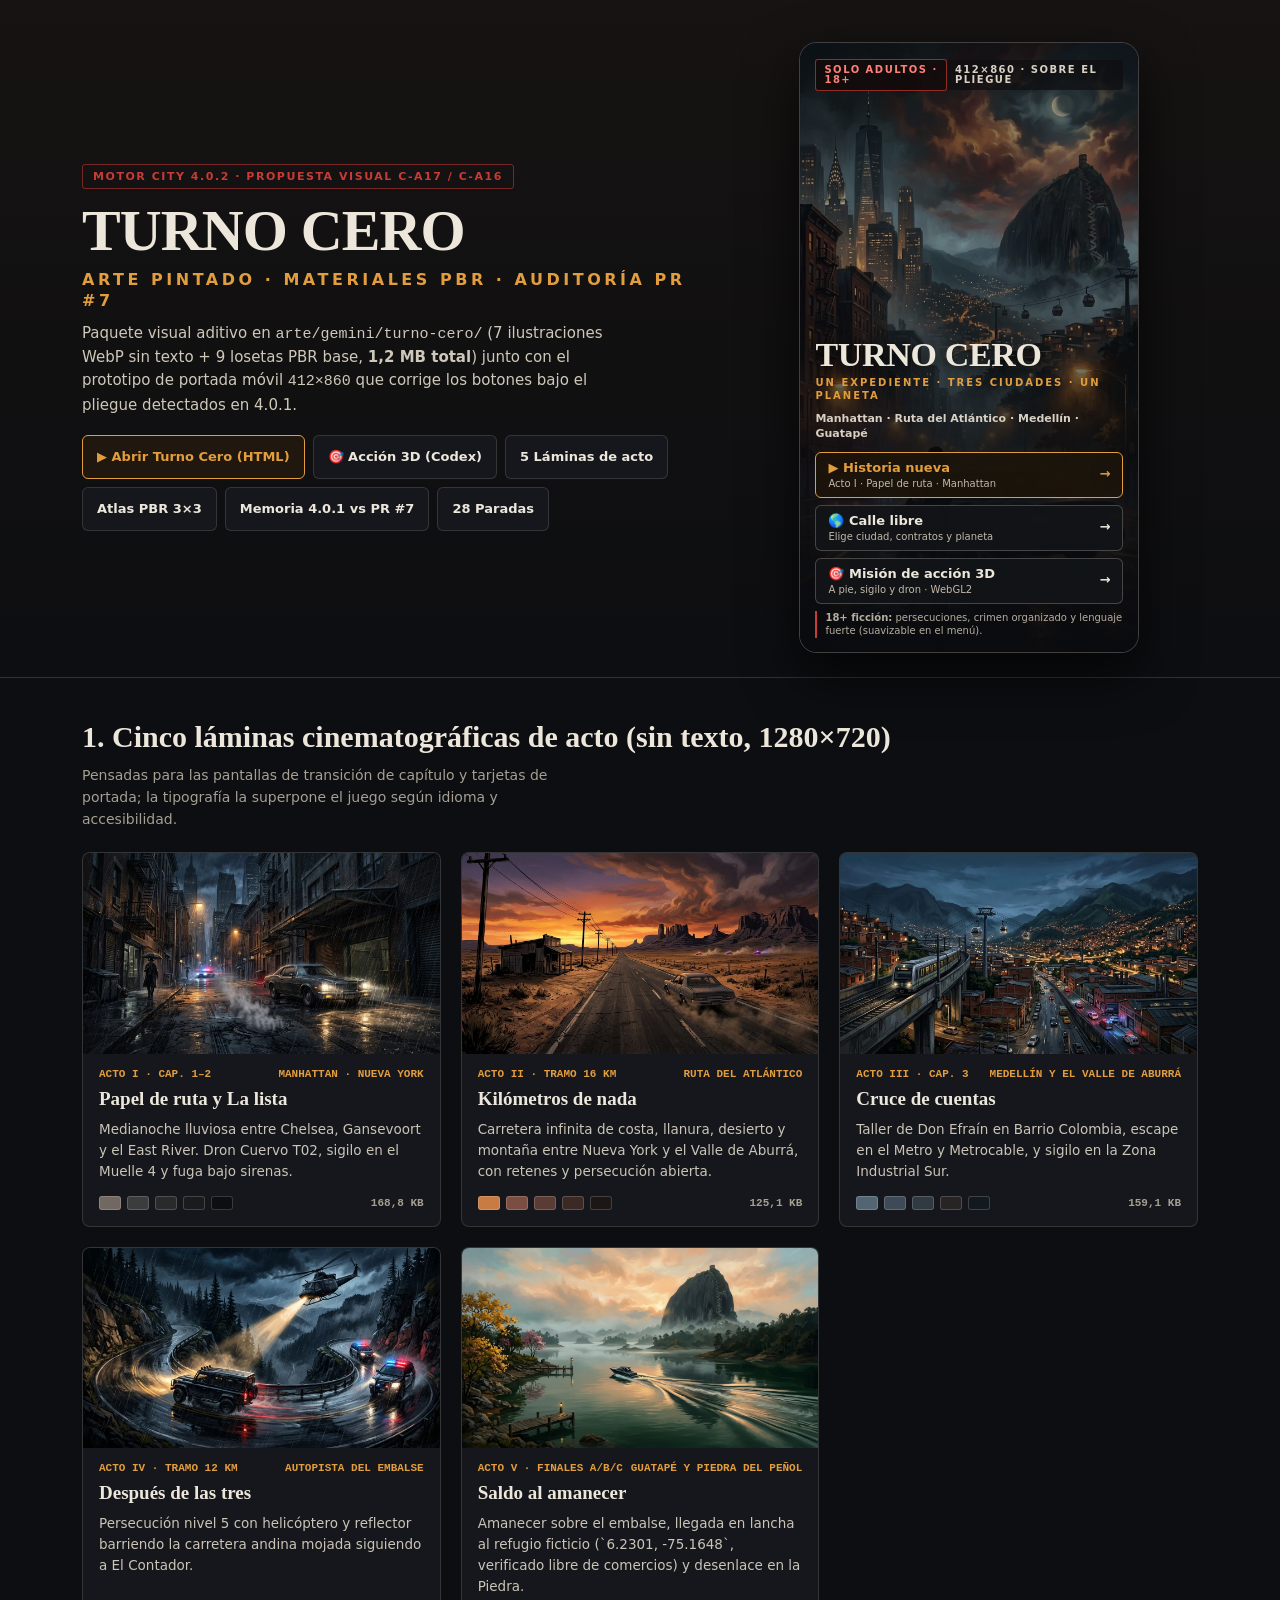
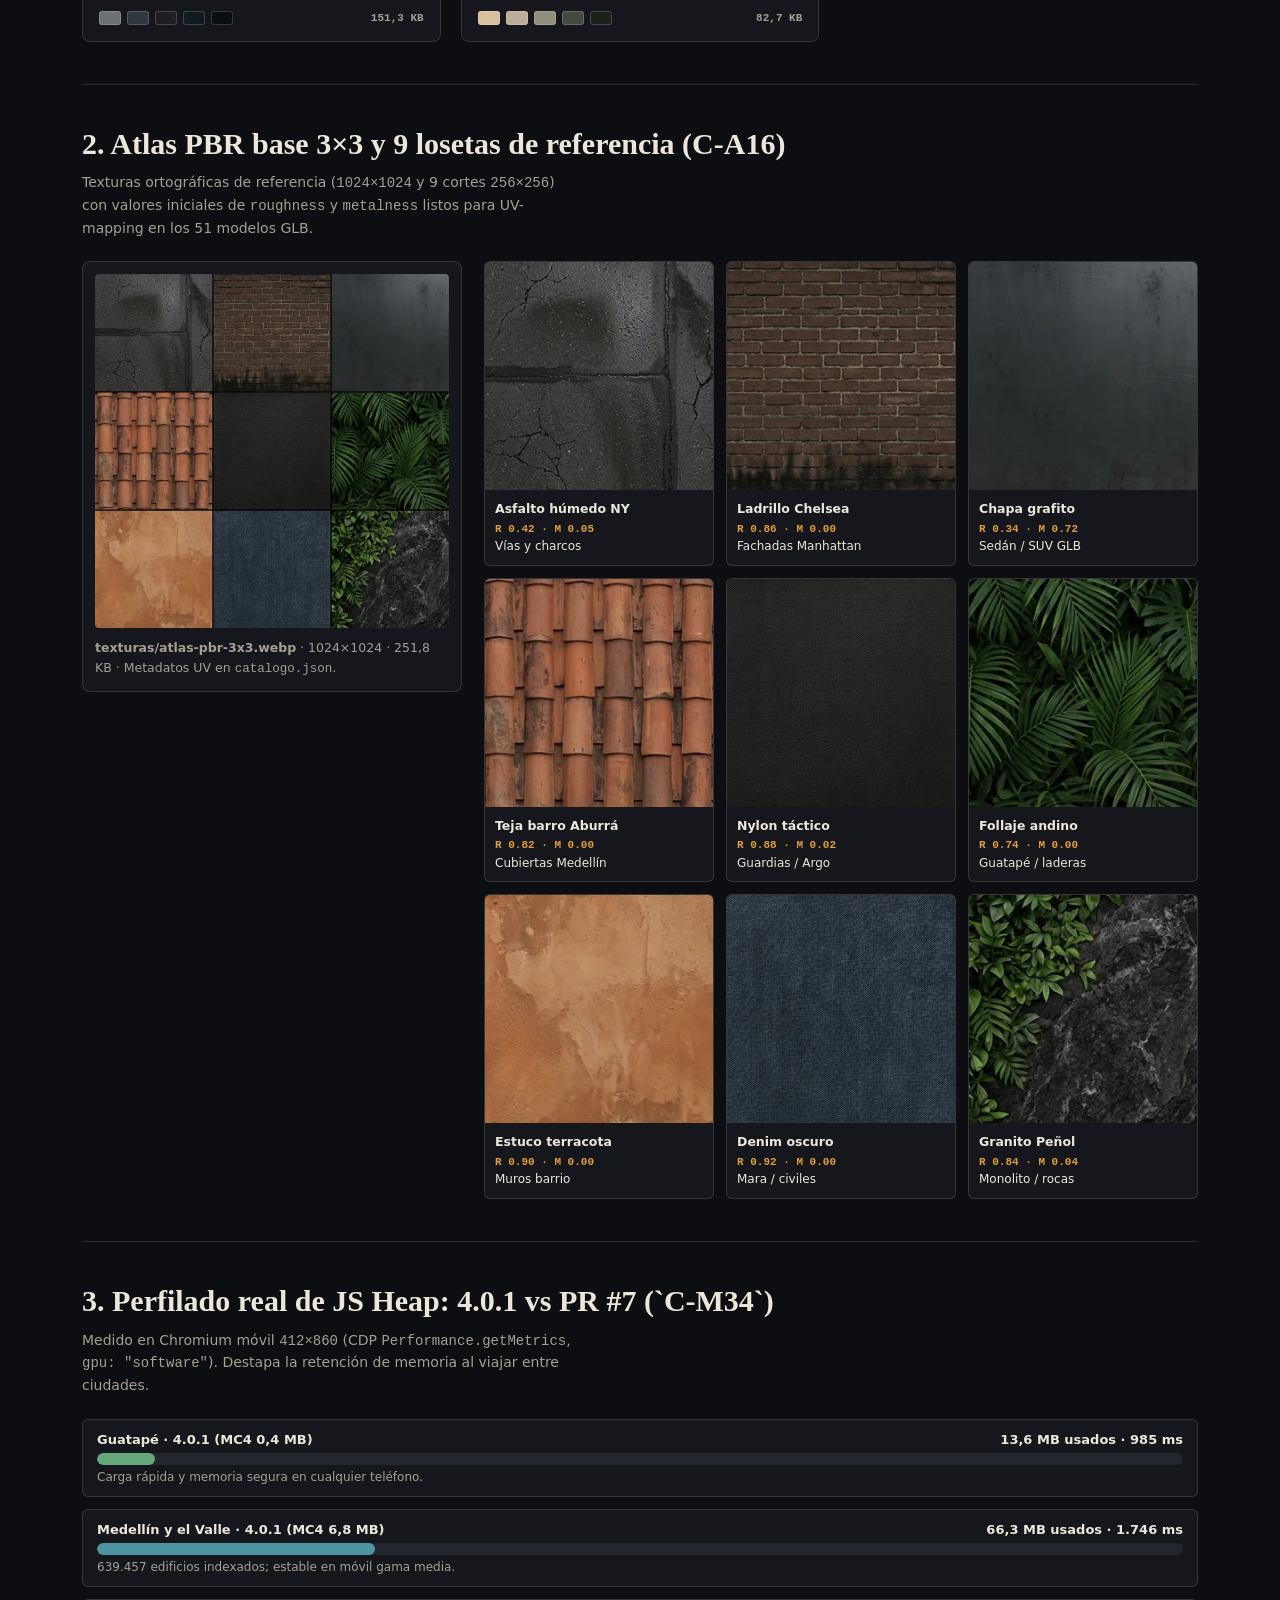
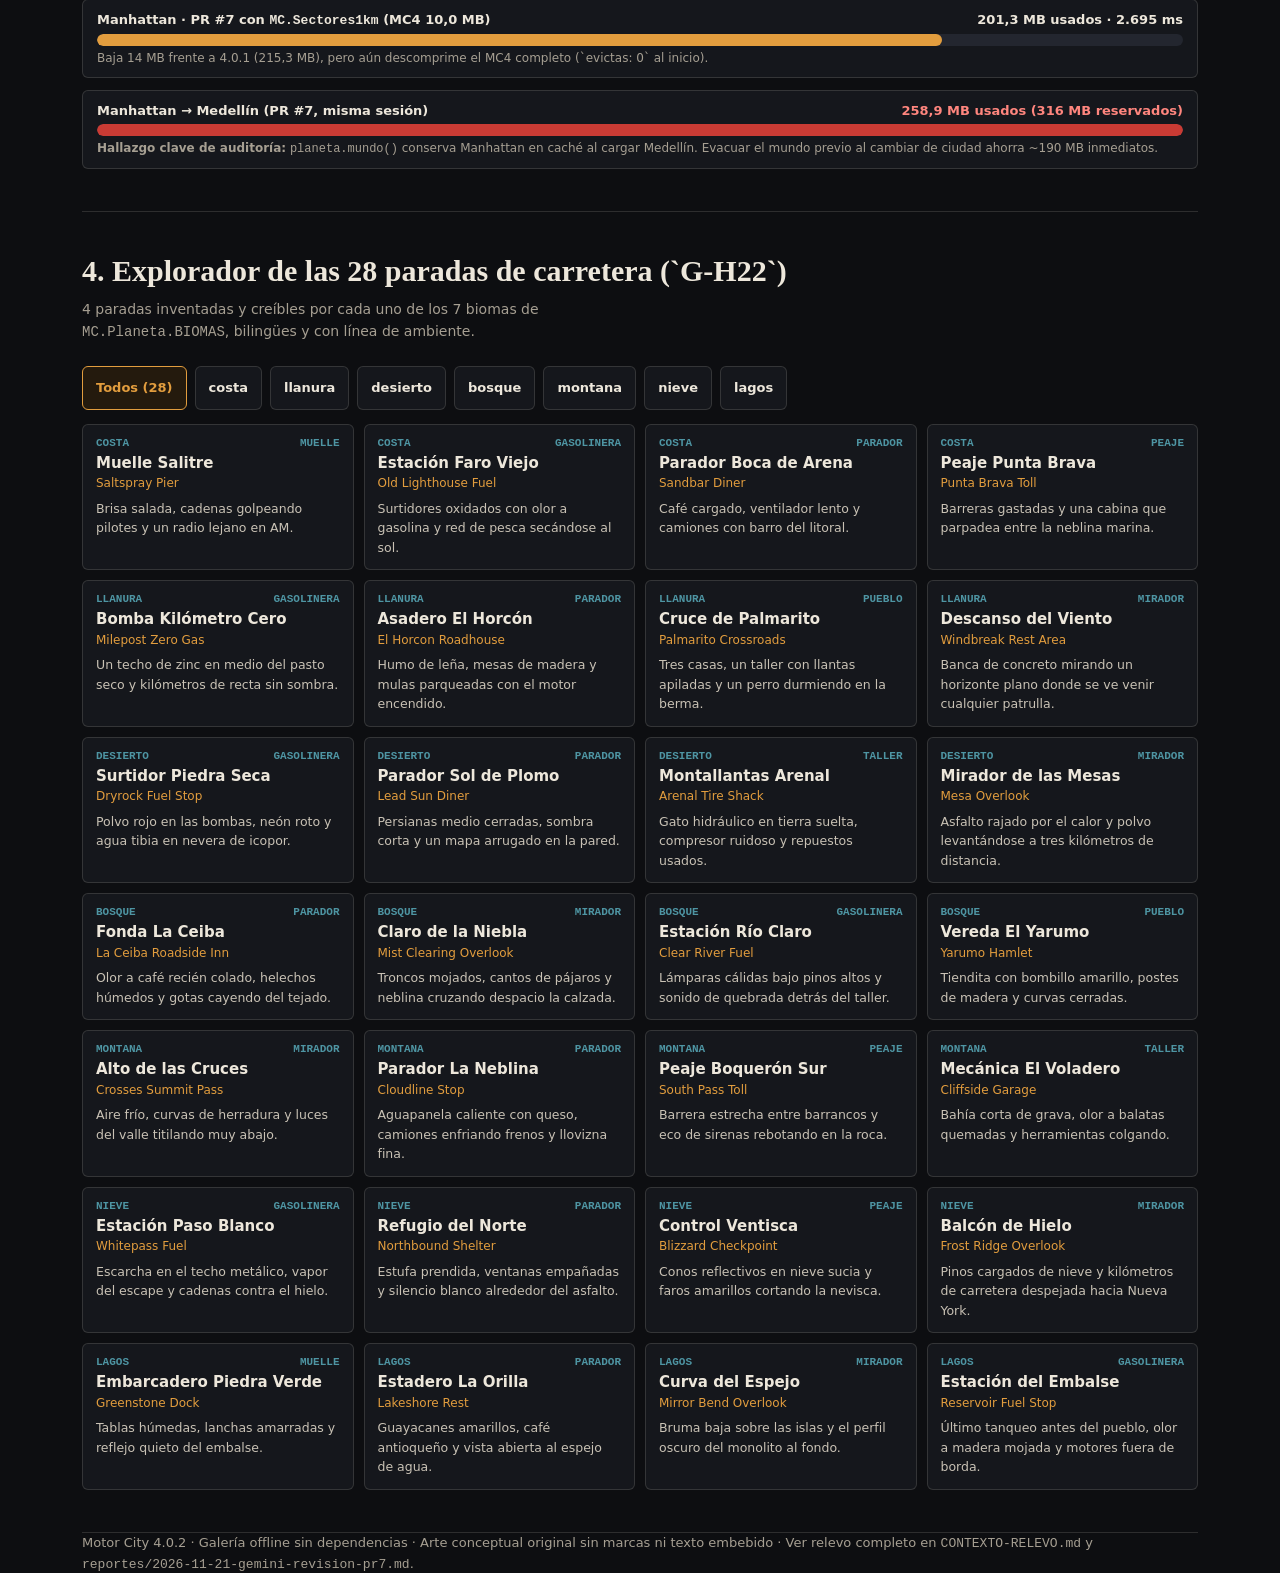
<file: motor-city/arte/gemini/turno-cero/galeria.html>
<!doctype html>
<html lang="es-CO">
<head>
<meta charset="utf-8">
<meta name="viewport" content="width=device-width,initial-scale=1,viewport-fit=cover">
<meta name="theme-color" content="#0d0e11">
<title>Turno Cero · Atlas de Arte, Materiales PBR y Auditoría 4.0.2</title>
<style>
:root{
  --bg:#0d0e11;
  --surf:#15171c;
  --surf2:#1c1f26;
  --ink:#ede7db;
  --muted:#a69f92;
  --amber:#e29d3e;
  --crimson:#c93b34;
  --teal:#4e95a3;
  --ok:#65a87a;
  --line:rgba(237,231,219,.14);
  --serif:Georgia,'Times New Roman',serif;
  --sans:system-ui,-apple-system,'Segoe UI',Roboto,sans-serif;
  --mono:ui-monospace,SFMono-Regular,Menlo,Consolas,monospace;
}
*{box-sizing:border-box}
html{scroll-behavior:smooth;background:var(--bg);color:var(--ink)}
body{margin:0;font:15px/1.55 var(--sans);background:var(--bg);color:var(--ink);-webkit-font-smoothing:antialiased}
a{color:var(--amber);text-decoration-thickness:1px;text-underline-offset:3px}
a:focus-visible,button:focus-visible,select:focus-visible{outline:2px solid var(--amber);outline-offset:2px}
img{display:block;max-width:100%;height:auto}

.wrap{max-width:1180px;margin:0 auto;padding:0 clamp(16px,3.5vw,32px)}
header.mast{
  border-bottom:1px solid var(--line);
  background:linear-gradient(180deg,#161312 0%,var(--bg) 100%);
  padding:clamp(22px,4vw,42px) 0 24px;
}
.mast-grid{display:grid;gap:24px;grid-template-columns:1.25fr .9fr;align-items:center}
@media (max-width:860px){.mast-grid{grid-template-columns:1fr}}
.tag{display:inline-flex;align-items:center;gap:8px;font:700 11px/1 var(--sans);letter-spacing:.14em;text-transform:uppercase;color:var(--crimson);border:1px solid rgba(201,59,52,.55);padding:6px 10px;border-radius:3px}
h1{margin:14px 0 10px;font:700 clamp(34px,6vw,58px)/.96 var(--serif);letter-spacing:-.015em;text-transform:uppercase}
h1 span{display:block;font:600 clamp(13px,2vw,16px)/1.35 var(--sans);letter-spacing:.22em;color:var(--amber);margin-top:10px}
.lead{margin:0 0 18px;color:#cfc8ba;max-width:56ch}
.nav-pills{display:flex;flex-wrap:wrap;gap:8px}
.nav-pills a{
  display:inline-flex;align-items:center;min-height:44px;padding:0 14px;
  border:1px solid var(--line);border-radius:6px;background:var(--surf);
  color:var(--ink);text-decoration:none;font:600 13px var(--sans)
}
.nav-pills a.pri{border-color:var(--amber);background:#20180e;color:var(--amber)}

/* Live 412x860 above-the-fold cover prototype */
.phone-frame{
  width:min(100%,340px);margin:0 auto;
  aspect-ratio:412/740;
  border-radius:18px;border:1px solid rgba(237,231,219,.24);
  overflow:hidden;position:relative;background:#0a0b0e;
  box-shadow:0 22px 54px rgba(0,0,0,.68);
}
.phone-frame img{position:absolute;inset:0;width:100%;height:100%;object-fit:cover;object-position:center 38%}
.phone-scrim{
  position:absolute;inset:0;
  background:linear-gradient(180deg,rgba(10,11,14,.58) 0%,rgba(10,11,14,.12) 34%,rgba(10,11,14,.86) 66%,rgba(10,11,14,.97) 100%);
}
.phone-ui{
  position:relative;z-index:2;height:100%;padding:16px 15px 14px;
  display:flex;flex-direction:column;justify-content:space-between;text-align:left;
}
.phone-top{display:flex;justify-content:space-between;align-items:center;font:800 10px/1 var(--sans);letter-spacing:.15em;text-transform:uppercase}
.phone-top .adult{color:#ff8078;background:rgba(20,10,10,.78);border:1px solid rgba(201,59,52,.7);padding:5px 8px;border-radius:3px}
.phone-top .ver{color:#d8d0c2;background:rgba(13,14,17,.7);padding:5px 8px;border-radius:3px}
.phone-cta h2{margin:0;font:700 34px/.92 var(--serif);letter-spacing:-.01em;text-transform:uppercase;text-shadow:0 3px 16px #000}
.phone-cta .sub{margin:6px 0 10px;font:700 10px/1.3 var(--sans);letter-spacing:.2em;text-transform:uppercase;color:var(--amber)}
.phone-cta .route{margin:0 0 10px;font:600 11px/1.35 var(--sans);color:#d7d0c3}
.mock-btn{
  display:flex;align-items:center;justify-content:space-between;width:100%;min-height:44px;
  padding:8px 12px;margin-bottom:7px;border-radius:6px;text-decoration:none;
  font:800 13px/1.15 var(--sans);border:1px solid var(--amber);background:rgba(28,20,10,.92);color:var(--amber);
}
.mock-btn small{display:block;font:500 10px var(--sans);color:#c2b9aa;margin-top:2px}
.mock-btn.sec{border-color:rgba(237,231,219,.24);background:rgba(18,20,24,.9);color:var(--ink)}
.phone-note{margin:2px 0 0;font:500 10px/1.35 var(--sans);color:#b5aea0;border-left:2px solid var(--crimson);padding-left:8px}

section{padding:42px 0;border-bottom:1px solid var(--line)}
.sec-head{display:flex;flex-wrap:wrap;justify-content:space-between;align-items:flex-end;gap:12px;margin-bottom:22px}
.sec-head h2{margin:0;font:700 clamp(22px,3.2vw,30px)/1.12 var(--serif)}
.sec-head p{margin:0;color:var(--muted);max-width:56ch;font-size:14px}

/* Acts gallery */
.acts-grid{display:grid;gap:20px;grid-template-columns:repeat(auto-fit,minmax(300px,1fr))}
.act-card{background:var(--surf);border:1px solid var(--line);border-radius:8px;overflow:hidden;display:flex;flex-direction:column}
.act-card figure{margin:0;position:relative;aspect-ratio:16/9;background:#08090b;overflow:hidden}
.act-card figure img{width:100%;height:100%;object-fit:cover;transition:transform .4s ease}
.act-card:hover figure img{transform:scale(1.02)}
.act-body{padding:15px 16px 16px;display:flex;flex-direction:column;gap:8px;flex:1}
.act-meta{display:flex;justify-content:space-between;align-items:center;font:700 11px/1 var(--mono);color:var(--amber);text-transform:uppercase}
.act-body h3{margin:0;font:700 19px/1.2 var(--serif)}
.act-body p{margin:0;font-size:13.5px;color:#cbc4b7}
.swatches{display:flex;gap:6px;margin-top:auto;padding-top:6px;align-items:center}
.sw{width:22px;height:14px;border-radius:3px;border:1px solid rgba(255,255,255,.18)}
.sw-cap{margin-left:auto;font:600 11px var(--mono);color:var(--muted)}

/* PBR section */
.pbr-layout{display:grid;gap:22px;grid-template-columns:minmax(260px,380px) 1fr;align-items:start}
@media (max-width:860px){.pbr-layout{grid-template-columns:1fr}}
.atlas-box{background:var(--surf);border:1px solid var(--line);border-radius:8px;padding:12px}
.atlas-box img{border-radius:4px;width:100%}
.atlas-box figcaption{margin-top:10px;font-size:12.5px;color:var(--muted)}
.tiles-grid{display:grid;gap:12px;grid-template-columns:repeat(auto-fill,minmax(175px,1fr))}
.tile-card{background:var(--surf);border:1px solid var(--line);border-radius:6px;overflow:hidden}
.tile-card img{width:100%;aspect-ratio:1/1;object-fit:cover}
.tile-info{padding:9px 10px;font-size:12px}
.tile-info b{display:block;color:var(--ink);font-size:12.5px}
.tile-info code{color:var(--amber);font:600 11px var(--mono)}

/* Memory & Technical diff */
.bars{display:grid;gap:12px;margin-top:8px}
.bar-row{background:var(--surf);border:1px solid var(--line);border-radius:6px;padding:12px 14px}
.bar-top{display:flex;justify-content:space-between;gap:10px;font:600 13px var(--sans);margin-bottom:6px}
.bar-track{height:12px;background:#23262f;border-radius:999px;overflow:hidden}
.bar-fill{height:100%;border-radius:999px}
.bar-sub{margin-top:5px;font:500 12px var(--sans);color:var(--muted)}

/* Filterable stops table */
.controls{display:flex;flex-wrap:wrap;gap:8px;margin-bottom:14px}
.controls button{
  min-height:44px;padding:0 13px;border-radius:6px;border:1px solid var(--line);
  background:var(--surf);color:var(--ink);font:600 13px var(--sans);cursor:pointer
}
.controls button[aria-pressed="true"]{border-color:var(--amber);background:#241a0d;color:var(--amber)}
.stops-grid{display:grid;gap:10px;grid-template-columns:repeat(auto-fill,minmax(260px,1fr))}
.stop-card{background:var(--surf);border:1px solid var(--line);border-radius:6px;padding:12px 13px}
.stop-card .st-head{display:flex;justify-content:space-between;gap:8px;font:700 11px var(--mono);color:var(--teal);text-transform:uppercase}
.stop-card h4{margin:5px 0 2px;font:700 15px/1.25 var(--sans)}
.stop-card .en{font-size:12px;color:var(--amber);margin:0 0 6px}
.stop-card p{margin:0;font-size:12.5px;color:#c9c2b5}

footer{padding:28px 0 42px;color:var(--muted);font-size:13px}
@media (prefers-reduced-motion:reduce){*{transition:none!important;scroll-behavior:auto!important}}
</style>
</head>
<body>
<header class="mast">
  <div class="wrap mast-grid">
    <div>
      <div class="tag">Motor City 4.0.2 · Propuesta visual C‑A17 / C‑A16</div>
      <h1>Turno Cero<span>Arte pintado · Materiales PBR · Auditoría PR #7</span></h1>
      <p class="lead">
        Paquete visual aditivo en <code>arte/gemini/turno-cero/</code> (7 ilustraciones WebP sin texto + 9 losetas PBR base, <strong>1,2 MB total</strong>) junto con el prototipo de portada móvil <code>412×860</code> que corrige los botones bajo el pliegue detectados en 4.0.1.
      </p>
      <div class="nav-pills">
        <a class="pri" href="../../../dist/juegos/getaway.html">▶ Abrir Turno Cero (HTML)</a>
        <a href="../../../dist/juegos/turno-cero-accion-3d.html">🎯 Acción 3D (Codex)</a>
        <a href="#actos">5 Láminas de acto</a>
        <a href="#pbr">Atlas PBR 3×3</a>
        <a href="#memoria">Memoria 4.0.1 vs PR #7</a>
        <a href="#paradas">28 Paradas</a>
      </div>
    </div>

    <div class="phone-frame" aria-label="Prototipo de portada 412 por 860 sobre el pliegue">
      <img src="./portada-turno-cero.webp" alt="Portada vertical pintada de Turno Cero con Manhattan, Medellín y la Piedra del Peñol">
      <div class="phone-scrim"></div>
      <div class="phone-ui">
        <div class="phone-top">
          <span class="adult">Solo adultos · 18+</span>
          <span class="ver">412×860 · sobre el pliegue</span>
        </div>
        <div class="phone-cta">
          <h2>Turno Cero</h2>
          <div class="sub">Un expediente · Tres ciudades · Un planeta</div>
          <p class="route">Manhattan · Ruta del Atlántico · Medellín · Guatapé</p>
          <a class="mock-btn" href="../../../dist/juegos/getaway.html">
            <span>▶ Historia nueva<small>Acto I · Papel de ruta · Manhattan</small></span>
            <span>→</span>
          </a>
          <a class="mock-btn sec" href="../../../dist/juegos/getaway.html">
            <span>🌎 Calle libre<small>Elige ciudad, contratos y planeta</small></span>
            <span>→</span>
          </a>
          <a class="mock-btn sec" href="../../../dist/juegos/turno-cero-accion-3d.html">
            <span>🎯 Misión de acción 3D<small>A pie, sigilo y dron · WebGL2</small></span>
            <span>→</span>
          </a>
          <p class="phone-note"><b>18+ ficción:</b> persecuciones, crimen organizado y lenguaje fuerte (suavizable en el menú).</p>
        </div>
      </div>
    </div>
  </div>
</header>

<main class="wrap">
  <section id="actos">
    <div class="sec-head">
      <h2>1. Cinco láminas cinematográficas de acto (sin texto, 1280×720)</h2>
      <p>Pensadas para las pantallas de transición de capítulo y tarjetas de portada; la tipografía la superpone el juego según idioma y accesibilidad.</p>
    </div>
    <div class="acts-grid" id="actsGrid"></div>
  </section>

  <section id="pbr">
    <div class="sec-head">
      <h2>2. Atlas PBR base 3×3 y 9 losetas de referencia (C‑A16)</h2>
      <p>Texturas ortográficas de referencia (<code>1024×1024</code> y 9 cortes <code>256×256</code>) con valores iniciales de <code>roughness</code> y <code>metalness</code> listos para UV-mapping en los 51 modelos GLB.</p>
    </div>
    <div class="pbr-layout">
      <figure class="atlas-box" style="margin:0">
        <img src="./texturas/atlas-pbr-3x3.webp" alt="Atlas PBR ortográfico 3 por 3 con asfalto, ladrillo, metal, teja, tela táctica y granito">
        <figcaption><b>texturas/atlas-pbr-3x3.webp</b> · 1024×1024 · 251,8 KB · Metadatos UV en <code>catalogo.json</code>.</figcaption>
      </figure>
      <div class="tiles-grid" id="tilesGrid"></div>
    </div>
  </section>

  <section id="memoria">
    <div class="sec-head">
      <h2>3. Perfilado real de JS Heap: 4.0.1 vs PR #7 (`C‑M34`)</h2>
      <p>Medido en Chromium móvil <code>412×860</code> (CDP <code>Performance.getMetrics</code>, <code>gpu: "software"</code>). Destapa la retención de memoria al viajar entre ciudades.</p>
    </div>
    <div class="bars">
      <div class="bar-row">
        <div class="bar-top"><span>Guatapé · 4.0.1 (MC4 0,4 MB)</span><span>13,6 MB usados · 985 ms</span></div>
        <div class="bar-track"><div class="bar-fill" style="width:5.3%;background:var(--ok)"></div></div>
        <div class="bar-sub">Carga rápida y memoria segura en cualquier teléfono.</div>
      </div>
      <div class="bar-row">
        <div class="bar-top"><span>Medellín y el Valle · 4.0.1 (MC4 6,8 MB)</span><span>66,3 MB usados · 1.746 ms</span></div>
        <div class="bar-track"><div class="bar-fill" style="width:25.6%;background:var(--teal)"></div></div>
        <div class="bar-sub">639.457 edificios indexados; estable en móvil gama media.</div>
      </div>
      <div class="bar-row">
        <div class="bar-top"><span>Manhattan · PR #7 con <code>MC.Sectores1km</code> (MC4 10,0 MB)</span><span>201,3 MB usados · 2.695 ms</span></div>
        <div class="bar-track"><div class="bar-fill" style="width:77.8%;background:var(--amber)"></div></div>
        <div class="bar-sub">Baja 14 MB frente a 4.0.1 (215,3 MB), pero aún descomprime el MC4 completo (`evictas: 0` al inicio).</div>
      </div>
      <div class="bar-row">
        <div class="bar-top"><span>Manhattan → Medellín (PR #7, misma sesión)</span><span style="color:#ff867e">258,9 MB usados (316 MB reservados)</span></div>
        <div class="bar-track"><div class="bar-fill" style="width:100%;background:var(--crimson)"></div></div>
        <div class="bar-sub"><b>Hallazgo clave de auditoría:</b> <code>planeta.mundo()</code> conserva Manhattan en caché al cargar Medellín. Evacuar el mundo previo al cambiar de ciudad ahorra ~190 MB inmediatos.</div>
      </div>
    </div>
  </section>

  <section id="paradas">
    <div class="sec-head">
      <h2>4. Explorador de las 28 paradas de carretera (`G‑H22`)</h2>
      <p>4 paradas inventadas y creíbles por cada uno de los 7 biomas de <code>MC.Planeta.BIOMAS</code>, bilingües y con línea de ambiente.</p>
    </div>
    <div class="controls" id="biomaBtns" role="group" aria-label="Filtrar paradas por bioma"></div>
    <div class="stops-grid" id="stopsGrid"></div>
  </section>
</main>

<footer class="wrap">
  Motor City 4.0.2 · Galería offline sin dependencias · Arte conceptual original sin marcas ni texto embebido · Ver relevo completo en <code>CONTEXTO-RELEVO.md</code> y <code>reportes/2026-11-21-gemini-revision-pr7.md</code>.
</footer>

<script>
const ACTOS = [
  { num:'Acto I · Cap. 1–2', ciudad:'Manhattan · Nueva York', titulo:'Papel de ruta y La lista', archivo:'./acto1-manhattan.webp', kb:'168,8 KB', desc:'Medianoche lluviosa entre Chelsea, Gansevoort y el East River. Dron Cuervo T02, sigilo en el Muelle 4 y fuga bajo sirenas.', pal:['#726862','#3c3b3d','#292a2c','#1a1b1c','#0c0e11'] },
  { num:'Acto II · Tramo 16 km', ciudad:'Ruta del Atlántico', titulo:'Kilómetros de nada', archivo:'./acto2-ruta-atlantico.webp', kb:'125,1 KB', desc:'Carretera infinita de costa, llanura, desierto y montaña entre Nueva York y el Valle de Aburrá, con retenes y persecución abierta.', pal:['#c87c44','#7c4e41','#5b3c34','#3b2924','#1c1615'] },
  { num:'Acto III · Cap. 3', ciudad:'Medellín y el Valle de Aburrá', titulo:'Cruce de cuentas', archivo:'./acto3-medellin-metro.webp', kb:'159,1 KB', desc:'Taller de Don Efraín en Barrio Colombia, escape en el Metro y Metrocable, y sigilo en la Zona Industrial Sur.', pal:['#536572','#3e4a55','#313941','#282424','#121a20'] },
  { num:'Acto IV · Tramo 12 km', ciudad:'Autopista del Embalse', titulo:'Después de las tres', archivo:'./acto4-autopista-embalse.webp', kb:'151,3 KB', desc:'Persecución nivel 5 con helicóptero y reflector barriendo la carretera andina mojada siguiendo a El Contador.', pal:['#6c7175','#2e363e','#1f1f23','#121a21','#080e13'] },
  { num:'Acto V · Finales A/B/C', ciudad:'Guatapé y Piedra del Peñol', titulo:'Saldo al amanecer', archivo:'./acto5-guatape-amanecer.webp', kb:'82,7 KB', desc:'Amanecer sobre el embalse, llegada en lancha al refugio ficticio (`6.2301, -75.1648`, verificado libre de comercios) y desenlace en la Piedra.', pal:['#dbc09e','#bbad97','#908e7c','#434b3e','#192118'] }
];

const TILES = [
  ['01-asfalto-manhattan.webp','Asfalto húmedo NY','R 0.42 · M 0.05','Vías y charcos'],
  ['02-ladrillo-manhattan.webp','Ladrillo Chelsea','R 0.86 · M 0.00','Fachadas Manhattan'],
  ['03-carroceria-grafito.webp','Chapa grafito','R 0.34 · M 0.72','Sedán / SUV GLB'],
  ['04-teja-medellin.webp','Teja barro Aburrá','R 0.82 · M 0.00','Cubiertas Medellín'],
  ['05-nylon-tactico.webp','Nylon táctico','R 0.88 · M 0.02','Guardias / Argo'],
  ['06-follaje-tropical.webp','Follaje andino','R 0.74 · M 0.00','Guatapé / laderas'],
  ['07-revoque-terracota.webp','Estuco terracota','R 0.90 · M 0.00','Muros barrio'],
  ['08-mezclilla-oscura.webp','Denim oscuro','R 0.92 · M 0.00','Mara / civiles'],
  ['09-granito-penol.webp','Granito Peñol','R 0.84 · M 0.04','Monolito / rocas']
];

const PARADAS_SAMPLE = [
  {b:'costa',t:'muelle',es:'Muelle Salitre',en:'Saltspray Pier',a:'Brisa salada, cadenas golpeando pilotes y un radio lejano en AM.'},
  {b:'costa',t:'gasolinera',es:'Estación Faro Viejo',en:'Old Lighthouse Fuel',a:'Surtidores oxidados con olor a gasolina y red de pesca secándose al sol.'},
  {b:'costa',t:'parador',es:'Parador Boca de Arena',en:'Sandbar Diner',a:'Café cargado, ventilador lento y camiones con barro del litoral.'},
  {b:'costa',t:'peaje',es:'Peaje Punta Brava',en:'Punta Brava Toll',a:'Barreras gastadas y una cabina que parpadea entre la neblina marina.'},
  {b:'llanura',t:'gasolinera',es:'Bomba Kilómetro Cero',en:'Milepost Zero Gas',a:'Un techo de zinc en medio del pasto seco y kilómetros de recta sin sombra.'},
  {b:'llanura',t:'parador',es:'Asadero El Horcón',en:'El Horcon Roadhouse',a:'Humo de leña, mesas de madera y mulas parqueadas con el motor encendido.'},
  {b:'llanura',t:'pueblo',es:'Cruce de Palmarito',en:'Palmarito Crossroads',a:'Tres casas, un taller con llantas apiladas y un perro durmiendo en la berma.'},
  {b:'llanura',t:'mirador',es:'Descanso del Viento',en:'Windbreak Rest Area',a:'Banca de concreto mirando un horizonte plano donde se ve venir cualquier patrulla.'},
  {b:'desierto',t:'gasolinera',es:'Surtidor Piedra Seca',en:'Dryrock Fuel Stop',a:'Polvo rojo en las bombas, neón roto y agua tibia en nevera de icopor.'},
  {b:'desierto',t:'parador',es:'Parador Sol de Plomo',en:'Lead Sun Diner',a:'Persianas medio cerradas, sombra corta y un mapa arrugado en la pared.'},
  {b:'desierto',t:'taller',es:'Montallantas Arenal',en:'Arenal Tire Shack',a:'Gato hidráulico en tierra suelta, compresor ruidoso y repuestos usados.'},
  {b:'desierto',t:'mirador',es:'Mirador de las Mesas',en:'Mesa Overlook',a:'Asfalto rajado por el calor y polvo levantándose a tres kilómetros de distancia.'},
  {b:'bosque',t:'parador',es:'Fonda La Ceiba',en:'La Ceiba Roadside Inn',a:'Olor a café recién colado, helechos húmedos y gotas cayendo del tejado.'},
  {b:'bosque',t:'mirador',es:'Claro de la Niebla',en:'Mist Clearing Overlook',a:'Troncos mojados, cantos de pájaros y neblina cruzando despacio la calzada.'},
  {b:'bosque',t:'gasolinera',es:'Estación Río Claro',en:'Clear River Fuel',a:'Lámparas cálidas bajo pinos altos y sonido de quebrada detrás del taller.'},
  {b:'bosque',t:'pueblo',es:'Vereda El Yarumo',en:'Yarumo Hamlet',a:'Tiendita con bombillo amarillo, postes de madera y curvas cerradas.'},
  {b:'montana',t:'mirador',es:'Alto de las Cruces',en:'Crosses Summit Pass',a:'Aire frío, curvas de herradura y luces del valle titilando muy abajo.'},
  {b:'montana',t:'parador',es:'Parador La Neblina',en:'Cloudline Stop',a:'Aguapanela caliente con queso, camiones enfriando frenos y llovizna fina.'},
  {b:'montana',t:'peaje',es:'Peaje Boquerón Sur',en:'South Pass Toll',a:'Barrera estrecha entre barrancos y eco de sirenas rebotando en la roca.'},
  {b:'montana',t:'taller',es:'Mecánica El Voladero',en:'Cliffside Garage',a:'Bahía corta de grava, olor a balatas quemadas y herramientas colgando.'},
  {b:'nieve',t:'gasolinera',es:'Estación Paso Blanco',en:'Whitepass Fuel',a:'Escarcha en el techo metálico, vapor del escape y cadenas contra el hielo.'},
  {b:'nieve',t:'parador',es:'Refugio del Norte',en:'Northbound Shelter',a:'Estufa prendida, ventanas empañadas y silencio blanco alrededor del asfalto.'},
  {b:'nieve',t:'peaje',es:'Control Ventisca',en:'Blizzard Checkpoint',a:'Conos reflectivos en nieve sucia y faros amarillos cortando la nevisca.'},
  {b:'nieve',t:'mirador',es:'Balcón de Hielo',en:'Frost Ridge Overlook',a:'Pinos cargados de nieve y kilómetros de carretera despejada hacia Nueva York.'},
  {b:'lagos',t:'muelle',es:'Embarcadero Piedra Verde',en:'Greenstone Dock',a:'Tablas húmedas, lanchas amarradas y reflejo quieto del embalse.'},
  {b:'lagos',t:'parador',es:'Estadero La Orilla',en:'Lakeshore Rest',a:'Guayacanes amarillos, café antioqueño y vista abierta al espejo de agua.'},
  {b:'lagos',t:'mirador',es:'Curva del Espejo',en:'Mirror Bend Overlook',a:'Bruma baja sobre las islas y el perfil oscuro del monolito al fondo.'},
  {b:'lagos',t:'gasolinera',es:'Estación del Embalse',en:'Reservoir Fuel Stop',a:'Último tanqueo antes del pueblo, olor a madera mojada y motores fuera de borda.'}
];

document.getElementById('actsGrid').innerHTML = ACTOS.map(a => `
  <article class="act-card">
    <figure><img src="${a.archivo}" alt="${a.num} — ${a.ciudad}" loading="lazy"></figure>
    <div class="act-body">
      <div class="act-meta"><span>${a.num}</span><span>${a.ciudad}</span></div>
      <h3>${a.titulo}</h3>
      <p>${a.desc}</p>
      <div class="swatches">
        ${a.pal.map(c => `<span class="sw" style="background:${c}" title="${c}"></span>`).join('')}
        <span class="sw-cap">${a.kb}</span>
      </div>
    </div>
  </article>
`).join('');

document.getElementById('tilesGrid').innerHTML = TILES.map(([f,n,rm,uso]) => `
  <div class="tile-card">
    <img src="./texturas/tiles/${f}" alt="${n}" loading="lazy">
    <div class="tile-info"><b>${n}</b><code>${rm}</code><div>${uso}</div></div>
  </div>
`).join('');

const biomas = ['todos','costa','llanura','desierto','bosque','montana','nieve','lagos'];
let activo = 'todos';
function renderParadas() {
  document.getElementById('biomaBtns').innerHTML = biomas.map(b =>
    `<button type="button" aria-pressed="${activo===b}" data-b="${b}">${b==='todos'?'Todos (28)':b}</button>`
  ).join('');
  const list = activo === 'todos' ? PARADAS_SAMPLE : PARADAS_SAMPLE.filter(p => p.b === activo);
  document.getElementById('stopsGrid').innerHTML = list.map(p => `
    <article class="stop-card">
      <div class="st-head"><span>${p.b}</span><span>${p.t}</span></div>
      <h4>${p.es}</h4>
      <p class="en">${p.en}</p>
      <p>${p.a}</p>
    </article>
  `).join('');
}
document.getElementById('biomaBtns').addEventListener('click', e => {
  const b = e.target.closest('button'); if (!b) return;
  activo = b.dataset.b; renderParadas();
});
renderParadas();
</script>
</body>
</html>
</file>
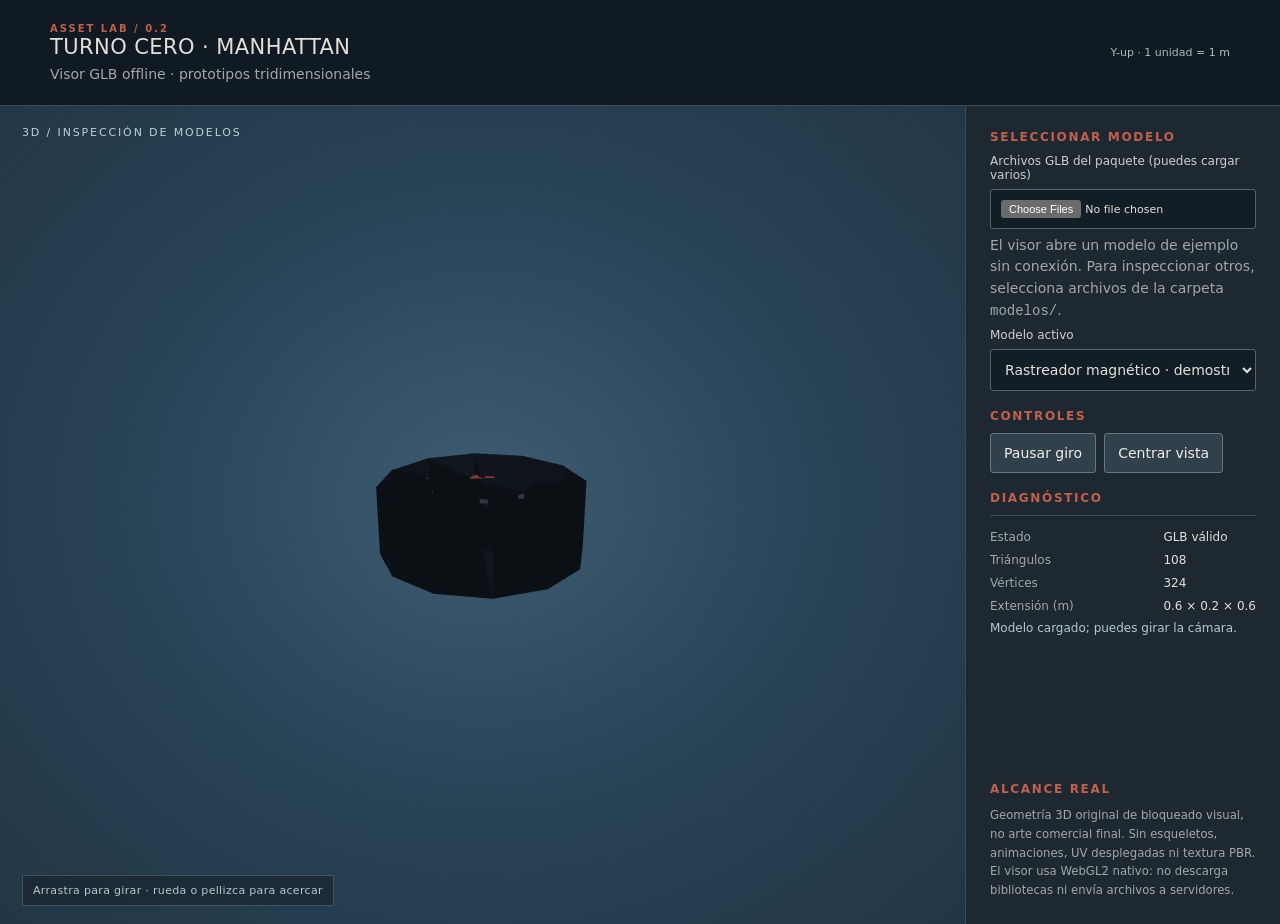
<file: motor-city/juegos/getaway/arte3d/visor-3d.html>
<!doctype html><html lang="es"><head><meta charset="utf-8"><meta name="viewport" content="width=device-width,initial-scale=1"><title>Turno Cero · Laboratorio 3D</title><style>
:root{color-scheme:dark;--bg:#101a23;--panel:#1d2831;--line:#3e4a52;--type:#e4e0d8;--mute:#a1a8aa;--accent:#c3604c}
*{box-sizing:border-box}body{margin:0;background:var(--bg);color:var(--type);font-family:system-ui,-apple-system,Arial,sans-serif;font-size:14px}header{padding:19px clamp(16px,4vw,50px);border-bottom:1px solid var(--line);display:flex;align-items:center;gap:20px;justify-content:space-between}header h1{font-size:21px;letter-spacing:.02em;font-weight:540;margin:0}header strong{font-size:10px;letter-spacing:.20em;color:var(--accent)}header p{margin:5px 0 0;color:var(--mute)}main{display:grid;grid-template-columns:minmax(0,1fr) 315px;min-height:calc(100svh - 82px)}.stage{background:radial-gradient(ellipse at 50% 48%,#2b3b47 0,#14212b 53%,#0e151a 100%);position:relative;min-height:410px;overflow:hidden}canvas{width:100%;height:100%;position:absolute;inset:0;touch-action:none;cursor:grab}.hint{position:absolute;bottom:18px;left:22px;color:#bec6c9;font-size:11px;letter-spacing:.03em;background:#17222a99;padding:8px 10px;border:1px solid #45515b}.cross{position:absolute;top:20px;left:22px;color:#a4afb2;font-size:11px;letter-spacing:.17em}aside{background:var(--panel);border-left:1px solid var(--line);padding:24px;display:flex;flex-direction:column;gap:18px}h2{font-size:12px;letter-spacing:.14em;text-transform:uppercase;margin:0 0 10px;color:var(--accent)}label{display:block;color:#cbd0cf;margin-bottom:7px;font-size:12px}input[type=file],select{width:100%;background:#121e26;color:var(--type);border:1px solid #576269;padding:10px;font:inherit;border-radius:3px}input[type=file]{font-size:11px}select{height:42px}p{line-height:1.55;color:var(--mute);margin:6px 0}dl{display:grid;grid-template-columns:1fr auto;row-gap:9px;column-gap:7px;border-top:1px solid var(--line);padding-top:14px;margin:0;font-size:12px}dt{color:var(--mute)}dd{margin:0;font-variant-numeric:tabular-nums}button{background:#31414b;color:#f1ede5;border:1px solid #6a777c;padding:11px 13px;cursor:pointer;font:inherit;border-radius:3px}button:hover{background:#42545e}.btns{display:flex;flex-wrap:wrap;gap:8px}small{color:var(--mute);line-height:1.6}#status{font-size:12px;color:#b6c9d0;min-height:30px}.accent{color:var(--accent)}@media(max-width:720px){main{grid-template-columns:1fr}.stage{min-height:55svh}aside{border:0;border-top:1px solid var(--line);padding:19px}header h1{font-size:17px}header{padding:15px 18px}}
</style></head><body><header><div><strong>ASSET LAB / 0.2</strong><h1>TURNO CERO · MANHATTAN</h1><p>Visor GLB offline · prototipos tridimensionales</p></div><div style="font-size:11px;color:#afbbbc">Y-up · 1 unidad = 1 m</div></header><main><div class="stage"><div class="cross">3D / INSPECCIÓN DE MODELOS</div><canvas id="scene" aria-label="Visor tridimensional interactivo"></canvas><div class="hint">Arrastra para girar · rueda o pellizca para acercar</div></div><aside><section><h2>Seleccionar modelo</h2><label for="glbs">Archivos GLB del paquete (puedes cargar varios)</label><input id="glbs" type="file" accept=".glb,model/gltf-binary" multiple><p>El visor abre un modelo de ejemplo sin conexión. Para inspeccionar otros, selecciona archivos de la carpeta <code>modelos/</code>.</p><label for="model">Modelo activo</label><select id="model"><option value="default">Rastreador magnético · demostración</option></select></section><section><h2>Controles</h2><div class="btns"><button id="spin" type="button">Pausar giro</button><button id="reset" type="button">Centrar vista</button></div></section><section><h2>Diagnóstico</h2><dl><dt>Estado</dt><dd id="state">Inicializando</dd><dt>Triángulos</dt><dd id="faces">—</dd><dt>Vértices</dt><dd id="vertices">—</dd><dt>Extensión (m)</dt><dd id="extent">—</dd></dl><p id="status" role="status"></p></section><section style="margin-top:auto"><h2>Alcance real</h2><small>Geometría 3D original de bloqueado visual, no arte comercial final. Sin esqueletos, animaciones, UV desplegadas ni textura PBR. El visor usa WebGL2 nativo: no descarga bibliotecas ni envía archivos a servidores.</small></section></aside></main>
<script>
'use strict';
const DEMO='[base64]/T9VD4K1yM+2bk0I0JgZT4K1yM+CtejPfT9VD694w0+2bk0I0JgZT4K1yM+CtejPUJgZT694w0+AAAAAPT9VD4AAAAA2bk0I/T9VD4K1yM+CtejPfT9VD694w0+AAAAAEJgZT4AAAAACtejPUJgZT694w0+2bk0I0JgZT4K1yM+2bk0I/T9VD4K1yM+CtejvfT9VD694w0+CtejvUJgZT694w0+2bk0I/T9VD4K1yM+CtejvUJgZT694w0+2bk0I0JgZT4K1yM+AAAAAPT9VD4AAAAACtejvfT9VD694w0+2bk0I/[base64]/8wQ1vwAAAADzBDW/8wQ1vwAAAADzBDW/8wQ1vwAAAADzBDW/8wQ1vwAAAADzBDW/8wQ1vwAAAADzBDW/AAAAAAAAgD8AAAAAAAAAAAAAgD8AAAAAAAAAAAAAgD8AAAAAAAAAAAAAgL8AAAAAAAAAAAAAgL8AAAAAAAAAAAAAgL8AAAAA7oOEvgAAAADqRne/7oOEvgAAAADqRne/7oOEvgAAAADqRne/7oOEvgAAAADqRne/7oOEvgAAAADqRne/7oOEvgAAAADqRne/AAAAAAAAgD8AAAAAAAAAAAAAgD8AAAAAAAAAAAAAgD8AAAAAAAAAAAAAgL8AAAAAAAAAAAAAgL8AAAAAAAAAAAAAgL8AAAAA7oOEPgAAAADqRne/7oOEPgAAAADqRne/7oOEPgAAAADqRne/7oOEPgAAAADqRne/7oOEPgAAAADqRne/7oOEPgAAAADqRne/AAAAAAAAgD8AAACAAAAAAAAAgD8AAACAAAAAAAAAgD8AAACAAAAAAAAAgL8AAAAAAAAAAAAAgL8AAAAAAAAAAAAAgL8AAAAA8wQ1PwAAAADzBDW/8wQ1PwAAAADzBDW/8wQ1PwAAAADzBDW/8wQ1PwAAAADzBDW/8wQ1PwAAAADzBDW/8wQ1PwAAAADzBDW/[base64]/8wQ1PwAAAADzBDU/8wQ1PwAAAADzBDU/8wQ1PwAAAIDzBDU/8wQ1PwAAAIDzBDU/8wQ1PwAAAIDzBDU/AAAAAAAAgD8AAAAAAAAAAAAAgD8AAAAAAAAAAAAAgD8AAAAAAAAAAAAAgL8AAAAAAAAAAAAAgL8AAAAAAAAAAAAAgL8AAAAA7oOEPgAAAADqRnc/7oOEPgAAAADqRnc/7oOEPgAAAADqRnc/7oOEPgAAAIDqRnc/7oOEPgAAAIDqRnc/7oOEPgAAAIDqRnc/AAAAAAAAgD8AAAAAAAAAAAAAgD8AAAAAAAAAAAAAgD8AAAAAAAAAAAAAgL8AAAAAAAAAAAAAgL8AAAAAAAAAAAAAgL8AAAAA7oOEvgAAAADqRnc/7oOEvgAAAADqRnc/7oOEvgAAAADqRnc/7oOEvgAAAADqRnc/7oOEvgAAAADqRnc/7oOEvgAAAADqRnc/AAAAAAAAgD8AAAAAAAAAAAAAgD8AAAAAAAAAAAAAgD8AAAAAAAAAAAAAgL8AAACAAAAAAAAAgL8AAACAAAAAAAAAgL8AAACA8wQ1vwAAAADzBDU/8wQ1vwAAAADzBDU/8wQ1vwAAAADzBDU/8wQ1vwAAAADzBDU/8wQ1vwAAAADzBDU/8wQ1vwAAAADzBDU/[base64]/8wQ1vwAAAADzBDW/8wQ1vwAAAADzBDW/8wQ1vwAAAADzBDW/8wQ1vwAAAADzBDW/8wQ1vwAAAADzBDW/AAAAAAAAgD8AAAAAAAAAAAAAgD8AAAAAAAAAAAAAgD8AAAAAAAAAAAAAgL8AAAAAAAAAAAAAgL8AAAAAAAAAAAAAgL8AAAAA7oOEvgAAAADqRne/7oOEvgAAAADqRne/7oOEvgAAAADqRne/7oOEvgAAAADqRne/7oOEvgAAAADqRne/7oOEvgAAAADqRne/AAAAAAAAgD8AAAAAAAAAAAAAgD8AAAAAAAAAAAAAgD8AAAAAAAAAAAAAgL8AAAAAAAAAAAAAgL8AAAAAAAAAAAAAgL8AAAAA7oOEPgAAAADqRne/7oOEPgAAAADqRne/7oOEPgAAAADqRne/7oOEPgAAAADqRne/7oOEPgAAAADqRne/7oOEPgAAAADqRne/AAAAAAAAgD8AAACAAAAAAAAAgD8AAACAAAAAAAAAgD8AAACAAAAAAAAAgL8AAAAAAAAAAAAAgL8AAAAAAAAAAAAAgL8AAAAA8wQ1PwAAAADzBDW/8wQ1PwAAAADzBDW/8wQ1PwAAAADzBDW/8wQ1PwAAAADzBDW/8wQ1PwAAAADzBDW/8wQ1PwAAAADzBDW/[base64]/8wQ1PwAAAADzBDU/8wQ1PwAAAADzBDU/8wQ1PwAAAIDzBDU/8wQ1PwAAAIDzBDU/8wQ1PwAAAIDzBDU/AAAAAAAAgD8AAAAAAAAAAAAAgD8AAAAAAAAAAAAAgD8AAAAAAAAAAAAAgL8AAAAAAAAAAAAAgL8AAAAAAAAAAAAAgL8AAAAA7oOEPgAAAADqRnc/7oOEPgAAAADqRnc/7oOEPgAAAADqRnc/7oOEPgAAAIDqRnc/7oOEPgAAAIDqRnc/7oOEPgAAAIDqRnc/AAAAAAAAgD8AAAAAAAAAAAAAgD8AAAAAAAAAAAAAgD8AAAAAAAAAAAAAgL8AAAAAAAAAAAAAgL8AAAAAAAAAAAAAgL8AAAAA7oOEvgAAAADqRnc/7oOEvgAAAADqRnc/7oOEvgAAAADqRnc/7oOEvgAAAADqRnc/7oOEvgAAAADqRnc/7oOEvgAAAADqRnc/AAAAAAAAgD8AAAAAAAAAAAAAgD8AAAAAAAAAAAAAgD8AAAAAAAAAAAAAgL8AAACAAAAAAAAAgL8AAACAAAAAAAAAgL8AAACA8wQ1vwAAAADzBDU/8wQ1vwAAAADzBDU/8wQ1vwAAAADzBDU/8wQ1vwAAAADzBDU/8wQ1vwAAAADzBDU/8wQ1vwAAAADzBDU/[base64]/xEYIP8RGCD/ERgg/xEYIP8RGCD/ERgg/xEYIP8RGCD/ERgg/xEYIP8RGCD/ERgg/xEYIP8RGCD/ERgg/xEYIP8RGCD/ERgg/xEYIP8RGCD/ERgg/xEYIP8RGCD/ERgg/xEYIP8RGCD/ERgg/xEYIP8RGCD/ERgg/xEYIP8RGCD/ERgg/xEYIP8RGCD/ERgg/xEYIP8RGCD/ERgg/xEYIP8RGCD/ERgg/xEYIP8RGCD/ERgg/xEYIP8RGCD/ERgg/xEYIP8RGCD/ERgg/xEYIP8RGCD/ERgg/xEYIP8RGCD/ERgg/xEYIP8RGCD/ERgg/xEYIP8RGCD/ERgg/xEYIP8RGCD/ERgg/xEYIP8RGCD/ERgg/xEYIP8RGCD/ERgg/xEYIP8RGCD/ERgg/xEYIP8RGCD/ERgg/xEYIP8RGCD/ERgg/xEYIP8RGCD/ERgg/xEYIP8RGCD/ERgg/xEYIP8RGCD/ERgg/xEYIP8RGCD/ERgg/xEYIP8RGCD/ERgg/xEYIP8RGCD/ERgg/xEYIP8RGCD/ERgg/xEYIP8RGCD/ERgg/xEYIP8RGCD/ERgg/xEYIP8RGCD/ERgg/xEYIP8RGCD/ERgg/xEYIP8RGCD/ERgg/xEYIP8RGCD/ERgg/xEYIP8RGCD/ERgg/xEYIP8RGCD/ERgg/xEYIP8RGCD/ERgg/xEYIP8RGCD/ERgg/xEYIP8RGCD/ERgg/xEYIP8RGCD/ERgg/xEYIP8RGCD/ERgg/xEYIP8RGCD/R1Vj/0dVY/9HVWP/R1Vj/0dVY/9HVWP/R1Vj/0dVY/9HVWP/R1Vj/0dVY/9HVWP/R1Vj/0dVY/9HVWP/R1Vj/0dVY/9HVWP/R1Vj/0dVY/9HVWP/R1Vj/0dVY/9HVWP/R1Vj/0dVY/9HVWP/R1Vj/0dVY/9HVWP/R1Vj/0dVY/9HVWP/R1Vj/0dVY/9HVWP/R1Vj/0dVY/9HVWP/R1Vj/0dVY/9HVWP/R1Vj/0dVY/9HVWP/R1Vj/0dVY/9HVWP/R1Vj/0dVY/9HVWP/R1Vj/0dVY/9HVWP/R1Vj/0dVY/9HVWP/R1Vj/0dVY/9HVWP/R1Vj/0dVY/9HVWP/R1Vj/0dVY/9HVWP/R1Vj/0dVY/9HVWP/R1Vj/0dVY/9HVWP/R1Vj/0dVY/9HVWP/R1Vj/0dVY/9HVWP/R1Vj/0dVY/9HVWP/R1Vj/0dVY/9HVWP/R1Vj/0dVY/9HVWP/R1Vj/0dVY/9HVWP/R1Vj/0dVY/9HVWP/R1Vj/0dVY/9HVWP/R1Vj/0dVY/9HVWP/R1Vj/0dVY/9HVWP/R1Vj/0dVY/9HVWP/R1Vj/0dVY/9HVWP/R1Vj/0dVY/9HVWP/R1Vj/0dVY/9HVWP/R1Vj/0dVY/9HVWP/R1Vj/0dVY/9HVWP/R1Vj/0dVY/9HVWP/R1Vj/0dVY/9HVWP/R1Vj/0dVY/9HVWP/R1Vj/0dVY/9HVWP/R1Vj/0dVY/9HVWP/R1Vj/0dVY/9HVWP/R1Vj/0dVY/9HVWP/R1Vj/0dVY/9HVWP/wlVC/8JVQv/CVUL/wlVC/8JVQv/CVUL/wlVC/8JVQv/CVUL/wlVC/8JVQv/CVUL/wlVC/8JVQv/CVUL/wlVC/8JVQv/CVUL/wlVC/8JVQv/CVUL/wlVC/8JVQv/CVUL/wlVC/8JVQv/CVUL/wlVC/8JVQv/CVUL/wlVC/8JVQv/CVUL/wlVC/8JVQv/CVUL/[base64]/[base64]/AAAAP0AAAD+AAAA/[base64]';
const canvas=document.querySelector('#scene'), gl=canvas.getContext('webgl2',{alpha:true,antialias:true});
const node=id=>document.getElementById(id),status=msg=>node('status').textContent=msg;
let buf=null, idxCount=0, yaw=-.6,pitch=.38,zoom=1,spin=true, cx=[0,0,0],dim=1, fScale=1;
const entries=new Map();
const psrc=`#version 300 es\nprecision highp float;in vec3 position;in vec3 normal;in vec4 tint;uniform float yaw;uniform float pitch;uniform float dist;uniform float aspect;uniform vec3 center;out vec3 vcolor;out float shade;void main(){vec3 p=position-center;float c=cos(yaw),s=sin(yaw);p=vec3(c*p.x+s*p.z,p.y,-s*p.x+c*p.z);c=cos(pitch);s=sin(pitch);p=vec3(p.x,c*p.y-s*p.z,s*p.y+c*p.z);p.z-=dist;float z=-p.z;gl_Position=vec4(p.x*1.75/aspect,p.y*1.75,z*.96,z);vec3 n=normalize(normal);vcolor=tint.rgb;shade=.66+.34*max(0.,dot(n,normalize(vec3(.4,.7,.6))));}`;
const fsrc=`#version 300 es\nprecision highp float;in vec3 vcolor;in float shade;out vec4 fragColor;void main(){fragColor=vec4(vcolor*shade,1.);}`;
function shader(type,src){const a=gl.createShader(type);gl.shaderSource(a,src);gl.compileShader(a);if(!gl.getShaderParameter(a,gl.COMPILE_STATUS))throw Error(gl.getShaderInfoLog(a));return a}
let program,vao, uniforms={};
if(gl){try{program=gl.createProgram();gl.attachShader(program,shader(gl.VERTEX_SHADER,psrc));gl.attachShader(program,shader(gl.FRAGMENT_SHADER,fsrc));gl.linkProgram(program);if(!gl.getProgramParameter(program,gl.LINK_STATUS))throw Error(gl.getProgramInfoLog(program));gl.useProgram(program);vao=gl.createVertexArray();uniforms={yaw:gl.getUniformLocation(program,'yaw'),pitch:gl.getUniformLocation(program,'pitch'),dist:gl.getUniformLocation(program,'dist'),aspect:gl.getUniformLocation(program,'aspect'),center:gl.getUniformLocation(program,'center')};gl.enable(gl.DEPTH_TEST);gl.enable(gl.CULL_FACE);gl.disable(gl.CULL_FACE)}catch(e){status(e.message)}}else status('Tu navegador no habilitó WebGL2. Los GLB siguen disponibles para Blender, Godot y otros motores.');
function parseGLB(src){const dv=new DataView(src);if(dv.getUint32(0,true)!==0x46546c67||dv.getUint32(4,true)!==2)throw Error('No es GLB 2.0');let p=12,doc,bin;
 while(p<src.byteLength){let len=dv.getUint32(p,true),type=dv.getUint32(p+4,true),start=p+8;if(type===0x4e4f534a)doc=JSON.parse(new TextDecoder().decode(new Uint8Array(src,start,len)));if(type===0x004e4942)bin=src.slice(start,start+len);p=start+len}
 if(!doc||!bin)throw Error('Archivo GLB incompleto');let primitive=doc.meshes[0].primitives[0];const rd=(ai)=>{const a=doc.accessors[ai],v=doc.bufferViews[a.bufferView],offset=(v.byteOffset||0)+(a.byteOffset||0);const bpc={5121:1,5123:2,5125:4,5126:4}[a.componentType];const typ={SCALAR:1,VEC2:2,VEC3:3,VEC4:4}[a.type];const stride=v.byteStride||bpc*typ;let out;if(a.componentType===5126)out=new Float32Array(a.count*typ);else if(a.componentType===5125)out=new Uint32Array(a.count*typ);else if(a.componentType===5123)out=new Uint16Array(a.count*typ);else out=new Uint8Array(a.count*typ);const d=new DataView(bin);for(let i=0;i<a.count;i++)for(let k=0;k<typ;k++){let pos=offset+i*stride+k*bpc;out[i*typ+k]=a.componentType===5126?d.getFloat32(pos,true):a.componentType===5121?d.getUint8(pos):a.componentType===5123?d.getUint16(pos,true):d.getUint32(pos,true)}return out};
 return {positions:rd(primitive.attributes.POSITION),normals:rd(primitive.attributes.NORMAL),colors:rd(primitive.attributes.COLOR_0),indices:rd(primitive.indices)};
}
function upload(buffer){if(!gl||!program)return;const v=parseGLB(buffer),p=v.positions;let min=[Infinity,Infinity,Infinity],max=[-Infinity,-Infinity,-Infinity];for(let i=0;i<p.length;i+=3)for(let j=0;j<3;j++){min[j]=Math.min(min[j],p[i+j]);max[j]=Math.max(max[j],p[i+j])}cx=min.map((v,i)=>(v+max[i])/2);dim=Math.max(...max.map((v,i)=>v-min[i]),.25);zoom=1;
 if(buf)buf.forEach(o=>gl.deleteBuffer(o));buf=[];gl.bindVertexArray(vao);
 function load(a,loc,components,type,normalized=false){let b=gl.createBuffer();buf.push(b);gl.bindBuffer(gl.ARRAY_BUFFER,b);gl.bufferData(gl.ARRAY_BUFFER,a,gl.STATIC_DRAW);let index=gl.getAttribLocation(program,loc);gl.enableVertexAttribArray(index);gl.vertexAttribPointer(index,components,type,normalized,0,0)}
 load(v.positions,'position',3,gl.FLOAT);load(v.normals,'normal',3,gl.FLOAT);load(v.colors,'tint',4,gl.UNSIGNED_BYTE,true);
 const e=gl.createBuffer();buf.push(e);gl.bindBuffer(gl.ELEMENT_ARRAY_BUFFER,e);gl.bufferData(gl.ELEMENT_ARRAY_BUFFER,v.indices,gl.STATIC_DRAW);idxCount=v.indices.length;
 node('vertices').textContent=(p.length/3).toLocaleString('es');node('faces').textContent=(idxCount/3).toLocaleString('es');node('extent').textContent=max.map((v,i)=>(v-min[i]).toFixed(1)).join(' × ');node('state').textContent='GLB válido';status('Modelo cargado; puedes girar la cámara.');}
function frame(){if(gl&&program){let w=canvas.clientWidth,h=canvas.clientHeight;let scale=Math.min(window.devicePixelRatio||1,2);const px=Math.round(w*scale),py=Math.round(h*scale);if(canvas.width!==px||canvas.height!==py){canvas.width=px;canvas.height=py;gl.viewport(0,0,px,py)}gl.clearColor(.08,.13,.17,0);gl.clear(gl.COLOR_BUFFER_BIT|gl.DEPTH_BUFFER_BIT);if(idxCount){if(spin)yaw+=.003;gl.useProgram(program);gl.bindVertexArray(vao);gl.uniform1f(uniforms.yaw,yaw);gl.uniform1f(uniforms.pitch,pitch);gl.uniform1f(uniforms.dist,Math.max(2,dim*2.05)*zoom);gl.uniform1f(uniforms.aspect,Math.max(.2,w/h));gl.uniform3fv(uniforms.center,cx);gl.drawElements(gl.TRIANGLES,idxCount,gl.UNSIGNED_INT,0)}}requestAnimationFrame(frame)}requestAnimationFrame(frame);
let dragging=false,lastX=0,lastY=0;canvas.addEventListener('pointerdown',e=>{dragging=true;lastX=e.clientX;lastY=e.clientY;canvas.setPointerCapture(e.pointerId)});canvas.addEventListener('pointermove',e=>{if(!dragging)return;yaw+=(e.clientX-lastX)*.009;pitch=Math.max(-1.25,Math.min(1.25,pitch+(e.clientY-lastY)*.007));lastX=e.clientX;lastY=e.clientY});canvas.addEventListener('pointerup',()=>dragging=false);canvas.addEventListener('wheel',e=>{e.preventDefault();zoom=Math.max(.3,Math.min(5,zoom*Math.exp(e.deltaY*.001)))},{passive:false});
node('spin').onclick=()=>{spin=!spin;node('spin').textContent=spin?'Pausar giro':'Reanudar giro'};node('reset').onclick=()=>{yaw=-.6;pitch=.38;zoom=1};
node('glbs').addEventListener('change',async e=>{for(const f of e.target.files){entries.set(f.name,await f.arrayBuffer());let o=document.createElement('option');o.value=f.name;o.textContent=f.name;node('model').append(o)}if(e.target.files.length){node('model').value=e.target.files[0].name;try{upload(entries.get(e.target.files[0].name))}catch(e){status(e.message);node('state').textContent='Error'}}});
node('model').addEventListener('change',e=>{try{upload(entries.get(e.target.value)||Uint8Array.from(atob(DEMO),c=>c.charCodeAt(0)).buffer)}catch(e){status(e.message)}});
try{upload(Uint8Array.from(atob(DEMO),c=>c.charCodeAt(0)).buffer)}catch(e){status(e.message)}
</script></body></html>
</file>
